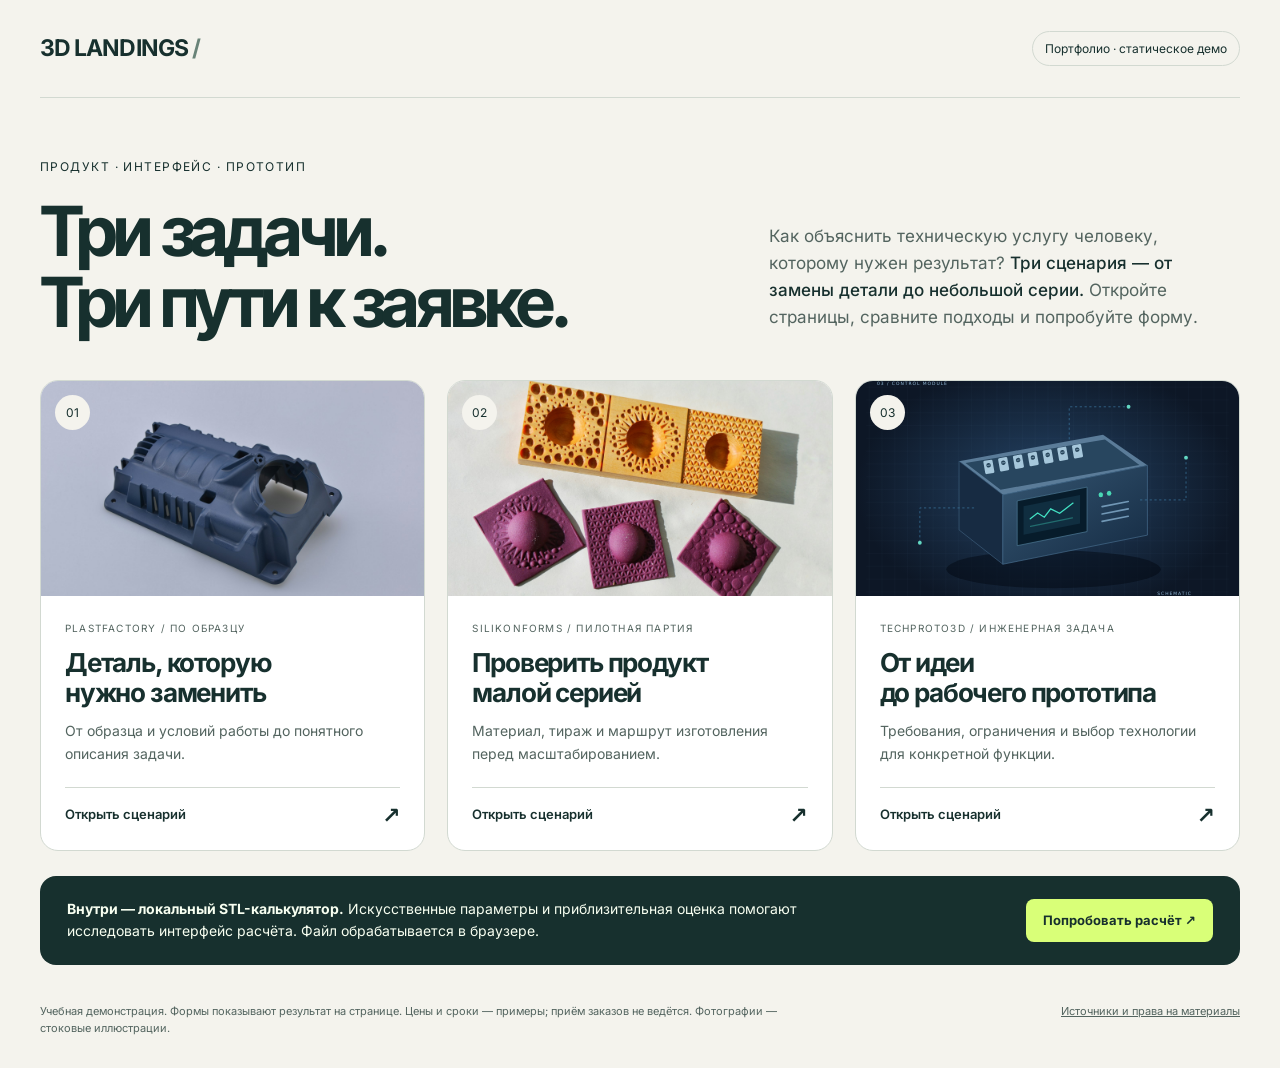
<file: index.html>
<!doctype html>
<html lang="ru">
<head>
  <meta charset="utf-8">
  <meta name="viewport" content="width=device-width, initial-scale=1">
  <meta name="description" content="Три демонстрационных лендинга о прототипах, деталях и пилотных сериях. Статическое портфолио.">
  <meta http-equiv="Content-Security-Policy" content="default-src 'self'; script-src 'none'; style-src 'self' 'unsafe-inline'; img-src 'self'; font-src 'self'; connect-src 'none'; form-action 'none'; base-uri 'none'">
  <title>3D Landings — три задачи, три сценария</title>
  <link rel="icon" href="sites/techproto3d/assets/favicon.svg" type="image/svg+xml">
  <link rel="stylesheet" href="sites/techproto3d/assets/fonts/fonts.css">
  <style>
    :root{color-scheme:light;--ink:#17302e;--muted:#53645f;--paper:#f4f3ed;--line:#d2d9d1;--accent:#d9ff78}
    *{box-sizing:border-box}body{margin:0;background:var(--paper);color:var(--ink);font-family:Inter,system-ui,sans-serif;line-height:1.6}a{color:inherit}a:focus-visible{outline:3px solid #36756a;outline-offset:5px}
    main,header,footer{width:min(1280px,calc(100% - 80px));margin:auto}header{display:flex;justify-content:space-between;align-items:center;padding:30px 0;border-bottom:1px solid var(--line);gap:20px}.wordmark{font-weight:800;letter-spacing:-.04em;font-size:23px}.label{font-size:12px;letter-spacing:.12em;text-transform:uppercase}.pill{padding:7px 12px;border:1px solid var(--line);border-radius:30px;font-size:12px}
    .intro{display:grid;grid-template-columns:1.4fr 1fr;gap:70px;padding:55px 0 43px;align-items:end}h1{font-family:'Inter Tight',Inter,sans-serif;font-size:clamp(42px,5.4vw,76px);line-height:1.02;letter-spacing:-.055em;font-weight:650;margin:18px 0 0}.intro p{max-width:430px;font-size:17px;color:var(--muted);margin:0 0 6px}.intro strong{color:var(--ink);font-weight:500}
    .grid{display:grid;grid-template-columns:repeat(3,minmax(0,1fr));gap:22px}.card{background:#fff;border:1px solid var(--line);border-radius:18px;overflow:hidden;display:flex;flex-direction:column;text-decoration:none;transition:transform .15s,border-color .15s}.card:hover{transform:translateY(-4px);border-color:#668379}.art{height:215px;background:#e6eae5;overflow:hidden;position:relative}.art img{display:block;width:100%;height:100%;object-fit:cover}.number{position:absolute;top:14px;left:14px;border-radius:50%;width:35px;height:35px;display:grid;place-items:center;background:var(--paper);font-size:12px}.body{padding:24px;flex:1;display:flex;flex-direction:column}.body .label{color:var(--muted);font-size:10px}.body h2{font-size:26px;letter-spacing:-.045em;line-height:1.15;margin:12px 0}.body p{font-size:14px;color:var(--muted);margin:0 0 22px}.open{margin-top:auto;display:flex;justify-content:space-between;border-top:1px solid var(--line);padding-top:16px;font-size:13px;font-weight:600}.open span:last-child{font-size:22px;line-height:1}
    .detail{display:flex;justify-content:space-between;align-items:center;gap:30px;background:var(--ink);color:#f8fff1;border-radius:16px;margin:25px 0;padding:22px 27px}.detail p{margin:0;font-size:14px;max-width:770px}.detail a{flex-shrink:0;background:var(--accent);color:var(--ink);padding:11px 17px;border-radius:8px;font-size:13px;font-weight:650;text-decoration:none}footer{display:flex;justify-content:space-between;gap:30px;padding:13px 0 30px;color:var(--muted);font-size:11px}footer p{margin:0;max-width:750px}
    @media(max-width:900px){main,header,footer{width:calc(100% - 36px)}.intro{grid-template-columns:1fr;gap:22px;padding:34px 0}.grid{grid-template-columns:1fr}.art{height:240px}.detail,footer{align-items:flex-start;flex-direction:column;gap:15px}.body h2{font-size:30px}.intro p{max-width:650px}.pill{max-width:155px}.detail a{align-self:flex-start}}
    @media(prefers-reduced-motion:reduce){.card{transition:none}.card:hover{transform:none}}
  </style>
</head>
<body>
  <header><span class="wordmark">3D LANDINGS<span style="color:#698378"> / </span></span><span class="pill">Портфолио · статическое демо</span></header>
  <main>
    <section class="intro"><div><span class="label">Продукт · интерфейс · прототип</span><h1>Три задачи.<br>Три пути к заявке.</h1></div><p>Как объяснить техническую услугу человеку, которому нужен результат? <strong>Три сценария — от замены детали до небольшой серии.</strong> Откройте страницы, сравните подходы и попробуйте форму.</p></section>
    <section class="grid" aria-label="Демонстрационные страницы">
      <a class="card" href="sites/plastfactory/index.html"><div class="art"><img src="sites/plastfactory/assets/img/hero.jpg" alt="Стоковая иллюстрация пластиковой детали"><span class="number">01</span></div><div class="body"><span class="label">PlastFactory / по образцу</span><h2>Деталь, которую<br>нужно заменить</h2><p>От образца и условий работы до понятного описания задачи.</p><div class="open"><span>Открыть сценарий</span><span aria-hidden="true">↗</span></div></div></a>
      <a class="card" href="sites/silikonforms/index.html"><div class="art"><img src="sites/silikonforms/assets/img/mold.jpg" alt="Стоковая иллюстрация формы и деталей"><span class="number">02</span></div><div class="body"><span class="label">SilikonForms / пилотная партия</span><h2>Проверить продукт<br>малой серией</h2><p>Материал, тираж и маршрут изготовления перед масштабированием.</p><div class="open"><span>Открыть сценарий</span><span aria-hidden="true">↗</span></div></div></a>
      <a class="card" href="sites/techproto3d/index.html"><div class="art"><img src="sites/techproto3d/assets/img/device.svg" alt="Авторская схема функционального корпуса"><span class="number">03</span></div><div class="body"><span class="label">TechProto3D / инженерная задача</span><h2>От идеи<br>до рабочего прототипа</h2><p>Требования, ограничения и выбор технологии для конкретной функции.</p><div class="open"><span>Открыть сценарий</span><span aria-hidden="true">↗</span></div></div></a>
    </section>
    <aside class="detail"><p><strong>Внутри — локальный STL-калькулятор.</strong> Искусственные параметры и приблизительная оценка помогают исследовать интерфейс расчёта. Файл обрабатывается в браузере.</p><a href="sites/silikonforms/calc/index.html">Попробовать расчёт ↗</a></aside>
  </main>
  <footer><p>Учебная демонстрация. Формы показывают результат на странице. Цены и сроки — примеры; приём заказов не ведётся. Фотографии — стоковые иллюстрации.</p><a href="THIRD_PARTY_NOTICES.md">Источники и права на материалы</a></footer>
</body>
</html>
</file>
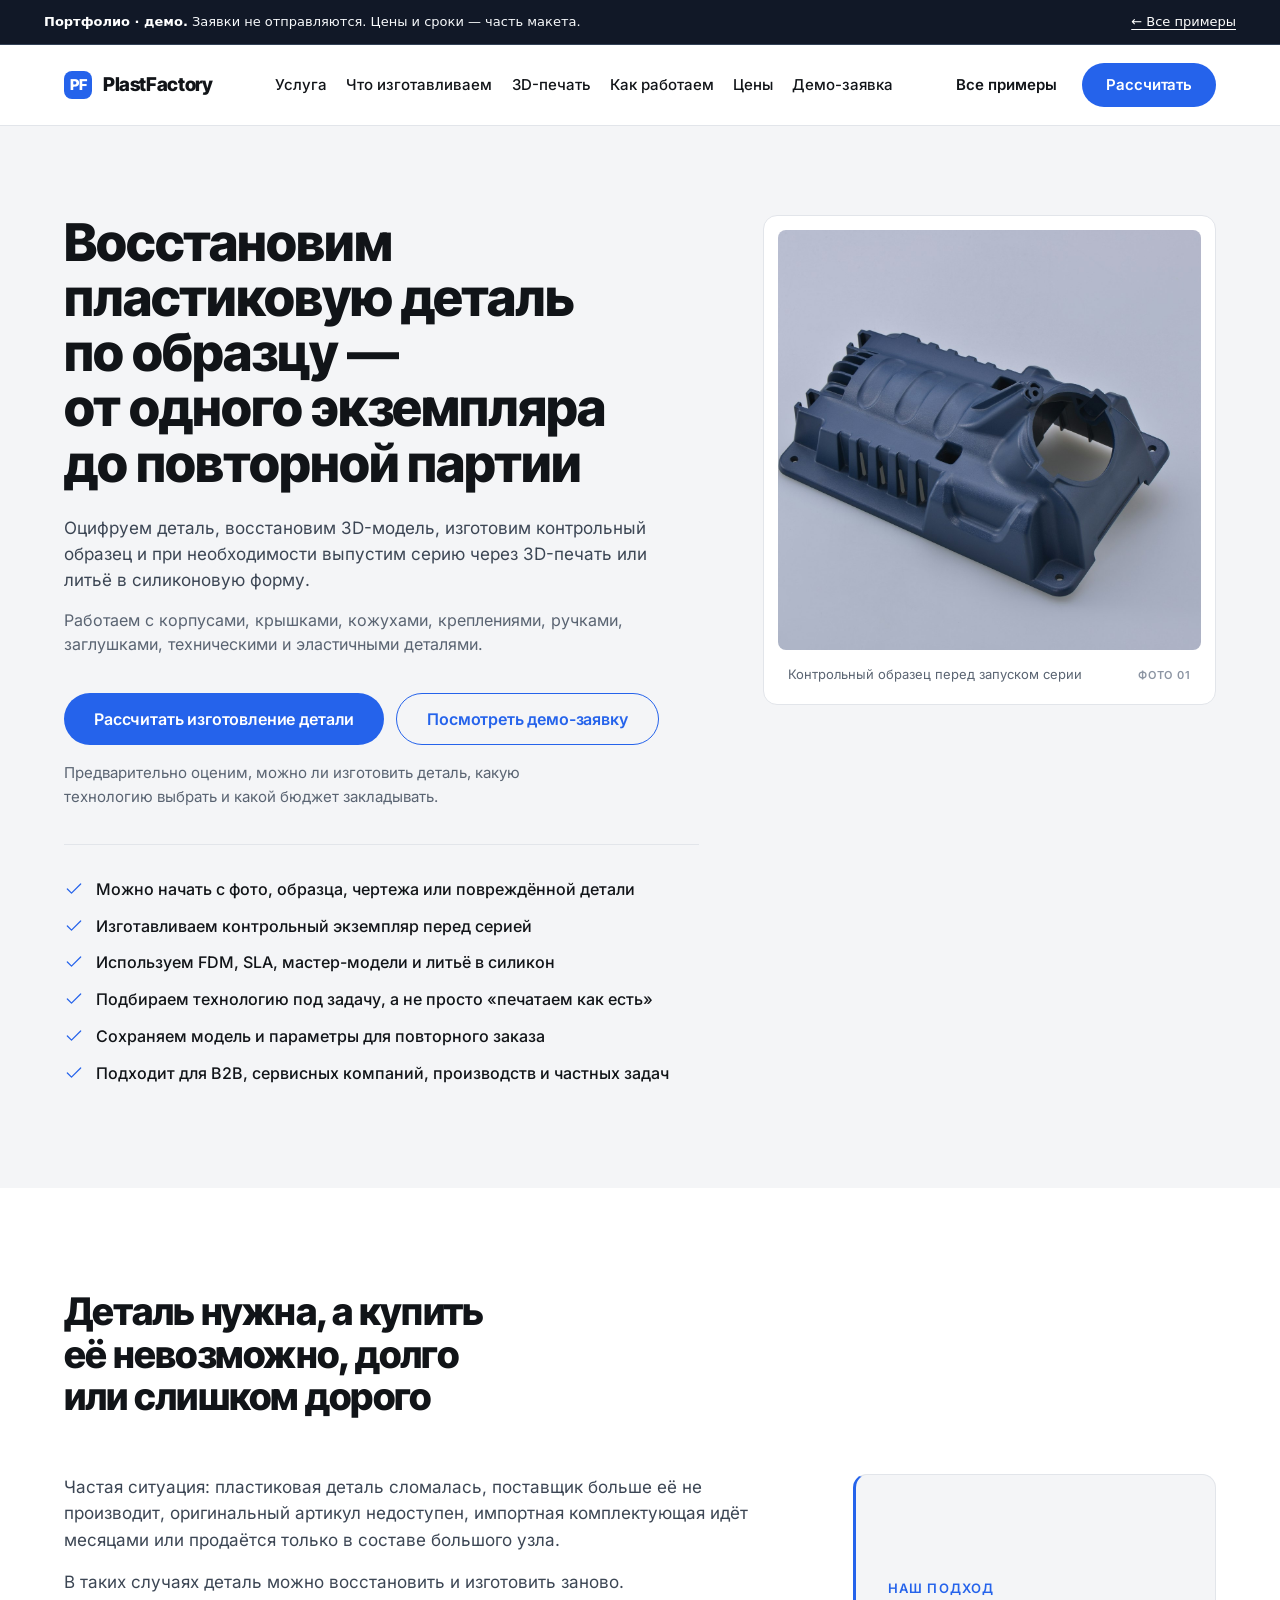
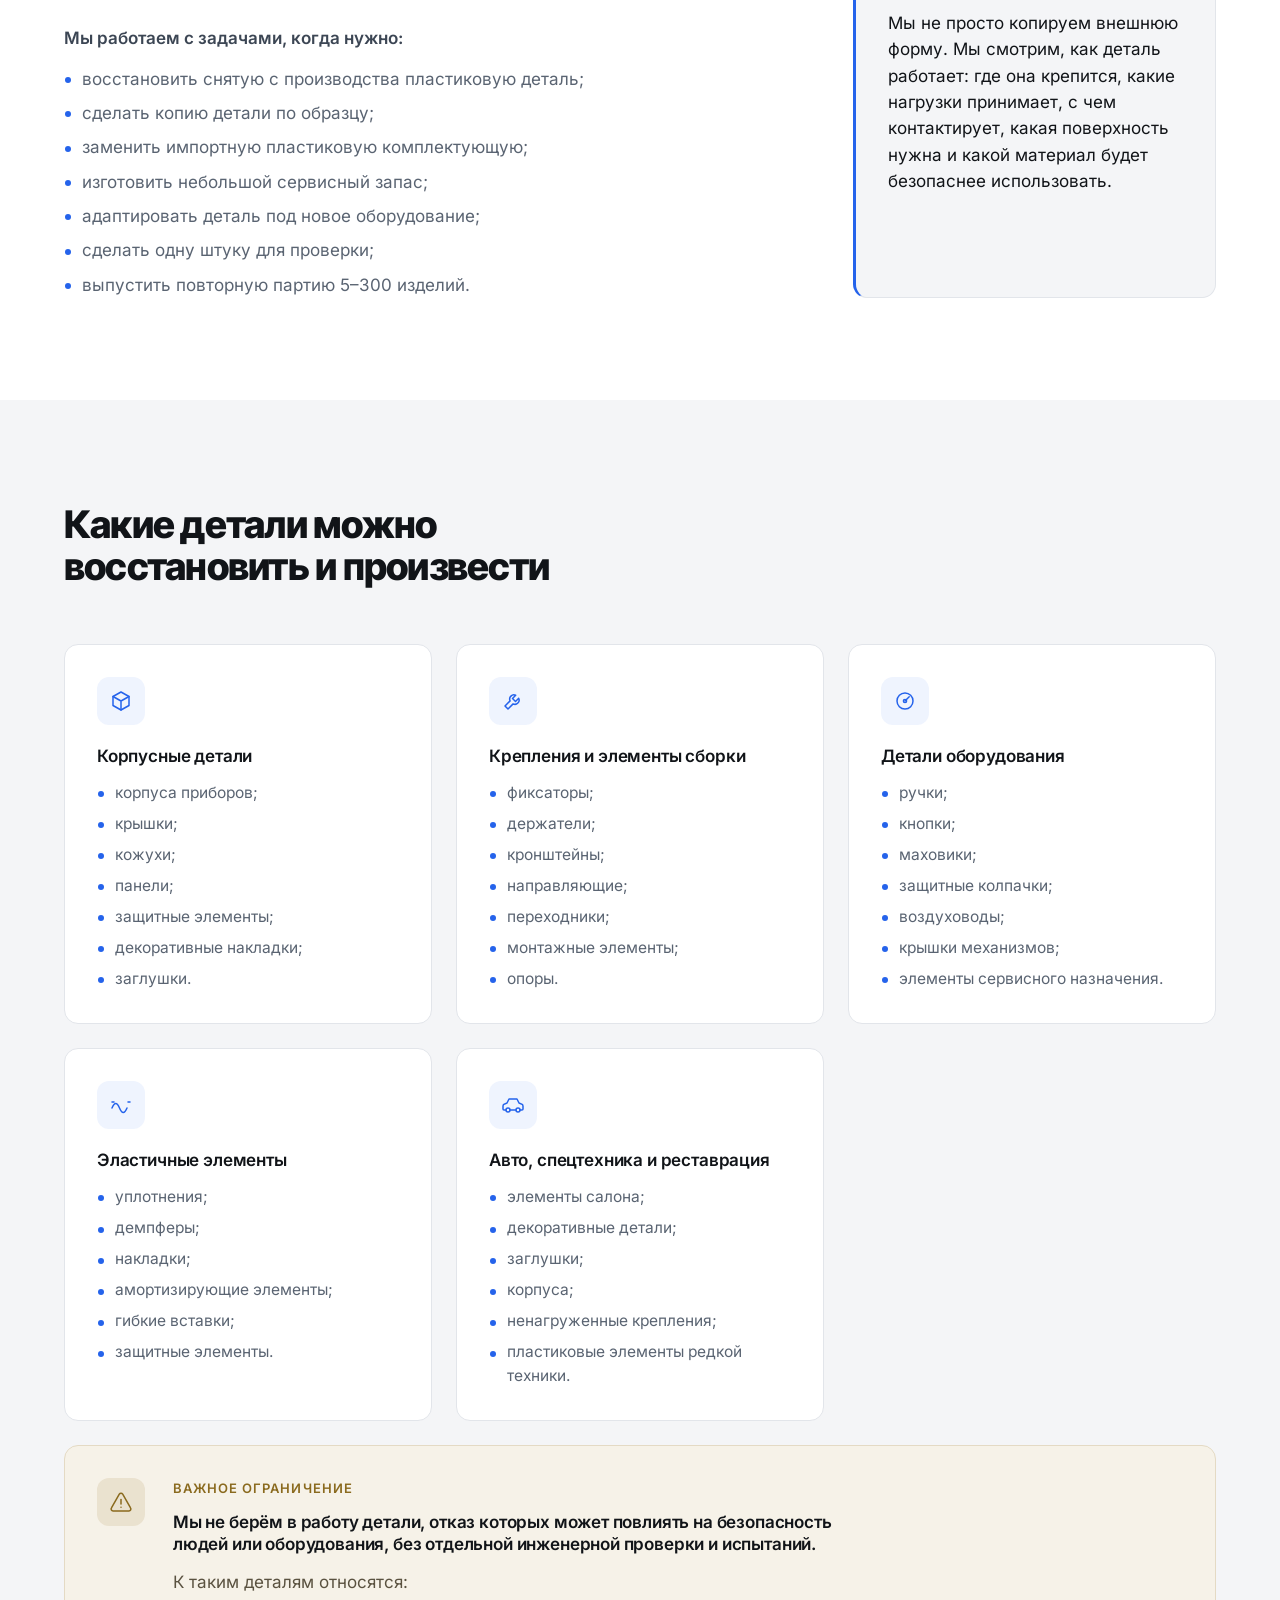
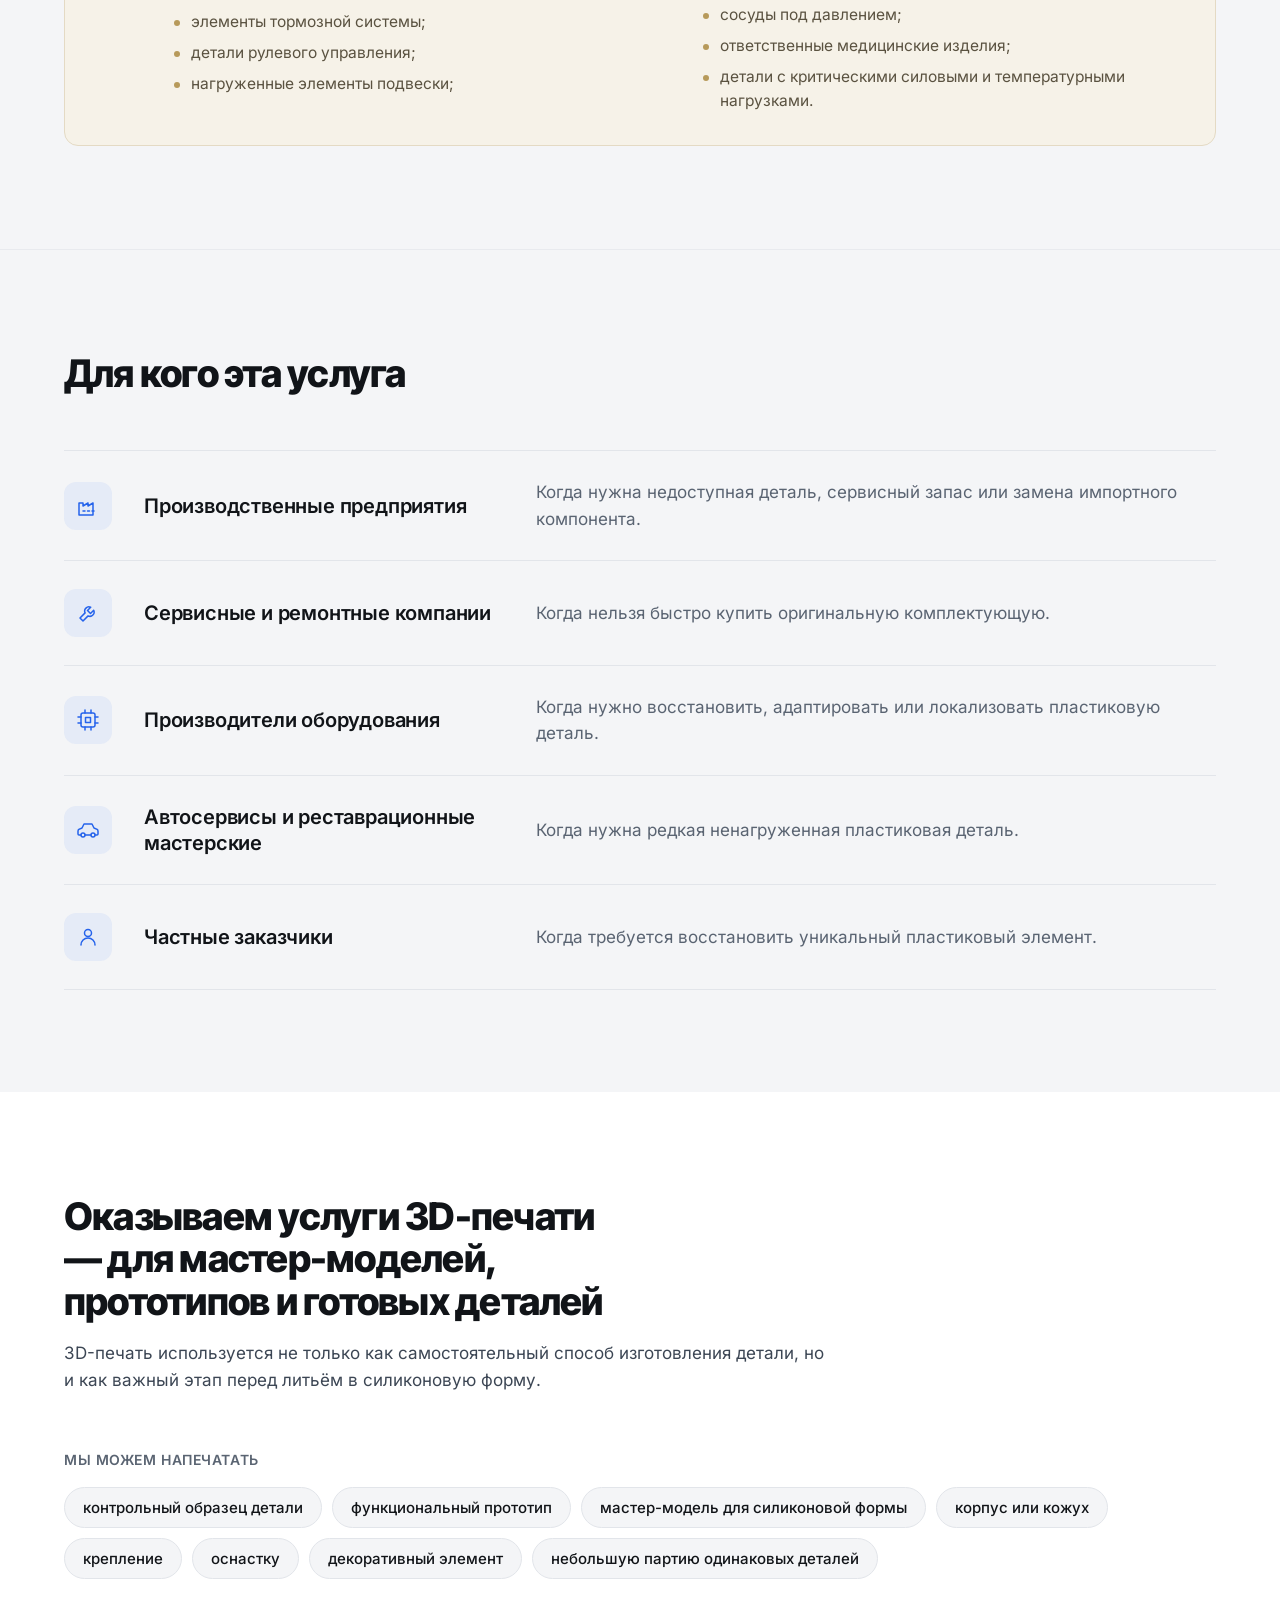
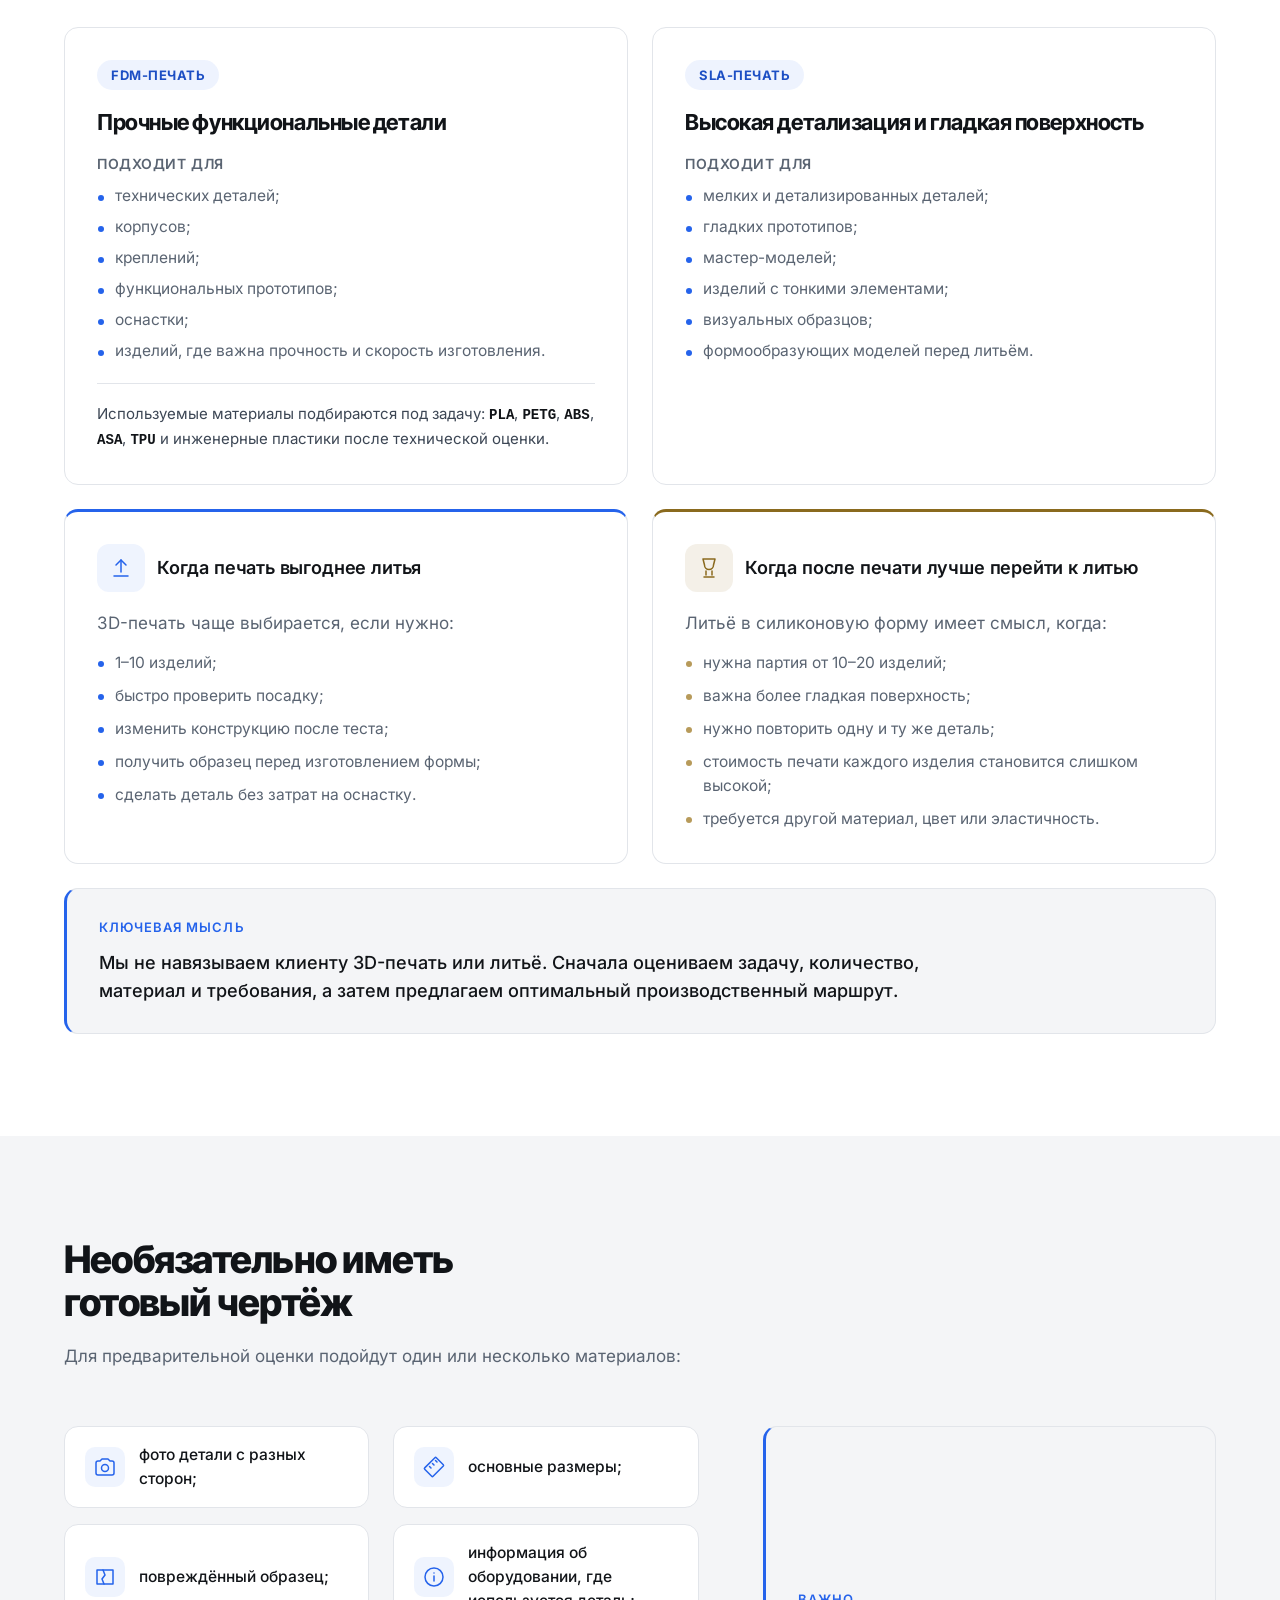
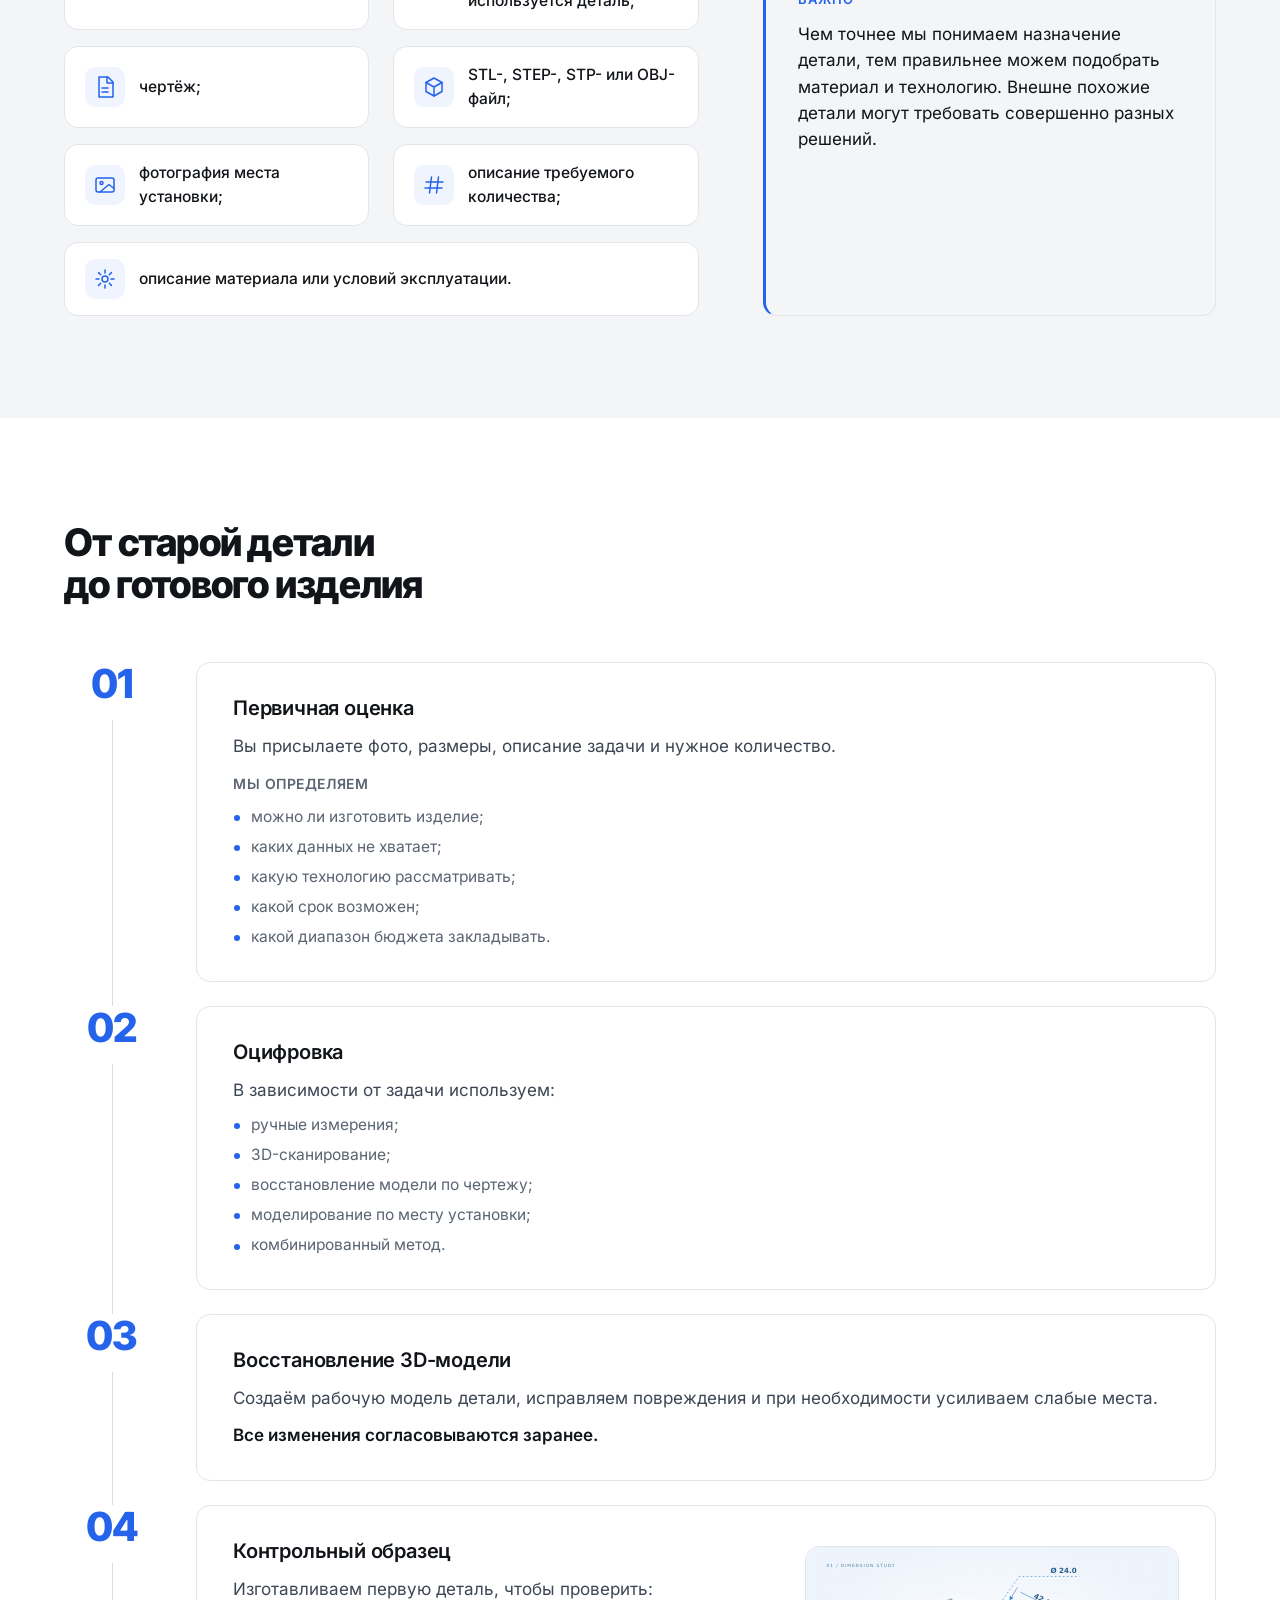
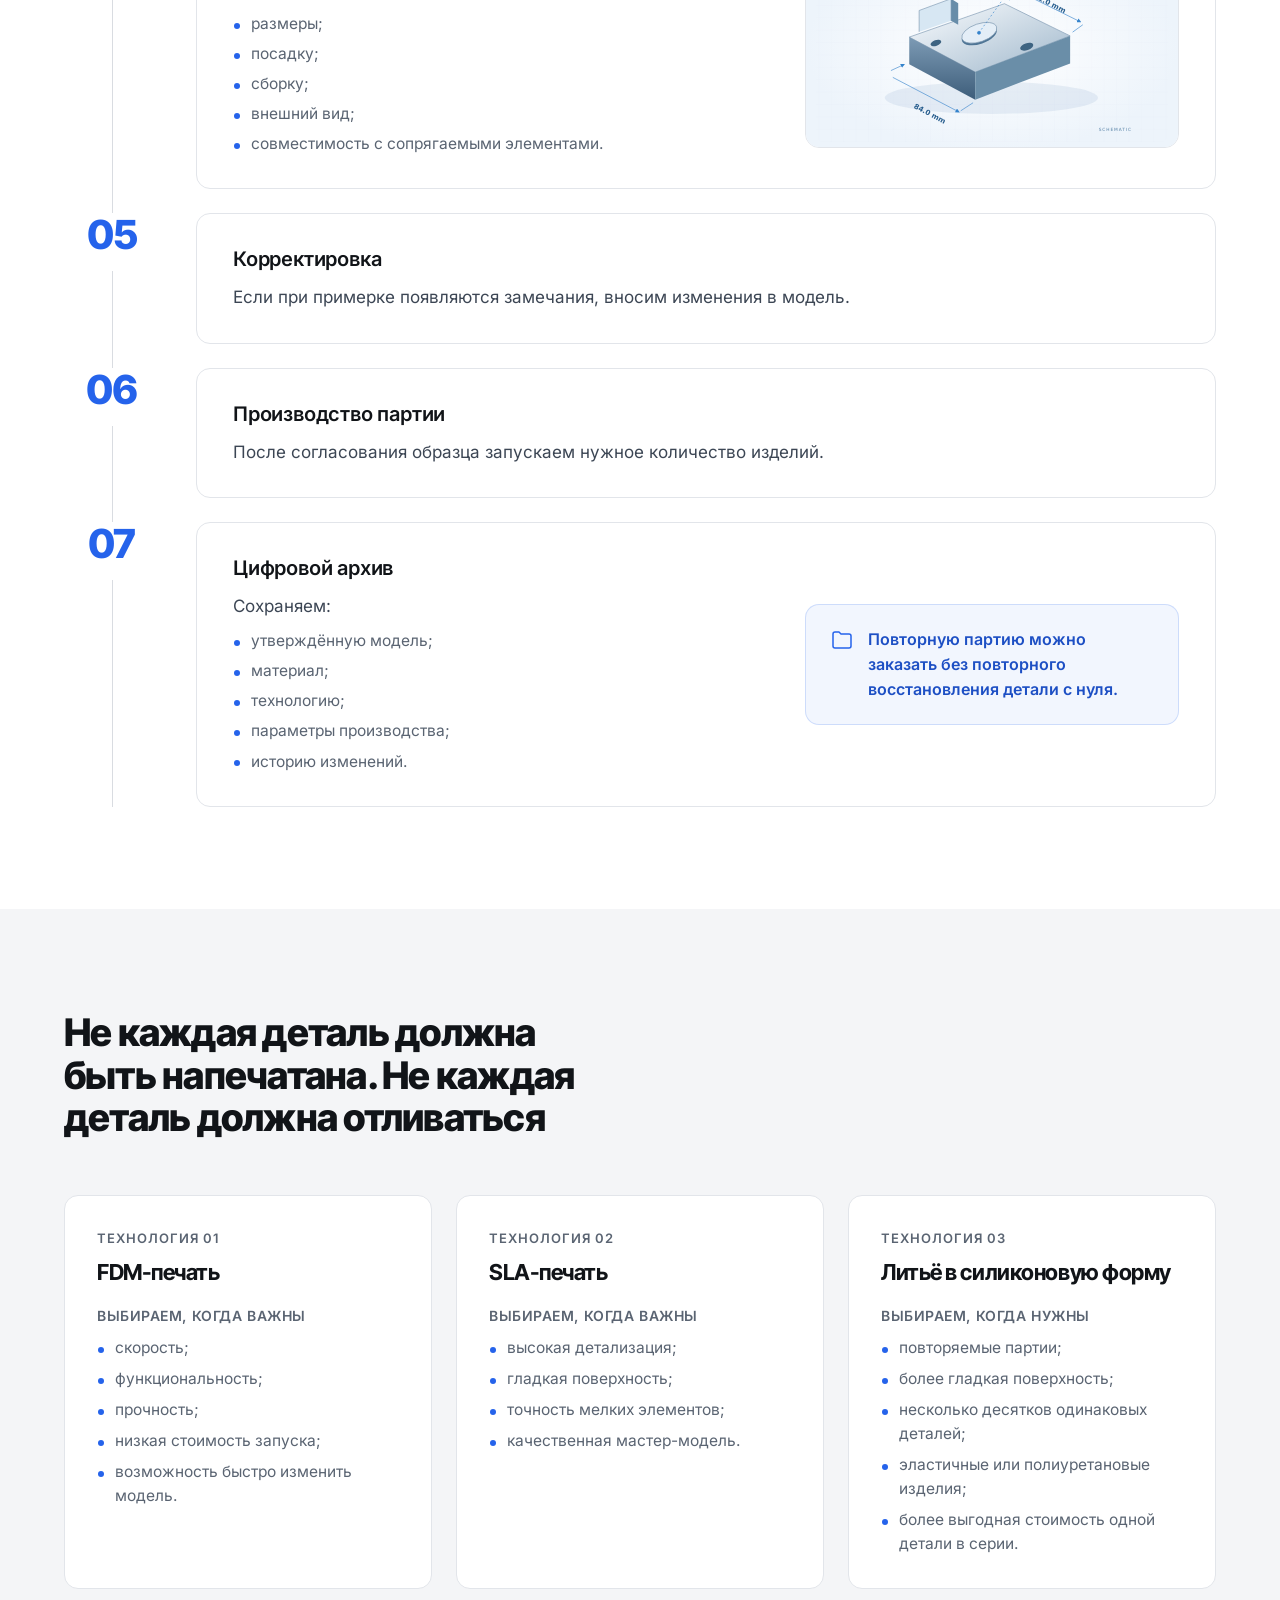
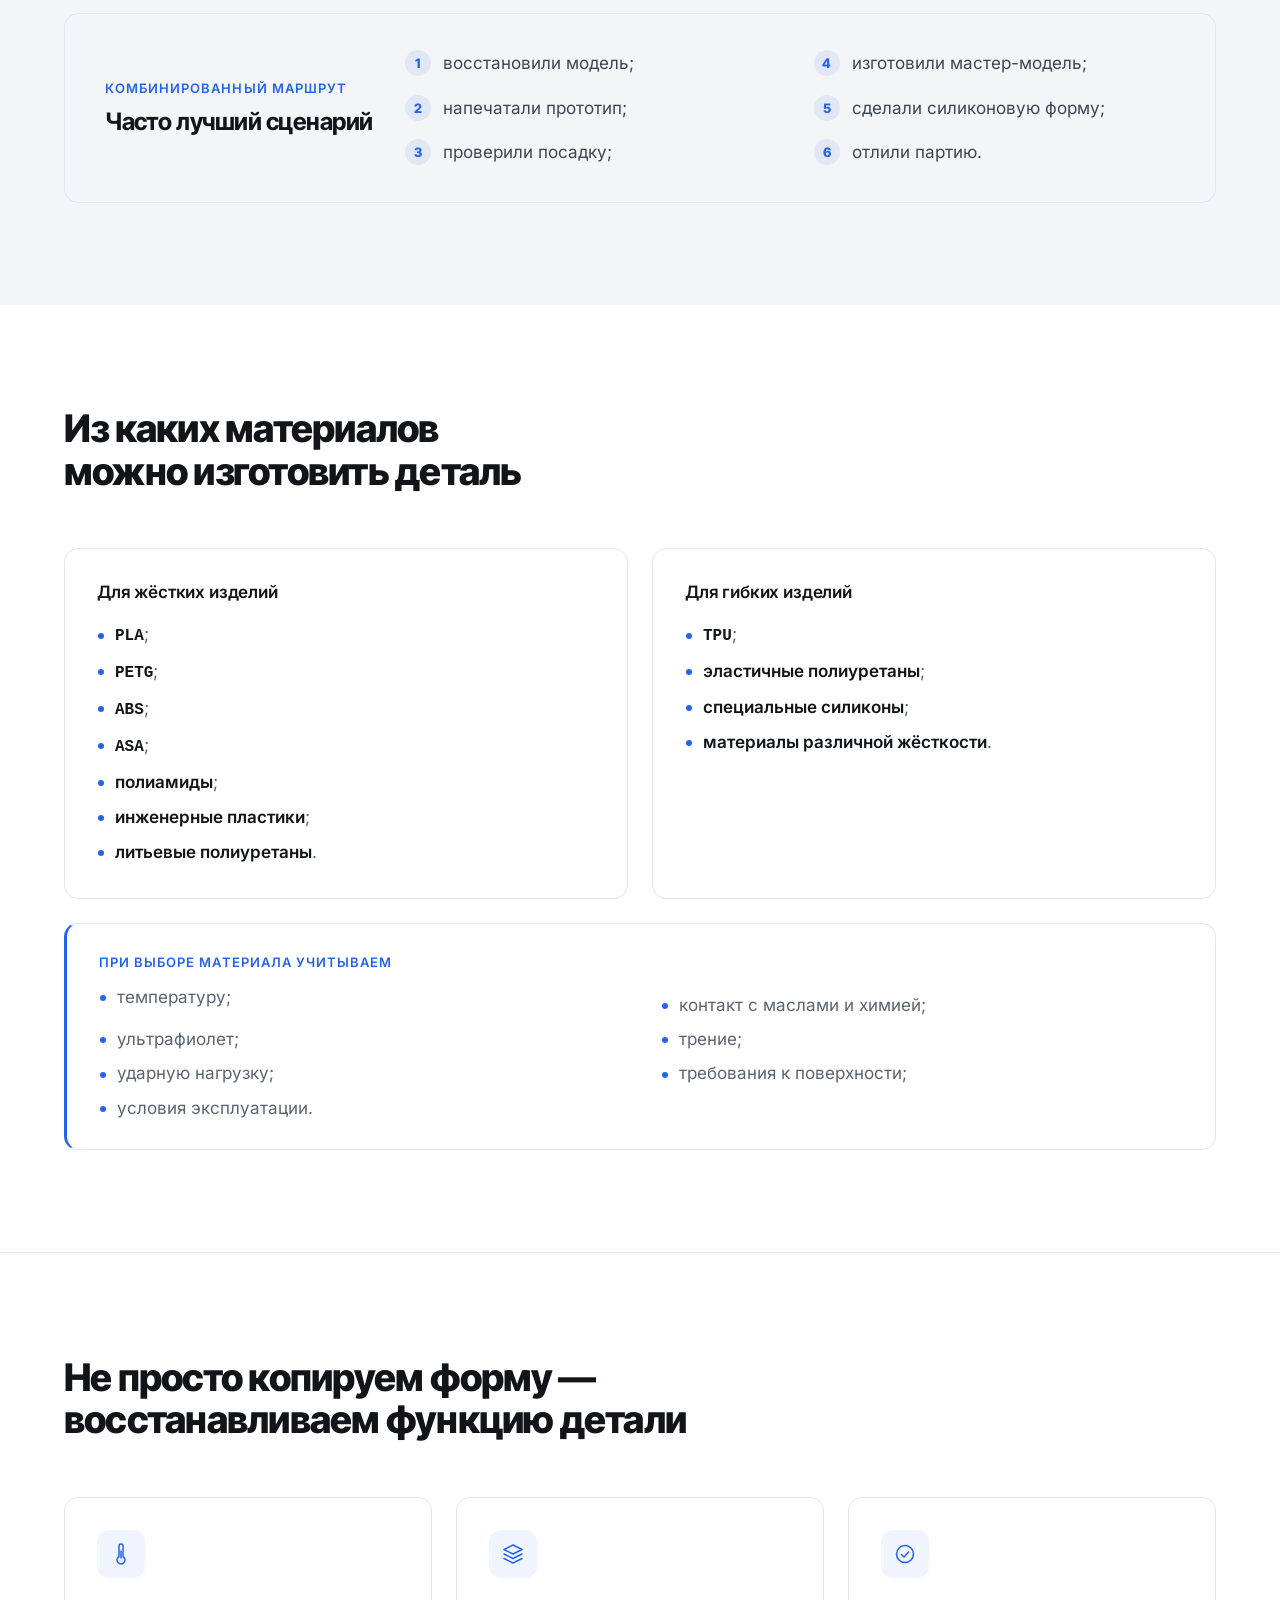
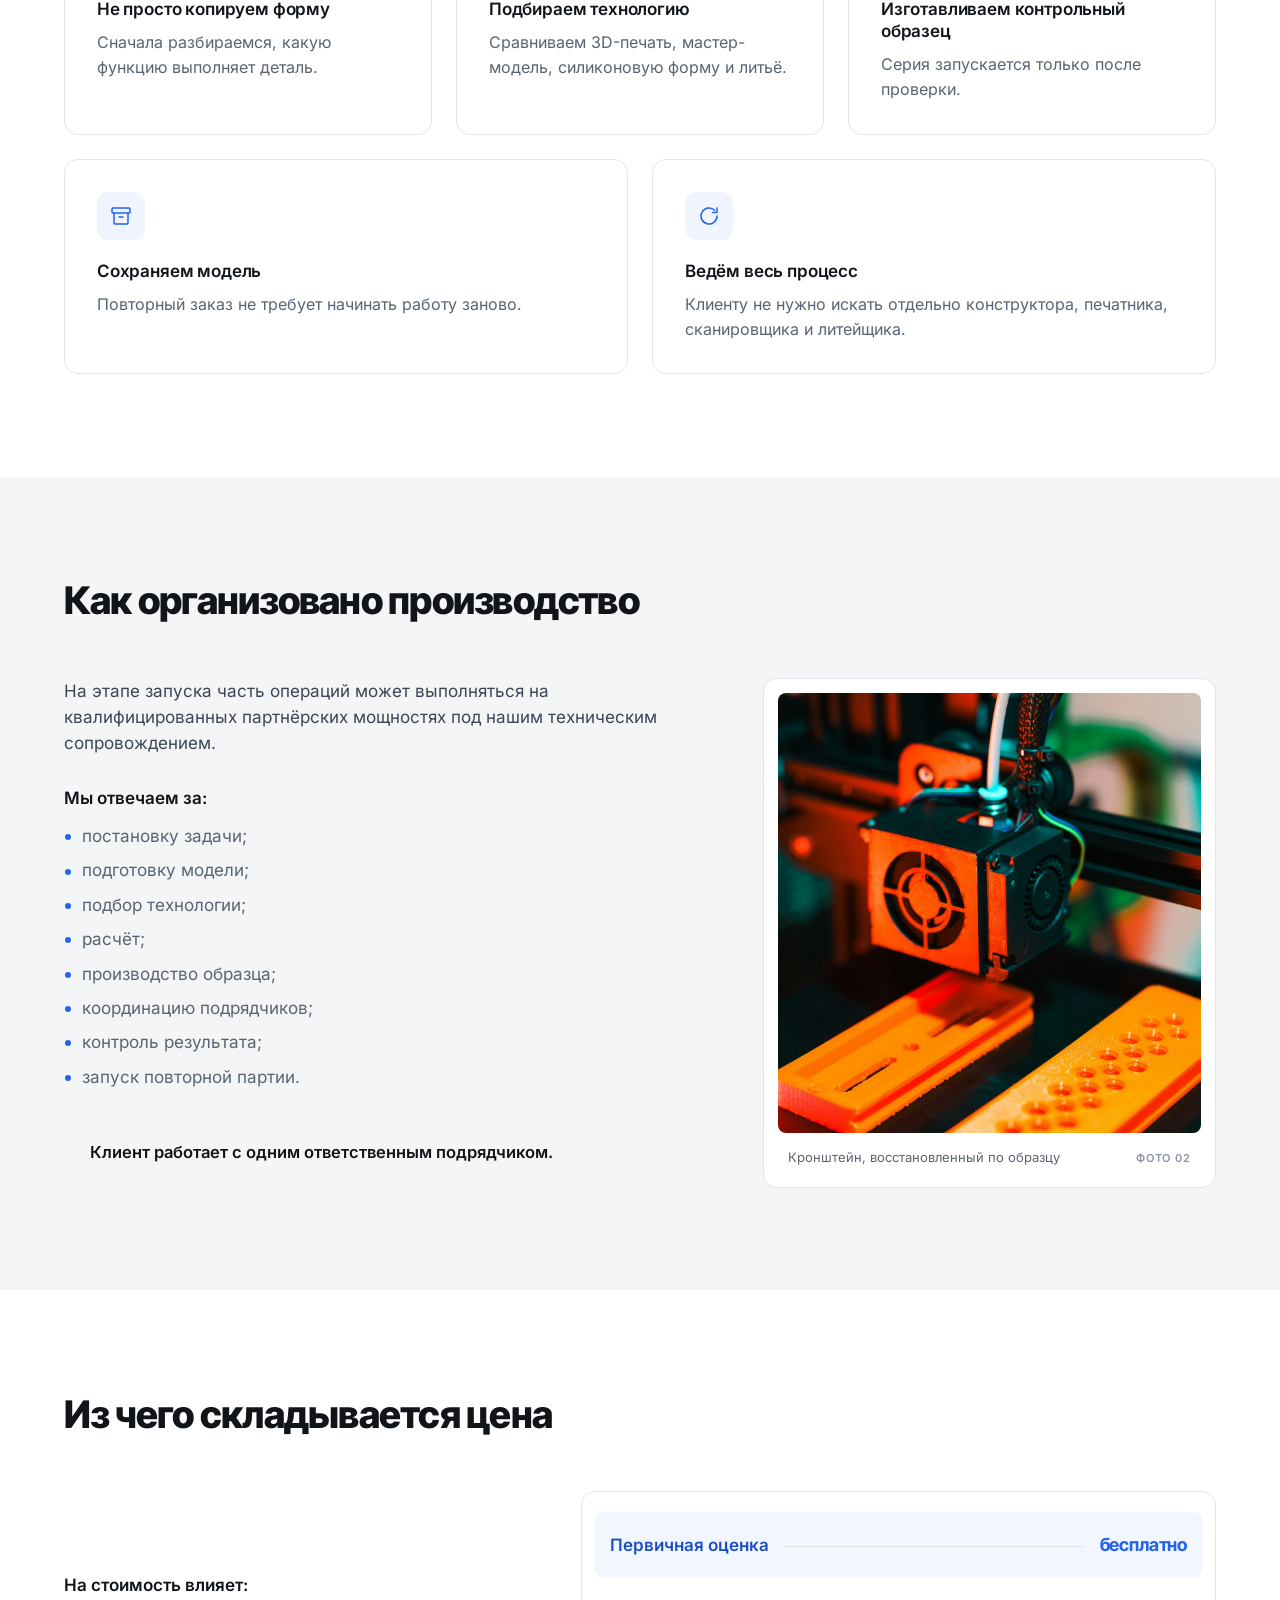
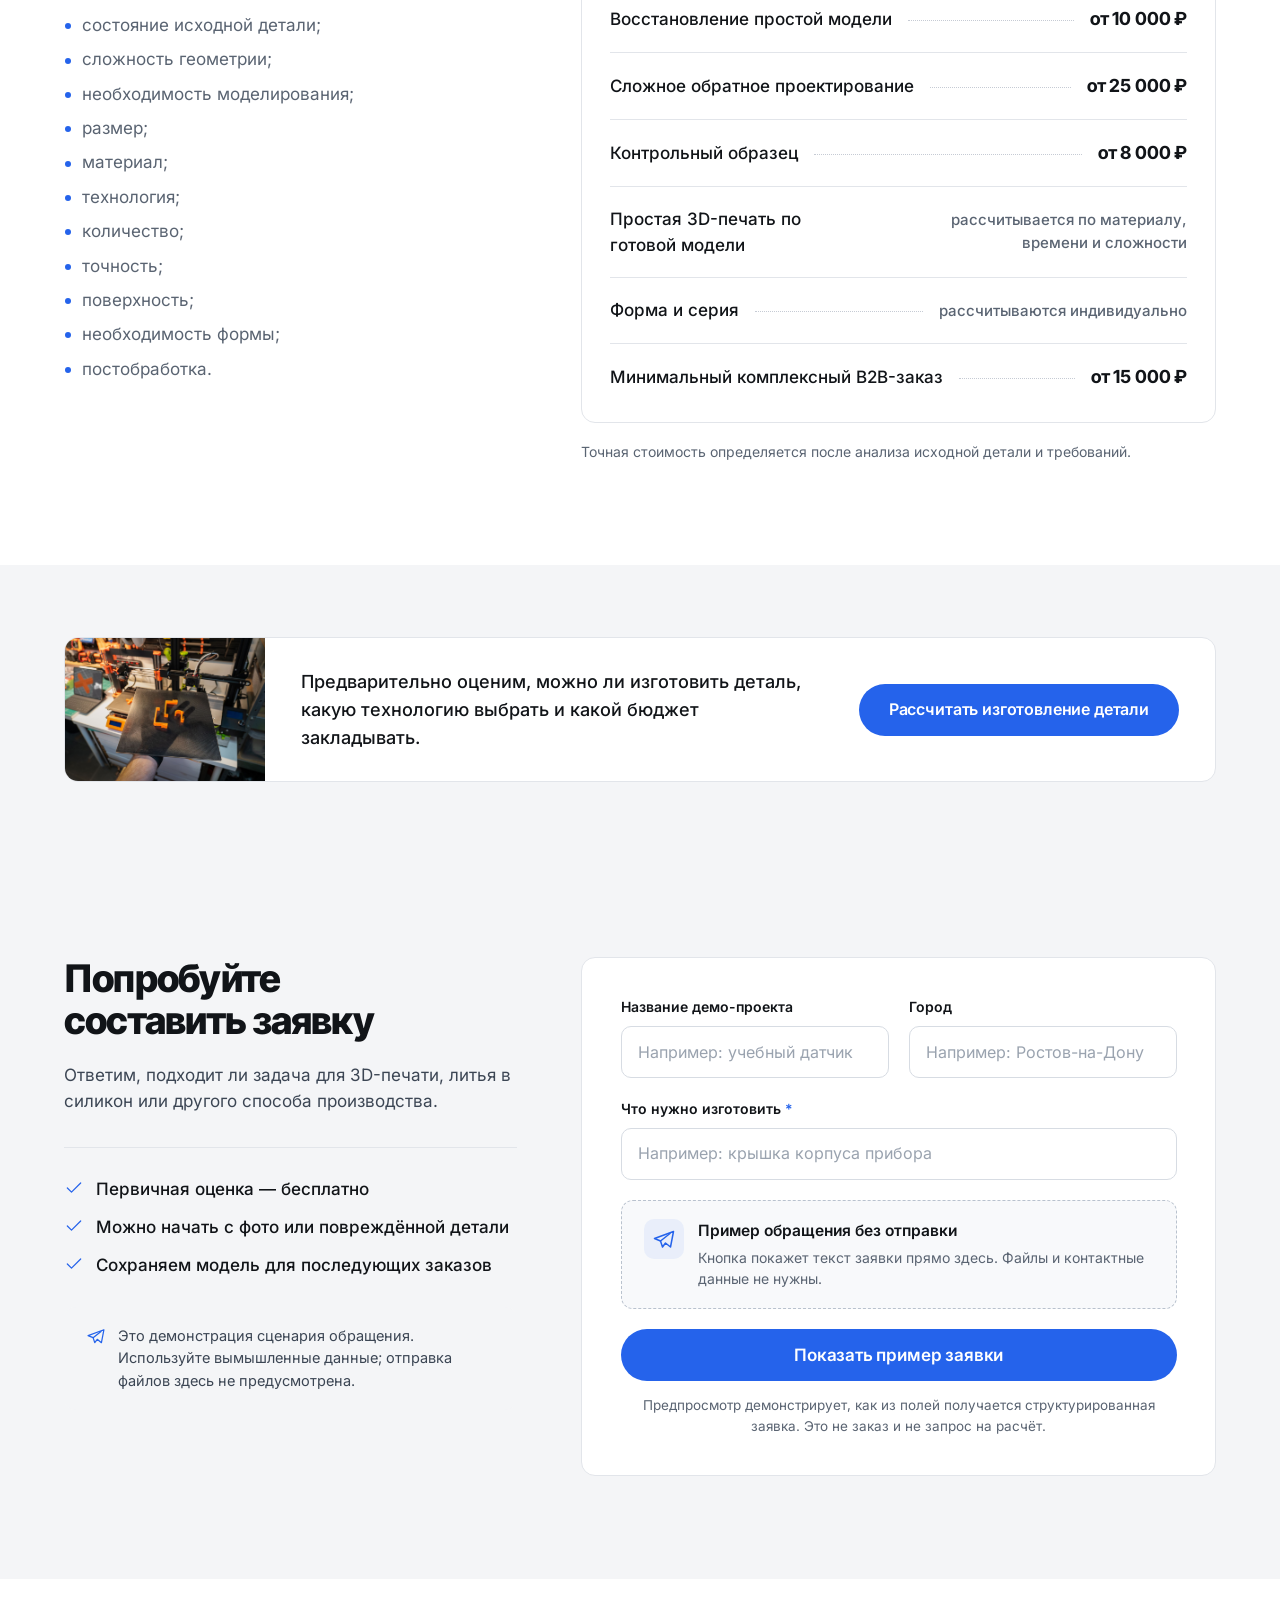
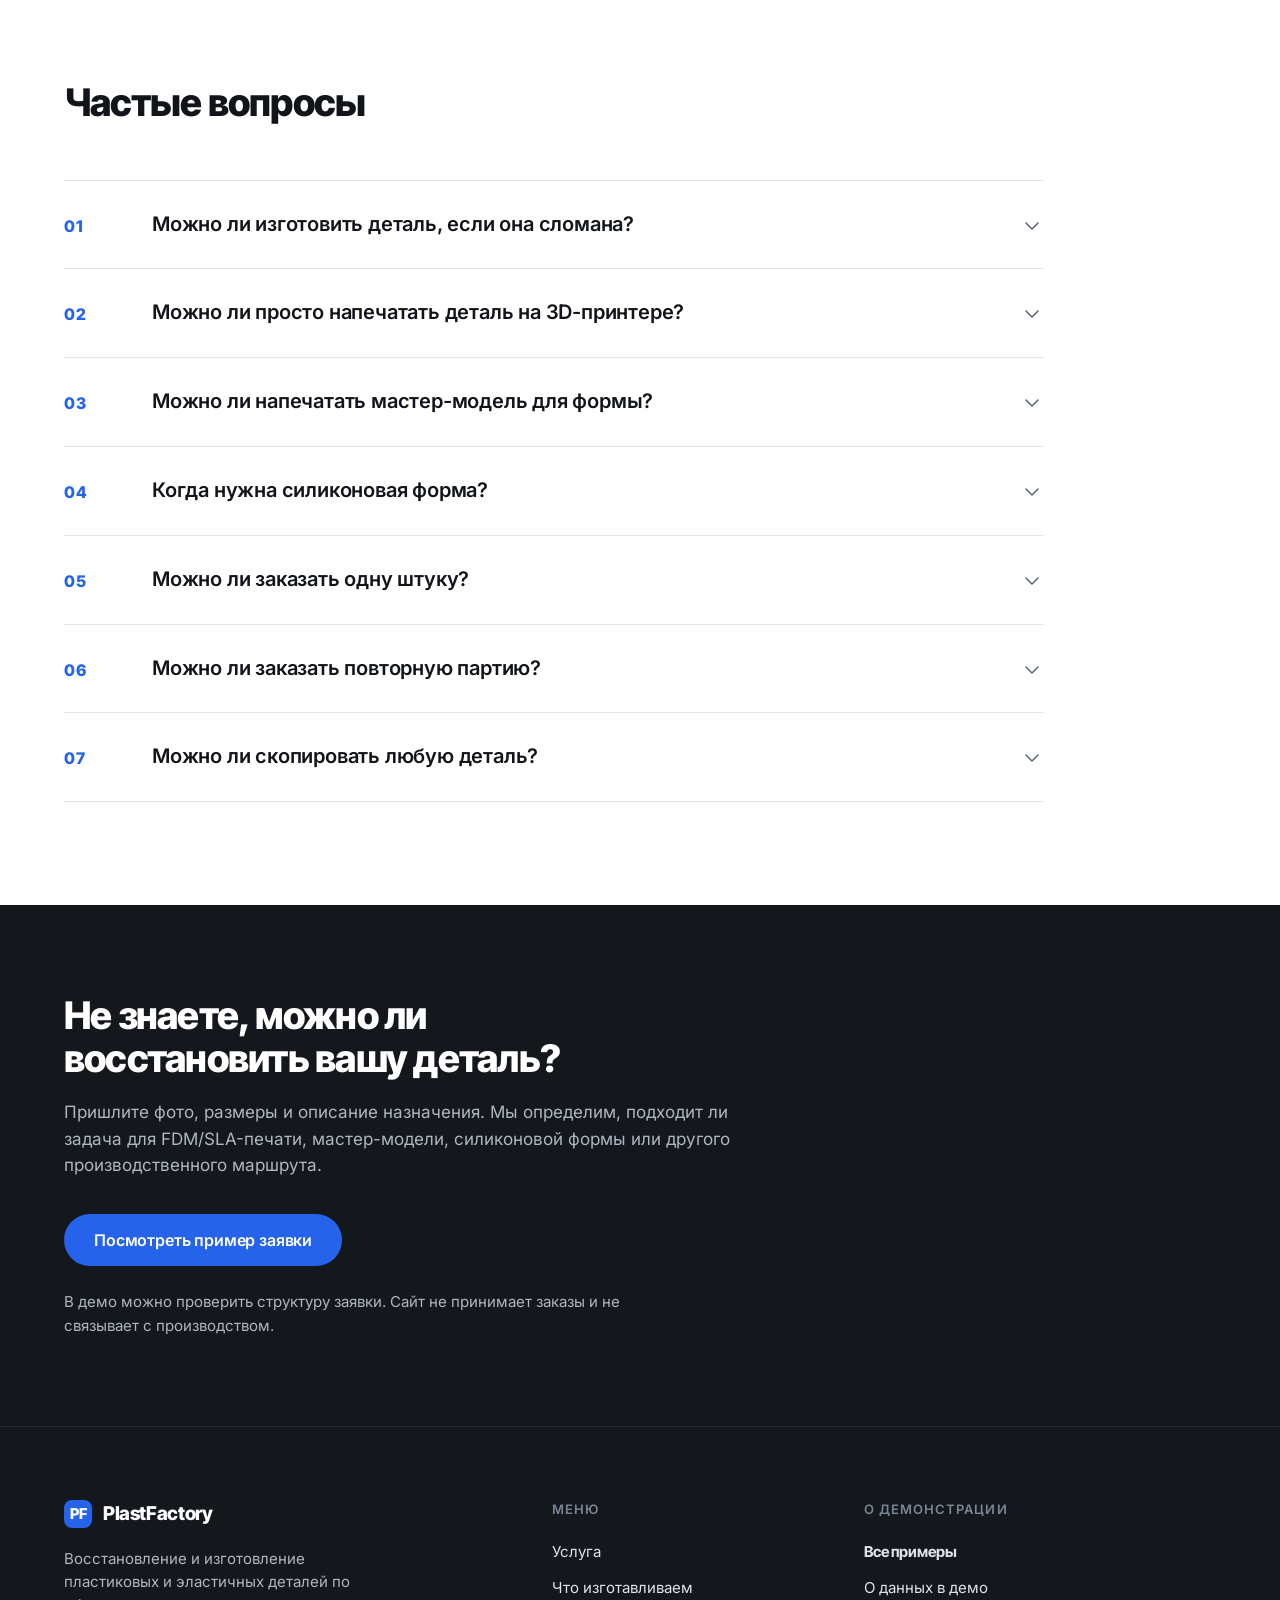
<file: sites/plastfactory/index.html>
<!DOCTYPE html>
<html lang="ru">
<head>
<meta charset="UTF-8">
<meta name="viewport" content="width=device-width, initial-scale=1">
<meta name="robots" content="noindex, nofollow">
<title>Демо · Изготовление пластиковых деталей по образцу в Ростове-на-Дону</title>
<meta name="description" content="Восстановим пластиковую или эластичную деталь по образцу, фото, чертежу или 3D-модели. 3D-печать FDM/SLA, мастер-модели, силиконовые формы и малые партии пластиковых изделий.">
<meta property="og:title" content="Изготовление пластиковых деталей по образцу в Ростове-на-Дону">
<meta property="og:description" content="Восстановим пластиковую или эластичную деталь по образцу, фото, чертежу или 3D-модели. 3D-печать FDM/SLA, мастер-модели, силиконовые формы и малые партии пластиковых изделий.">
<meta property="og:type" content="website">
<link rel="icon" href="assets/favicon.svg" type="image/svg+xml">
<link rel="stylesheet" href="assets/fonts/fonts.css">
<link rel="stylesheet" href="assets/styles.css">
<script src="assets/lead.js" defer></script>
<script src="assets/ui.js" defer></script>
</head>
<body>

<aside class="demo-banner" aria-label="Демонстрационный проект">
  <div class="demo-banner__inner">
    <span><strong>Портфолио · демо.</strong> Заявки не отправляются. Цены и сроки — часть макета.</span>
    <a href="../../index.html">← Все примеры</a>
  </div>
</aside>


<a class="skip-link" href="#main">Перейти к содержимому</a>

<!-- ШАПКА -->
<header>
  <div class="wrap hd">
    <a class="logo" href="#" aria-label="PlastFactory — на главную">
      <span class="logo-mark">PF</span>
      <span class="logo-name">PlastFactory</span>
    </a>
    <nav id="main-nav" data-nav aria-label="Основная навигация">
      <a href="#problem">Услуга</a>
      <a href="#parts">Что изготавливаем</a>
      <a href="#print">3D-печать</a>
      <a href="#process">Как работаем</a>
      <a href="#price">Цены</a>
      <a href="#form">Демо-заявка</a>
    </nav>
    <a class="hd-phone" href="../../index.html">Все примеры</a>
    <a class="btn btn-p btn-sm" href="#form">Рассчитать</a>
    <button class="burger" type="button" data-burger aria-label="Меню" aria-expanded="false" aria-controls="main-nav">
      <svg viewBox="0 0 24 24" aria-hidden="true"><path d="M4 7h16M4 12h16M4 17h16"/></svg>
    </button>
  </div>
</header>

<main id="main">

<!-- [01] HERO · Блок 1 -->
<section class="hero">
  <div class="wrap">
    <div class="hero-grid">
      <div>
        <h1>Восстановим пластиковую деталь по образцу — от&nbsp;одного экземпляра до&nbsp;повторной партии</h1>
        <p class="sub">Оцифруем деталь, восстановим 3D-модель, изготовим контрольный образец и при необходимости выпустим серию через 3D-печать или литьё в силиконовую форму.</p>
        <p class="sub2">Работаем с корпусами, крышками, кожухами, креплениями, ручками, заглушками, техническими и эластичными деталями.</p>
        <div class="hero-cta">
          <a class="btn btn-p" href="#form">Рассчитать изготовление детали</a>
          <a class="btn btn-s" href="#form">Посмотреть демо-заявку</a>
        </div>
        <p class="hero-note">Предварительно оценим, можно ли изготовить деталь, какую технологию выбрать и какой бюджет закладывать.</p>
        <ul class="checkl hero-feats">
          <li><svg class="i i-s" viewBox="0 0 24 24" aria-hidden="true"><path d="M20 6L9 17l-5-5"/></svg>Можно начать с фото, образца, чертежа или повреждённой детали</li>
          <li><svg class="i i-s" viewBox="0 0 24 24" aria-hidden="true"><path d="M20 6L9 17l-5-5"/></svg>Изготавливаем контрольный экземпляр перед серией</li>
          <li><svg class="i i-s" viewBox="0 0 24 24" aria-hidden="true"><path d="M20 6L9 17l-5-5"/></svg>Используем FDM, SLA, мастер-модели и литьё в силикон</li>
          <li><svg class="i i-s" viewBox="0 0 24 24" aria-hidden="true"><path d="M20 6L9 17l-5-5"/></svg>Подбираем технологию под задачу, а не просто «печатаем как есть»</li>
          <li><svg class="i i-s" viewBox="0 0 24 24" aria-hidden="true"><path d="M20 6L9 17l-5-5"/></svg>Сохраняем модель и параметры для повторного заказа</li>
          <li><svg class="i i-s" viewBox="0 0 24 24" aria-hidden="true"><path d="M20 6L9 17l-5-5"/></svg>Подходит для B2B, сервисных компаний, производств и частных задач</li>
        </ul>
      </div>
      <div class="hero-img card">
        <img src="assets/img/hero.jpg" alt="Пластиковая деталь, изготовленная по образцу" width="900" height="675" loading="eager">
        <div class="ph-cap">
          <span class="cap">Контрольный образец перед запуском серии</span>
          <span class="tag">ФОТО 01</span>
        </div>
      </div>
    </div>
  </div>
</section>

<!-- [02] ПРОБЛЕМА · Блок 2 -->
<section class="s-white" id="problem">
  <div class="wrap">
    <div class="sec-head">
      <h2>Деталь нужна, а купить её невозможно, долго или слишком&nbsp;дорого</h2>
    </div>
    <div class="prob-grid">
      <div class="prob-text">
        <p>Частая ситуация: пластиковая деталь сломалась, поставщик больше её не производит, оригинальный артикул недоступен, импортная комплектующая идёт месяцами или продаётся только в составе большого узла.</p>
        <p style="margin-top:16px;max-width:65ch;color:#3C4654">В таких случаях деталь можно восстановить и изготовить заново.</p>
        <p class="prob-lead">Мы работаем с задачами, когда нужно:</p>
        <ul class="dotl">
          <li>восстановить снятую с производства пластиковую деталь;</li>
          <li>сделать копию детали по образцу;</li>
          <li>заменить импортную пластиковую комплектующую;</li>
          <li>изготовить небольшой сервисный запас;</li>
          <li>адаптировать деталь под новое оборудование;</li>
          <li>сделать одну штуку для проверки;</li>
          <li>выпустить повторную партию 5–300 изделий.</li>
        </ul>
      </div>
      <div class="callout" style="background:#F4F5F7">
        <div class="c-title">Наш подход</div>
        <p>Мы не просто копируем внешнюю форму. Мы смотрим, как деталь работает: где она крепится, какие нагрузки принимает, с чем контактирует, какая поверхность нужна и какой материал будет безопаснее использовать.</p>
      </div>
    </div>
  </div>
</section>

<!-- [03] ЧТО ИЗГОТАВЛИВАЕМ · Блок 3 -->
<section id="parts">
  <div class="wrap">
    <div class="sec-head">
      <h2>Какие детали можно восстановить и произвести</h2>
    </div>
    <div class="parts-grid">

      <div class="card part-card">
        <div class="ic"><svg class="i" viewBox="0 0 24 24" aria-hidden="true"><path d="M12 3l8 4.5v9L12 21l-8-4.5v-9z"/><path d="M12 12l8-4.5M12 12L4 7.5M12 12v9"/></svg></div>
        <h3>Корпусные детали</h3>
        <ul class="dotl">
          <li>корпуса приборов;</li>
          <li>крышки;</li>
          <li>кожухи;</li>
          <li>панели;</li>
          <li>защитные элементы;</li>
          <li>декоративные накладки;</li>
          <li>заглушки.</li>
        </ul>
      </div>

      <div class="card part-card">
        <div class="ic"><svg class="i" viewBox="0 0 24 24" aria-hidden="true"><path d="M14.7 6.3a4.2 4.2 0 0 0-5.6 5.6L4 17l3 3 5.1-5.1a4.2 4.2 0 0 0 5.6-5.6L14.5 12.5l-3-3z"/></svg></div>
        <h3>Крепления и элементы сборки</h3>
        <ul class="dotl">
          <li>фиксаторы;</li>
          <li>держатели;</li>
          <li>кронштейны;</li>
          <li>направляющие;</li>
          <li>переходники;</li>
          <li>монтажные элементы;</li>
          <li>опоры.</li>
        </ul>
      </div>

      <div class="card part-card">
        <div class="ic"><svg class="i" viewBox="0 0 24 24" aria-hidden="true"><circle cx="12" cy="12" r="8"/><path d="M12 12l4.2-4.2"/><circle cx="12" cy="12" r="1.6"/></svg></div>
        <h3>Детали оборудования</h3>
        <ul class="dotl">
          <li>ручки;</li>
          <li>кнопки;</li>
          <li>маховики;</li>
          <li>защитные колпачки;</li>
          <li>воздуховоды;</li>
          <li>крышки механизмов;</li>
          <li>элементы сервисного назначения.</li>
        </ul>
      </div>

      <div class="card part-card">
        <div class="ic"><svg class="i" viewBox="0 0 24 24" aria-hidden="true"><path d="M3 15c2.5-6 5-6 7.5 0s5 6 7.5 0"/><path d="M3 9h2M19 9h2"/></svg></div>
        <h3>Эластичные элементы</h3>
        <ul class="dotl">
          <li>уплотнения;</li>
          <li>демпферы;</li>
          <li>накладки;</li>
          <li>амортизирующие элементы;</li>
          <li>гибкие вставки;</li>
          <li>защитные элементы.</li>
        </ul>
      </div>

      <div class="card part-card">
        <div class="ic"><svg class="i" viewBox="0 0 24 24" aria-hidden="true"><path d="M19 17h2c.6 0 1-.4 1-1v-3c0-.9-.7-1.7-1.5-1.9L18 10l-2-4H8L6 10l-2.5 1.1C2.7 11.3 2 12.1 2 13v3c0 .6.4 1 1 1h2"/><circle cx="7" cy="17" r="2"/><circle cx="17" cy="17" r="2"/><path d="M9 17h6"/></svg></div>
        <h3>Авто, спецтехника и реставрация</h3>
        <ul class="dotl">
          <li>элементы салона;</li>
          <li>декоративные детали;</li>
          <li>заглушки;</li>
          <li>корпуса;</li>
          <li>ненагруженные крепления;</li>
          <li>пластиковые элементы редкой техники.</li>
        </ul>
      </div>

      <div class="card warn-card">
        <div class="warn-ic"><svg class="i" viewBox="0 0 24 24" aria-hidden="true"><path d="M10.3 4.2L2.6 17.7A2 2 0 0 0 4.3 21h15.4a2 2 0 0 0 1.7-3.3L13.7 4.2a2 2 0 0 0-3.4 0z"/><path d="M12 9.5v4.5"/><path d="M12 17.2v.01"/></svg></div>
        <div>
          <div class="c-title">Важное ограничение</div>
          <h3>Мы не берём в работу детали, отказ которых может повлиять на безопасность людей или оборудования, без отдельной инженерной проверки и испытаний.</h3>
          <p style="color:#5A5240;margin-bottom:8px">К таким деталям относятся:</p>
          <ul class="dotl">
            <li>элементы тормозной системы;</li>
            <li>детали рулевого управления;</li>
            <li>нагруженные элементы подвески;</li>
            <li>сосуды под давлением;</li>
            <li>ответственные медицинские изделия;</li>
            <li>детали с критическими силовыми и температурными нагрузками.</li>
          </ul>
        </div>
      </div>

    </div>
  </div>
</section>

<!-- ДЛЯ КОГО (перемещён сразу после «Что изготавливаем») -->
<section class="sec-div">
  <div class="wrap">
    <div class="sec-head">
      <h2>Для кого эта услуга</h2>
    </div>
    <div class="aud-rows">

      <div class="aud-row">
        <div class="ic"><svg class="i" viewBox="0 0 24 24" aria-hidden="true"><path d="M3 21V9h4v3l5-3v3l5-3v12H3z"/><path d="M7 17h2M11.5 17h2M16 17h2"/></svg></div>
        <h3>Производственные предприятия</h3>
        <p>Когда нужна недоступная деталь, сервисный запас или замена импортного компонента.</p>
      </div>

      <div class="aud-row">
        <div class="ic"><svg class="i" viewBox="0 0 24 24" aria-hidden="true"><path d="M14.7 6.3a4.2 4.2 0 0 0-5.6 5.6L4 17l3 3 5.1-5.1a4.2 4.2 0 0 0 5.6-5.6L14.5 12.5l-3-3z"/></svg></div>
        <h3>Сервисные и ремонтные компании</h3>
        <p>Когда нельзя быстро купить оригинальную комплектующую.</p>
      </div>

      <div class="aud-row">
        <div class="ic"><svg class="i" viewBox="0 0 24 24" aria-hidden="true"><rect x="5" y="5" width="14" height="14" rx="2"/><rect x="9.5" y="9.5" width="5" height="5"/><path d="M9 2v3M15 2v3M9 19v3M15 19v3M2 9h3M2 15h3M19 9h3M19 15h3"/></svg></div>
        <h3>Производители оборудования</h3>
        <p>Когда нужно восстановить, адаптировать или локализовать пластиковую деталь.</p>
      </div>

      <div class="aud-row">
        <div class="ic"><svg class="i" viewBox="0 0 24 24" aria-hidden="true"><path d="M19 17h2c.6 0 1-.4 1-1v-3c0-.9-.7-1.7-1.5-1.9L18 10l-2-4H8L6 10l-2.5 1.1C2.7 11.3 2 12.1 2 13v3c0 .6.4 1 1 1h2"/><circle cx="7" cy="17" r="2"/><circle cx="17" cy="17" r="2"/><path d="M9 17h6"/></svg></div>
        <h3>Автосервисы и реставрационные мастерские</h3>
        <p>Когда нужна редкая ненагруженная пластиковая деталь.</p>
      </div>

      <div class="aud-row">
        <div class="ic"><svg class="i" viewBox="0 0 24 24" aria-hidden="true"><circle cx="12" cy="8" r="3.5"/><path d="M5 20a7 7 0 0 1 14 0"/></svg></div>
        <h3>Частные заказчики</h3>
        <p>Когда требуется восстановить уникальный пластиковый элемент.</p>
      </div>

    </div>
  </div>
</section>

<!-- [04] УСЛУГИ 3D-ПЕЧАТИ · Блок 4 -->
<section class="s-white" id="print">
  <div class="wrap">
    <div class="sec-head">
      <h2>Оказываем услуги 3D-печати — для мастер-моделей, прототипов и готовых деталей</h2>
      <p class="print-lead">3D-печать используется не только как самостоятельный способ изготовления детали, но и как важный этап перед литьём в силиконовую форму.</p>
    </div>

    <div class="print-cando">
      <div class="lst-label">Мы можем напечатать</div>
      <div class="print-chips chips">
        <span class="chip">контрольный образец детали</span>
        <span class="chip">функциональный прототип</span>
        <span class="chip">мастер-модель для силиконовой формы</span>
        <span class="chip">корпус или кожух</span>
        <span class="chip">крепление</span>
        <span class="chip">оснастку</span>
        <span class="chip">декоративный элемент</span>
        <span class="chip">небольшую партию одинаковых деталей</span>
      </div>
    </div>

    <div class="print-tech">
      <div class="card">
        <span class="tag-tech">FDM-печать</span>
        <h3>Прочные функциональные детали</h3>
        <div class="lst-label">Подходит для</div>
        <ul class="dotl">
          <li>технических деталей;</li>
          <li>корпусов;</li>
          <li>креплений;</li>
          <li>функциональных прототипов;</li>
          <li>оснастки;</li>
          <li>изделий, где важна прочность и скорость изготовления.</li>
        </ul>
        <div class="mat-line">Используемые материалы подбираются под задачу: <span class="mono">PLA</span>, <span class="mono">PETG</span>, <span class="mono">ABS</span>, <span class="mono">ASA</span>, <span class="mono">TPU</span> и инженерные пластики после технической оценки.</div>
      </div>

      <div class="card">
        <span class="tag-tech">SLA-печать</span>
        <h3>Высокая детализация и гладкая поверхность</h3>
        <div class="lst-label">Подходит для</div>
        <ul class="dotl">
          <li>мелких и детализированных деталей;</li>
          <li>гладких прототипов;</li>
          <li>мастер-моделей;</li>
          <li>изделий с тонкими элементами;</li>
          <li>визуальных образцов;</li>
          <li>формообразующих моделей перед литьём.</li>
        </ul>
      </div>
    </div>

    <div class="print-compare">
      <div class="card compare-card print-side">
        <div class="ch">
          <span class="ic"><svg class="i" viewBox="0 0 24 24" aria-hidden="true"><path d="M12 16V4"/><path d="M7 9l5-5 5 5"/><path d="M5 20h14"/></svg></span>
          <h3>Когда печать выгоднее литья</h3>
        </div>
        <p style="color:#5A6472;margin-bottom:14px">3D-печать чаще выбирается, если нужно:</p>
        <ul class="dotl">
          <li>1–10 изделий;</li>
          <li>быстро проверить посадку;</li>
          <li>изменить конструкцию после теста;</li>
          <li>получить образец перед изготовлением формы;</li>
          <li>сделать деталь без затрат на оснастку.</li>
        </ul>
      </div>

      <div class="card compare-card cast-side">
        <div class="ch">
          <span class="ic"><svg class="i" viewBox="0 0 24 24" aria-hidden="true"><path d="M6 3h12l-1.5 6a4.5 4.5 0 0 1-9 0z"/><path d="M9 15v4M15 15v4M7 21h10"/></svg></span>
          <h3>Когда после печати лучше перейти к литью</h3>
        </div>
        <p style="color:#5A6472;margin-bottom:14px">Литьё в силиконовую форму имеет смысл, когда:</p>
        <ul class="dotl">
          <li>нужна партия от 10–20 изделий;</li>
          <li>важна более гладкая поверхность;</li>
          <li>нужно повторить одну и ту же деталь;</li>
          <li>стоимость печати каждого изделия становится слишком высокой;</li>
          <li>требуется другой материал, цвет или эластичность.</li>
        </ul>
      </div>
    </div>

    <div class="callout" style="background:#F4F5F7">
      <div class="c-title">Ключевая мысль</div>
      <p style="font-size:18px;font-weight:500;color:#111418;max-width:70ch">Мы не навязываем клиенту 3D-печать или литьё. Сначала оцениваем задачу, количество, материал и требования, а затем предлагаем оптимальный производственный маршрут.</p>
    </div>
  </div>
</section>

<!-- [05] ЧТО ПРИСЛАТЬ · Блок 5 -->
<section>
  <div class="wrap">
    <div class="sec-head">
      <h2>Необязательно иметь готовый чертёж</h2>
      <p class="sec-lead">Для предварительной оценки подойдут один или несколько материалов:</p>
    </div>
    <div class="send-grid">
      <div class="send-items">
        <div class="send-item"><span class="ic"><svg class="i" viewBox="0 0 24 24" aria-hidden="true"><path d="M3 8a2 2 0 0 1 2-2h2l2-2h6l2 2h2a2 2 0 0 1 2 2v10a2 2 0 0 1-2 2H5a2 2 0 0 1-2-2z"/><circle cx="12" cy="13" r="3.5"/></svg></span>фото детали с разных сторон;</div>
        <div class="send-item"><span class="ic"><svg class="i" viewBox="0 0 24 24" aria-hidden="true"><path d="M21.3 9.7l-7-7a1 1 0 0 0-1.4 0L2.7 12.9a1 1 0 0 0 0 1.4l7 7a1 1 0 0 0 1.4 0L21.3 11a1 1 0 0 0 0-1.3z"/><path d="M7.5 11.5l1.5 1.5M10.5 8.5l1.5 1.5M13.5 5.5l1.5 1.5"/></svg></span>основные размеры;</div>
        <div class="send-item"><span class="ic"><svg class="i" viewBox="0 0 24 24" aria-hidden="true"><path d="M4 5h16v14H4z"/><path d="M10 5l2 5-3 4 2 5"/></svg></span>повреждённый образец;</div>
        <div class="send-item"><span class="ic"><svg class="i" viewBox="0 0 24 24" aria-hidden="true"><circle cx="12" cy="12" r="9"/><path d="M12 11v5"/><path d="M12 8v.01"/></svg></span>информация об оборудовании, где используется деталь;</div>
        <div class="send-item"><span class="ic"><svg class="i" viewBox="0 0 24 24" aria-hidden="true"><path d="M6 2h9l5 5v15H6z"/><path d="M14 2v6h6"/><path d="M9 13h6M9 17h6"/></svg></span>чертёж;</div>
        <div class="send-item"><span class="ic"><svg class="i" viewBox="0 0 24 24" aria-hidden="true"><path d="M12 3l8 4.5v9L12 21l-8-4.5v-9z"/><path d="M12 12l8-4.5M12 12L4 7.5M12 12v9"/></svg></span>STL-, STEP-, STP- или OBJ-файл;</div>
        <div class="send-item"><span class="ic"><svg class="i" viewBox="0 0 24 24" aria-hidden="true"><rect x="3" y="5" width="18" height="14" rx="2"/><circle cx="8.5" cy="10" r="1.5"/><path d="M21 15.5l-5-4-9 7.5"/></svg></span>фотография места установки;</div>
        <div class="send-item"><span class="ic"><svg class="i" viewBox="0 0 24 24" aria-hidden="true"><path d="M9.5 4L7.5 20M16.5 4l-2 16M4 9h17M3 15h17"/></svg></span>описание требуемого количества;</div>
        <div class="send-item full"><span class="ic"><svg class="i" viewBox="0 0 24 24" aria-hidden="true"><path d="M12 3v3M12 18v3M3 12h3M18 12h3M5.6 5.6l2.1 2.1M16.3 16.3l2.1 2.1M5.6 18.4l2.1-2.1M16.3 7.7l2.1-2.1"/><circle cx="12" cy="12" r="3"/></svg></span>описание материала или условий эксплуатации.</div>
      </div>
      <div class="callout" style="background:#F4F5F7">
        <div class="c-title">Важно</div>
        <p>Чем точнее мы понимаем назначение детали, тем правильнее можем подобрать материал и технологию. Внешне похожие детали могут требовать совершенно разных решений.</p>
      </div>
    </div>
  </div>
</section>

<!-- [06] КАК РАБОТАЕМ · Блок 6 -->
<section class="s-white" id="process">
  <div class="wrap">
    <div class="sec-head">
      <h2>От старой детали до готового изделия</h2>
    </div>
    <div class="steps">

      <div class="step-row">
        <div class="step-rail"><span class="step-num">01</span></div>
        <div class="card step">
          <div class="step-head"><h3>Первичная оценка</h3></div>
          <p>Вы присылаете фото, размеры, описание задачи и нужное количество.</p>
          <div class="lst-label">Мы определяем</div>
          <ul class="dotl">
            <li>можно ли изготовить изделие;</li>
            <li>каких данных не хватает;</li>
            <li>какую технологию рассматривать;</li>
            <li>какой срок возможен;</li>
            <li>какой диапазон бюджета закладывать.</li>
          </ul>
        </div>
      </div>

      <div class="step-row">
        <div class="step-rail"><span class="step-num">02</span></div>
        <div class="card step">
          <div class="step-head"><h3>Оцифровка</h3></div>
          <p>В зависимости от задачи используем:</p>
          <ul class="dotl" style="margin-top:10px">
            <li>ручные измерения;</li>
            <li>3D-сканирование;</li>
            <li>восстановление модели по чертежу;</li>
            <li>моделирование по месту установки;</li>
            <li>комбинированный метод.</li>
          </ul>
        </div>
      </div>

      <div class="step-row">
        <div class="step-rail"><span class="step-num">03</span></div>
        <div class="card step">
          <div class="step-head"><h3>Восстановление 3D-модели</h3></div>
          <p>Создаём рабочую модель детали, исправляем повреждения и при необходимости усиливаем слабые места.</p>
          <p style="margin-top:10px;font-weight:600;color:#111418">Все изменения согласовываются заранее.</p>
        </div>
      </div>

      <div class="step-row">
        <div class="step-rail"><span class="step-num">04</span></div>
        <div class="card step step-wide">
          <div>
            <div class="step-head"><h3>Контрольный образец</h3></div>
            <p>Изготавливаем первую деталь, чтобы проверить:</p>
            <ul class="dotl" style="margin-top:10px">
              <li>размеры;</li>
              <li>посадку;</li>
              <li>сборку;</li>
              <li>внешний вид;</li>
              <li>совместимость с сопрягаемыми элементами.</li>
            </ul>
          </div>
          <div class="step-wide-img">
            <img src="assets/img/measure.svg" alt="Контроль размеров штангенциркулем" width="800" height="450" loading="lazy">
          </div>
        </div>
      </div>

      <div class="step-row">
        <div class="step-rail"><span class="step-num">05</span></div>
        <div class="card step">
          <div class="step-head"><h3>Корректировка</h3></div>
          <p>Если при примерке появляются замечания, вносим изменения в модель.</p>
        </div>
      </div>

      <div class="step-row">
        <div class="step-rail"><span class="step-num">06</span></div>
        <div class="card step">
          <div class="step-head"><h3>Производство партии</h3></div>
          <p>После согласования образца запускаем нужное количество изделий.</p>
        </div>
      </div>

      <div class="step-row">
        <div class="step-rail"><span class="step-num">07</span></div>
        <div class="card step step-wide">
          <div>
            <div class="step-head"><h3>Цифровой архив</h3></div>
            <p>Сохраняем:</p>
            <ul class="dotl" style="margin-top:10px">
              <li>утверждённую модель;</li>
              <li>материал;</li>
              <li>технологию;</li>
              <li>параметры производства;</li>
              <li>историю изменений.</li>
            </ul>
          </div>
          <div class="step-plaque">
            <svg class="i" viewBox="0 0 24 24" aria-hidden="true"><path d="M3 6a2 2 0 0 1 2-2h4l2 2h8a2 2 0 0 1 2 2v10a2 2 0 0 1-2 2H5a2 2 0 0 1-2-2z"/></svg>
            Повторную партию можно заказать без повторного восстановления детали с нуля.
          </div>
        </div>
      </div>

    </div>
  </div>
</section>

<!-- [07] КАК ВЫБИРАЕТСЯ ТЕХНОЛОГИЯ · Блок 7 -->
<section>
  <div class="wrap">
    <div class="sec-head">
      <h2>Не каждая деталь должна быть напечатана. Не каждая деталь должна отливаться</h2>
    </div>
    <div class="tech-grid">

      <div class="card tech-card">
        <div class="ov">Технология 01</div>
        <h3>FDM-печать</h3>
        <div class="lst-label">Выбираем, когда важны</div>
        <ul class="dotl">
          <li>скорость;</li>
          <li>функциональность;</li>
          <li>прочность;</li>
          <li>низкая стоимость запуска;</li>
          <li>возможность быстро изменить модель.</li>
        </ul>
      </div>

      <div class="card tech-card">
        <div class="ov">Технология 02</div>
        <h3>SLA-печать</h3>
        <div class="lst-label">Выбираем, когда важны</div>
        <ul class="dotl">
          <li>высокая детализация;</li>
          <li>гладкая поверхность;</li>
          <li>точность мелких элементов;</li>
          <li>качественная мастер-модель.</li>
        </ul>
      </div>

      <div class="card tech-card">
        <div class="ov">Технология 03</div>
        <h3>Литьё в силиконовую форму</h3>
        <div class="lst-label">Выбираем, когда нужны</div>
        <ul class="dotl">
          <li>повторяемые партии;</li>
          <li>более гладкая поверхность;</li>
          <li>несколько десятков одинаковых деталей;</li>
          <li>эластичные или полиуретановые изделия;</li>
          <li>более выгодная стоимость одной детали в серии.</li>
        </ul>
      </div>

    </div>

    <div class="card tech-combo" style="background:#F4F5F7">
      <div>
        <div class="lst-label">Комбинированный маршрут</div>
        <h3>Часто лучший сценарий</h3>
      </div>
      <ol class="numl">
        <li>восстановили модель;</li>
        <li>напечатали прототип;</li>
        <li>проверили посадку;</li>
        <li>изготовили мастер-модель;</li>
        <li>сделали силиконовую форму;</li>
        <li>отлили партию.</li>
      </ol>
    </div>
  </div>
</section>

<!-- [08] МАТЕРИАЛЫ · Блок 8 -->
<section class="s-white">
  <div class="wrap">
    <div class="sec-head">
      <h2>Из каких материалов можно изготовить деталь</h2>
    </div>
    <div class="mat-grid">
      <div class="card mat-card">
        <h3>Для жёстких изделий</h3>
        <ul class="dotl">
          <li><span class="mono">PLA</span>;</li>
          <li><span class="mono">PETG</span>;</li>
          <li><span class="mono">ABS</span>;</li>
          <li><span class="mono">ASA</span>;</li>
          <li><span class="matn">полиамиды</span>;</li>
          <li><span class="matn">инженерные пластики</span>;</li>
          <li><span class="matn">литьевые полиуретаны</span>.</li>
        </ul>
      </div>
      <div class="card mat-card">
        <h3>Для гибких изделий</h3>
        <ul class="dotl">
          <li><span class="mono">TPU</span>;</li>
          <li><span class="matn">эластичные полиуретаны</span>;</li>
          <li><span class="matn">специальные силиконы</span>;</li>
          <li><span class="matn">материалы различной жёсткости</span>.</li>
        </ul>
      </div>
    </div>
    <div class="callout mat-callout">
      <div class="c-title">При выборе материала учитываем</div>
      <ul class="dotl cond">
        <li>температуру;</li>
        <li>контакт с маслами и химией;</li>
        <li>ультрафиолет;</li>
        <li>трение;</li>
        <li>ударную нагрузку;</li>
        <li>требования к поверхности;</li>
        <li>условия эксплуатации.</li>
      </ul>
    </div>
  </div>
</section>

<!-- [10] ПОЧЕМУ МЫ · Блок 10 -->
<section class="s-white sec-div">
  <div class="wrap">
    <div class="sec-head">
      <h2>Не просто копируем форму — восстанавливаем функцию детали</h2>
    </div>
    <div class="adv-grid">

      <div class="card adv-card">
        <div class="ic"><svg class="i" viewBox="0 0 24 24" aria-hidden="true"><path d="M14 4v10.5a4 4 0 1 1-4 0V4a2 2 0 0 1 4 0z"/><path d="M12 9v7"/></svg></div>
        <h3>Не просто копируем форму</h3>
        <p>Сначала разбираемся, какую функцию выполняет деталь.</p>
      </div>

      <div class="card adv-card">
        <div class="ic"><svg class="i" viewBox="0 0 24 24" aria-hidden="true"><path d="M12 3l9 4.5-9 4.5-9-4.5z"/><path d="M3 12l9 4.5 9-4.5"/><path d="M3 16.5L12 21l9-4.5"/></svg></div>
        <h3>Подбираем технологию</h3>
        <p>Сравниваем 3D-печать, мастер-модель, силиконовую форму и литьё.</p>
      </div>

      <div class="card adv-card">
        <div class="ic"><svg class="i" viewBox="0 0 24 24" aria-hidden="true"><circle cx="12" cy="12" r="8.5"/><path d="M8.5 12.5l2.5 2.5 4.5-5"/></svg></div>
        <h3>Изготавливаем контрольный образец</h3>
        <p>Серия запускается только после проверки.</p>
      </div>

      <div class="card adv-card wide">
        <div class="ic"><svg class="i" viewBox="0 0 24 24" aria-hidden="true"><rect x="3" y="4" width="18" height="5" rx="1"/><path d="M5 9v10a1 1 0 0 0 1 1h12a1 1 0 0 0 1-1V9"/><path d="M10 13h4"/></svg></div>
        <h3>Сохраняем модель</h3>
        <p>Повторный заказ не требует начинать работу заново.</p>
      </div>

      <div class="card adv-card wide">
        <div class="ic"><svg class="i" viewBox="0 0 24 24" aria-hidden="true"><path d="M20 12a8 8 0 1 1-2.4-5.7"/><path d="M20 4v4.5h-4.5"/></svg></div>
        <h3>Ведём весь процесс</h3>
        <p>Клиенту не нужно искать отдельно конструктора, печатника, сканировщика и литейщика.</p>
      </div>

    </div>
  </div>
</section>

<!-- [11] ПРОИЗВОДСТВО · Блок 11 -->
<section>
  <div class="wrap">
    <div class="sec-head">
      <h2>Как организовано производство</h2>
    </div>
    <div class="prod-grid">
      <div>
        <p class="lead">На этапе запуска часть операций может выполняться на квалифицированных партнёрских мощностях под нашим техническим сопровождением.</p>
        <p class="lst-label">Мы отвечаем за:</p>
        <ul class="dotl">
          <li>постановку задачи;</li>
          <li>подготовку модели;</li>
          <li>подбор технологии;</li>
          <li>расчёт;</li>
          <li>производство образца;</li>
          <li>координацию подрядчиков;</li>
          <li>контроль результата;</li>
          <li>запуск повторной партии.</li>
        </ul>
        <div class="prod-close">Клиент работает с одним ответственным подрядчиком.</div>
      </div>
      <div class="prod-img card">
        <img src="assets/img/printing.jpg" alt="3D-печать детали на производстве" width="900" height="600" loading="lazy">
        <div class="ph-cap">
          <span class="cap">Кронштейн, восстановленный по образцу</span>
          <span class="tag">ФОТО 02</span>
        </div>
      </div>
    </div>
  </div>
</section>

<!-- [12] ЦЕНЫ · Блок 12 -->
<section class="s-white" id="price">
  <div class="wrap">
    <div class="sec-head">
      <h2>Из чего складывается цена</h2>
    </div>
    <div class="price-grid">
      <div>
        <p class="lst-label">На стоимость влияет:</p>
        <ul class="dotl price-factors">
          <li>состояние исходной детали;</li>
          <li>сложность геометрии;</li>
          <li>необходимость моделирования;</li>
          <li>размер;</li>
          <li>материал;</li>
          <li>технология;</li>
          <li>количество;</li>
          <li>точность;</li>
          <li>поверхность;</li>
          <li>необходимость формы;</li>
          <li>постобработка.</li>
        </ul>
      </div>
      <div>
        <div class="price-scroll">
          <div class="card price-card">
            <div class="price-row free">
              <span class="nm">Первичная оценка</span>
              <span class="dots"></span>
              <span class="val">бесплатно</span>
            </div>
            <div class="price-row">
              <span class="nm">Восстановление простой модели</span>
              <span class="dots"></span>
              <span class="val">от 10 000 ₽</span>
            </div>
            <div class="price-row">
              <span class="nm">Сложное обратное проектирование</span>
              <span class="dots"></span>
              <span class="val">от 25 000 ₽</span>
            </div>
            <div class="price-row">
              <span class="nm">Контрольный образец</span>
              <span class="dots"></span>
              <span class="val">от 8 000 ₽</span>
            </div>
            <div class="price-row">
              <span class="nm">Простая 3D-печать по готовой модели</span>
              <span class="dots"></span>
              <span class="val-text">рассчитывается по материалу, времени и сложности</span>
            </div>
            <div class="price-row">
              <span class="nm">Форма и серия</span>
              <span class="dots"></span>
              <span class="val-text">рассчитываются индивидуально</span>
            </div>
            <div class="price-row">
              <span class="nm">Минимальный комплексный B2B-заказ</span>
              <span class="dots"></span>
              <span class="val">от 15 000 ₽</span>
            </div>
          </div>
        </div>
        <p class="price-note">Точная стоимость определяется после анализа исходной детали и требований.</p>
      </div>
    </div>
  </div>
</section>

<!-- CTA-ПОЛОСА -->
<section class="cta-sec">
  <div class="wrap">
    <div class="card cta-strip">
      <div class="cta-strip-img">
        <img src="assets/img/batch.jpg" alt="Готовая партия деталей после печати" width="200" height="160" loading="lazy">
      </div>
      <p>Предварительно оценим, можно ли изготовить деталь, какую технологию выбрать и какой бюджет закладывать.</p>
      <a class="btn btn-p" href="#form">Рассчитать изготовление детали</a>
    </div>
  </div>
</section>

<!-- [13] ФОРМА · Блок 13 -->
<section id="form">
  <div class="wrap">
    <div class="form-grid">
      <div class="form-left">
        <h2>Попробуйте составить заявку</h2>
        <p class="promise">Ответим, подходит ли задача для 3D-печати, литья в силикон или другого способа производства.</p>
        <ul class="checkl">
          <li><svg class="i i-s" viewBox="0 0 24 24" aria-hidden="true"><path d="M20 6L9 17l-5-5"/></svg>Первичная оценка — бесплатно</li>
          <li><svg class="i i-s" viewBox="0 0 24 24" aria-hidden="true"><path d="M20 6L9 17l-5-5"/></svg>Можно начать с фото или повреждённой детали</li>
          <li><svg class="i i-s" viewBox="0 0 24 24" aria-hidden="true"><path d="M20 6L9 17l-5-5"/></svg>Сохраняем модель для последующих заказов</li>
        </ul>
        <div class="form-aside">
          <svg class="i i-s" viewBox="0 0 24 24" aria-hidden="true"><path d="M21.5 4.5L2.5 11.5l6 2.5 2 6 3-4 5 4z"/><path d="M8.5 14L18 6.5"/></svg>
          <span>Это демонстрация сценария обращения. Используйте вымышленные данные; отправка файлов здесь не предусмотрена.</span>
        </div>
      </div>
      <div class="card form-card">
        <div class="f-grid" data-lead data-brand="PlastFactory" data-service="деталь по образцу" role="form" aria-label="Демонстрационная заявка">
          <div class="f-field">
            <label for="f-name">Название демо-проекта</label>
            <input id="f-name" class="inp" type="text" data-label="Проект" placeholder="Например: учебный датчик" autocomplete="off">
          </div>
          <div class="f-field">
            <label for="f-city">Город</label>
            <input id="f-city" class="inp" type="text" data-label="Город" placeholder="Например: Ростов-на-Дону" autocomplete="off">
          </div>
          <div class="f-field full">
            <label for="f-what">Что нужно изготовить <span class="req" aria-hidden="true">*</span></label>
            <input id="f-what" class="inp" type="text" data-label="Что нужно изготовить" data-required required aria-required="true" placeholder="Например: крышка корпуса прибора" autocomplete="off">
          </div>
          <div class="tg-hint">
            <span class="ic"><svg class="i" viewBox="0 0 24 24" aria-hidden="true"><path d="M21.5 4.5L2.5 11.5l6 2.5 2 6 3-4 5 4z"/><path d="M8.5 14L18 6.5"/></svg></span>
            <div>
              <div class="h1t">Пример обращения без отправки</div>
              <div class="h2t">Кнопка покажет текст заявки прямо здесь. Файлы и контактные данные не нужны.</div>
            </div>
          </div>
          <div class="f-field full">
            <button class="btn btn-p f-submit" type="button" data-lead-button aria-controls="lead-preview">Показать пример заявки</button>
          </div>
          <p class="f-sub-note">Предпросмотр демонстрирует, как из полей получается структурированная заявка. Это не заказ и не запрос на расчёт.</p>
          <div class="lead-note" data-lead-note role="status" aria-live="polite"></div>
          <section class="demo-preview" id="lead-preview" data-lead-preview hidden tabindex="-1" aria-label="Предпросмотр демонстрационной заявки">
  <h3>Пример заявки</h3>
  <pre data-lead-output></pre>
  <p>Результат остаётся на этой странице. Мы ничего не отправляем и не сохраняем в хранилище браузера.</p>
</section>
<noscript><p class="demo-noscript">Для предпросмотра нужен JavaScript. В этой версии отправка данных отсутствует.</p></noscript>
          </div>
      </div>
    </div>
  </div>
</section>

<!-- [14] FAQ · Блок 14 -->
<section class="s-white">
  <div class="wrap">
    <div class="sec-head">
      <h2>Частые вопросы</h2>
    </div>
    <div class="faq-list">

      <details class="faq-item">
        <summary>
          <span class="faq-num">01</span>
          <h3>Можно ли изготовить деталь, если она сломана?</h3>
          <svg class="faq-chevron" viewBox="0 0 24 24" aria-hidden="true"><path d="M6 9l6 6 6-6"/></svg>
        </summary>
        <div class="faq-answer"><p>Да, если сохранилась основная геометрия или её можно восстановить по месту установки.</p></div>
      </details>

      <details class="faq-item">
        <summary>
          <span class="faq-num">02</span>
          <h3>Можно ли просто напечатать деталь на 3D-принтере?</h3>
          <svg class="faq-chevron" viewBox="0 0 24 24" aria-hidden="true"><path d="M6 9l6 6 6-6"/></svg>
        </summary>
        <div class="faq-answer"><p>Да, если печать подходит по прочности, точности, поверхности и условиям эксплуатации.</p></div>
      </details>

      <details class="faq-item">
        <summary>
          <span class="faq-num">03</span>
          <h3>Можно ли напечатать мастер-модель для формы?</h3>
          <svg class="faq-chevron" viewBox="0 0 24 24" aria-hidden="true"><path d="M6 9l6 6 6-6"/></svg>
        </summary>
        <div class="faq-answer"><p>Да. SLA- и качественная FDM-печать часто используются для изготовления мастер-моделей перед силиконовым литьём.</p></div>
      </details>

      <details class="faq-item">
        <summary>
          <span class="faq-num">04</span>
          <h3>Когда нужна силиконовая форма?</h3>
          <svg class="faq-chevron" viewBox="0 0 24 24" aria-hidden="true"><path d="M6 9l6 6 6-6"/></svg>
        </summary>
        <div class="faq-answer"><p>Когда нужно несколько десятков одинаковых изделий, более гладкая поверхность или материал, который выгоднее получать литьём.</p></div>
      </details>

      <details class="faq-item">
        <summary>
          <span class="faq-num">05</span>
          <h3>Можно ли заказать одну штуку?</h3>
          <svg class="faq-chevron" viewBox="0 0 24 24" aria-hidden="true"><path d="M6 9l6 6 6-6"/></svg>
        </summary>
        <div class="faq-answer"><p>Да. Для одной детали чаще используется 3D-печать.</p></div>
      </details>

      <details class="faq-item">
        <summary>
          <span class="faq-num">06</span>
          <h3>Можно ли заказать повторную партию?</h3>
          <svg class="faq-chevron" viewBox="0 0 24 24" aria-hidden="true"><path d="M6 9l6 6 6-6"/></svg>
        </summary>
        <div class="faq-answer"><p>Да. После согласования модели мы сохраняем производственные данные.</p></div>
      </details>

      <details class="faq-item">
        <summary>
          <span class="faq-num">07</span>
          <h3>Можно ли скопировать любую деталь?</h3>
          <svg class="faq-chevron" viewBox="0 0 24 24" aria-hidden="true"><path d="M6 9l6 6 6-6"/></svg>
        </summary>
        <div class="faq-answer"><p>Нет. Ответственные детали требуют отдельной инженерной проверки, испытаний и иногда сертификации.</p></div>
      </details>

    </div>
  </div>
</section>

<!-- [15] ФИНАЛЬНЫЙ ПРИЗЫВ · Блок 15 -->
<section class="s-dark final">
  <div class="wrap">
    <div class="final-inner">
      <h2>Не знаете, можно ли восстановить вашу деталь?</h2>
      <p>Пришлите фото, размеры и описание назначения. Мы определим, подходит ли задача для FDM/SLA-печати, мастер-модели, силиконовой формы или другого производственного маршрута.</p>
      <a class="btn btn-p" href="#form">Посмотреть пример заявки</a>
      <p class="final-note">В демо можно проверить структуру заявки. Сайт не принимает заказы и не связывает с производством.</p>
    </div>
  </div>
</section>

</main>

<!-- ФУТЕР -->
<footer>
  <div class="wrap">
    <div class="ft">
      <div class="ft-brand">
        <a class="logo" href="#" aria-label="PlastFactory — на главную">
          <span class="logo-mark">PF</span>
          <span class="logo-name">PlastFactory</span>
        </a>
        <p>Восстановление и изготовление пластиковых и эластичных деталей по образцу — от одного экземпляра до повторной партии. Ростов-на-Дону.</p>
        <div class="ft-req">
          г. Ростов-на-Дону<br>
          демонстрационный проект
        </div>
      </div>
      <div>
        <h4>Меню</h4>
        <ul>
          <li><a href="#problem">Услуга</a></li>
          <li><a href="#parts">Что изготавливаем</a></li>
          <li><a href="#print">3D-печать</a></li>
          <li><a href="#process">Как работаем</a></li>
          <li><a href="#price">Цены</a></li>
          <li><a href="#form">Демо-заявка</a></li>
        </ul>
      </div>
      <div>
        <h4>О демонстрации</h4>
        <ul class="ft-contacts">
          <li><a class="ft-phone" href="../../index.html">Все примеры</a></li>
          <li><a href="privacy.html">О данных в демо</a></li>
          <li><a href="#form">Посмотреть демо-заявку</a></li>
          <li>г. Ростов-на-Дону</li>
          <li class="ft-hours">Интерактивный пример для портфолио</li>
        </ul>
      </div>
    </div>
    <div class="ft-bottom">
      <span>© 2026 PlastFactory · демонстрационный проект</span>
    </div>
  </div>
</footer>

</body>
</html>
</file>
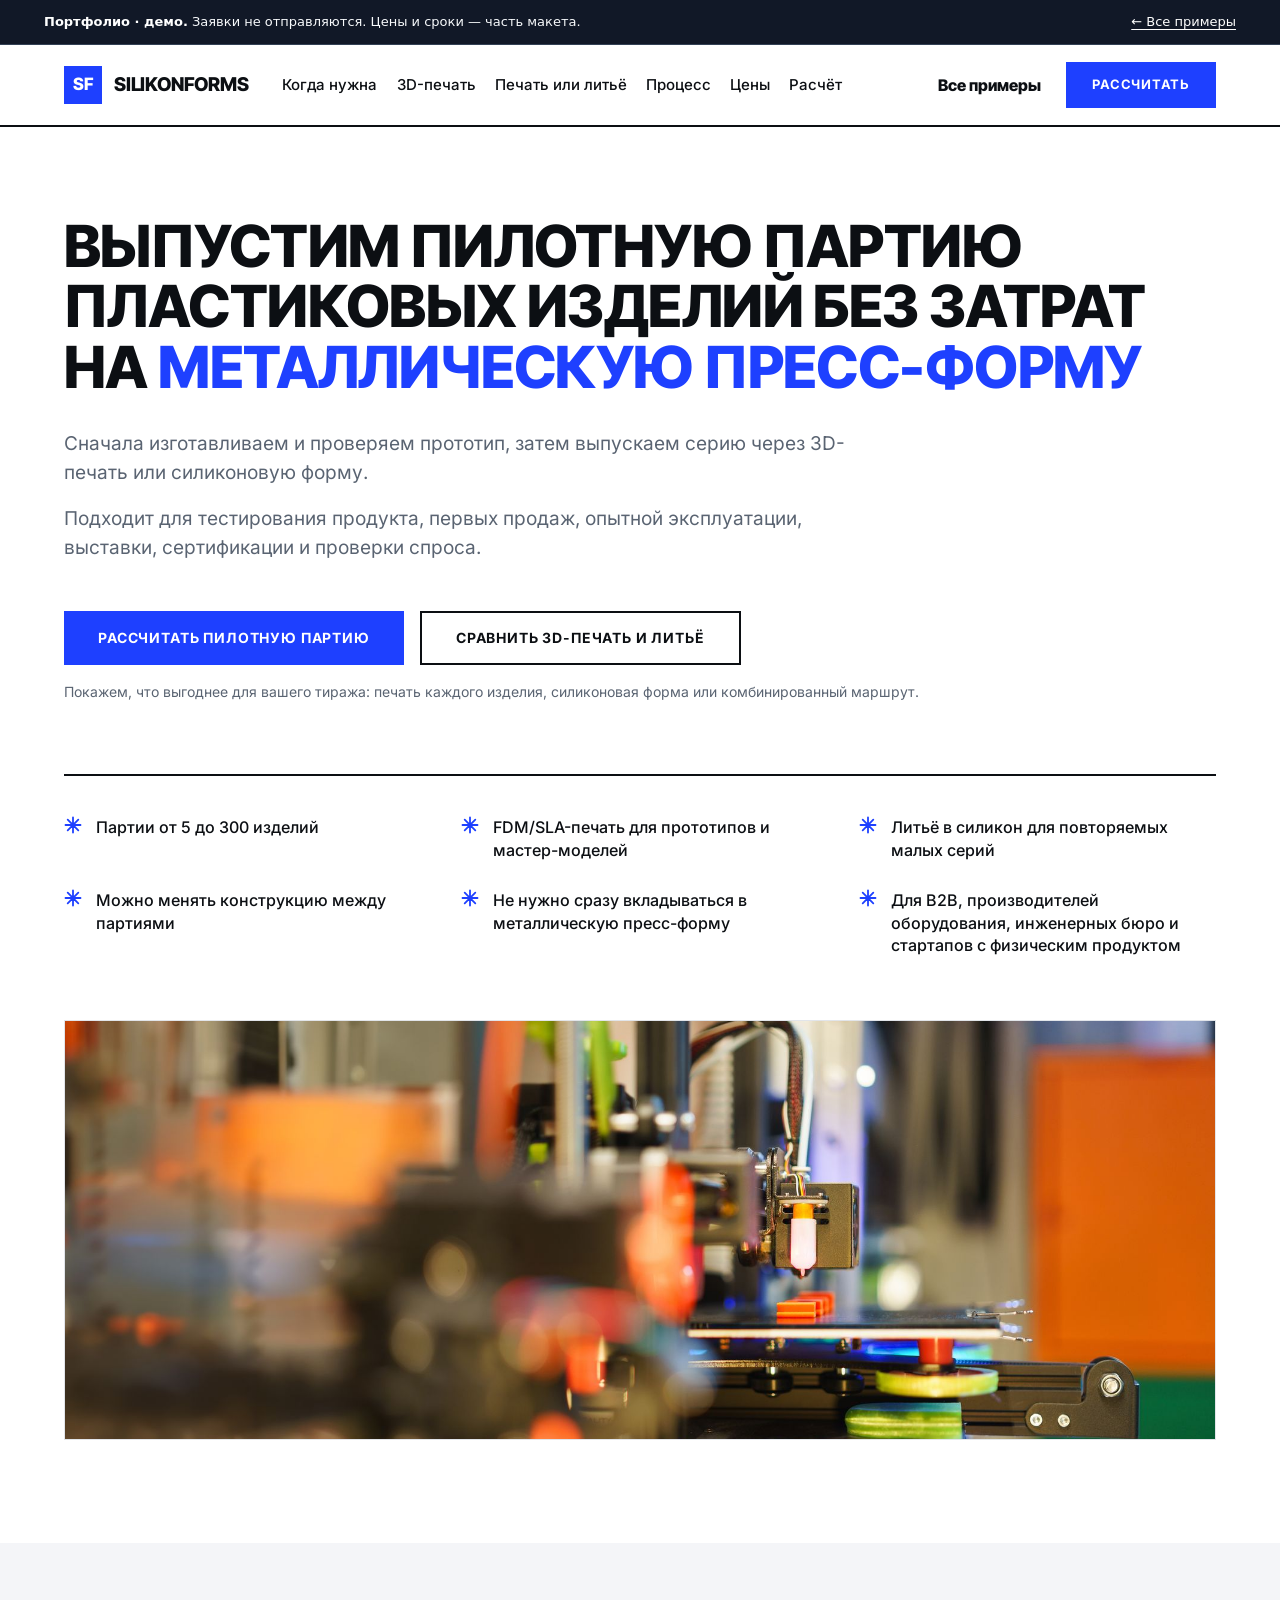
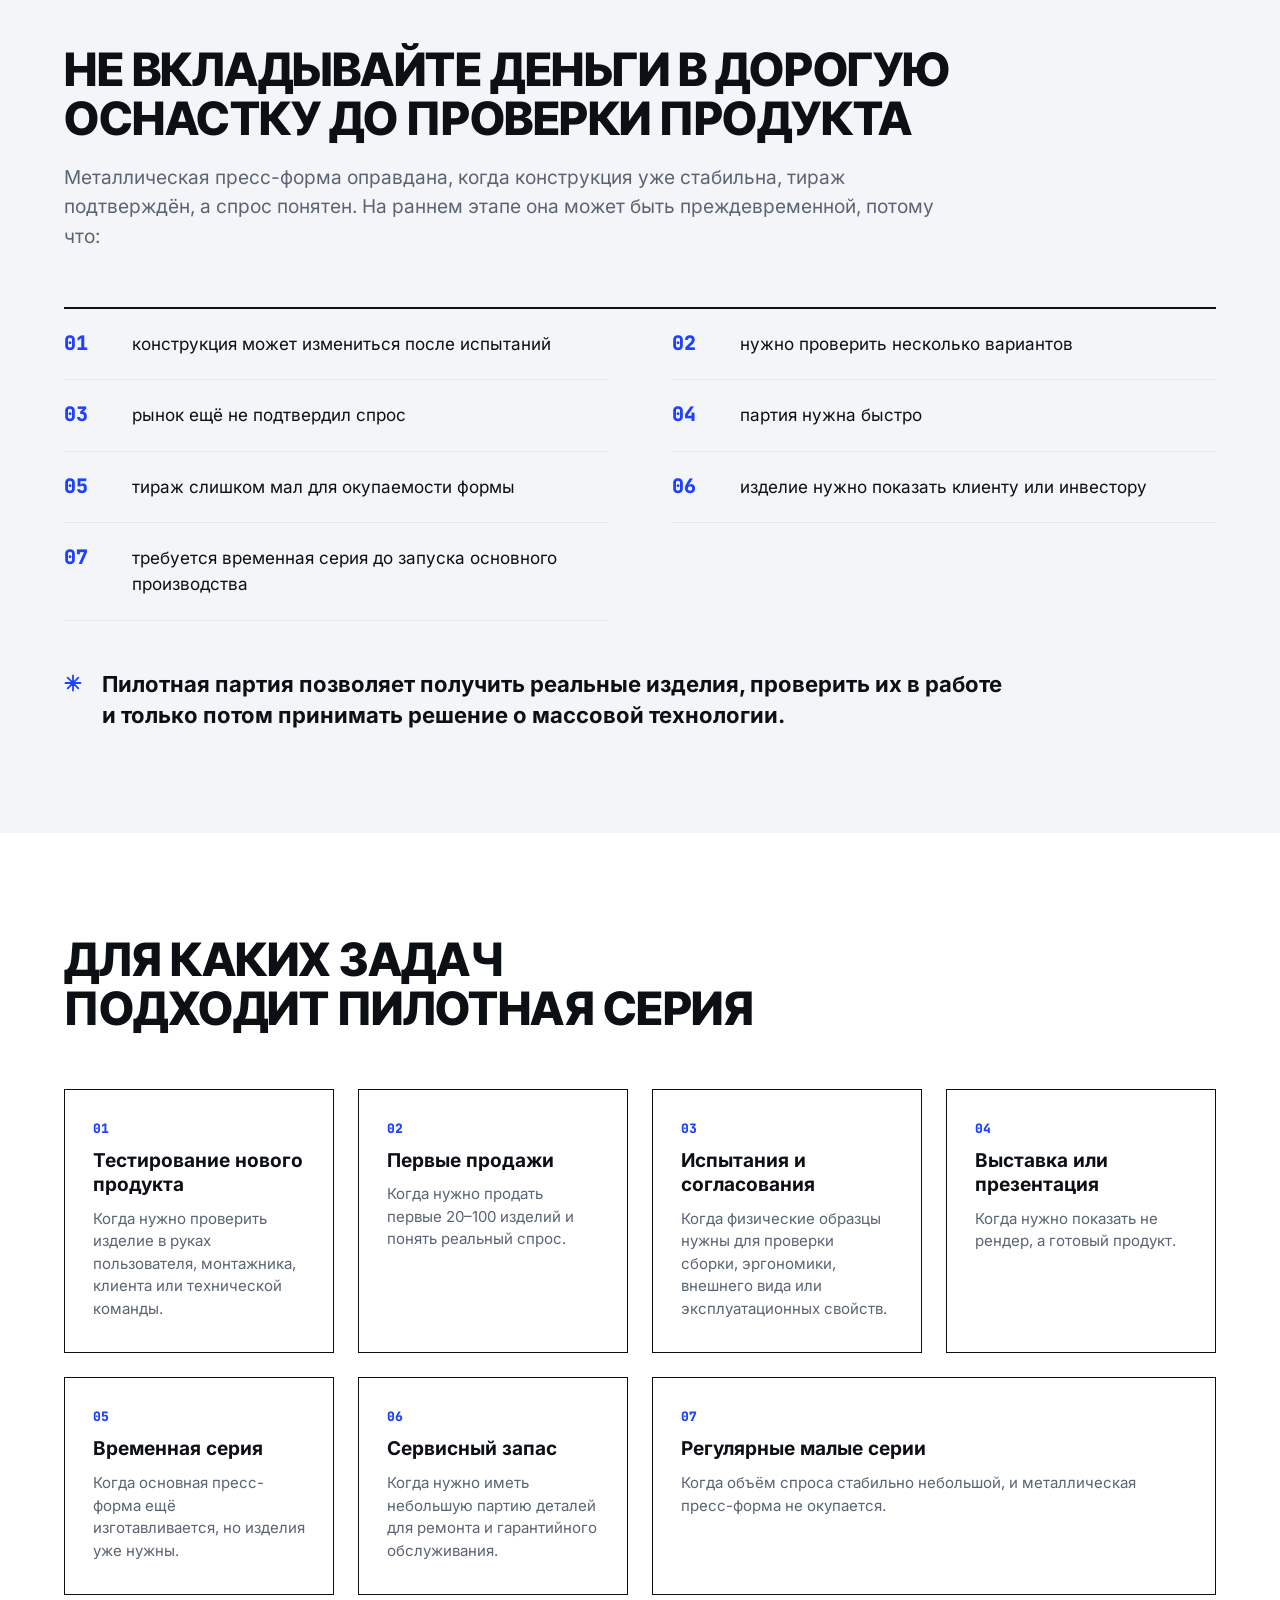
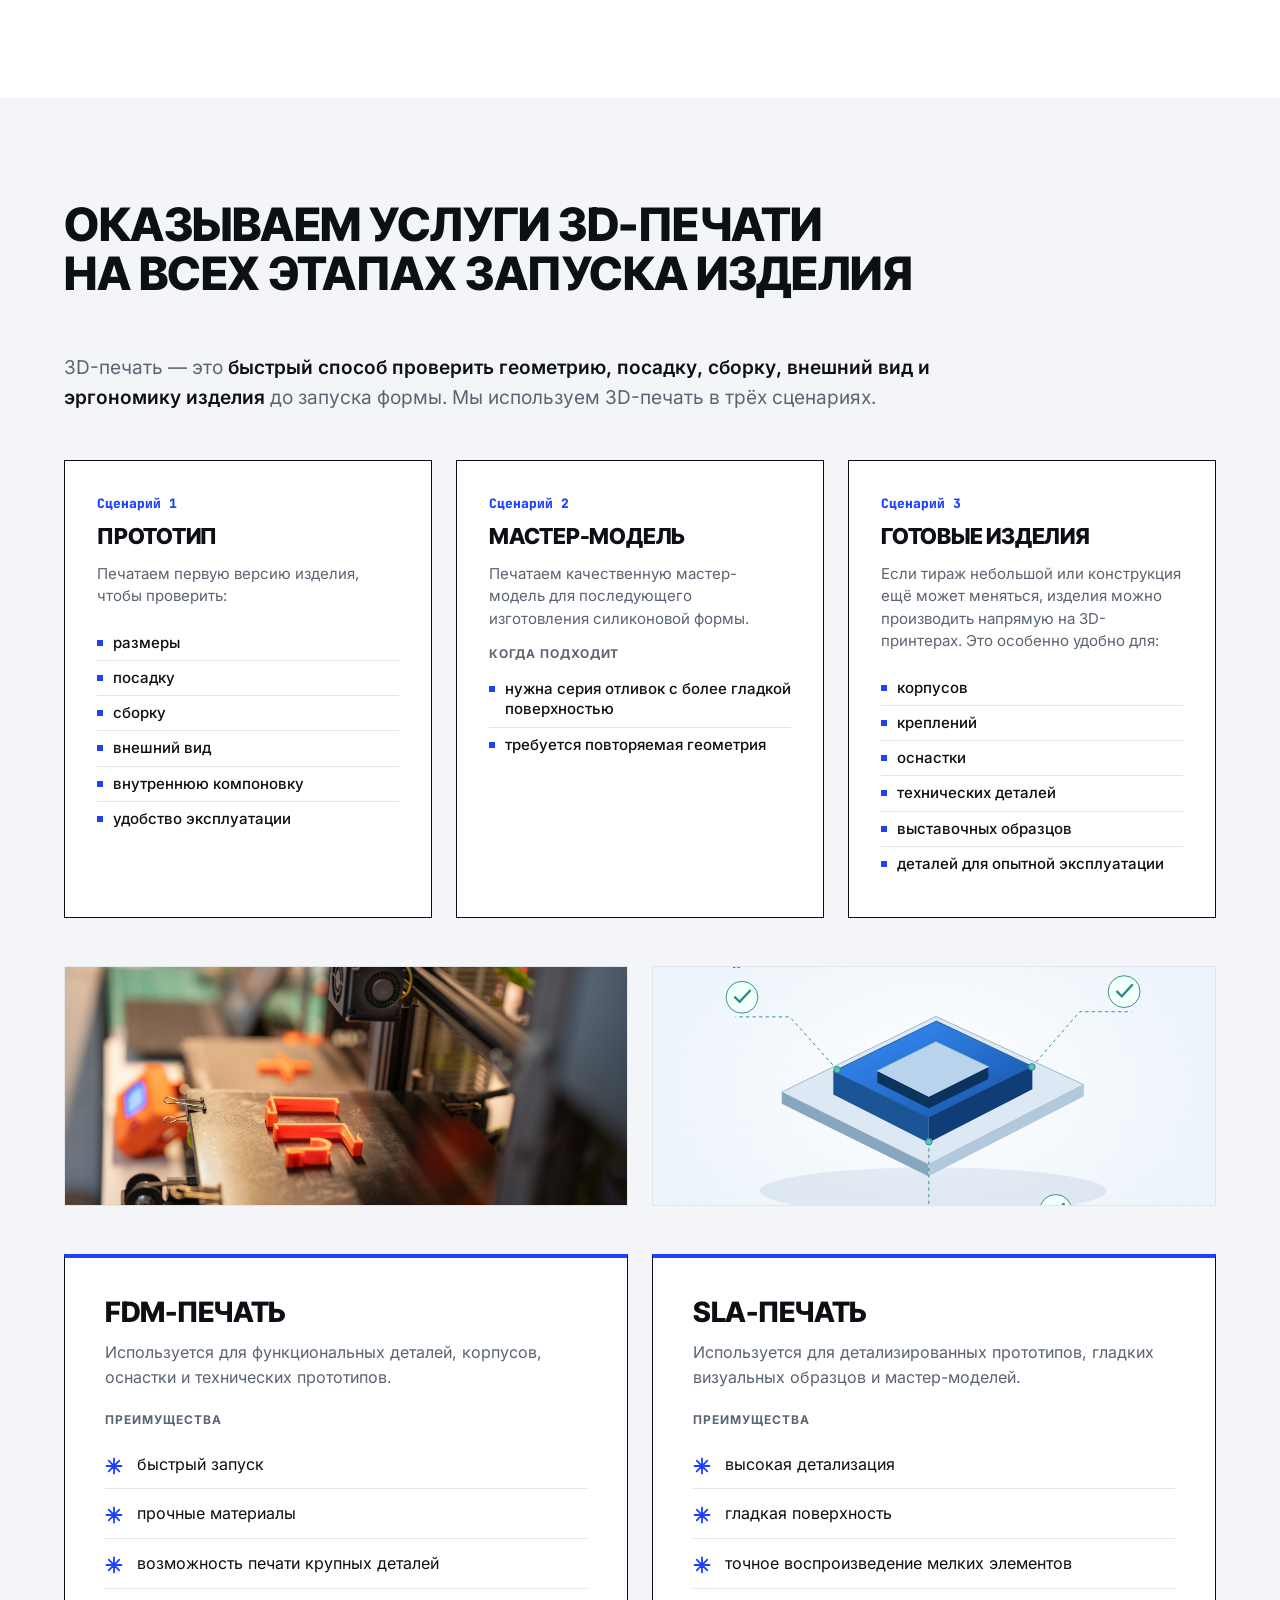
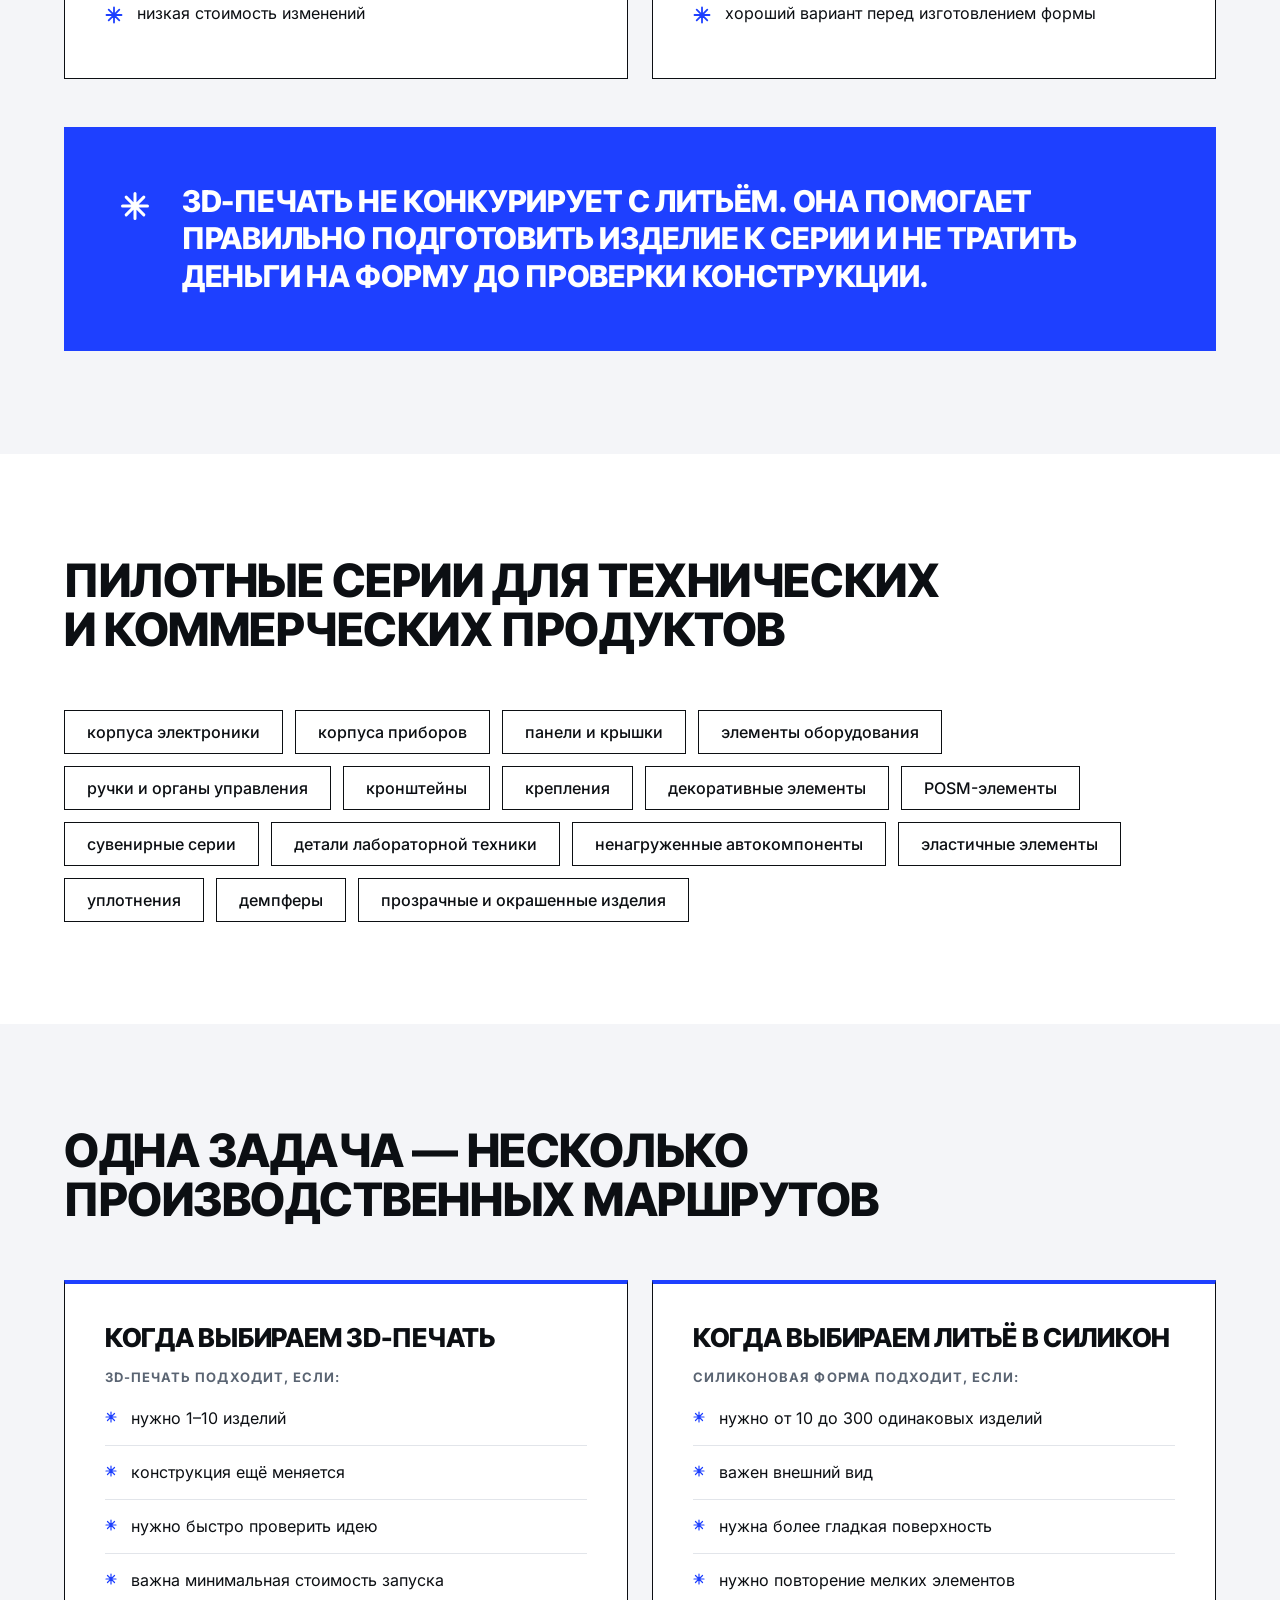
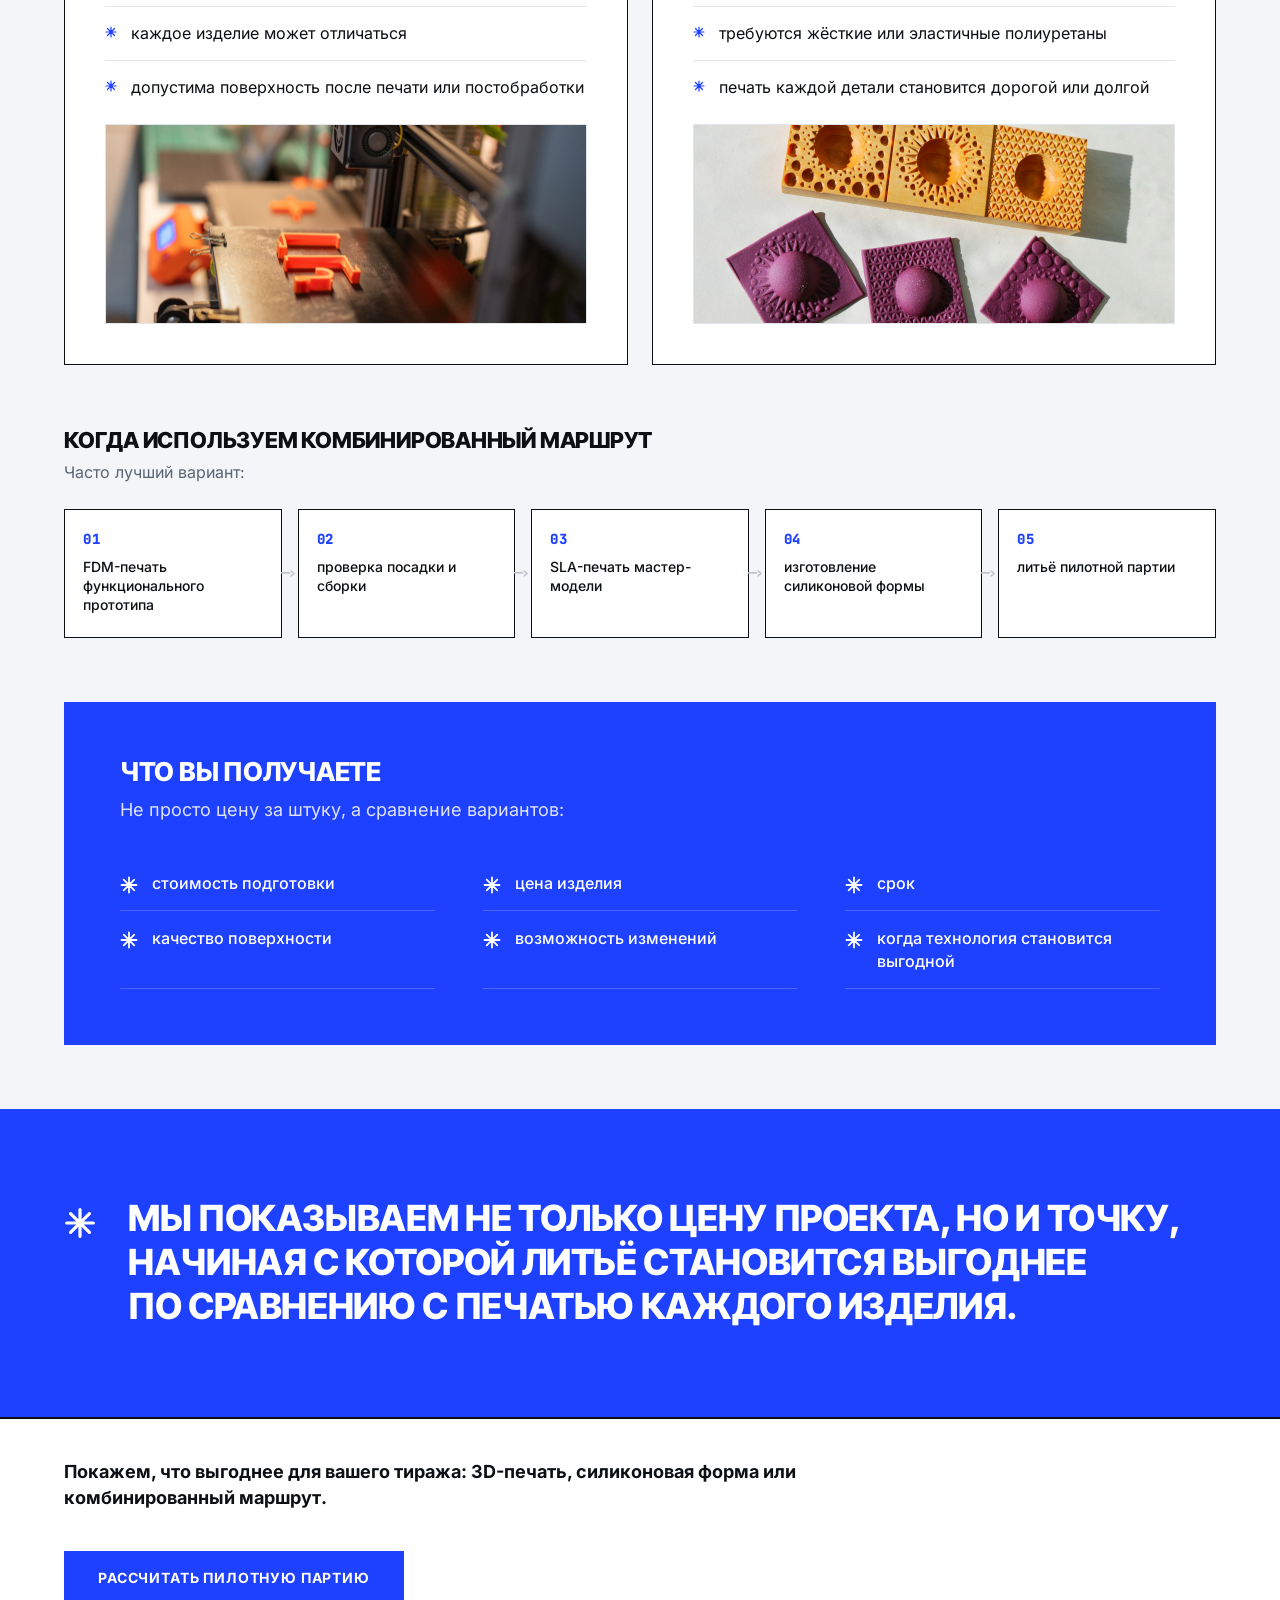
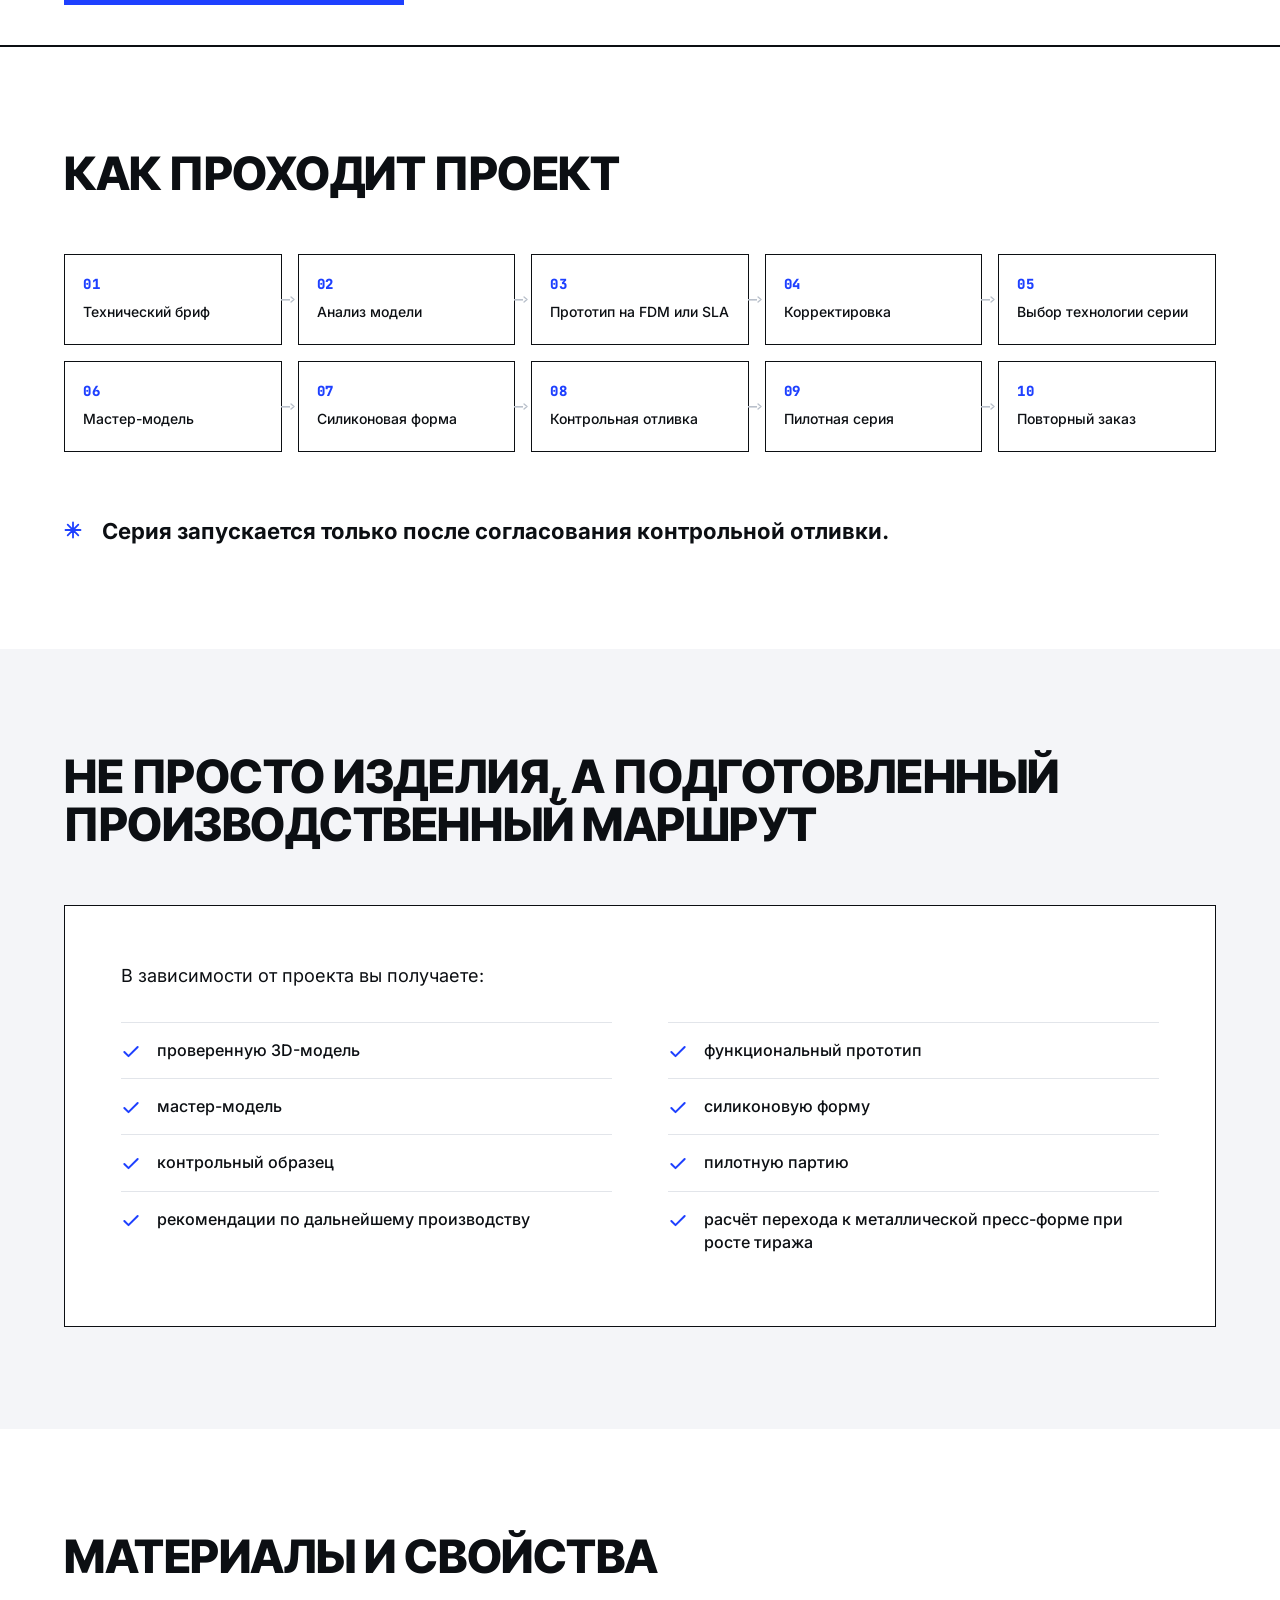
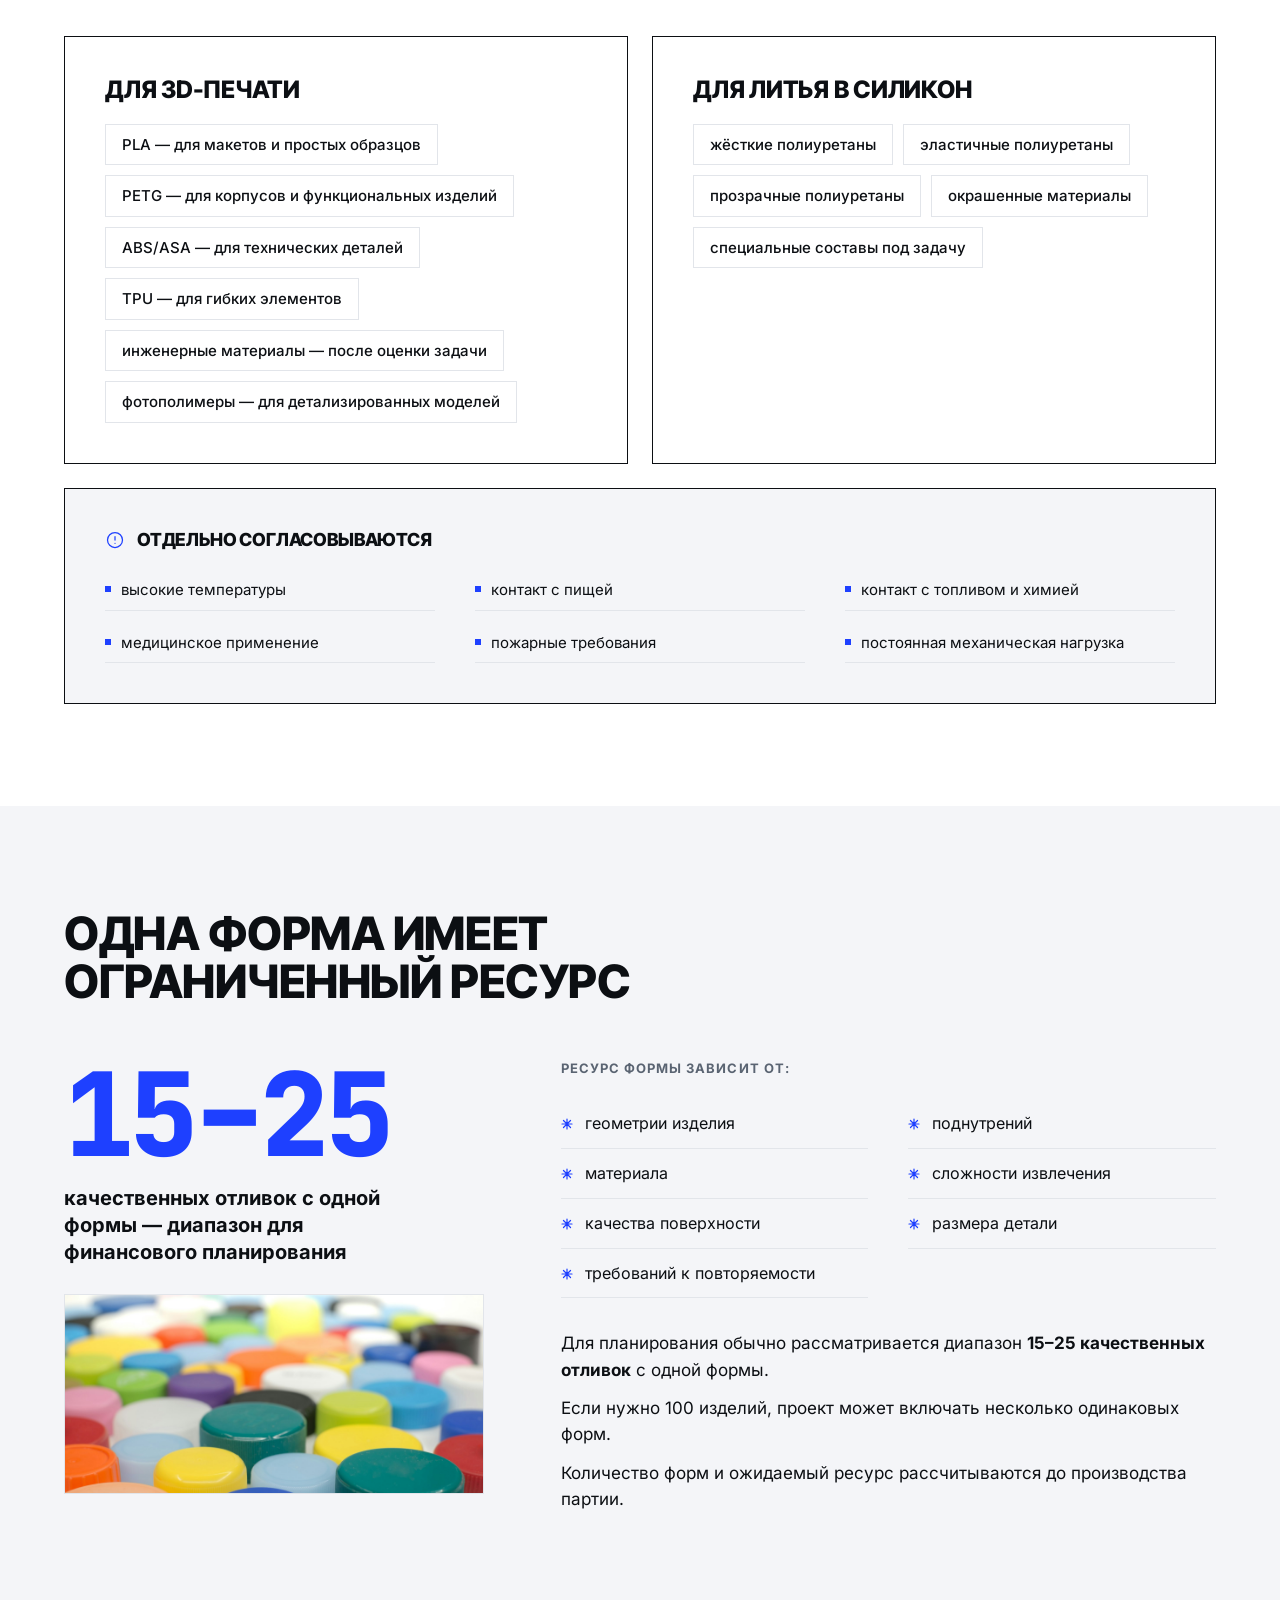
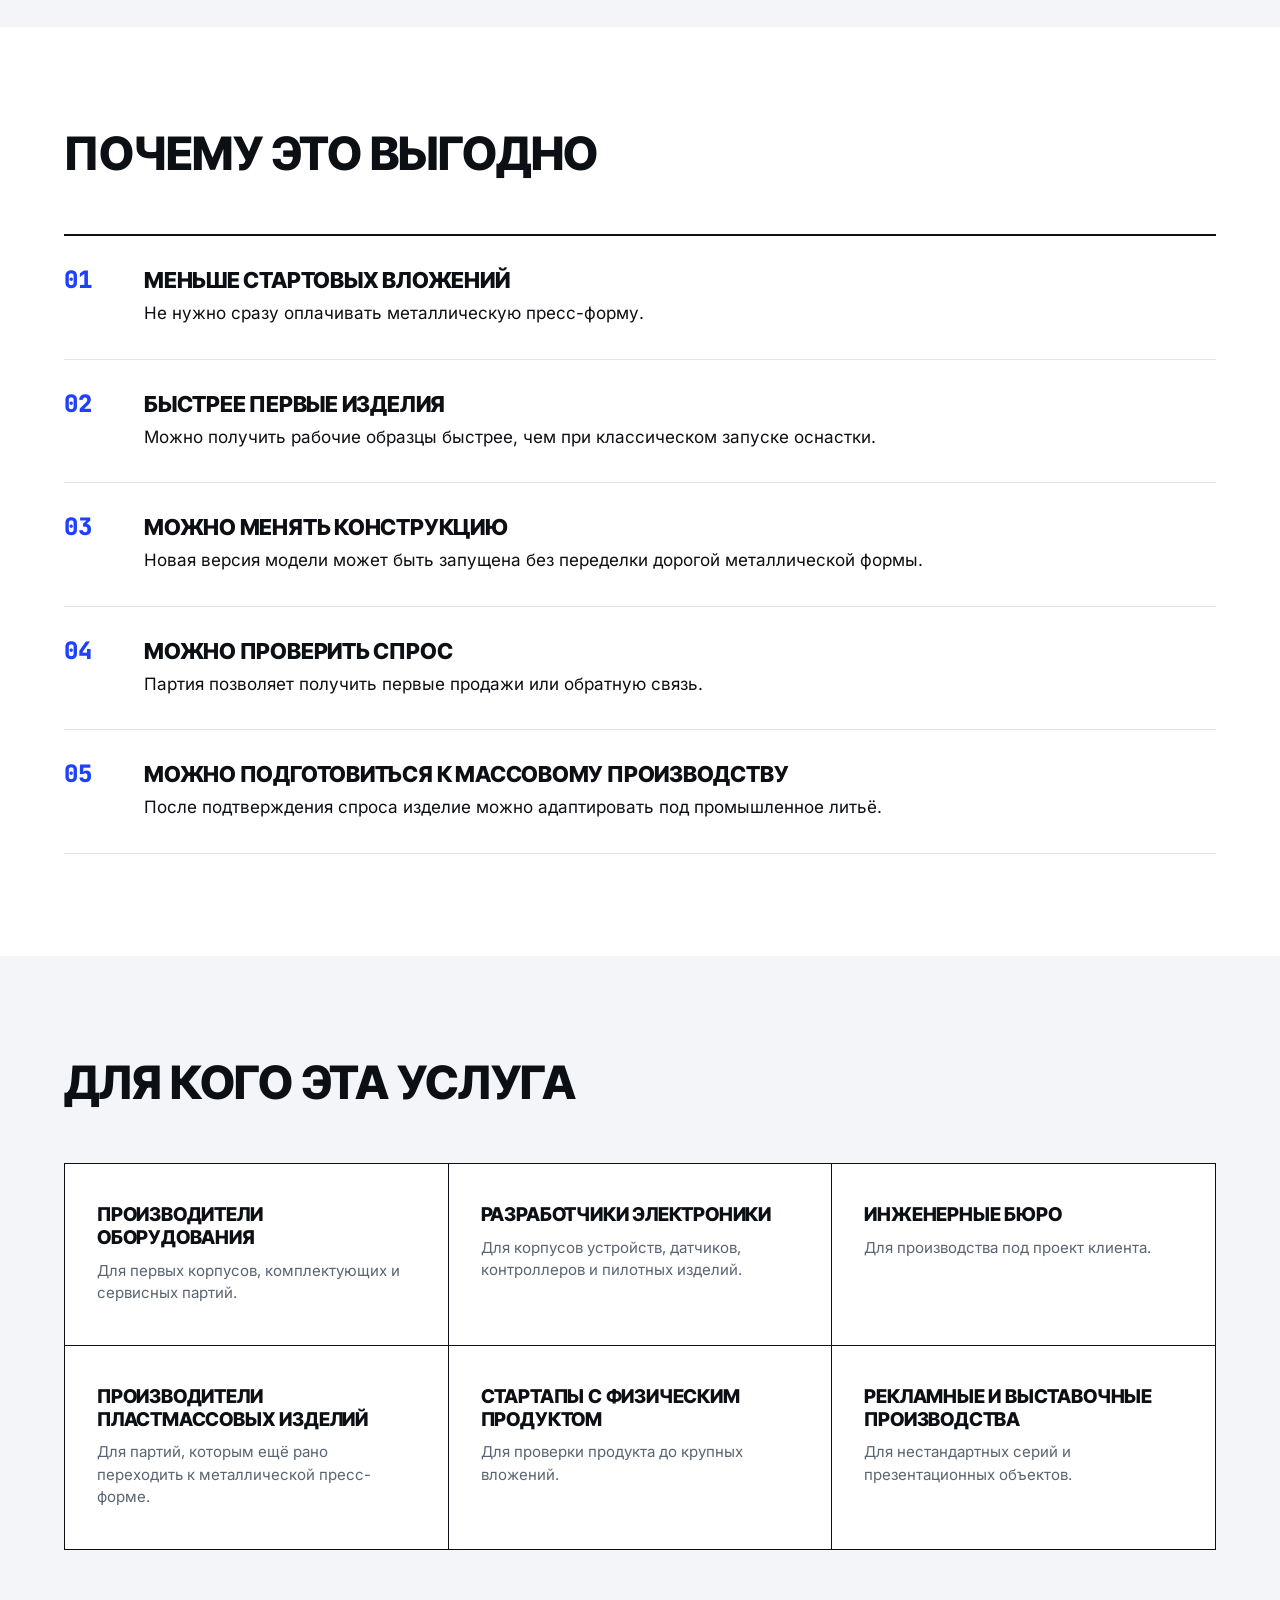
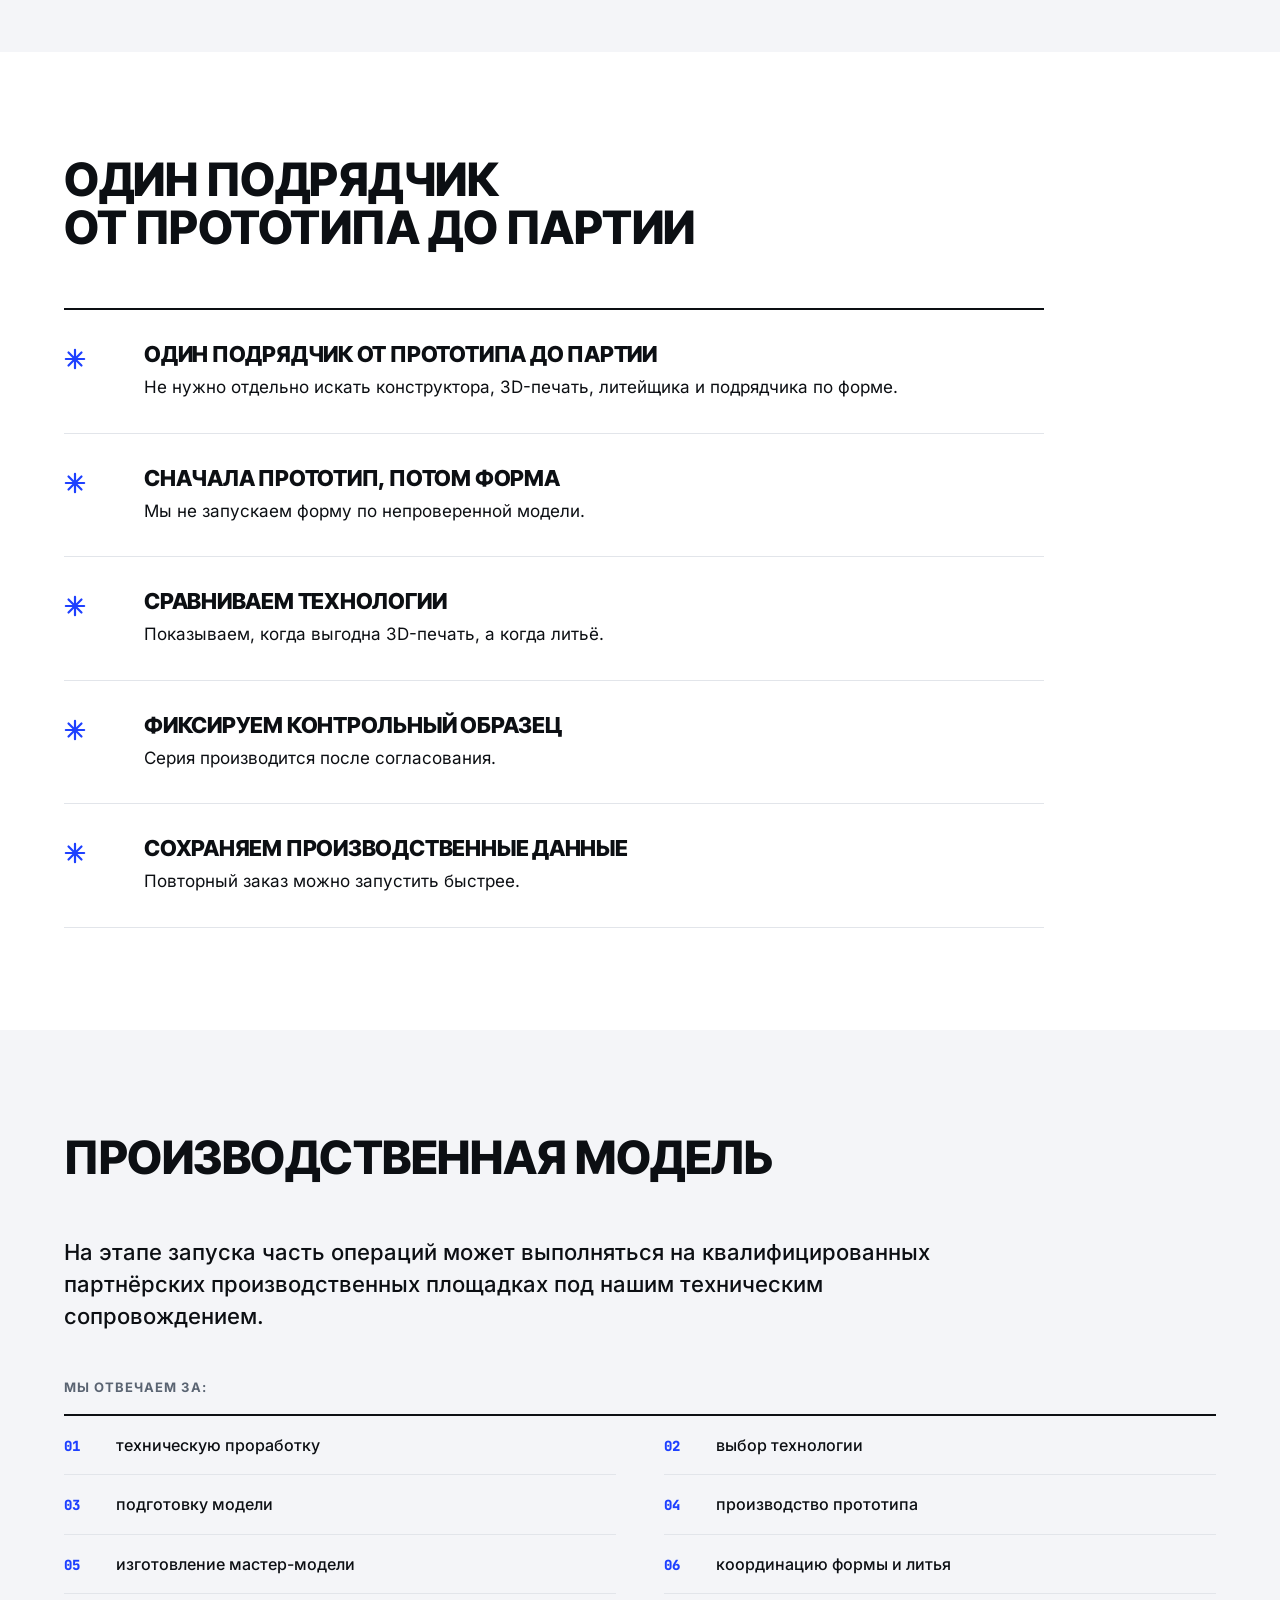
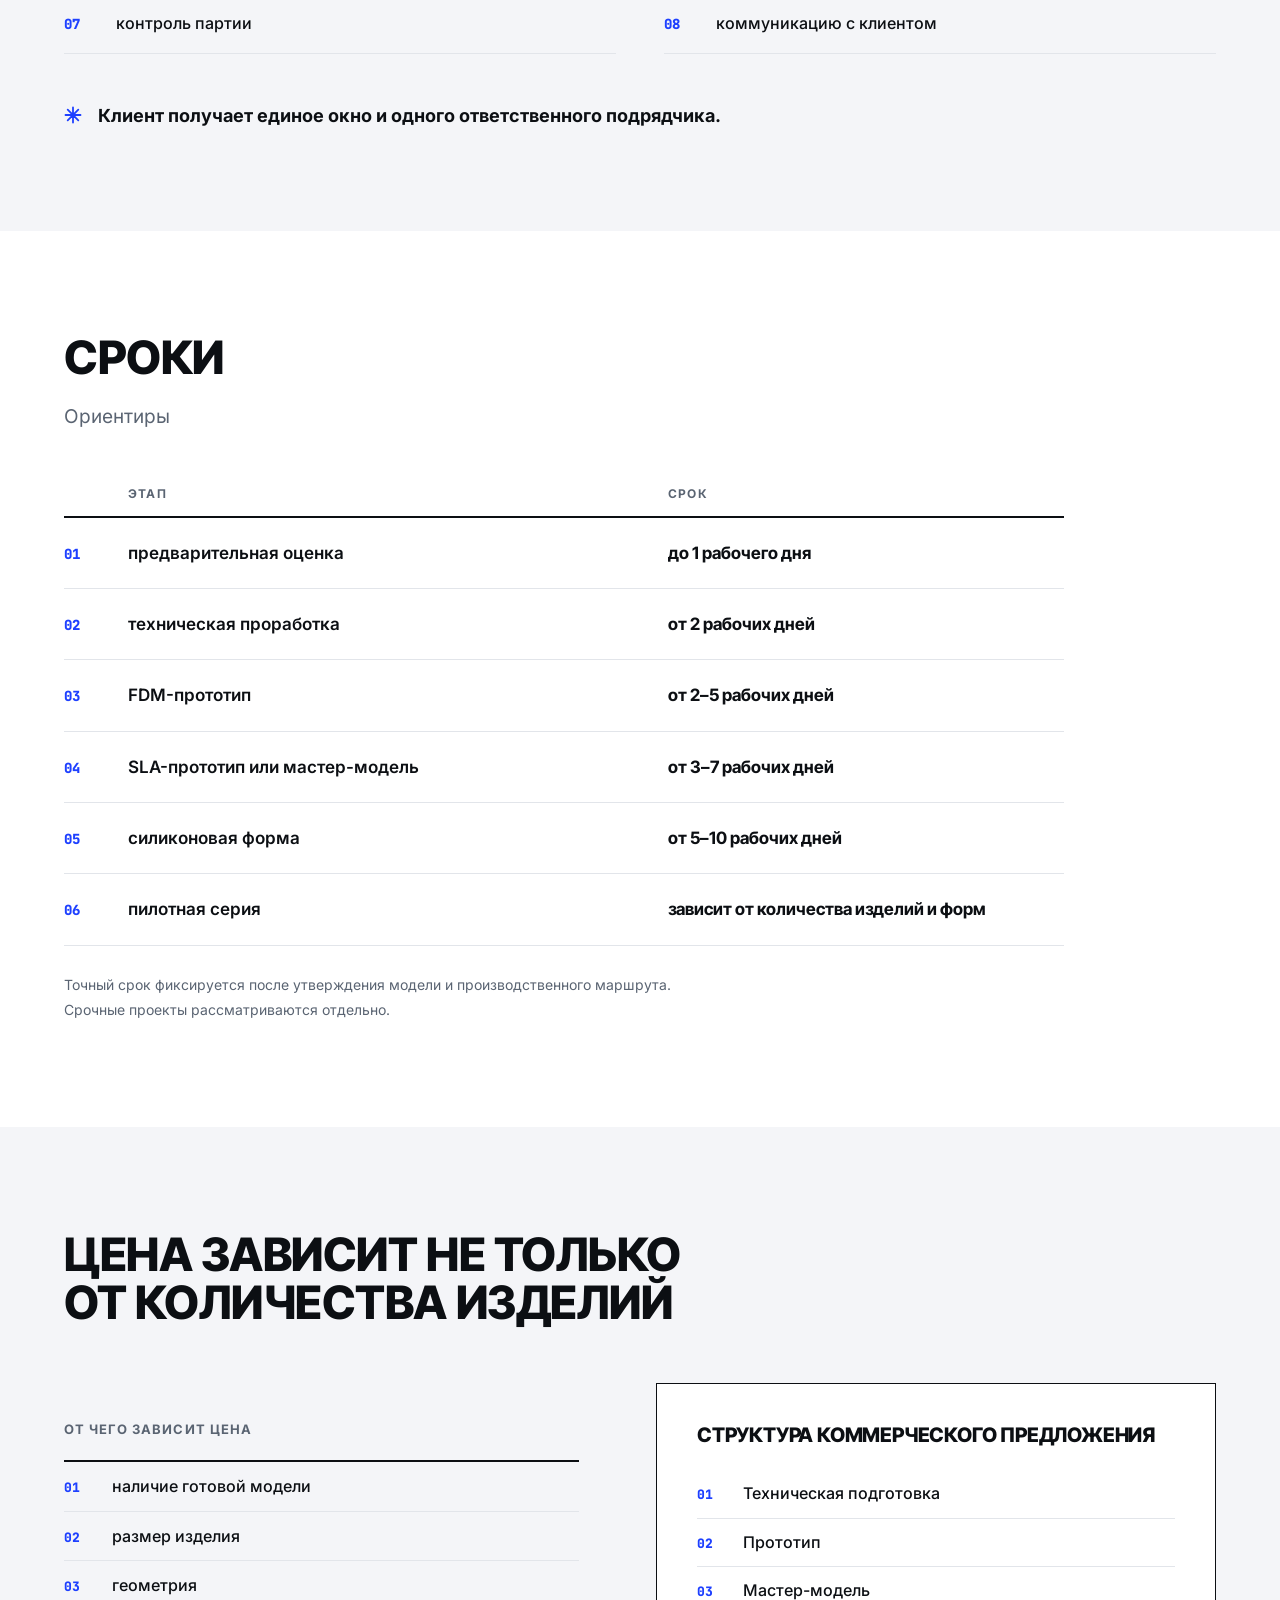
<file: sites/silikonforms/index.html>
<!DOCTYPE html>
<html lang="ru">
<head>
<meta charset="UTF-8">
<meta name="viewport" content="width=device-width, initial-scale=1">
<meta name="robots" content="noindex, nofollow">
<title>Демо · Пилотные партии пластиковых изделий без пресс-формы</title>
<meta name="description" content="Изготовление прототипов и пилотных партий пластиковых изделий от 5 до 300 штук. 3D-печать FDM/SLA, мастер-модели, силиконовые формы и литьё полиуретана.">
<meta property="og:type" content="website">
<meta property="og:locale" content="ru_RU">
<meta property="og:site_name" content="SilikonForms">
<meta property="og:title" content="Пилотные партии пластиковых изделий без пресс-формы">
<meta property="og:description" content="Изготовление прототипов и пилотных партий пластиковых изделий от 5 до 300 штук. 3D-печать FDM/SLA, мастер-модели, силиконовые формы и литьё полиуретана.">
<link rel="icon" href="assets/favicon.svg" type="image/svg+xml">
<link rel="stylesheet" href="assets/fonts/fonts.css">
<link rel="stylesheet" href="assets/styles.css">
</head>
<body>

<aside class="demo-banner" aria-label="Демонстрационный проект">
  <div class="demo-banner__inner">
    <span><strong>Портфолио · демо.</strong> Заявки не отправляются. Цены и сроки — часть макета.</span>
    <a href="../../index.html">← Все примеры</a>
  </div>
</aside>


<a class="skip-link" href="#main">К основному содержанию</a>

<!-- ШАПКА -->
<header class="header">
  <div class="container">
    <a class="logo" href="#">
      <span class="logo-mark">SF</span>
      <span class="logo-name">SilikonForms</span>
    </a>
    <nav class="nav" id="main-nav" data-nav aria-label="Основная навигация">
      <a href="#when">Когда нужна</a>
      <a href="#print">3D-печать</a>
      <a href="#compare">Печать или литьё</a>
      <a href="#process">Процесс</a>
      <a href="#price">Цены</a>
      <a href="#form">Расчёт</a>
    </nav>
    <div class="head-right">
      <a class="head-phone" href="../../index.html">Все примеры</a>
      <a class="btn btn-p btn-head" href="#form">Рассчитать</a>
    </div>
    <button class="burger" type="button" data-burger aria-label="Открыть меню" aria-expanded="false" aria-controls="main-nav"><span></span></button>
  </div>
</header>

<main id="main">

<!-- [01] HERO -->
<section class="hero">
  <div class="container">
    <h1>Выпустим пилотную партию пластиковых изделий без&nbsp;затрат на&nbsp;<span class="accent">металлическую пресс-форму</span></h1>
    <p class="hero-sub">Сначала изготавливаем и проверяем прототип, затем выпускаем серию через 3D-печать или силиконовую форму.</p>
    <p class="hero-sub">Подходит для тестирования продукта, первых продаж, опытной эксплуатации, выставки, сертификации и проверки спроса.</p>
    <div class="hero-cta">
      <a class="btn btn-p" href="#form">Рассчитать пилотную партию</a>
      <a class="btn btn-s" href="#compare">Сравнить 3D-печать и литьё</a>
    </div>
    <p class="hero-note">Покажем, что выгоднее для вашего тиража: печать каждого изделия, силиконовая форма или комбинированный маршрут.</p>

    <div class="hero-theses">
      <div class="thesis"><span class="ast"></span><p>Партии от 5 до 300 изделий</p></div>
      <div class="thesis"><span class="ast"></span><p>FDM/SLA-печать для прототипов и мастер-моделей</p></div>
      <div class="thesis"><span class="ast"></span><p>Литьё в силикон для повторяемых малых серий</p></div>
      <div class="thesis"><span class="ast"></span><p>Можно менять конструкцию между партиями</p></div>
      <div class="thesis"><span class="ast"></span><p>Не нужно сразу вкладываться в металлическую пресс-форму</p></div>
      <div class="thesis"><span class="ast"></span><p>Для B2B, производителей оборудования, инженерных бюро и стартапов с физическим продуктом</p></div>
    </div>

    <div class="hero-img">
      <img src="assets/img/hero-wide.jpg" alt="Производство пилотных партий пластиковых изделий" width="1600" height="900">
    </div>
  </div>
</section>

<!-- [02] КОГДА МЕТАЛЛИЧЕСКАЯ ПРЕСС-ФОРМА ЕЩЁ НЕ НУЖНА -->
<section class="sec-alt" id="when">
  <div class="container">
    <div class="sec-head">
      <h2>Не вкладывайте деньги в&nbsp;дорогую оснастку до&nbsp;проверки продукта</h2>
      <p class="lead" style="max-width:900px">Металлическая пресс-форма оправдана, когда конструкция уже стабильна, тираж подтверждён, а&nbsp;спрос понятен. На&nbsp;раннем этапе она может быть преждевременной, потому что:</p>
    </div>
    <div class="risks">
      <div class="risk"><span class="num">01</span><p>конструкция может измениться после испытаний</p></div>
      <div class="risk"><span class="num">02</span><p>нужно проверить несколько вариантов</p></div>
      <div class="risk"><span class="num">03</span><p>рынок ещё не подтвердил спрос</p></div>
      <div class="risk"><span class="num">04</span><p>партия нужна быстро</p></div>
      <div class="risk"><span class="num">05</span><p>тираж слишком мал для окупаемости формы</p></div>
      <div class="risk"><span class="num">06</span><p>изделие нужно показать клиенту или инвестору</p></div>
      <div class="risk"><span class="num">07</span><p>требуется временная серия до запуска основного производства</p></div>
    </div>
    <div class="conclusion">
      <span class="ast"></span>
      <p>Пилотная партия позволяет получить реальные изделия, проверить их&nbsp;в&nbsp;работе и&nbsp;только потом принимать решение о&nbsp;массовой технологии.</p>
    </div>
  </div>
</section>

<!-- [03] ДЛЯ КАКИХ ЗАДАЧ -->
<section>
  <div class="container">
    <div class="sec-head"><h2>Для каких задач подходит пилотная серия</h2></div>
    <div class="cards7">
      <div class="card">
        <span class="cn">01</span>
        <h3>Тестирование нового продукта</h3>
        <p>Когда нужно проверить изделие в руках пользователя, монтажника, клиента или технической команды.</p>
      </div>
      <div class="card">
        <span class="cn">02</span>
        <h3>Первые продажи</h3>
        <p>Когда нужно продать первые 20–100 изделий и понять реальный спрос.</p>
      </div>
      <div class="card">
        <span class="cn">03</span>
        <h3>Испытания и согласования</h3>
        <p>Когда физические образцы нужны для проверки сборки, эргономики, внешнего вида или эксплуатационных свойств.</p>
      </div>
      <div class="card">
        <span class="cn">04</span>
        <h3>Выставка или презентация</h3>
        <p>Когда нужно показать не рендер, а готовый продукт.</p>
      </div>
      <div class="card">
        <span class="cn">05</span>
        <h3>Временная серия</h3>
        <p>Когда основная пресс-форма ещё изготавливается, но изделия уже нужны.</p>
      </div>
      <div class="card">
        <span class="cn">06</span>
        <h3>Сервисный запас</h3>
        <p>Когда нужно иметь небольшую партию деталей для ремонта и гарантийного обслуживания.</p>
      </div>
      <div class="card">
        <span class="cn">07</span>
        <h3>Регулярные малые серии</h3>
        <p>Когда объём спроса стабильно небольшой, и металлическая пресс-форма не окупается.</p>
      </div>
    </div>
  </div>
</section>

<!-- [04] 3D-ПЕЧАТЬ -->
<section class="sec-alt" id="print">
  <div class="container">
    <div class="sec-head"><h2>Оказываем услуги 3D-печати на&nbsp;всех этапах запуска изделия</h2></div>
    <p class="print-intro">3D-печать — это <strong>быстрый способ проверить геометрию, посадку, сборку, внешний вид и эргономику изделия</strong> до запуска формы. Мы используем 3D-печать в трёх сценариях.</p>

    <div class="scenarios">
      <div class="scenario">
        <span class="sn">Сценарий 1</span>
        <h3>Прототип</h3>
        <p>Печатаем первую версию изделия, чтобы проверить:</p>
        <ul>
          <li>размеры</li>
          <li>посадку</li>
          <li>сборку</li>
          <li>внешний вид</li>
          <li>внутреннюю компоновку</li>
          <li>удобство эксплуатации</li>
        </ul>
      </div>
      <div class="scenario">
        <span class="sn">Сценарий 2</span>
        <h3>Мастер-модель</h3>
        <p>Печатаем качественную мастер-модель для последующего изготовления силиконовой формы.</p>
        <p class="sub">Когда подходит</p>
        <ul>
          <li>нужна серия отливок с более гладкой поверхностью</li>
          <li>требуется повторяемая геометрия</li>
        </ul>
      </div>
      <div class="scenario">
        <span class="sn">Сценарий 3</span>
        <h3>Готовые изделия</h3>
        <p>Если тираж небольшой или конструкция ещё может меняться, изделия можно производить напрямую на 3D-принтерах. Это особенно удобно для:</p>
        <ul>
          <li>корпусов</li>
          <li>креплений</li>
          <li>оснастки</li>
          <li>технических деталей</li>
          <li>выставочных образцов</li>
          <li>деталей для опытной эксплуатации</li>
        </ul>
      </div>
    </div>

    <div class="tech-photo">
      <div class="pic"><img src="assets/img/prototype.jpg" alt="3D-печать прототипов FDM" width="800" height="480" loading="lazy"></div>
      <div class="pic"><img src="assets/img/quality.svg" alt="Детализированная SLA-печать мастер-моделей" width="800" height="480" loading="lazy"></div>
    </div>

    <div class="techs">
      <div class="tech">
        <h3>FDM-печать</h3>
        <p class="desc">Используется для функциональных деталей, корпусов, оснастки и технических прототипов.</p>
        <p class="sub">Преимущества</p>
        <ul>
          <li><span class="ast"></span>быстрый запуск</li>
          <li><span class="ast"></span>прочные материалы</li>
          <li><span class="ast"></span>возможность печати крупных деталей</li>
          <li><span class="ast"></span>низкая стоимость изменений</li>
        </ul>
      </div>
      <div class="tech">
        <h3>SLA-печать</h3>
        <p class="desc">Используется для детализированных прототипов, гладких визуальных образцов и мастер-моделей.</p>
        <p class="sub">Преимущества</p>
        <ul>
          <li><span class="ast"></span>высокая детализация</li>
          <li><span class="ast"></span>гладкая поверхность</li>
          <li><span class="ast"></span>точное воспроизведение мелких элементов</li>
          <li><span class="ast"></span>хороший вариант перед изготовлением формы</li>
        </ul>
      </div>
    </div>

    <div class="bigstate">
      <span class="ast-w"></span>
      <p>3D-печать не&nbsp;конкурирует с&nbsp;литьём. Она помогает правильно подготовить изделие к&nbsp;серии и&nbsp;не&nbsp;тратить деньги на&nbsp;форму до&nbsp;проверки конструкции.</p>
    </div>
  </div>
</section>

<!-- [05] ЧТО МОЖНО ПРОИЗВОДИТЬ -->
<section>
  <div class="container">
    <div class="sec-head"><h2>Пилотные серии для технических и&nbsp;коммерческих продуктов</h2></div>
    <div class="chips">
      <span class="chip">корпуса электроники</span>
      <span class="chip">корпуса приборов</span>
      <span class="chip">панели и крышки</span>
      <span class="chip">элементы оборудования</span>
      <span class="chip">ручки и органы управления</span>
      <span class="chip">кронштейны</span>
      <span class="chip">крепления</span>
      <span class="chip">декоративные элементы</span>
      <span class="chip">POSM-элементы</span>
      <span class="chip">сувенирные серии</span>
      <span class="chip">детали лабораторной техники</span>
      <span class="chip">ненагруженные автокомпоненты</span>
      <span class="chip">эластичные элементы</span>
      <span class="chip">уплотнения</span>
      <span class="chip">демпферы</span>
      <span class="chip">прозрачные и окрашенные изделия</span>
    </div>
  </div>
</section>

<!-- [06] КАК ВЫБРАТЬ МЕЖДУ 3D-ПЕЧАТЬЮ И СИЛИКОНОВЫМ ЛИТЬЁМ -->
<section class="sec-alt" id="compare" style="padding-bottom:0">
  <div class="container">
    <div class="sec-head"><h2>Одна задача — несколько производственных маршрутов</h2></div>

    <div class="compare">
      <div class="cmp">
        <h3>Когда выбираем 3D-печать</h3>
        <p class="when">3D-печать подходит, если:</p>
        <ul>
          <li><span class="ast ast-s"></span>нужно 1–10 изделий</li>
          <li><span class="ast ast-s"></span>конструкция ещё меняется</li>
          <li><span class="ast ast-s"></span>нужно быстро проверить идею</li>
          <li><span class="ast ast-s"></span>важна минимальная стоимость запуска</li>
          <li><span class="ast ast-s"></span>каждое изделие может отличаться</li>
          <li><span class="ast ast-s"></span>допустима поверхность после печати или постобработки</li>
        </ul>
        <div class="cmp-photo">
          <img src="assets/img/prototype.jpg" alt="3D-печать прототипов" width="800" height="400" loading="lazy">
        </div>
      </div>
      <div class="cmp">
        <h3>Когда выбираем литьё в&nbsp;силикон</h3>
        <p class="when">Силиконовая форма подходит, если:</p>
        <ul>
          <li><span class="ast ast-s"></span>нужно от 10 до 300 одинаковых изделий</li>
          <li><span class="ast ast-s"></span>важен внешний вид</li>
          <li><span class="ast ast-s"></span>нужна более гладкая поверхность</li>
          <li><span class="ast ast-s"></span>нужно повторение мелких элементов</li>
          <li><span class="ast ast-s"></span>требуются жёсткие или эластичные полиуретаны</li>
          <li><span class="ast ast-s"></span>печать каждой детали становится дорогой или долгой</li>
        </ul>
        <div class="cmp-photo">
          <img src="assets/img/mold.jpg" alt="Силиконовая форма и литьё" width="800" height="400" loading="lazy">
        </div>
      </div>
    </div>

    <div class="route-head">
      <h3>Когда используем комбинированный маршрут</h3>
      <p>Часто лучший вариант:</p>
    </div>
    <div class="route">
      <div class="rstep"><span class="rn">01</span><p>FDM-печать функционального прототипа</p></div>
      <div class="rstep"><span class="rn">02</span><p>проверка посадки и сборки</p></div>
      <div class="rstep"><span class="rn">03</span><p>SLA-печать мастер-модели</p></div>
      <div class="rstep"><span class="rn">04</span><p>изготовление силиконовой формы</p></div>
      <div class="rstep"><span class="rn">05</span><p>литьё пилотной партии</p></div>
    </div>

    <div class="cmp-deliver">
      <h3>Что вы получаете</h3>
      <p class="dlead">Не просто цену за штуку, а сравнение вариантов:</p>
      <ul>
        <li><span class="ast ast-w"></span>стоимость подготовки</li>
        <li><span class="ast ast-w"></span>цена изделия</li>
        <li><span class="ast ast-w"></span>срок</li>
        <li><span class="ast ast-w"></span>качество поверхности</li>
        <li><span class="ast ast-w"></span>возможность изменений</li>
        <li><span class="ast ast-w"></span>когда технология становится выгодной</li>
      </ul>
    </div>
  </div>

  <div class="keyline">
    <div class="container">
      <div class="keyline-in">
        <span class="ast ast-w"></span>
        <p>Мы показываем не&nbsp;только цену проекта, но&nbsp;и&nbsp;точку, начиная с&nbsp;которой литьё становится выгоднее по&nbsp;сравнению с&nbsp;печатью каждого изделия.</p>
      </div>
    </div>
  </div>

  <div class="cta-strip">
    <div class="container">
      <p>Покажем, что выгоднее для вашего тиража: 3D-печать, силиконовая форма или комбинированный маршрут.</p>
      <a class="btn btn-p" href="#form">Рассчитать пилотную партию</a>
    </div>
  </div>
</section>

<!-- [07] КАК ПРОХОДИТ ПРОЕКТ -->
<section id="process">
  <div class="container">
    <div class="sec-head"><h2>Как проходит проект</h2></div>
    <div class="route route--wrap">
      <div class="rstep"><span class="rn">01</span><p>Технический бриф</p></div>
      <div class="rstep"><span class="rn">02</span><p>Анализ модели</p></div>
      <div class="rstep"><span class="rn">03</span><p>Прототип на&nbsp;FDM или&nbsp;SLA</p></div>
      <div class="rstep"><span class="rn">04</span><p>Корректировка</p></div>
      <div class="rstep"><span class="rn">05</span><p>Выбор технологии серии</p></div>
      <div class="rstep"><span class="rn">06</span><p>Мастер-модель</p></div>
      <div class="rstep"><span class="rn">07</span><p>Силиконовая форма</p></div>
      <div class="rstep"><span class="rn">08</span><p>Контрольная отливка</p></div>
      <div class="rstep"><span class="rn">09</span><p>Пилотная серия</p></div>
      <div class="rstep"><span class="rn">10</span><p>Повторный заказ</p></div>
    </div>
    <div class="conclusion" style="margin-top:24px">
      <span class="ast"></span>
      <p>Серия запускается только после согласования контрольной отливки.</p>
    </div>
  </div>
</section>

<!-- [08] ЧТО ПОЛУЧАЕТ КЛИЕНТ -->
<section class="sec-alt">
  <div class="container">
    <div class="sec-head"><h2>Не просто изделия, а&nbsp;подготовленный производственный маршрут</h2></div>
    <div class="artefacts">
      <p class="intro">В зависимости от проекта вы получаете:</p>
      <div class="art-grid">
        <div class="art"><svg width="20" height="20" viewBox="0 0 24 24" fill="none" stroke="#1E40FF" stroke-width="2.4" stroke-linecap="round" stroke-linejoin="round" aria-hidden="true"><path d="M4 12l5 5 11-11"/></svg>проверенную 3D-модель</div>
        <div class="art"><svg width="20" height="20" viewBox="0 0 24 24" fill="none" stroke="#1E40FF" stroke-width="2.4" stroke-linecap="round" stroke-linejoin="round" aria-hidden="true"><path d="M4 12l5 5 11-11"/></svg>функциональный прототип</div>
        <div class="art"><svg width="20" height="20" viewBox="0 0 24 24" fill="none" stroke="#1E40FF" stroke-width="2.4" stroke-linecap="round" stroke-linejoin="round" aria-hidden="true"><path d="M4 12l5 5 11-11"/></svg>мастер-модель</div>
        <div class="art"><svg width="20" height="20" viewBox="0 0 24 24" fill="none" stroke="#1E40FF" stroke-width="2.4" stroke-linecap="round" stroke-linejoin="round" aria-hidden="true"><path d="M4 12l5 5 11-11"/></svg>силиконовую форму</div>
        <div class="art"><svg width="20" height="20" viewBox="0 0 24 24" fill="none" stroke="#1E40FF" stroke-width="2.4" stroke-linecap="round" stroke-linejoin="round" aria-hidden="true"><path d="M4 12l5 5 11-11"/></svg>контрольный образец</div>
        <div class="art"><svg width="20" height="20" viewBox="0 0 24 24" fill="none" stroke="#1E40FF" stroke-width="2.4" stroke-linecap="round" stroke-linejoin="round" aria-hidden="true"><path d="M4 12l5 5 11-11"/></svg>пилотную партию</div>
        <div class="art"><svg width="20" height="20" viewBox="0 0 24 24" fill="none" stroke="#1E40FF" stroke-width="2.4" stroke-linecap="round" stroke-linejoin="round" aria-hidden="true"><path d="M4 12l5 5 11-11"/></svg>рекомендации по дальнейшему производству</div>
        <div class="art"><svg width="20" height="20" viewBox="0 0 24 24" fill="none" stroke="#1E40FF" stroke-width="2.4" stroke-linecap="round" stroke-linejoin="round" aria-hidden="true"><path d="M4 12l5 5 11-11"/></svg>расчёт перехода к металлической пресс-форме при росте тиража</div>
      </div>
    </div>
  </div>
</section>

<!-- [09] МАТЕРИАЛЫ И СВОЙСТВА -->
<section>
  <div class="container">
    <div class="sec-head"><h2>Материалы и свойства</h2></div>
    <div class="mats">
      <div class="mat">
        <h3>Для 3D-печати</h3>
        <ul>
          <li>PLA — для макетов и простых образцов</li>
          <li>PETG — для корпусов и функциональных изделий</li>
          <li>ABS/ASA — для технических деталей</li>
          <li>TPU — для гибких элементов</li>
          <li>инженерные материалы — после оценки задачи</li>
          <li>фотополимеры — для детализированных моделей</li>
        </ul>
      </div>
      <div class="mat">
        <h3>Для литья в&nbsp;силикон</h3>
        <ul>
          <li>жёсткие полиуретаны</li>
          <li>эластичные полиуретаны</li>
          <li>прозрачные полиуретаны</li>
          <li>окрашенные материалы</li>
          <li>специальные составы под задачу</li>
        </ul>
      </div>
    </div>
    <div class="callout">
      <h3><svg width="20" height="20" viewBox="0 0 24 24" fill="none" stroke="#1E40FF" stroke-width="1.5" stroke-linecap="round" stroke-linejoin="round" aria-hidden="true"><circle cx="12" cy="12" r="9"/><path d="M12 8v4"/><path d="M12 16h.01"/></svg>Отдельно согласовываются</h3>
      <ul>
        <li>высокие температуры</li>
        <li>контакт с пищей</li>
        <li>контакт с топливом и химией</li>
        <li>медицинское применение</li>
        <li>пожарные требования</li>
        <li>постоянная механическая нагрузка</li>
      </ul>
    </div>
  </div>
</section>

<!-- [10] РЕСУРС СИЛИКОНОВОЙ ФОРМЫ -->
<section class="sec-alt">
  <div class="container">
    <div class="sec-head"><h2>Одна форма имеет ограниченный ресурс</h2></div>
    <div class="resource">
      <div>
        <div class="bignum">15–25</div>
        <p class="bignum-cap">качественных отливок с&nbsp;одной формы — диапазон для финансового планирования</p>
        <div class="res-photo">
          <img src="assets/img/batch.jpg" alt="Партия одинаковых пластиковых изделий" width="800" height="400" loading="lazy">
        </div>
      </div>
      <div>
        <p class="factors-sub">Ресурс формы зависит от:</p>
        <ul class="res-list">
          <li><span class="ast ast-s"></span>геометрии изделия</li>
          <li><span class="ast ast-s"></span>поднутрений</li>
          <li><span class="ast ast-s"></span>материала</li>
          <li><span class="ast ast-s"></span>сложности извлечения</li>
          <li><span class="ast ast-s"></span>качества поверхности</li>
          <li><span class="ast ast-s"></span>размера детали</li>
          <li><span class="ast ast-s"></span>требований к повторяемости</li>
        </ul>
        <div class="res-note">
          <p>Для планирования обычно рассматривается диапазон <strong>15–25 качественных отливок</strong> с одной формы.</p>
          <p>Если нужно 100 изделий, проект может включать несколько одинаковых форм.</p>
          <p>Количество форм и ожидаемый ресурс рассчитываются до производства партии.</p>
        </div>
      </div>
    </div>
  </div>
</section>

<!-- [11] ПОЧЕМУ ЭТО ВЫГОДНО -->
<section>
  <div class="container">
    <div class="sec-head"><h2>Почему это выгодно</h2></div>
    <div class="bars">
      <div class="bar">
        <span class="bn">01</span>
        <div><h3>Меньше стартовых вложений</h3><p>Не нужно сразу оплачивать металлическую пресс-форму.</p></div>
      </div>
      <div class="bar">
        <span class="bn">02</span>
        <div><h3>Быстрее первые изделия</h3><p>Можно получить рабочие образцы быстрее, чем при классическом запуске оснастки.</p></div>
      </div>
      <div class="bar">
        <span class="bn">03</span>
        <div><h3>Можно менять конструкцию</h3><p>Новая версия модели может быть запущена без переделки дорогой металлической формы.</p></div>
      </div>
      <div class="bar">
        <span class="bn">04</span>
        <div><h3>Можно проверить спрос</h3><p>Партия позволяет получить первые продажи или обратную связь.</p></div>
      </div>
      <div class="bar">
        <span class="bn">05</span>
        <div><h3>Можно подготовиться к массовому производству</h3><p>После подтверждения спроса изделие можно адаптировать под промышленное литьё.</p></div>
      </div>
    </div>
  </div>
</section>

<!-- [12] ДЛЯ КОГО ЭТА УСЛУГА -->
<section class="sec-alt">
  <div class="container">
    <div class="sec-head"><h2>Для кого эта услуга</h2></div>
    <div class="aud">
      <div class="card"><span class="ast"></span><h3>Производители оборудования</h3><p>Для первых корпусов, комплектующих и сервисных партий.</p></div>
      <div class="card"><span class="ast"></span><h3>Разработчики электроники</h3><p>Для корпусов устройств, датчиков, контроллеров и пилотных изделий.</p></div>
      <div class="card"><span class="ast"></span><h3>Инженерные бюро</h3><p>Для производства под проект клиента.</p></div>
      <div class="card"><span class="ast"></span><h3>Производители пластмассовых изделий</h3><p>Для партий, которым ещё рано переходить к металлической пресс-форме.</p></div>
      <div class="card"><span class="ast"></span><h3>Стартапы с физическим продуктом</h3><p>Для проверки продукта до крупных вложений.</p></div>
      <div class="card"><span class="ast"></span><h3>Рекламные и выставочные производства</h3><p>Для нестандартных серий и презентационных объектов.</p></div>
    </div>
  </div>
</section>

<!-- [13] ПОЧЕМУ РАБОТАТЬ С НАМИ -->
<section>
  <div class="container">
    <div class="sec-head"><h2>Один подрядчик от&nbsp;прототипа до&nbsp;партии</h2></div>
    <div class="why">
      <div class="why-item">
        <span class="ast"></span>
        <div><h3>Один подрядчик от прототипа до партии</h3><p>Не нужно отдельно искать конструктора, 3D-печать, литейщика и подрядчика по форме.</p></div>
      </div>
      <div class="why-item">
        <span class="ast"></span>
        <div><h3>Сначала прототип, потом форма</h3><p>Мы не запускаем форму по непроверенной модели.</p></div>
      </div>
      <div class="why-item">
        <span class="ast"></span>
        <div><h3>Сравниваем технологии</h3><p>Показываем, когда выгодна 3D-печать, а когда литьё.</p></div>
      </div>
      <div class="why-item">
        <span class="ast"></span>
        <div><h3>Фиксируем контрольный образец</h3><p>Серия производится после согласования.</p></div>
      </div>
      <div class="why-item">
        <span class="ast"></span>
        <div><h3>Сохраняем производственные данные</h3><p>Повторный заказ можно запустить быстрее.</p></div>
      </div>
    </div>
  </div>
</section>

<!-- [14] ПРОИЗВОДСТВЕННАЯ МОДЕЛЬ -->
<section class="sec-alt">
  <div class="container">
    <div class="sec-head"><h2>Производственная модель</h2></div>
    <p class="prod-intro">На этапе запуска часть операций может выполняться на&nbsp;квалифицированных партнёрских производственных площадках под нашим техническим сопровождением.</p>
    <p class="zones-sub">Мы отвечаем за:</p>
    <div class="zones">
      <div class="zone"><span class="num">01</span><p>техническую проработку</p></div>
      <div class="zone"><span class="num">02</span><p>выбор технологии</p></div>
      <div class="zone"><span class="num">03</span><p>подготовку модели</p></div>
      <div class="zone"><span class="num">04</span><p>производство прототипа</p></div>
      <div class="zone"><span class="num">05</span><p>изготовление мастер-модели</p></div>
      <div class="zone"><span class="num">06</span><p>координацию формы и литья</p></div>
      <div class="zone"><span class="num">07</span><p>контроль партии</p></div>
      <div class="zone"><span class="num">08</span><p>коммуникацию с клиентом</p></div>
    </div>
    <div class="prod-outro">
      <span class="ast"></span>
      <p>Клиент получает единое окно и&nbsp;одного ответственного подрядчика.</p>
    </div>
  </div>
</section>

<!-- [15] СРОКИ -->
<section>
  <div class="container">
    <div class="sec-head">
      <h2>Сроки</h2>
      <p class="lead">Ориентиры</p>
    </div>
    <div class="table-scroll">
      <table class="timing">
        <thead>
          <tr><th><span class="sr-only">№</span></th><th>Этап</th><th>Срок</th></tr>
        </thead>
        <tbody>
          <tr><td class="t-num">01</td><td class="t-stage">предварительная оценка</td><td class="t-term">до 1 рабочего дня</td></tr>
          <tr><td class="t-num">02</td><td class="t-stage">техническая проработка</td><td class="t-term">от 2 рабочих дней</td></tr>
          <tr><td class="t-num">03</td><td class="t-stage">FDM-прототип</td><td class="t-term">от 2–5 рабочих дней</td></tr>
          <tr><td class="t-num">04</td><td class="t-stage">SLA-прототип или мастер-модель</td><td class="t-term">от 3–7 рабочих дней</td></tr>
          <tr><td class="t-num">05</td><td class="t-stage">силиконовая форма</td><td class="t-term">от 5–10 рабочих дней</td></tr>
          <tr><td class="t-num">06</td><td class="t-stage">пилотная серия</td><td class="t-term">зависит от количества изделий и форм</td></tr>
        </tbody>
      </table>
    </div>
    <div class="timing-note">
      <p>Точный срок фиксируется после утверждения модели и производственного маршрута.</p>
      <p>Срочные проекты рассматриваются отдельно.</p>
    </div>
  </div>
</section>

<!-- [16] СТОИМОСТЬ -->
<section class="sec-alt" id="price">
  <div class="container">
    <div class="sec-head"><h2>Цена зависит не&nbsp;только от&nbsp;количества изделий</h2></div>
    <div class="pricing">
      <div>
        <p class="factors-sub">От чего зависит цена</p>
        <ul class="factors">
          <li><span class="num">01</span>наличие готовой модели</li>
          <li><span class="num">02</span>размер изделия</li>
          <li><span class="num">03</span>геометрия</li>
          <li><span class="num">04</span>материал</li>
          <li><span class="num">05</span>поверхность</li>
          <li><span class="num">06</span>количество</li>
          <li><span class="num">07</span>необходимость мастер-модели</li>
          <li><span class="num">08</span>количество форм</li>
          <li><span class="num">09</span>объём ручной обработки</li>
          <li><span class="num">10</span>требования к цвету и точности</li>
        </ul>
      </div>
      <div class="kp">
        <h3>Структура коммерческого предложения</h3>
        <ol>
          <li>Техническая подготовка</li>
          <li>Прототип</li>
          <li>Мастер-модель</li>
          <li>Силиконовая форма</li>
          <li>Контрольная отливка</li>
          <li>Цена изделия</li>
          <li>Цена партии</li>
          <li>Цена повторной партии</li>
          <li>Сроки</li>
          <li>Условия оплаты</li>
        </ol>
      </div>
    </div>
    <p class="factors-sub">Ориентиры</p>
    <div class="bench">
      <div class="bench-item">
        <div class="price">от 15 000 <small>₽</small></div>
        <p>технологическая проработка</p>
      </div>
      <div class="bench-item">
        <div class="price">от 20 000 <small>₽</small></div>
        <p>контрольный прототип</p>
      </div>
      <div class="bench-item">
        <div class="price">от 35 000 <small>₽</small></div>
        <p>простая силиконовая форма</p>
      </div>
      <div class="bench-item">
        <div class="price"><span class="pre">обычно</span>от 80 000 <small>₽</small></div>
        <p>комплексный проект с пилотной серией</p>
      </div>
    </div>
    <p class="bench-note">Окончательная стоимость рассчитывается индивидуально.</p>
  </div>
</section>

<!-- промежуточный CTA (после «стоимость») -->
<div class="cta-strip">
  <div class="container">
    <p>Предварительно оценим стоимость подготовки, формы, одного изделия и всей партии.</p>
    <a class="btn btn-p" href="#form">Рассчитать пилотную серию</a>
  </div>
</div>

<!-- [17] ФОРМА РАСЧЁТА -->
<section class="formsec" id="form">
  <div class="container">
    <h2>Рассчитайте пилотную партию</h2>
    <p class="formlead">Заполните параметры вымышленного изделия и посмотрите, как собирается заявка. Демо работает только на этой странице.</p>
    <div class="formcard" data-lead
          data-brand="SilikonForms"
          data-service="пилотная партия без пресс-формы" role="form" aria-label="Демонстрационная заявка">

      <div class="fgroup">
        <div class="fgroup-title"><h3>Демо-проект</h3></div>
        <div class="fgrid">
          <div class="field"><label for="f-name">Название демо-проекта</label><input id="f-name" type="text" data-label="Проект" autocomplete="off"></div>
          <div class="field"><label for="f-company">Команда (вымышленная)</label><input id="f-company" type="text" data-label="Демо-команда" autocomplete="off"></div>
          <div class="field"><label for="f-city">Город</label><input id="f-city" type="text" data-label="Город" autocomplete="off"></div>
        </div>
      </div>

      <div class="fgroup">
        <div class="fgroup-title"><h3>Об изделии</h3></div>
        <div class="fgrid">
          <div class="field full"><label for="f-what">Что нужно изготовить <span class="req" aria-hidden="true">*</span></label><input id="f-what" type="text" data-label="Что нужно изготовить" data-required required autocomplete="off"></div>
          <div class="field"><label for="f-qty">Количество изделий</label><input id="f-qty" type="text" data-label="Количество изделий" autocomplete="off"></div>
          <div class="field"><label for="f-size">Размеры</label><input id="f-size" type="text" data-label="Размеры" autocomplete="off"></div>
          <div class="field"><label for="f-material">Материал или требуемые свойства</label><input id="f-material" type="text" data-label="Материал или требуемые свойства" autocomplete="off"></div>
          <div class="field"><label for="f-color">Цвет</label><input id="f-color" type="text" data-label="Цвет" autocomplete="off"></div>
          <div class="field"><label for="f-deadline">Желаемый срок</label><input id="f-deadline" type="text" data-label="Желаемый срок" autocomplete="off"></div>
          <div class="field"><label for="f-model">Есть ли готовая 3D-модель</label>
            <select id="f-model" data-label="Готовая 3D-модель">
              <option value="" selected disabled>— выберите —</option>
              <option>Да, модель готова</option>
              <option>Есть, требует уточнения</option>
              <option>Нет, нужна разработка</option>
            </select>
          </div>
          <div class="field full"><label for="f-comment">Комментарий</label><textarea id="f-comment" data-label="Комментарий" autocomplete="off"></textarea></div>

          <fieldset class="attach">
            <legend class="attach-head">Какие материалы есть у проекта</legend>
            <p class="attach-note">Можно отметить материалы для примера заявки. Сами файлы здесь не загружаются и никуда не передаются.</p>
            <div class="attach-list">
              <label class="checkmemo"><input type="checkbox" data-label="Материалы проекта" data-checked-value="чертёж" autocomplete="off"><span>Есть чертёж</span></label>
              <label class="checkmemo"><input type="checkbox" data-label="Материалы проекта" data-checked-value="3D-модель (STEP / STP / STL)" autocomplete="off"><span>Есть 3D-модель</span></label>
              <label class="checkmemo"><input type="checkbox" data-label="Материалы проекта" data-checked-value="фото образца" autocomplete="off"><span>Есть фото образца</span></label>
            </div>
          </fieldset>
        </div>
      </div>

      <div class="fsubmit">
        <button class="btn btn-p" type="button" data-lead-button aria-controls="lead-preview">Показать пример заявки</button>
        <p class="fsla">Демо: ответа менеджера и отправки заявки не будет</p>
        <small>Кнопка покажет текст заявки ниже. Используйте вымышленные данные: это интерактивный пример, а не связь с производством.</small>
        <div class="lead-note" data-lead-note role="status" aria-live="polite"></div>
        <section class="demo-preview" id="lead-preview" data-lead-preview hidden tabindex="-1" aria-label="Предпросмотр демонстрационной заявки">
  <h3>Пример заявки</h3>
  <pre data-lead-output></pre>
  <p>Результат остаётся на этой странице. Мы ничего не отправляем и не сохраняем в хранилище браузера.</p>
</section>
<noscript><p class="demo-noscript">Для предпросмотра нужен JavaScript. В этой версии отправка данных отсутствует.</p></noscript>
      </div>

    </div>
  </div>
</section>

<!-- [18] FAQ -->
<section>
  <div class="container">
    <div class="sec-head"><h2>Частые вопросы</h2></div>
    <div class="faq">
      <details class="qa">
        <summary><span class="qn">01</span><h3>Можно ли начать только с прототипа?</h3><span class="chev" aria-hidden="true"></span></summary>
        <div class="answer"><p>Да. Часто проект начинается с одного FDM- или SLA-прототипа: так вы проверяете геометрию, посадку и внешний вид изделия до запуска формы и не вкладываетесь в дорогую оснастку преждевременно.</p></div>
      </details>
      <details class="qa">
        <summary><span class="qn">02</span><h3>Можно ли заказать только 3D-печать?</h3><span class="chev" aria-hidden="true"></span></summary>
        <div class="answer"><p>Да. Если задача не требует формы, можно изготовить изделие напрямую на 3D-принтере. Это удобно для небольших тиражей, корпусов, оснастки, технических деталей и выставочных образцов.</p></div>
      </details>
      <details class="qa">
        <summary><span class="qn">03</span><h3>Можно ли напечатать мастер-модель?</h3><span class="chev" aria-hidden="true"></span></summary>
        <div class="answer"><p>Да. SLA-печать часто используется для качественных мастер-моделей перед литьём — она даёт высокую детализацию и гладкую поверхность, которая затем воспроизводится в силиконовой форме.</p></div>
      </details>
      <details class="qa">
        <summary><span class="qn">04</span><h3>Как понять, что выгоднее — печать или литьё?</h3><span class="chev" aria-hidden="true"></span></summary>
        <div class="answer"><p>Мы сравниваем стоимость подготовки, цену изделия, срок и требования к поверхности. На основе этого показываем, начиная с какого тиража литьё в силиконовую форму становится выгоднее, чем печать каждого изделия.</p></div>
      </details>
      <details class="qa">
        <summary><span class="qn">05</span><h3>Какой минимальный тираж для литья?</h3><span class="chev" aria-hidden="true"></span></summary>
        <div class="answer"><p>Чаще всего литьё имеет смысл от 10–20 изделий, но всё зависит от геометрии. Для небольшого числа деталей или меняющейся конструкции выгоднее остаться на 3D-печати.</p></div>
      </details>
      <details class="qa">
        <summary><span class="qn">06</span><h3>Можно ли изменить изделие после первой партии?</h3><span class="chev" aria-hidden="true"></span></summary>
        <div class="answer"><p>Да, но для новой версии может потребоваться новая форма. Цифровую модель и мастер-модель мы сохраняем, поэтому повторный запуск с изменениями проходит быстрее, чем разработка с нуля.</p></div>
      </details>
      <details class="qa">
        <summary><span class="qn">07</span><h3>Можно ли получить прозрачные или эластичные изделия?</h3><span class="chev" aria-hidden="true"></span></summary>
        <div class="answer"><p>Да, возможность зависит от материала, геометрии и требований к внешнему виду. Существуют жёсткие, эластичные, окрашенные и прозрачные полиуретаны; требования к оптической прозрачности обсуждаются отдельно.</p></div>
      </details>
    </div>
  </div>
</section>

<!-- [19] ФИНАЛЬНЫЙ ПРИЗЫВ -->
<section class="finale">
  <div class="container">
    <span class="ast ast-w"></span>
    <h2>Проверьте продукт до&nbsp;вложений в&nbsp;массовое производство</h2>
    <p>Начните с 3D-печатного прототипа, затем при необходимости выпустите пилотную партию через силиконовую форму. После испытаний и первых продаж станет понятно, нужна ли металлическая пресс-форма.</p>
    <div class="cta">
      <a class="btn btn-w" href="#form">Рассчитать пилотную серию</a>
      <a class="btn btn-wo" href="#print">Узнать про 3D-печать</a>
    </div>
  </div>
</section>

</main>

<!-- ФУТЕР -->
<footer class="footer">
  <div class="container">
    <div class="footer-grid">
      <div>
        <a class="logo" href="#">
          <span class="logo-mark">SF</span>
          <span class="logo-name">SilikonForms</span>
        </a>
        <div class="footer-req">
          Ростов-на-Дону
        </div>
      </div>
      <div>
        <h4>Навигация</h4>
        <ul>
          <li><a href="#when">Когда нужна</a></li>
          <li><a href="#print">3D-печать</a></li>
          <li><a href="#compare">Печать или литьё</a></li>
          <li><a href="#process">Процесс</a></li>
          <li><a href="#price">Цены</a></li>
          <li><a href="#form">Расчёт</a></li>
        </ul>
      </div>
      <div>
        <h4>О демонстрации</h4>
        <a class="fphone" href="../../index.html">Все примеры</a>
        <p class="footer-hours">Интерактивный пример для портфолио</p>
        <ul>
          <li><a href="privacy.html">О данных в демо</a></li>
          <li><a href="#form">Посмотреть демо-заявку</a></li>
        </ul>
      </div>
    </div>
    <div class="footer-bottom">
      <span>© 2026 SilikonForms · демонстрационный проект</span>
      <span>демонстрационный проект</span>
    </div>
  </div>
</footer>

<script src="assets/lead.js" defer></script>
<script src="assets/ui.js" defer></script>

</body>
</html>
</file>
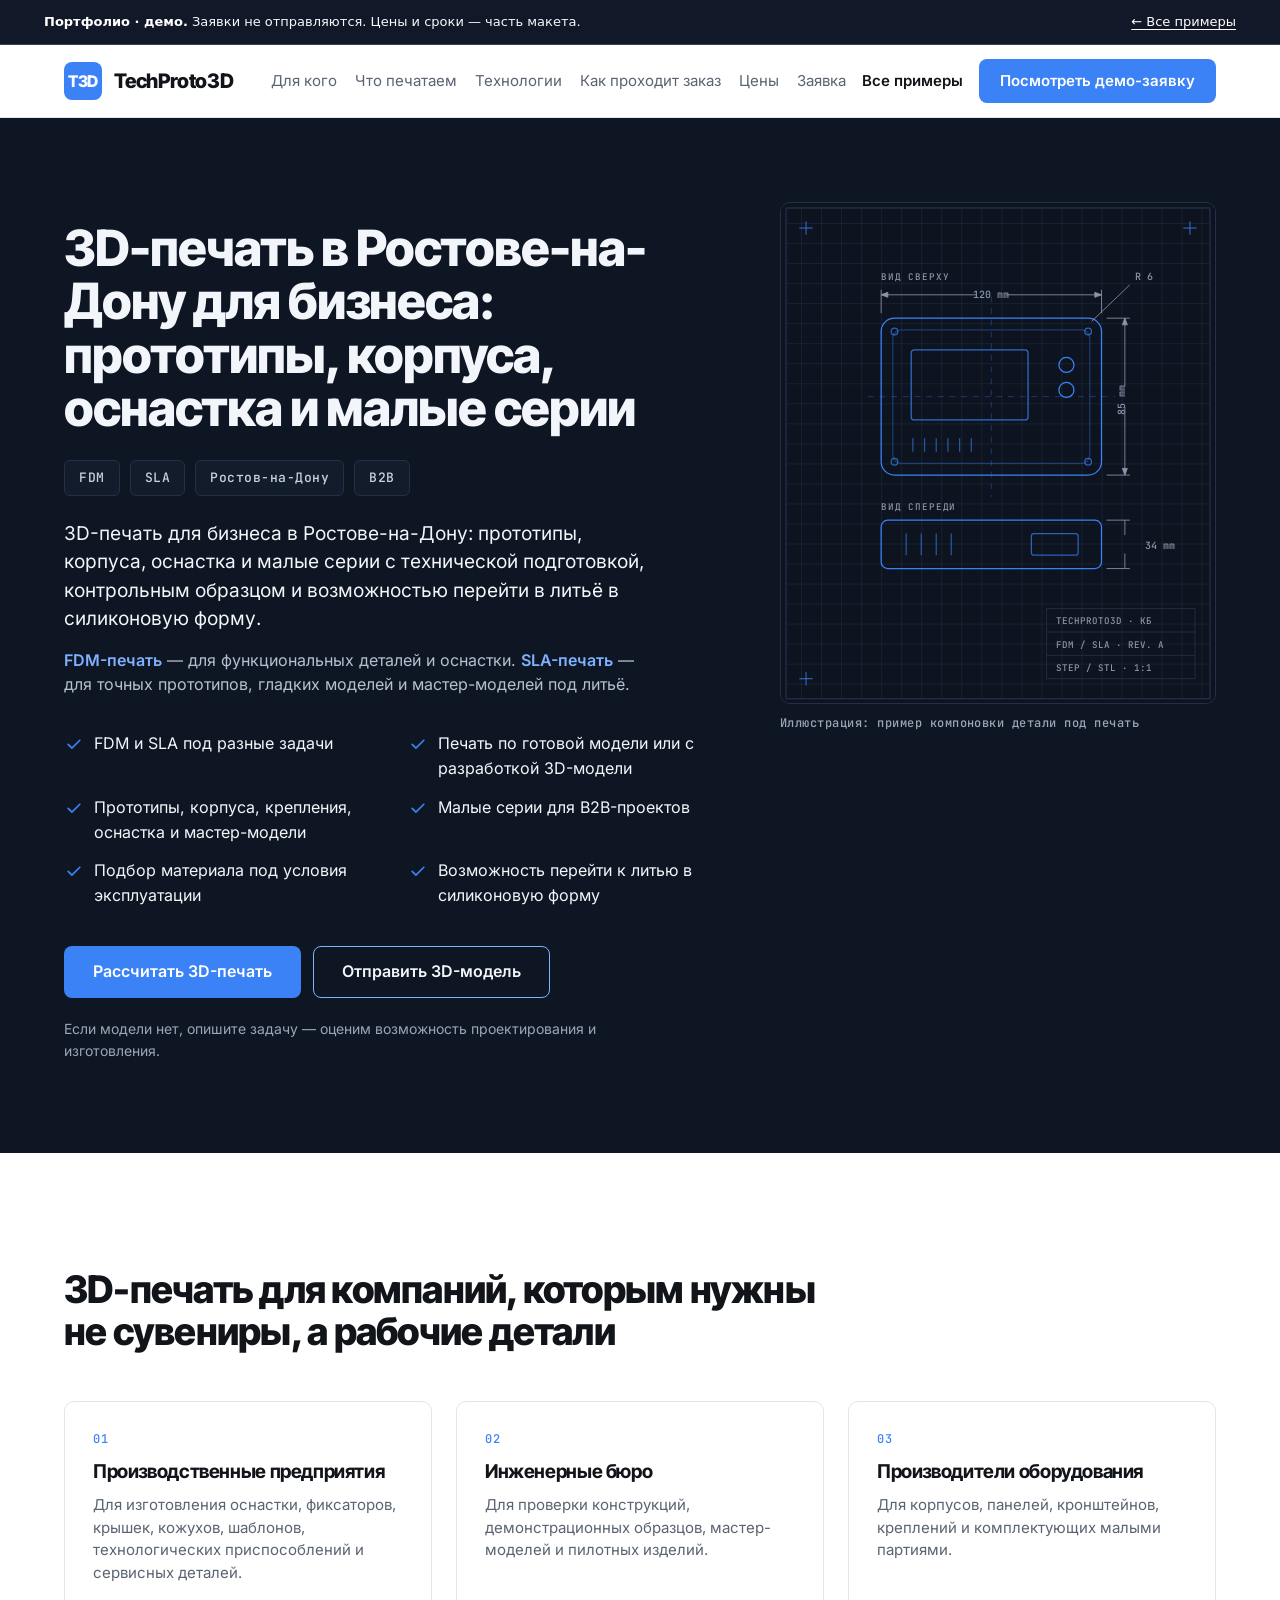
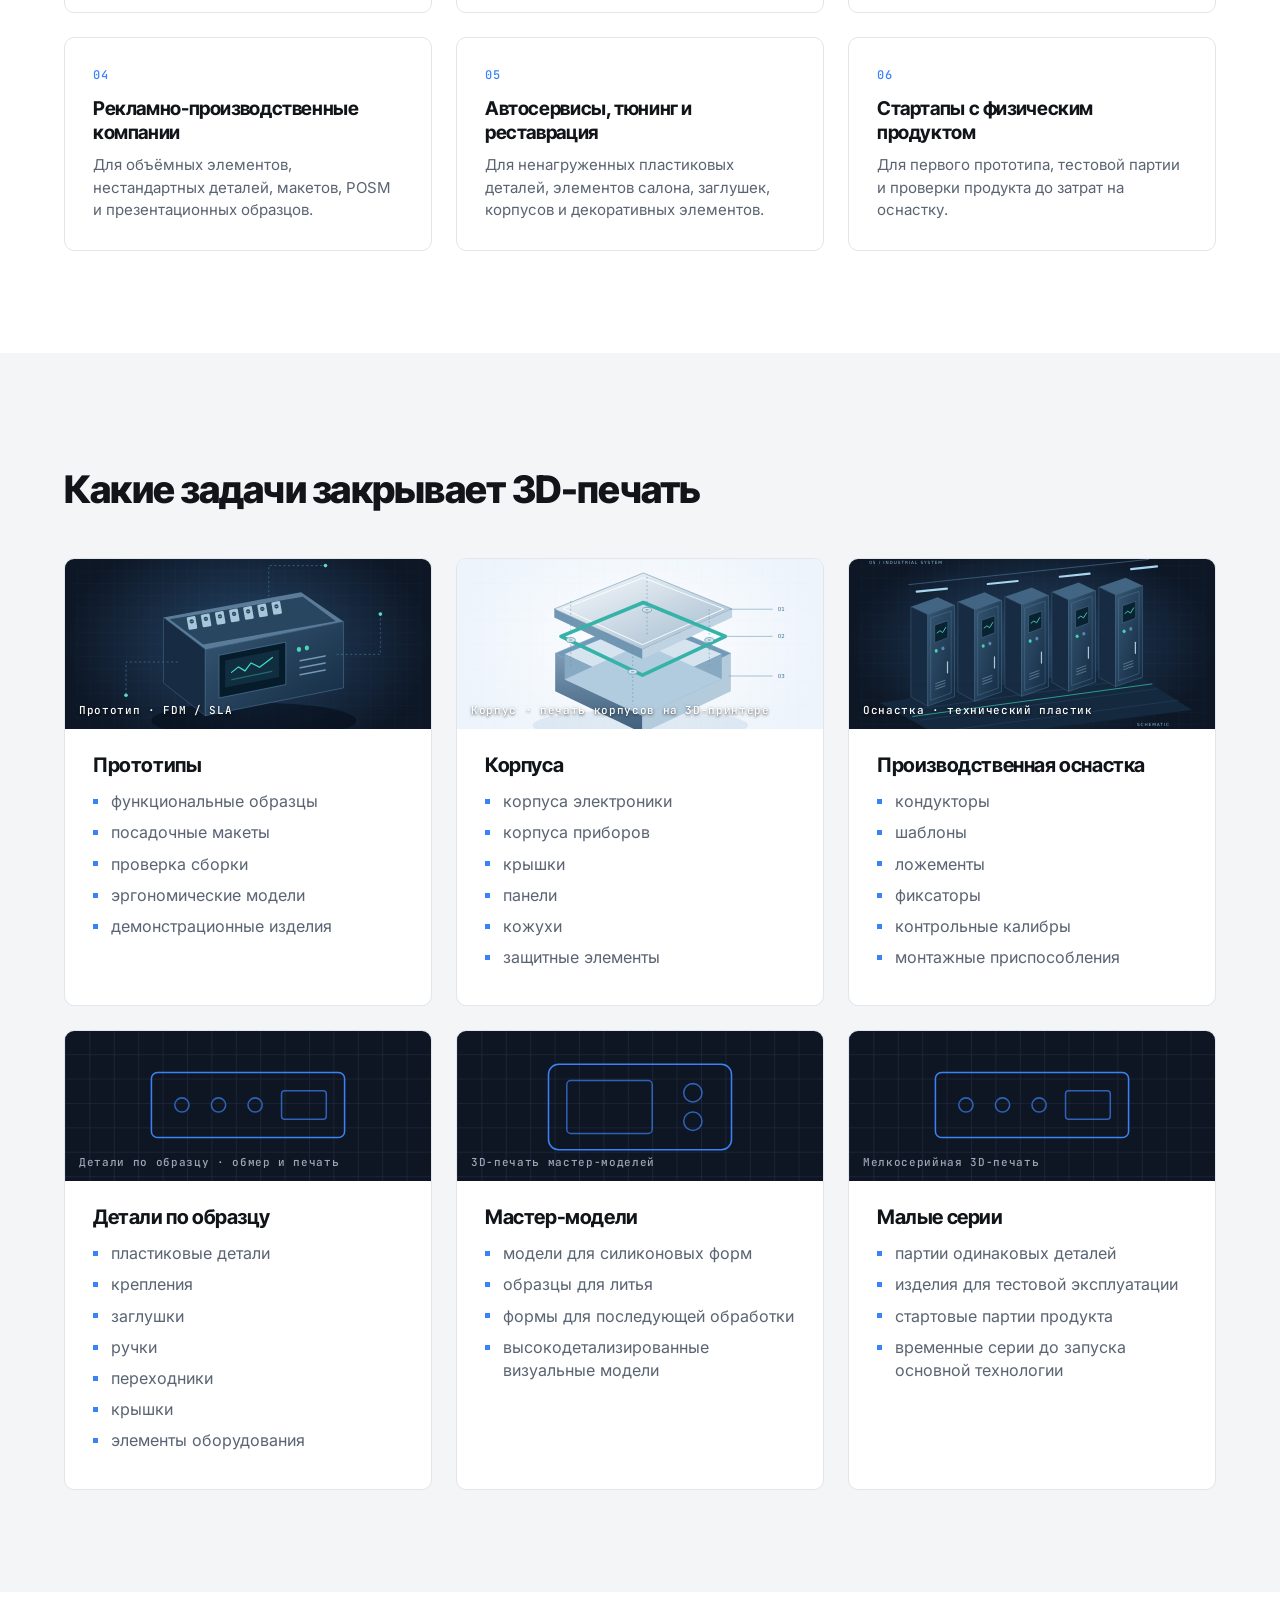
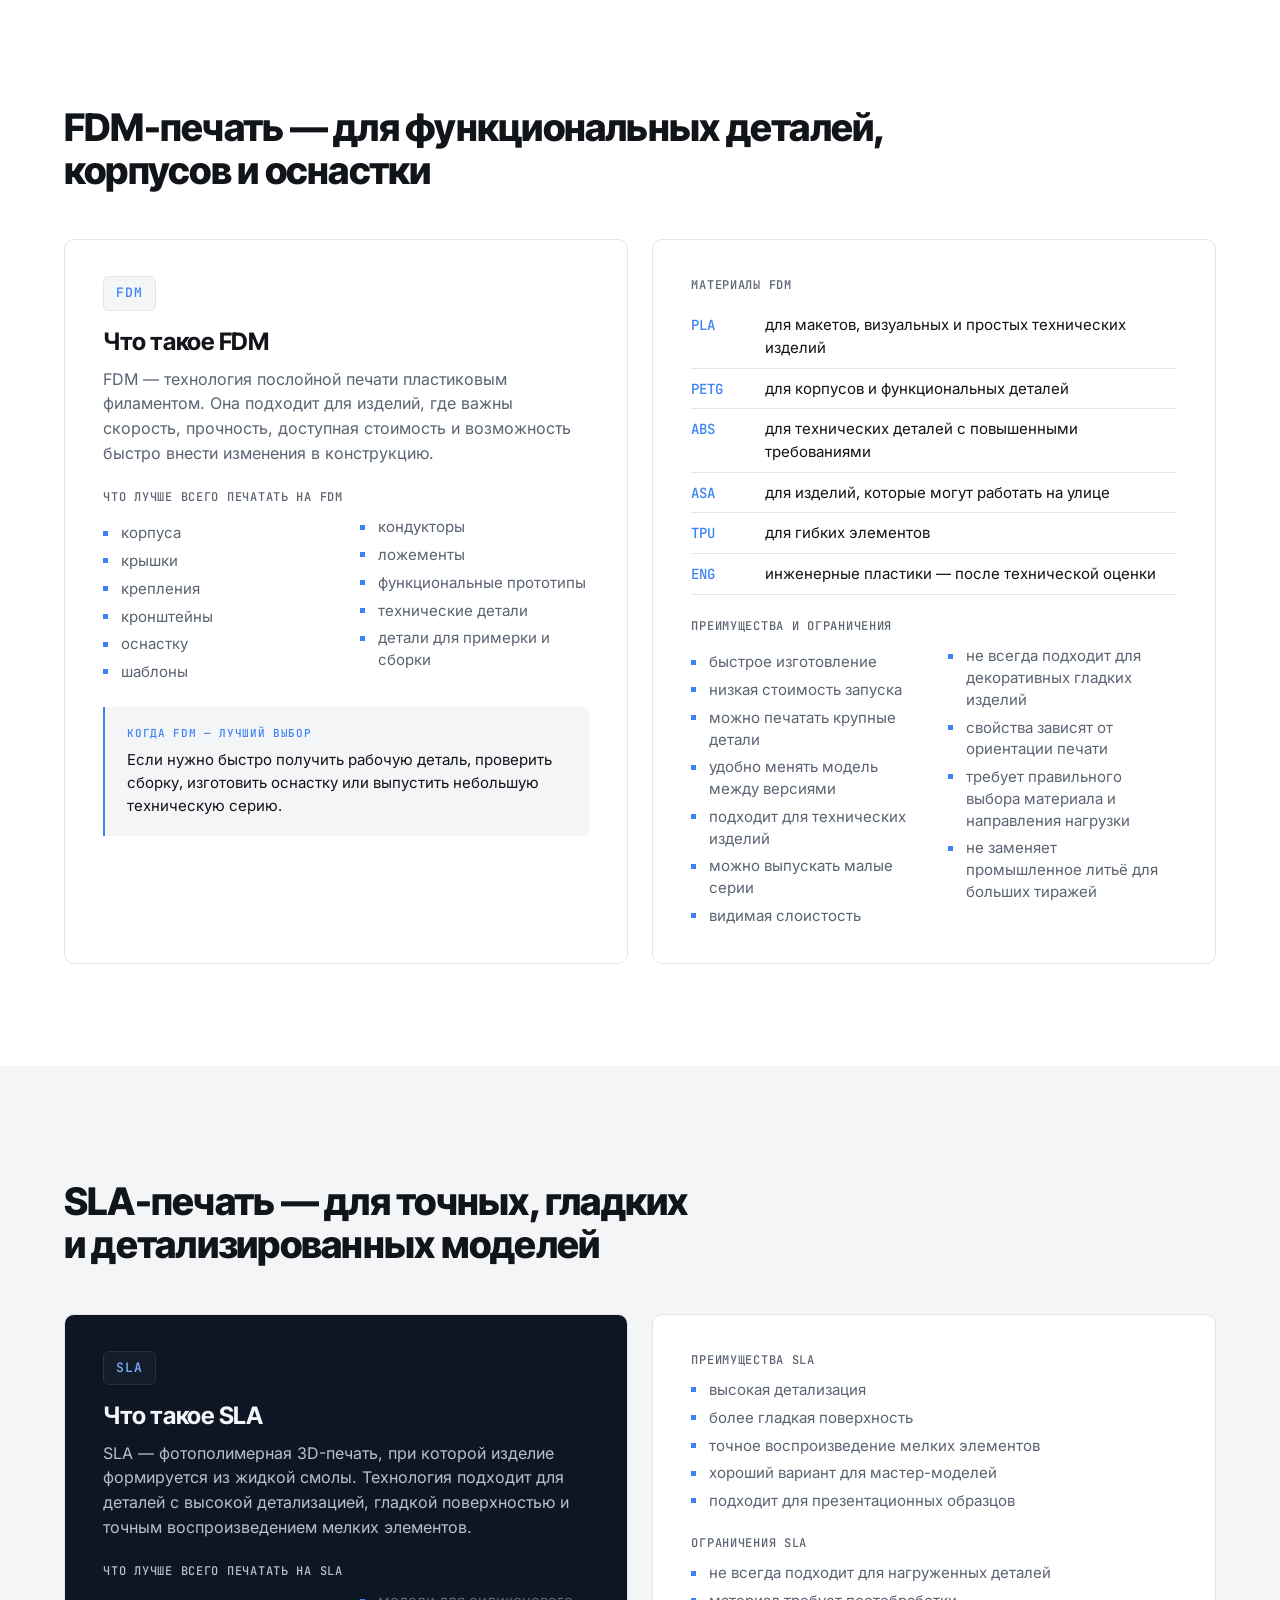
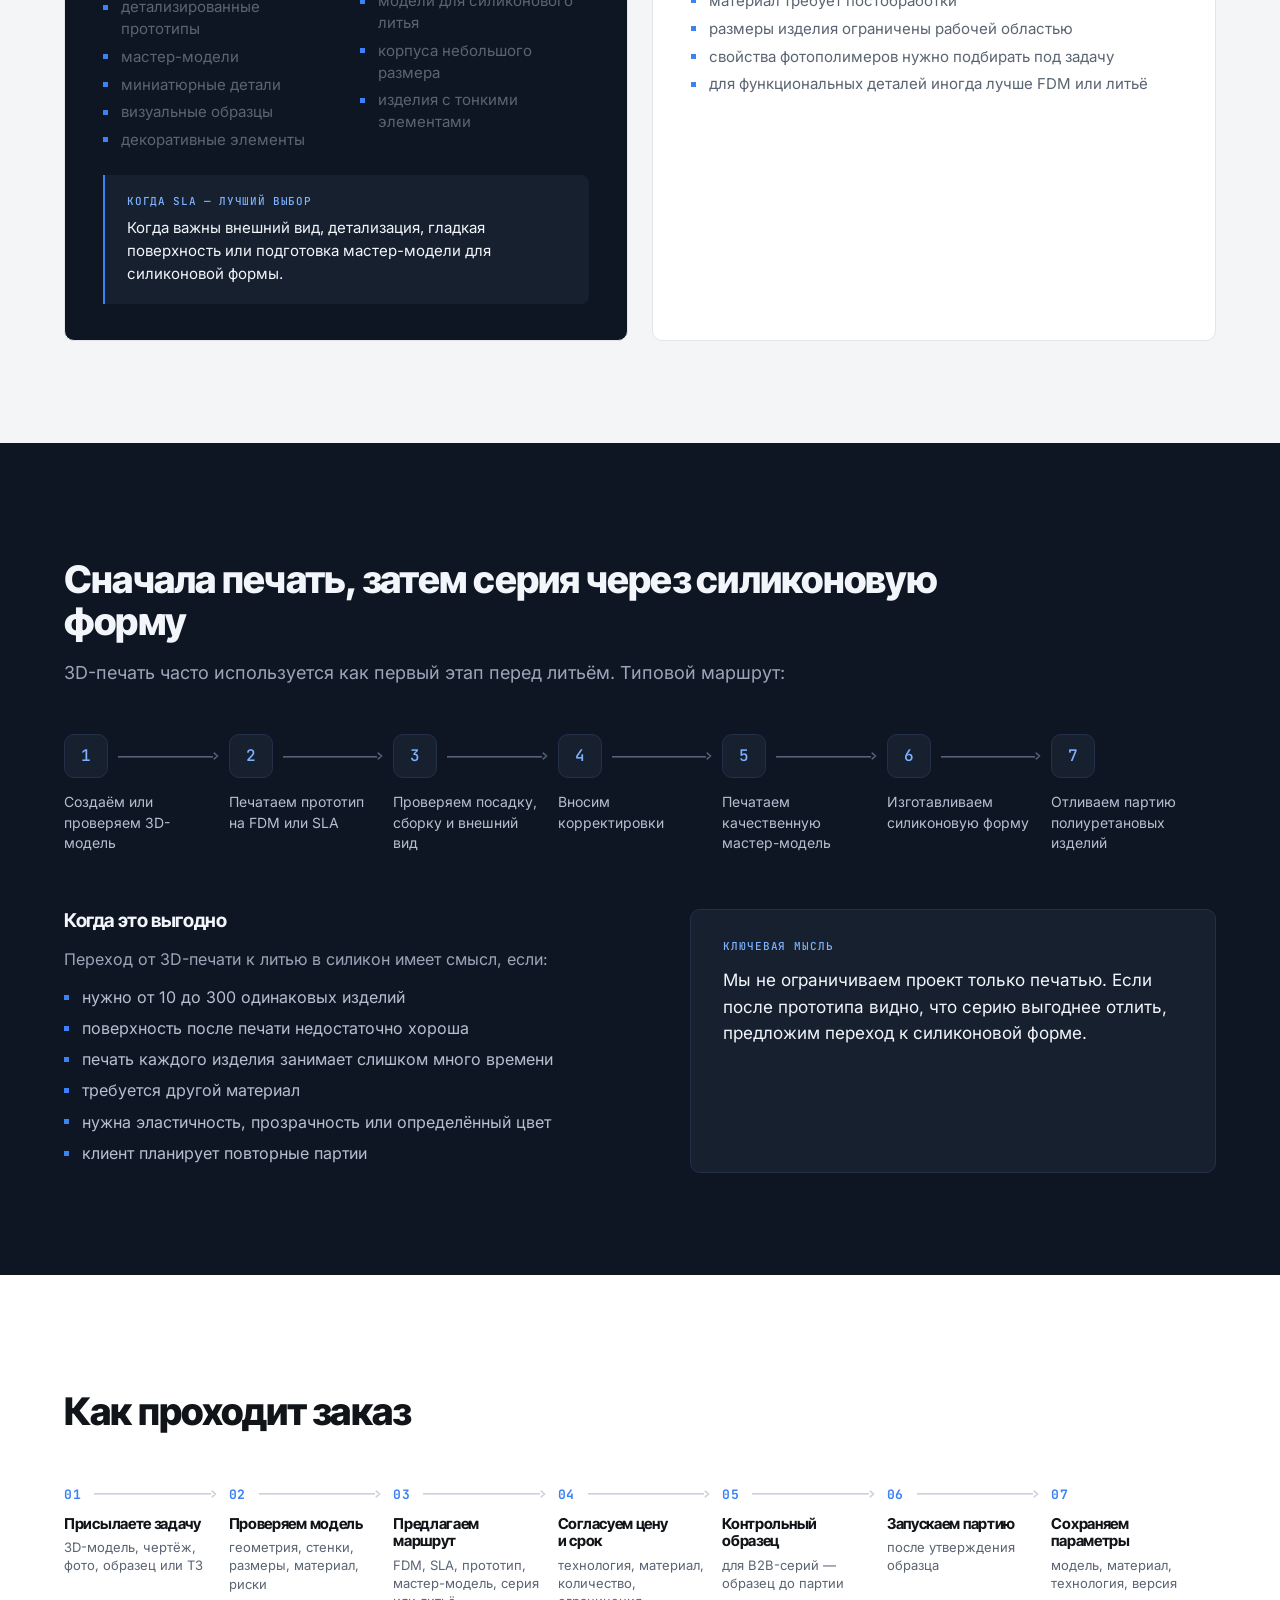
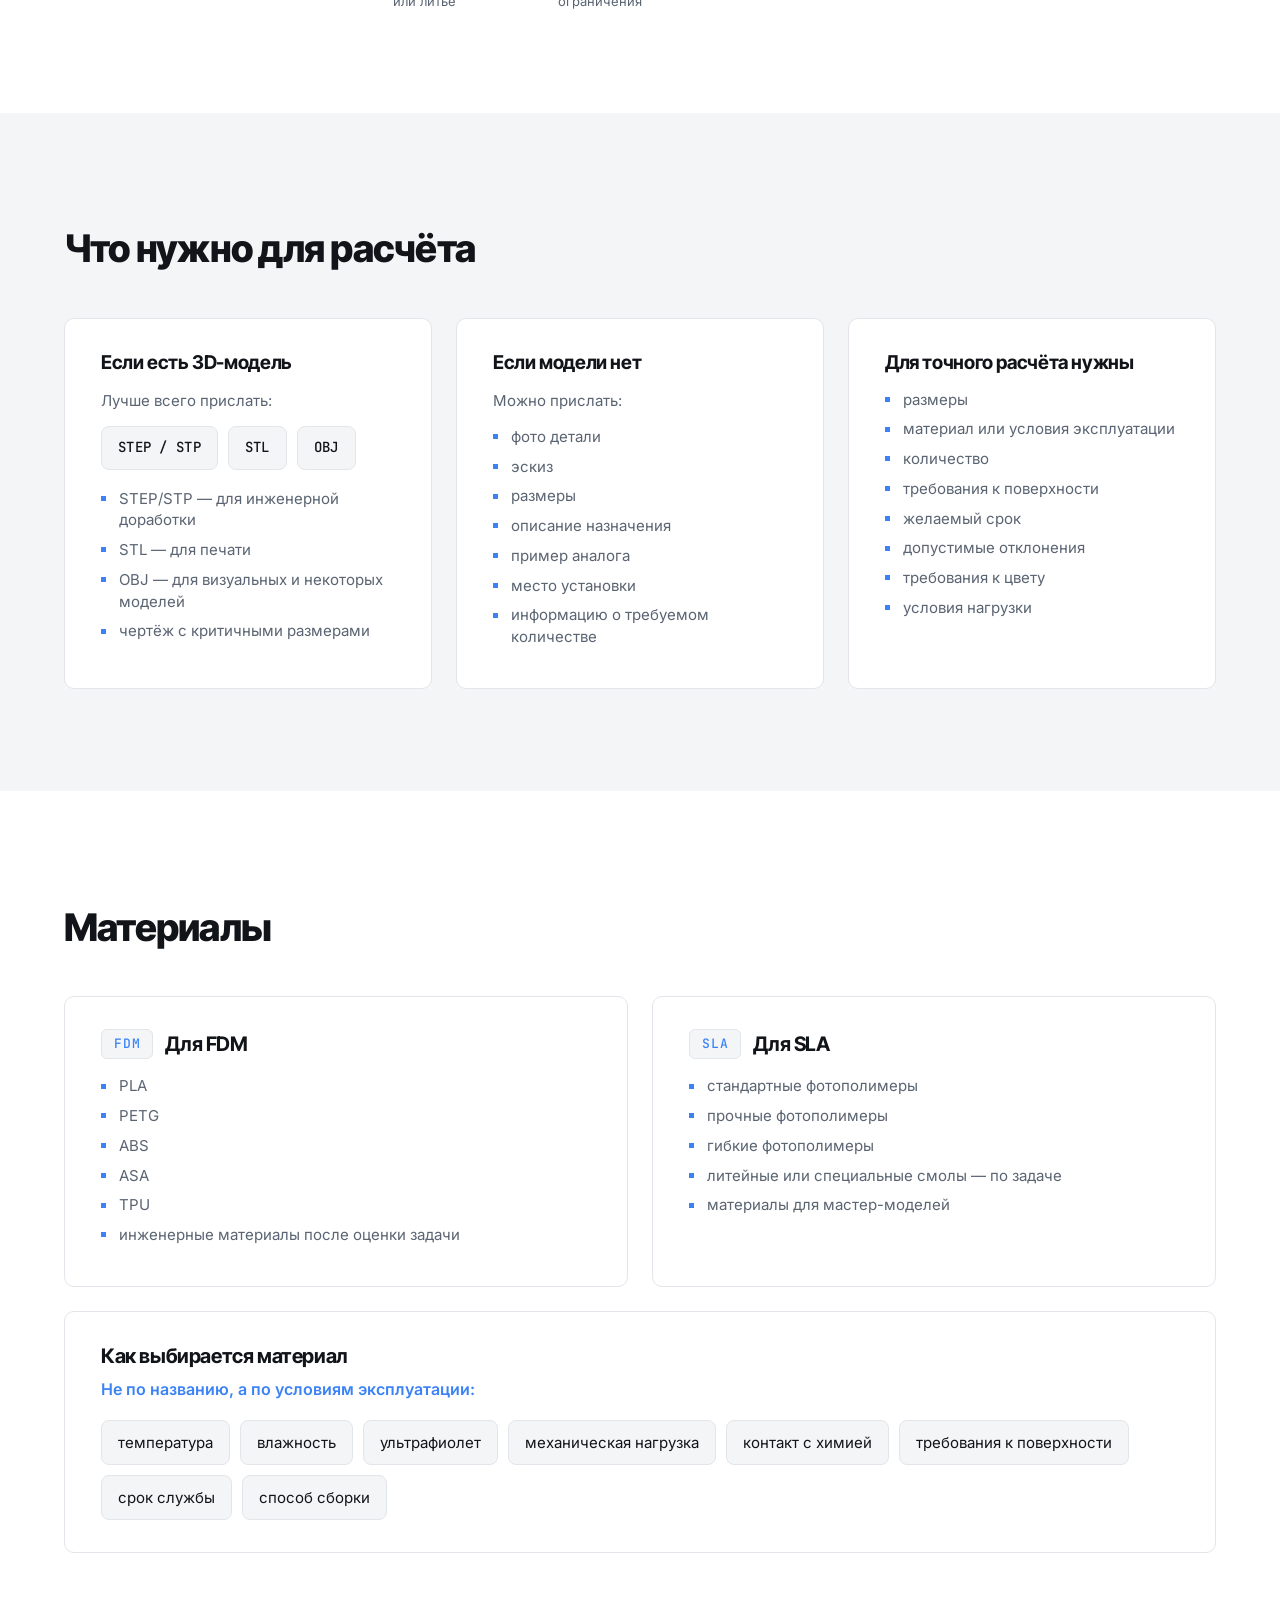
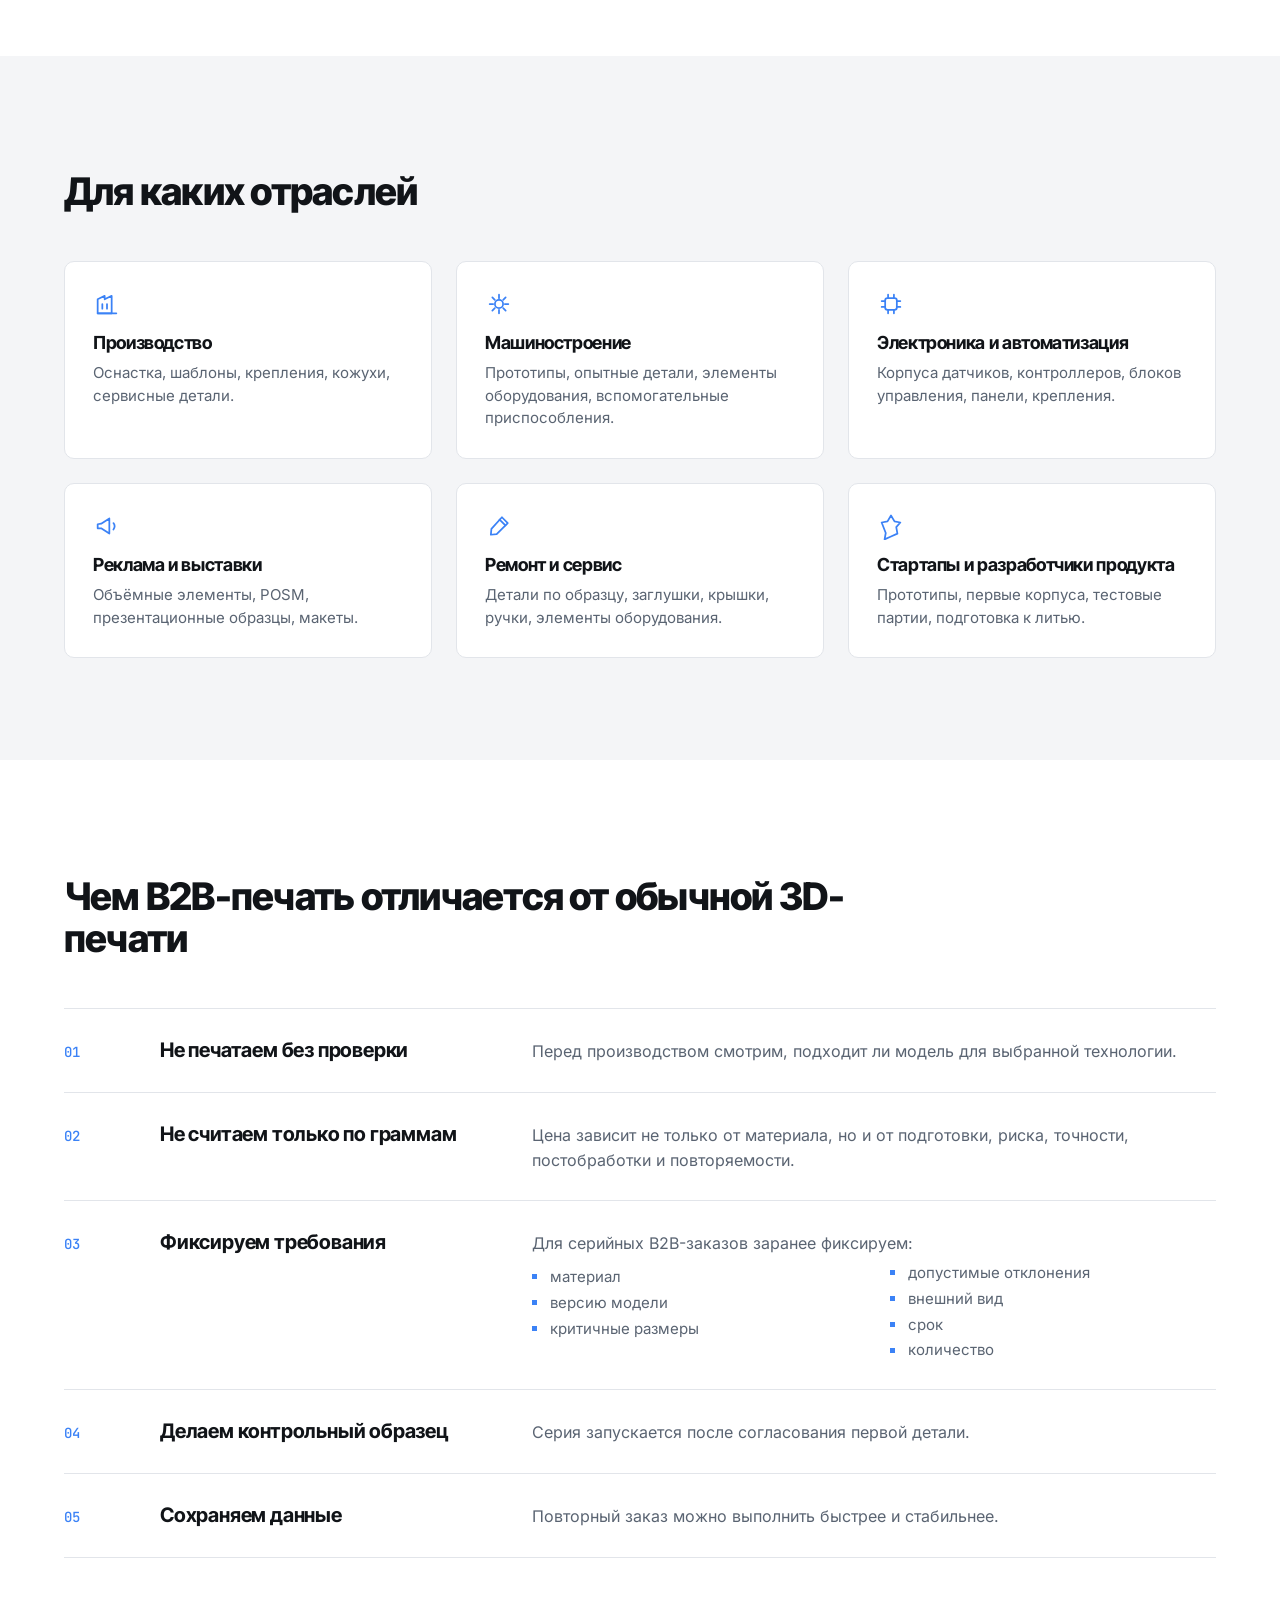
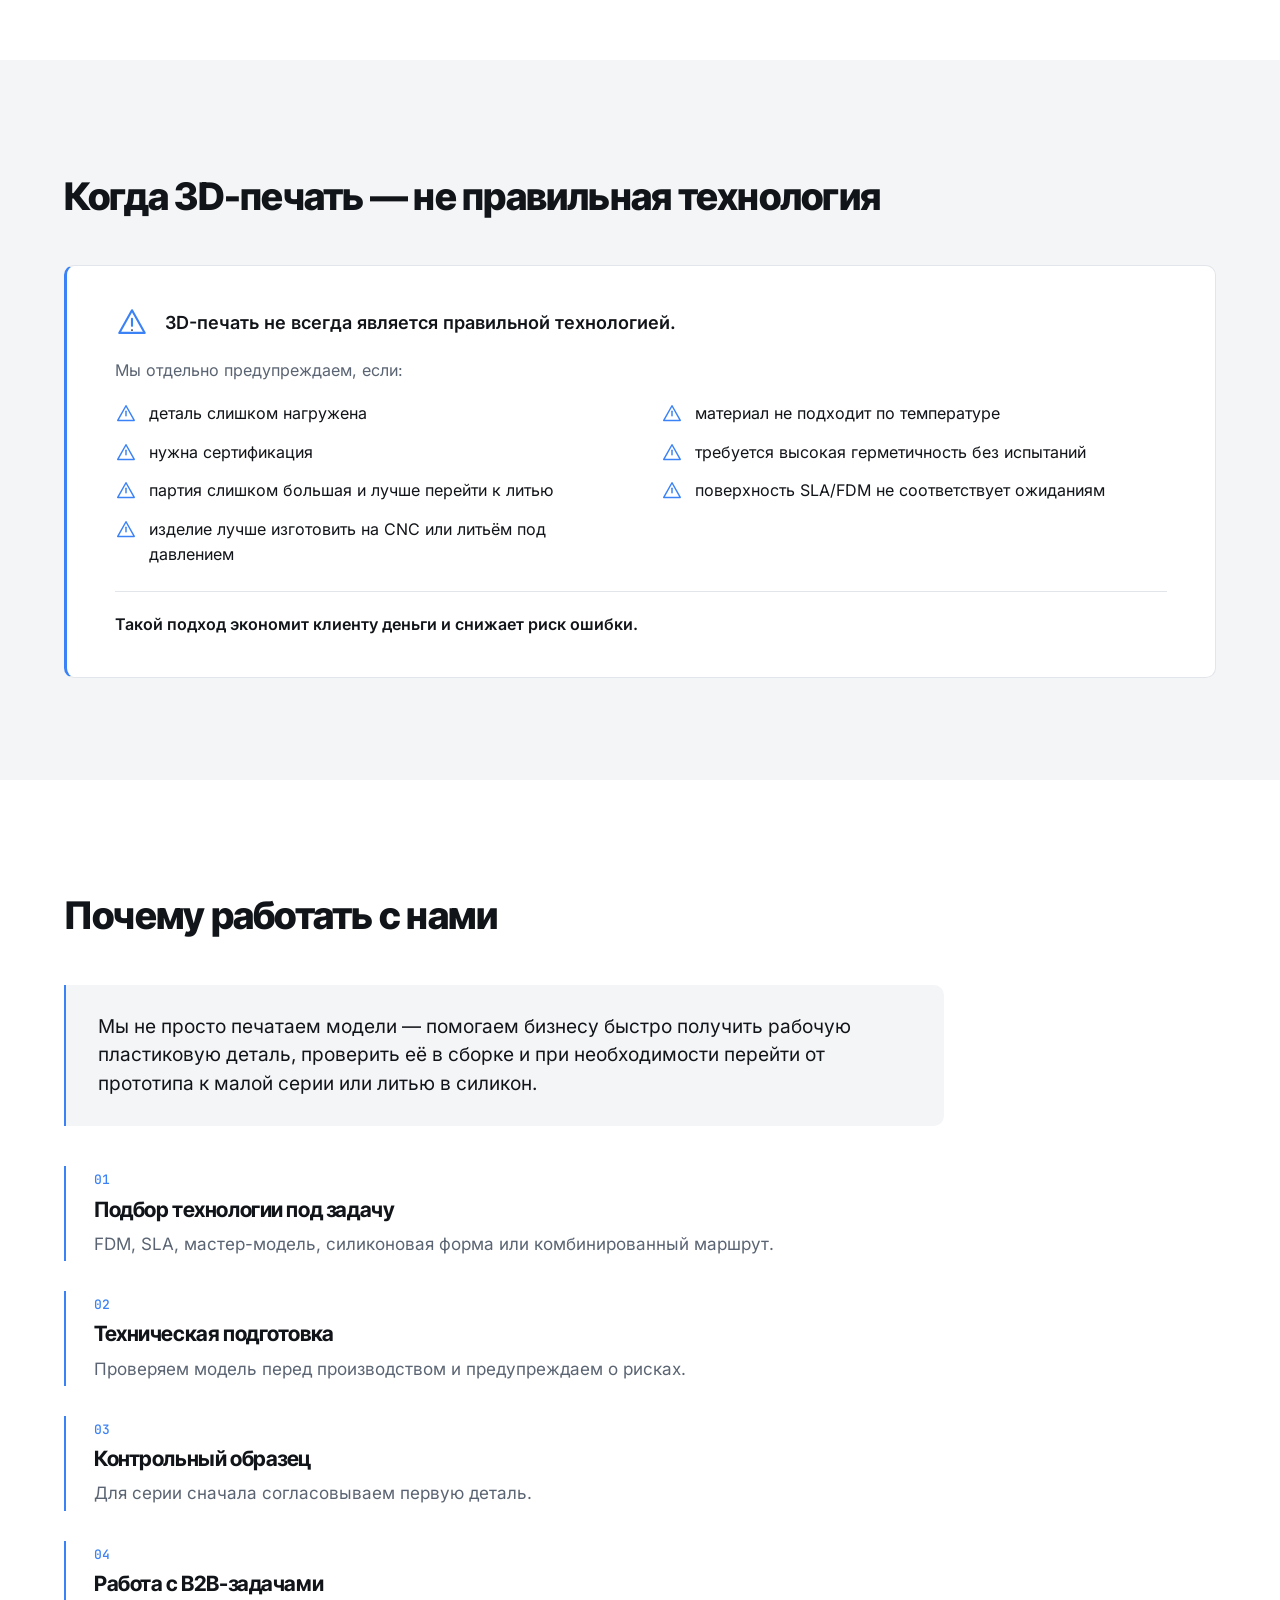
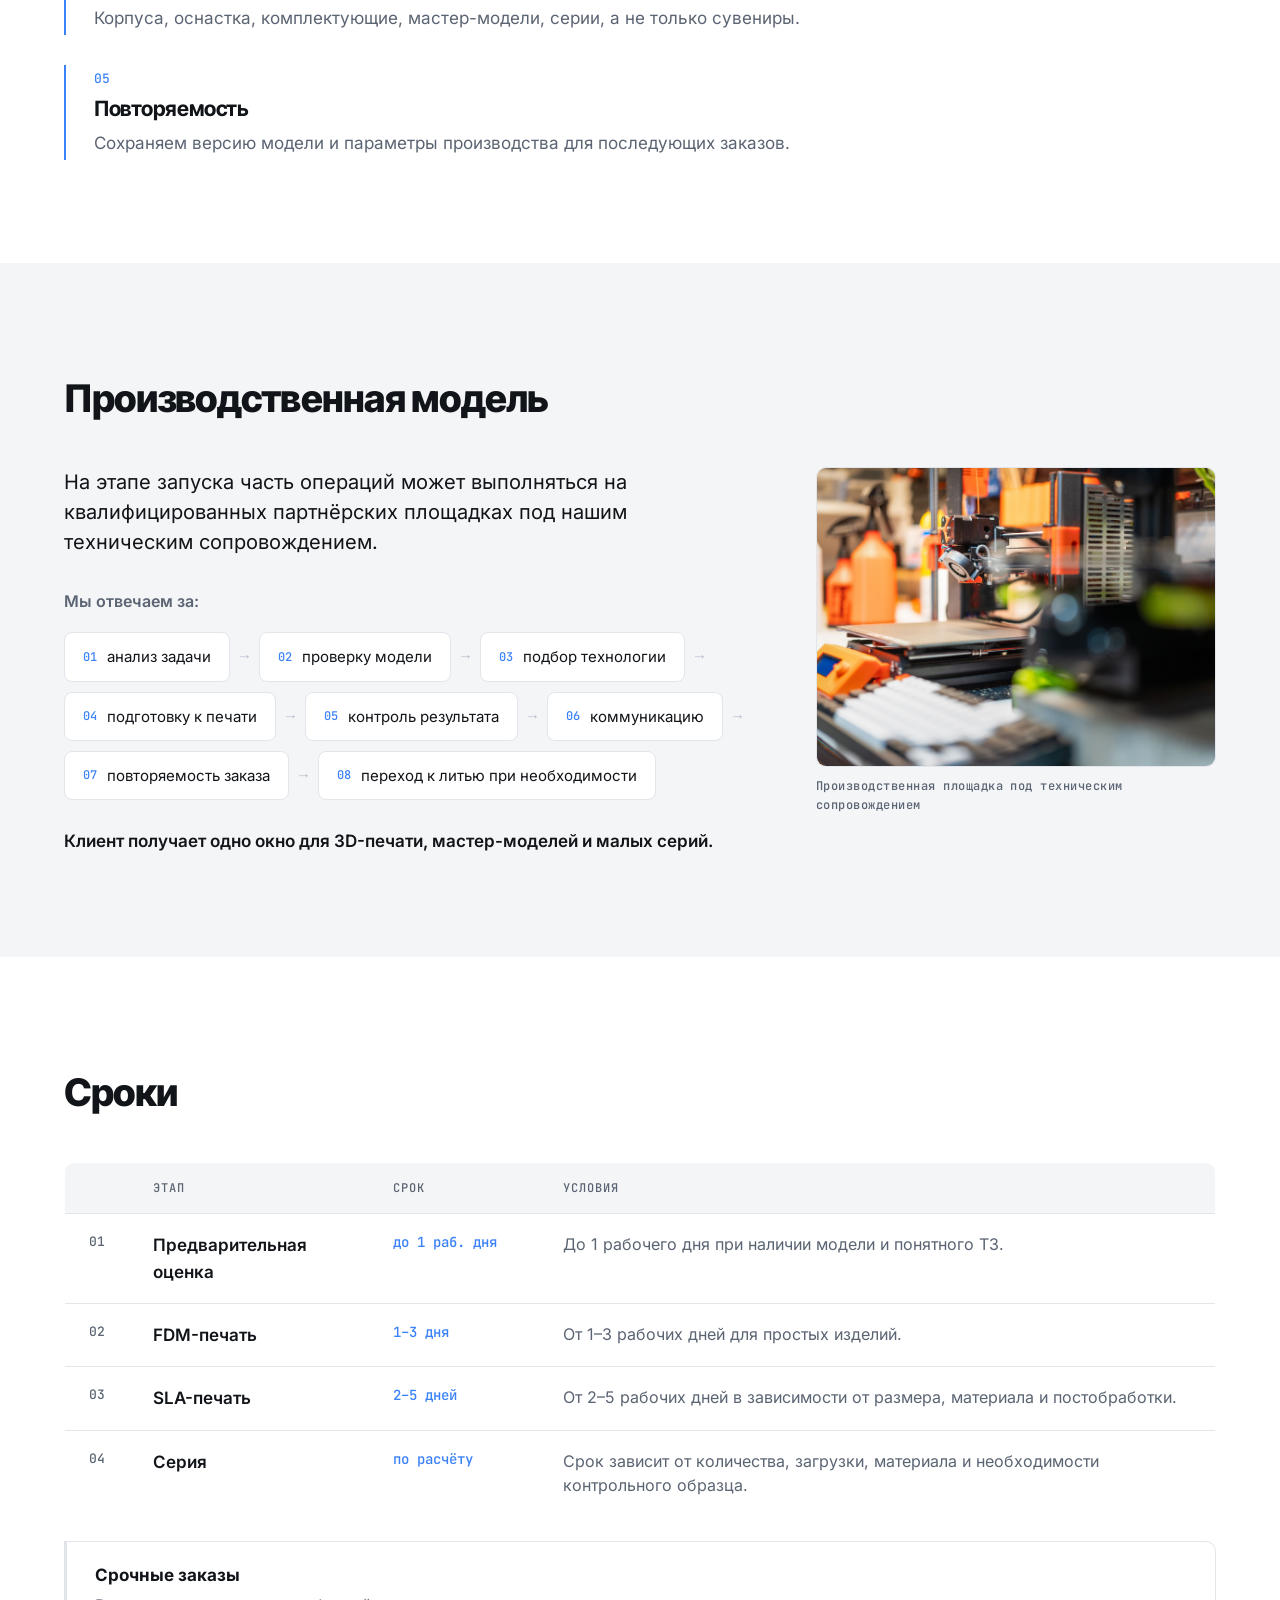
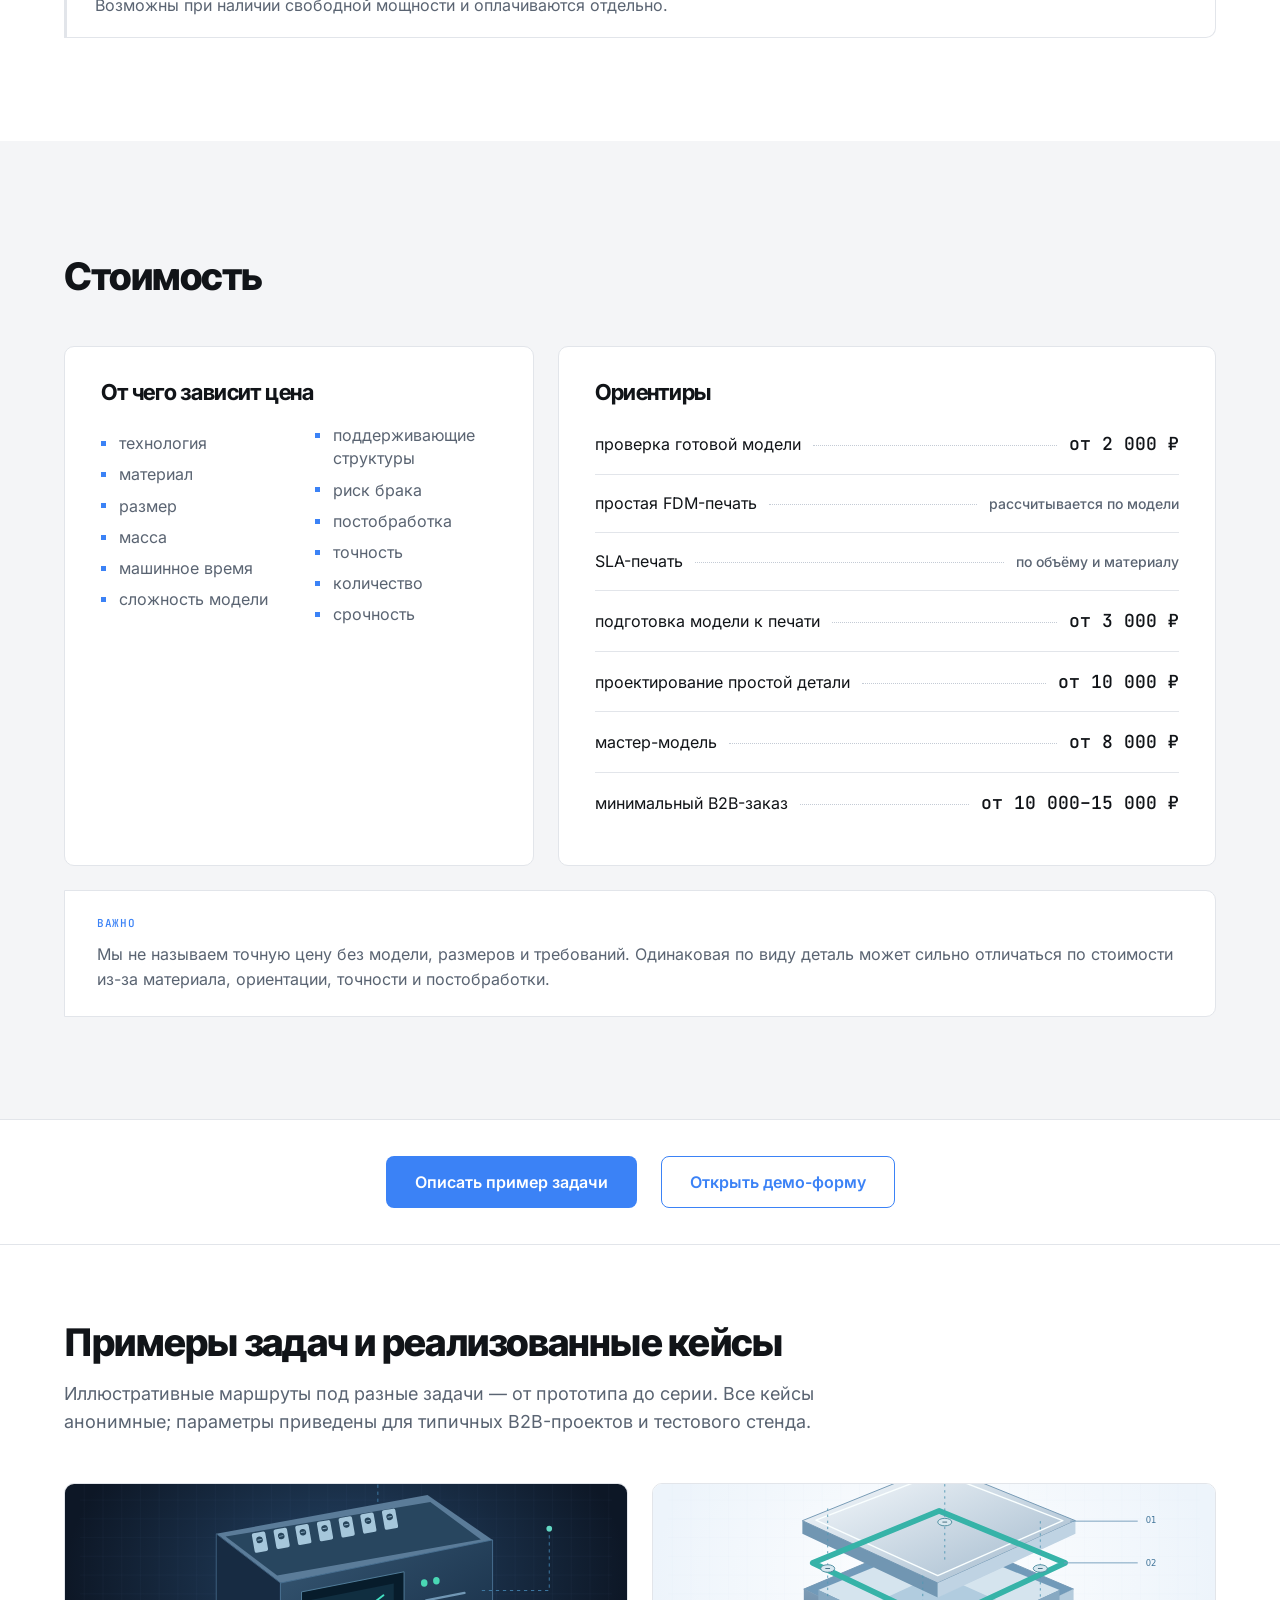
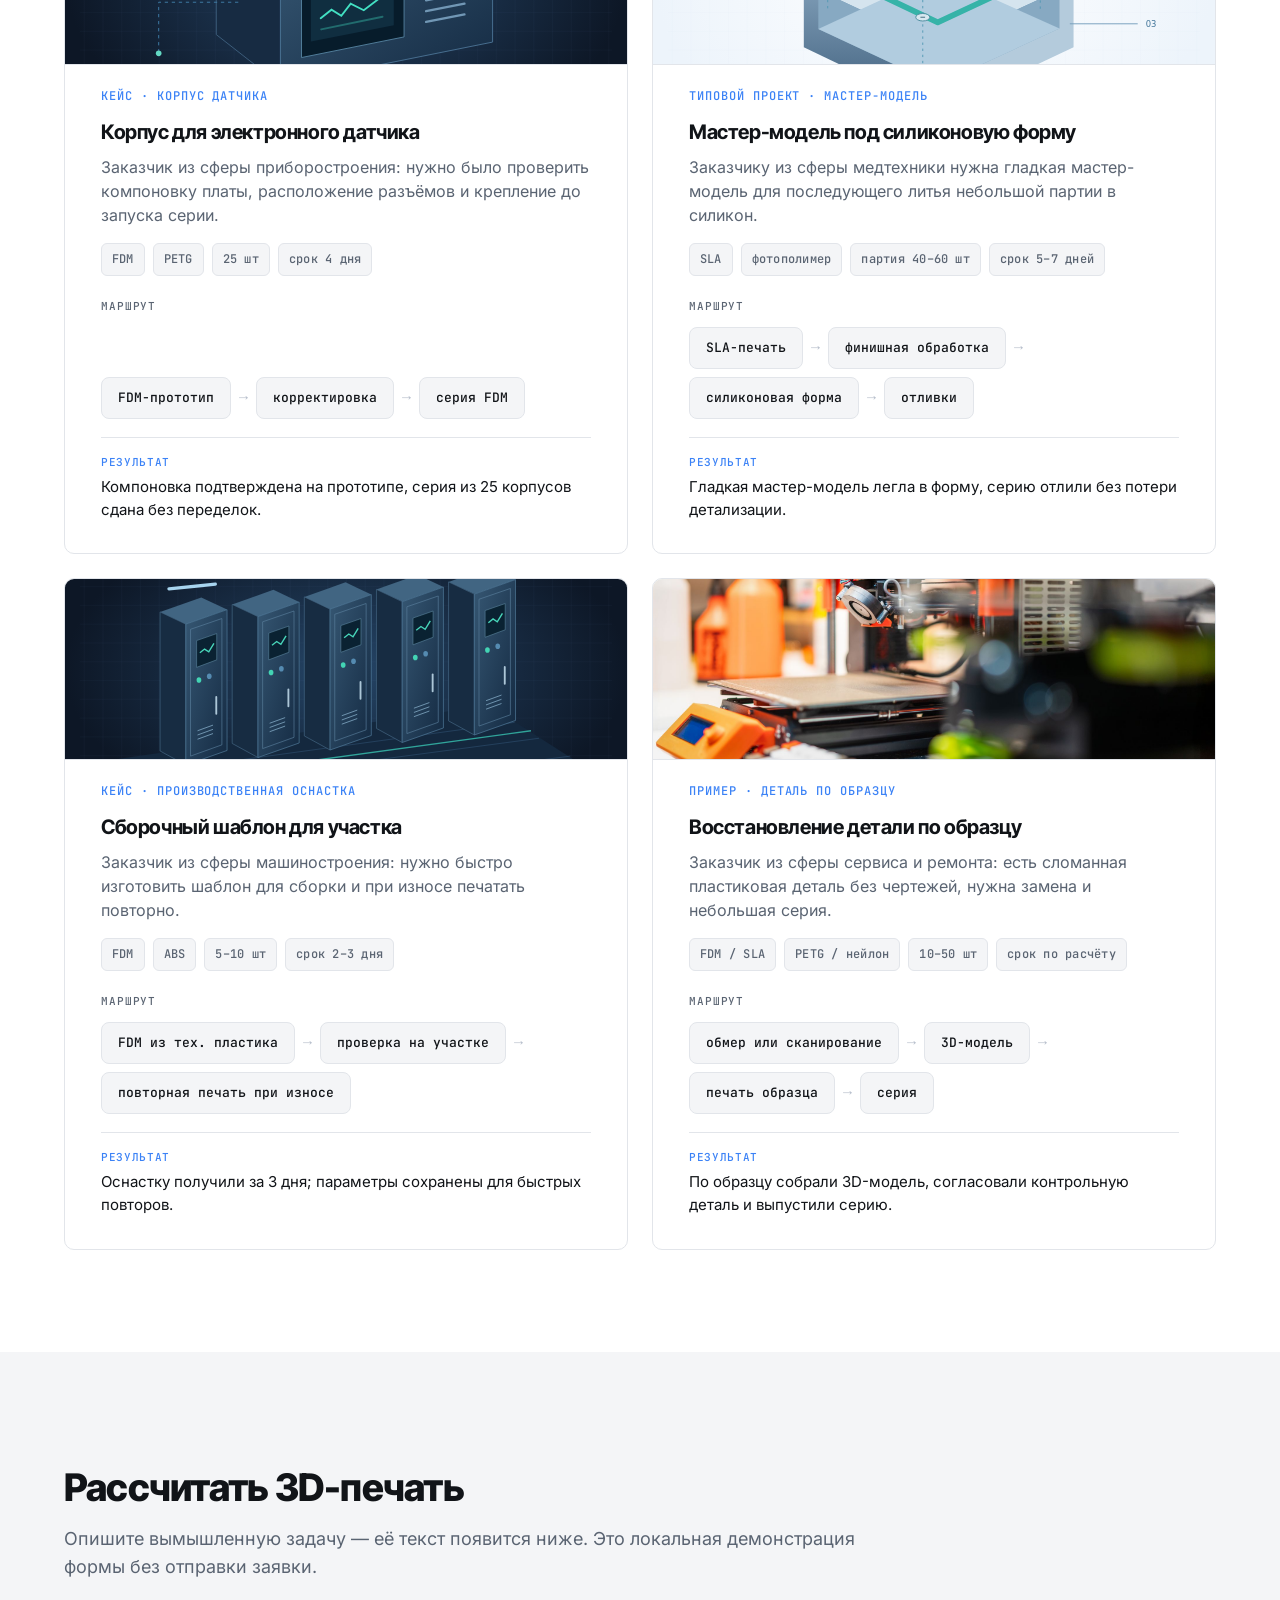
<file: sites/techproto3d/index.html>
<!DOCTYPE html>
<html lang="ru">
<head>
<meta charset="UTF-8">
<meta name="viewport" content="width=device-width, initial-scale=1">
<meta name="robots" content="noindex, nofollow">
<title>Демо · 3D-печать в Ростове-на-Дону для бизнеса — FDM и SLA</title>
<meta name="description" content="3D-печать FDM и SLA в Ростове-на-Дону для B2B: прототипы, корпуса, оснастка, мастер-модели, детали по образцу и малые серии. Техническая подготовка, подбор материала и контрольный образец.">
<meta property="og:type" content="website">
<meta property="og:locale" content="ru_RU">
<meta property="og:site_name" content="TechProto3D">
<meta property="og:title" content="3D-печать в Ростове-на-Дону для бизнеса — FDM и SLA">
<meta property="og:description" content="3D-печать FDM и SLA в Ростове-на-Дону для B2B: прототипы, корпуса, оснастка, мастер-модели, детали по образцу и малые серии.">
<link rel="icon" href="assets/favicon.svg" type="image/svg+xml">
<link rel="stylesheet" href="assets/fonts/fonts.css">
<link rel="stylesheet" href="assets/styles.css">
</head>
<body>

<aside class="demo-banner" aria-label="Демонстрационный проект">
  <div class="demo-banner__inner">
    <span><strong>Портфолио · демо.</strong> Заявки не отправляются. Цены и сроки — часть макета.</span>
    <a href="../../index.html">← Все примеры</a>
  </div>
</aside>


<a class="skip-link" href="#main">К основному содержанию</a>

<!-- глобальные SVG-дефиниции -->
<svg width="0" height="0" style="position:absolute" aria-hidden="true">
  <defs>
    <pattern id="gridD" width="24" height="24" patternUnits="userSpaceOnUse">
      <path d="M24 0H0V24" fill="none" stroke="#243049" stroke-width="1"/>
    </pattern>
    <g id="sil-box" fill="none" stroke="currentColor" stroke-width="1.5">
      <rect x="0" y="0" width="180" height="84" rx="10"/>
      <rect x="18" y="16" width="84" height="52" rx="4" opacity=".7"/>
      <circle cx="142" cy="28" r="9" opacity=".7"/>
      <circle cx="142" cy="56" r="9" opacity=".7"/>
    </g>
    <g id="sil-panel" fill="none" stroke="currentColor" stroke-width="1.5">
      <rect x="0" y="0" width="190" height="64" rx="6"/>
      <circle cx="30" cy="32" r="7" opacity=".7"/>
      <circle cx="66" cy="32" r="7" opacity=".7"/>
      <circle cx="102" cy="32" r="7" opacity=".7"/>
      <rect x="128" y="18" width="44" height="28" rx="3" opacity=".7"/>
    </g>
  </defs>
</svg>

<!-- ===== Шапка ===== -->
<header class="header">
  <div class="container header__in">
    <a class="logo" href="#" aria-label="TechProto3D — на главную">
      <span class="logo__mark">T3D</span>
      <span class="logo__name">TechProto3D</span>
    </a>
    <nav class="nav" id="main-nav" data-nav aria-label="Основная навигация">
      <a href="#audience">Для кого</a>
      <a href="#products">Что печатаем</a>
      <a href="#tech">Технологии</a>
      <a href="#process">Как проходит заказ</a>
      <a href="#price">Цены</a>
      <a href="#form">Заявка</a>
    </nav>
    <a class="header__phone" href="../../index.html">Все примеры</a>
    <a class="btn btn--primary btn--sm header__cta" href="#form">Посмотреть демо-заявку</a>
    <button class="burger" type="button" data-burger aria-label="Открыть меню" aria-expanded="false" aria-controls="main-nav"><span></span></button>
  </div>
</header>

<main id="main">

<!-- ===== Блок 1. Hero (тёмный) ===== -->
<section class="section--dark hero">
  <div class="container hero__grid">
    <div>
      <h1>3D-печать в&nbsp;Ростове-на-Дону для&nbsp;бизнеса: прототипы, корпуса, оснастка и&nbsp;малые серии</h1>
      <div class="tags">
        <span class="tag">FDM</span>
        <span class="tag">SLA</span>
        <span class="tag">Ростов-на-Дону</span>
        <span class="tag">B2B</span>
      </div>
      <p class="hero__sub">3D-печать для бизнеса в Ростове-на-Дону: прототипы, корпуса, оснастка и малые серии с технической подготовкой, контрольным образцом и возможностью перейти в литьё в силиконовую форму.</p>
      <p class="hero__tech"><b>FDM-печать</b> — для функциональных деталей и оснастки. <b>SLA-печать</b> — для точных прототипов, гладких моделей и мастер-моделей под литьё.</p>
      <ul class="hero__feats">
        <li><svg class="ck" viewBox="0 0 24 24" aria-hidden="true"><path d="M5 12.5l4.5 4.5L19 7.5"/></svg>FDM и SLA под разные задачи</li>
        <li><svg class="ck" viewBox="0 0 24 24" aria-hidden="true"><path d="M5 12.5l4.5 4.5L19 7.5"/></svg>Печать по готовой модели или с разработкой 3D-модели</li>
        <li><svg class="ck" viewBox="0 0 24 24" aria-hidden="true"><path d="M5 12.5l4.5 4.5L19 7.5"/></svg>Прототипы, корпуса, крепления, оснастка и мастер-модели</li>
        <li><svg class="ck" viewBox="0 0 24 24" aria-hidden="true"><path d="M5 12.5l4.5 4.5L19 7.5"/></svg>Малые серии для B2B-проектов</li>
        <li><svg class="ck" viewBox="0 0 24 24" aria-hidden="true"><path d="M5 12.5l4.5 4.5L19 7.5"/></svg>Подбор материала под условия эксплуатации</li>
        <li><svg class="ck" viewBox="0 0 24 24" aria-hidden="true"><path d="M5 12.5l4.5 4.5L19 7.5"/></svg>Возможность перейти к литью в силиконовую форму</li>
      </ul>
      <div class="hero__cta">
        <a class="btn btn--primary" href="#form">Рассчитать 3D-печать</a>
        <a class="btn btn--secondary" href="#form">Отправить 3D-модель</a>
      </div>
      <p class="hero__note">Если модели нет, опишите задачу — оценим возможность проектирования и изготовления.</p>
    </div>
    <div>
    <div class="blueprint">
      <svg viewBox="0 0 520 600" role="img" aria-label="Чертёж детали для 3D-печати">
        <rect width="520" height="600" fill="#0D1420"/>
        <rect x="6" y="6" width="508" height="588" fill="url(#gridD)"/>
        <rect x="6" y="6" width="508" height="588" fill="none" stroke="#243049" stroke-width="1.5"/>
        <g stroke="#3B82F6" stroke-width="1">
          <path d="M22 30h16M30 22v16"/>
          <path d="M482 30h16M490 22v16"/>
          <path d="M22 570h16M30 562v16"/>
        </g>
        <g stroke="#3B82F6" stroke-width="1" stroke-dasharray="7 7" opacity=".4">
          <path d="M252 112v240"/>
          <path d="M104 232h296"/>
        </g>
        <g stroke="#3B82F6" stroke-width="1.5" fill="none">
          <rect x="120" y="138" width="264" height="188" rx="16"/>
          <rect x="134" y="152" width="236" height="160" rx="10" opacity=".35"/>
          <rect x="156" y="176" width="140" height="84" rx="4" opacity=".8"/>
          <circle cx="342" cy="194" r="9"/>
          <circle cx="342" cy="224" r="9"/>
          <g opacity=".6">
            <path d="M158 282v16M172 282v16M186 282v16M200 282v16M214 282v16M228 282v16"/>
          </g>
          <g opacity=".7">
            <circle cx="136" cy="154" r="4"/><circle cx="368" cy="154" r="4"/>
            <circle cx="136" cy="310" r="4"/><circle cx="368" cy="310" r="4"/>
          </g>
        </g>
        <g stroke="#8B96A8" stroke-width="1" fill="none">
          <path d="M120 132v-28M384 132v-28"/>
          <path d="M120 110h114M270 110h114"/>
          <path d="M120 110l8-3v6zM384 110l-8-3v6z" fill="#8B96A8"/>
          <path d="M390 138h28M390 326h28"/>
          <path d="M412 138v82M412 244v82"/>
          <path d="M412 138l-3 8h6zM412 326l-3-8h6z" fill="#8B96A8"/>
          <path d="M372 142l46-44"/>
        </g>
        <text x="252" y="114" text-anchor="middle" font-family="JetBrains Mono, monospace" font-size="12" fill="#8B96A8">120 mm</text>
        <text x="412" y="236" text-anchor="middle" font-family="JetBrains Mono, monospace" font-size="12" fill="#8B96A8" transform="rotate(-90 412 236)">85 mm</text>
        <text x="424" y="92" font-family="JetBrains Mono, monospace" font-size="12" fill="#8B96A8">R 6</text>
        <g stroke="#3B82F6" stroke-width="1.5" fill="none">
          <rect x="120" y="380" width="264" height="58" rx="8"/>
          <g opacity=".6">
            <path d="M150 396v26M168 396v26M186 396v26M204 396v26"/>
          </g>
          <rect x="300" y="396" width="56" height="26" rx="3" opacity=".7"/>
        </g>
        <g stroke="#8B96A8" stroke-width="1" fill="none">
          <path d="M390 380h28M390 438h28"/>
          <path d="M412 380v18M412 420v18"/>
        </g>
        <text x="436" y="414" font-family="JetBrains Mono, monospace" font-size="12" fill="#8B96A8">34 mm</text>
        <text x="120" y="368" font-family="JetBrains Mono, monospace" font-size="11" fill="#8B96A8" letter-spacing="1">ВИД СПЕРЕДИ</text>
        <text x="120" y="92" font-family="JetBrains Mono, monospace" font-size="11" fill="#8B96A8" letter-spacing="1">ВИД СВЕРХУ</text>
        <g stroke="#243049" stroke-width="1" fill="none">
          <rect x="318" y="486" width="178" height="84"/>
          <path d="M318 514h178M318 542h178"/>
        </g>
        <text x="330" y="505" font-family="JetBrains Mono, monospace" font-size="11" fill="#8B96A8">TECHPROTO3D · КБ</text>
        <text x="330" y="533" font-family="JetBrains Mono, monospace" font-size="11" fill="#8B96A8">FDM / SLA · REV. A</text>
        <text x="330" y="561" font-family="JetBrains Mono, monospace" font-size="11" fill="#8B96A8">STEP / STL · 1:1</text>
      </svg>
    </div>
    <p class="blueprint-cap">Иллюстрация: пример компоновки детали под печать</p>
    </div>
  </div>
</section>

<!-- ===== Блок 2. Для кого эта услуга ===== -->
<section class="section section--white" id="audience">
  <div class="container">
    <div class="sec-head">
      <h2>3D-печать для компаний, которым нужны не&nbsp;сувениры, а&nbsp;рабочие детали</h2>
    </div>
    <div class="audgrid">
      <div class="card audcard">
        <div class="audcard__num">01</div>
        <h3>Производственные предприятия</h3>
        <p>Для изготовления оснастки, фиксаторов, крышек, кожухов, шаблонов, технологических приспособлений и сервисных деталей.</p>
      </div>
      <div class="card audcard">
        <div class="audcard__num">02</div>
        <h3>Инженерные бюро</h3>
        <p>Для проверки конструкций, демонстрационных образцов, мастер-моделей и пилотных изделий.</p>
      </div>
      <div class="card audcard">
        <div class="audcard__num">03</div>
        <h3>Производители оборудования</h3>
        <p>Для корпусов, панелей, кронштейнов, креплений и комплектующих малыми партиями.</p>
      </div>
      <div class="card audcard">
        <div class="audcard__num">04</div>
        <h3>Рекламно-производственные компании</h3>
        <p>Для объёмных элементов, нестандартных деталей, макетов, POSM и презентационных образцов.</p>
      </div>
      <div class="card audcard">
        <div class="audcard__num">05</div>
        <h3>Автосервисы, тюнинг и реставрация</h3>
        <p>Для ненагруженных пластиковых деталей, элементов салона, заглушек, корпусов и декоративных элементов.</p>
      </div>
      <div class="card audcard">
        <div class="audcard__num">06</div>
        <h3>Стартапы с физическим продуктом</h3>
        <p>Для первого прототипа, тестовой партии и проверки продукта до затрат на оснастку.</p>
      </div>
    </div>
  </div>
</section>

<!-- ===== Блок 3. Что можно напечатать ===== -->
<section class="section" id="products">
  <div class="container">
    <div class="sec-head">
      <h2>Какие задачи закрывает 3D-печать</h2>
    </div>
    <div class="pgrid">
      <div class="card pcard">
        <div class="ph ph--photo">
          <img src="assets/img/device.svg" alt="Функциональный прототип, напечатанный на 3D-принтере" width="360" height="170">
          <span class="ph__cap">Прототип · FDM / SLA</span>
        </div>
        <div class="pcard__body">
          <h3>Прототипы</h3>
          <ul class="dotlist">
            <li>функциональные образцы</li>
            <li>посадочные макеты</li>
            <li>проверка сборки</li>
            <li>эргономические модели</li>
            <li>демонстрационные изделия</li>
          </ul>
        </div>
      </div>
      <div class="card pcard">
        <div class="ph ph--photo">
          <img src="assets/img/enclosure.svg" alt="Пластиковый корпус, напечатанный на 3D-принтере" width="360" height="170">
          <span class="ph__cap">Корпус · печать корпусов на 3D-принтере</span>
        </div>
        <div class="pcard__body">
          <h3>Корпуса</h3>
          <ul class="dotlist">
            <li>корпуса электроники</li>
            <li>корпуса приборов</li>
            <li>крышки</li>
            <li>панели</li>
            <li>кожухи</li>
            <li>защитные элементы</li>
          </ul>
        </div>
      </div>
      <div class="card pcard">
        <div class="ph ph--photo">
          <img src="assets/img/industrial.svg" alt="Производственная оснастка, изготовленная 3D-печатью" width="360" height="170">
          <span class="ph__cap">Оснастка · технический пластик</span>
        </div>
        <div class="pcard__body">
          <h3>Производственная оснастка</h3>
          <ul class="dotlist">
            <li>кондукторы</li>
            <li>шаблоны</li>
            <li>ложементы</li>
            <li>фиксаторы</li>
            <li>контрольные калибры</li>
            <li>монтажные приспособления</li>
          </ul>
        </div>
      </div>
      <div class="card pcard">
        <div class="ph">
          <svg viewBox="0 0 360 150" preserveAspectRatio="xMidYMid slice" role="img" aria-label="3D-печать деталей по образцу">
            <rect width="360" height="150" fill="#0F1623"/>
            <rect width="360" height="150" fill="url(#gridD)"/>
            <use href="#sil-panel" x="85" y="42" style="color:#3B82F6"/>
          </svg>
          <span class="ph__cap">Детали по образцу · обмер и печать</span>
        </div>
        <div class="pcard__body">
          <h3>Детали по образцу</h3>
          <ul class="dotlist">
            <li>пластиковые детали</li>
            <li>крепления</li>
            <li>заглушки</li>
            <li>ручки</li>
            <li>переходники</li>
            <li>крышки</li>
            <li>элементы оборудования</li>
          </ul>
        </div>
      </div>
      <div class="card pcard">
        <div class="ph">
          <svg viewBox="0 0 360 150" preserveAspectRatio="xMidYMid slice" role="img" aria-label="3D-печать мастер-моделей">
            <rect width="360" height="150" fill="#0F1623"/>
            <rect width="360" height="150" fill="url(#gridD)"/>
            <use href="#sil-box" x="90" y="34" style="color:#3B82F6"/>
          </svg>
          <span class="ph__cap">3D-печать мастер-моделей</span>
        </div>
        <div class="pcard__body">
          <h3>Мастер-модели</h3>
          <ul class="dotlist">
            <li>модели для силиконовых форм</li>
            <li>образцы для литья</li>
            <li>формы для последующей обработки</li>
            <li>высокодетализированные визуальные модели</li>
          </ul>
        </div>
      </div>
      <div class="card pcard">
        <div class="ph">
          <svg viewBox="0 0 360 150" preserveAspectRatio="xMidYMid slice" role="img" aria-label="Мелкосерийная 3D-печать">
            <rect width="360" height="150" fill="#0F1623"/>
            <rect width="360" height="150" fill="url(#gridD)"/>
            <use href="#sil-panel" x="85" y="42" style="color:#3B82F6"/>
          </svg>
          <span class="ph__cap">Мелкосерийная 3D-печать</span>
        </div>
        <div class="pcard__body">
          <h3>Малые серии</h3>
          <ul class="dotlist">
            <li>партии одинаковых деталей</li>
            <li>изделия для тестовой эксплуатации</li>
            <li>стартовые партии продукта</li>
            <li>временные серии до запуска основной технологии</li>
          </ul>
        </div>
      </div>
    </div>
  </div>
</section>

<!-- ===== Блок 4. FDM-печать ===== -->
<section class="section section--white" id="tech">
  <div class="container">
    <div class="sec-head">
      <h2>FDM-печать — для&nbsp;функциональных деталей, корпусов и&nbsp;оснастки</h2>
    </div>
    <div class="tech-block">
      <div class="card tech-panel">
        <span class="tech-tag">FDM</span>
        <h3>Что такое FDM</h3>
        <p class="tech-def">FDM — технология послойной печати пластиковым филаментом. Она подходит для изделий, где важны скорость, прочность, доступная стоимость и возможность быстро внести изменения в конструкцию.</p>
        <div class="tech-sub">Что лучше всего печатать на FDM</div>
        <div class="tech-cols">
          <ul class="dotlist">
            <li>корпуса</li>
            <li>крышки</li>
            <li>крепления</li>
            <li>кронштейны</li>
            <li>оснастку</li>
            <li>шаблоны</li>
            <li>кондукторы</li>
            <li>ложементы</li>
            <li>функциональные прототипы</li>
            <li>технические детали</li>
            <li>детали для примерки и сборки</li>
          </ul>
        </div>
        <div class="tech-best">
          <b>Когда FDM — лучший выбор</b>
          Если нужно быстро получить рабочую деталь, проверить сборку, изготовить оснастку или выпустить небольшую техническую серию.
        </div>
      </div>
      <div class="card tech-panel">
        <div class="tech-sub" style="margin-top:0">Материалы FDM</div>
        <div class="matrow"><span class="matrow__name">PLA</span><span>для макетов, визуальных и простых технических изделий</span></div>
        <div class="matrow"><span class="matrow__name">PETG</span><span>для корпусов и функциональных деталей</span></div>
        <div class="matrow"><span class="matrow__name">ABS</span><span>для технических деталей с повышенными требованиями</span></div>
        <div class="matrow"><span class="matrow__name">ASA</span><span>для изделий, которые могут работать на улице</span></div>
        <div class="matrow"><span class="matrow__name">TPU</span><span>для гибких элементов</span></div>
        <div class="matrow"><span class="matrow__name">ENG</span><span>инженерные пластики — после технической оценки</span></div>
        <div class="tech-sub">Преимущества и ограничения</div>
        <div class="tech-cols">
          <ul class="dotlist">
            <li>быстрое изготовление</li>
            <li>низкая стоимость запуска</li>
            <li>можно печатать крупные детали</li>
            <li>удобно менять модель между версиями</li>
            <li>подходит для технических изделий</li>
            <li>можно выпускать малые серии</li>
            <li>видимая слоистость</li>
            <li>не всегда подходит для декоративных гладких изделий</li>
            <li>свойства зависят от ориентации печати</li>
            <li>требует правильного выбора материала и направления нагрузки</li>
            <li>не заменяет промышленное литьё для больших тиражей</li>
          </ul>
        </div>
      </div>
    </div>
  </div>
</section>

<!-- ===== Блок 5. SLA-печать ===== -->
<section class="section">
  <div class="container">
    <div class="sec-head">
      <h2>SLA-печать — для&nbsp;точных, гладких и&nbsp;детализированных моделей</h2>
    </div>
    <div class="tech-block">
      <div class="card tech-panel tech-panel--dark">
        <span class="tech-tag">SLA</span>
        <h3>Что такое SLA</h3>
        <p class="tech-def">SLA — фотополимерная 3D-печать, при которой изделие формируется из жидкой смолы. Технология подходит для деталей с высокой детализацией, гладкой поверхностью и точным воспроизведением мелких элементов.</p>
        <div class="tech-sub">Что лучше всего печатать на SLA</div>
        <div class="tech-cols">
          <ul class="dotlist">
            <li>детализированные прототипы</li>
            <li>мастер-модели</li>
            <li>миниатюрные детали</li>
            <li>визуальные образцы</li>
            <li>декоративные элементы</li>
            <li>модели для силиконового литья</li>
            <li>корпуса небольшого размера</li>
            <li>изделия с тонкими элементами</li>
          </ul>
        </div>
        <div class="tech-best">
          <b>Когда SLA — лучший выбор</b>
          Когда важны внешний вид, детализация, гладкая поверхность или подготовка мастер-модели для силиконовой формы.
        </div>
      </div>
      <div class="card tech-panel">
        <div class="tech-sub" style="margin-top:0">Преимущества SLA</div>
        <ul class="dotlist">
          <li>высокая детализация</li>
          <li>более гладкая поверхность</li>
          <li>точное воспроизведение мелких элементов</li>
          <li>хороший вариант для мастер-моделей</li>
          <li>подходит для презентационных образцов</li>
        </ul>
        <div class="tech-sub">Ограничения SLA</div>
        <ul class="dotlist">
          <li>не всегда подходит для нагруженных деталей</li>
          <li>материал требует постобработки</li>
          <li>размеры изделия ограничены рабочей областью</li>
          <li>свойства фотополимеров нужно подбирать под задачу</li>
          <li>для функциональных деталей иногда лучше FDM или литьё</li>
        </ul>
      </div>
    </div>
  </div>
</section>

<!-- ===== Блок 6. 3D-печать как этап перед литьём (тёмный мост) ===== -->
<section class="section section--dark">
  <div class="container">
    <div class="sec-head">
      <h2>Сначала печать, затем серия через&nbsp;силиконовую форму</h2>
      <p class="sec-lead">3D-печать часто используется как первый этап перед литьём. Типовой маршрут:</p>
    </div>
    <div class="bridge-route">
      <div class="bstep">
        <div class="bstep__num">1</div><span class="bstep__arr">→</span>
        <p>Создаём или проверяем 3D-модель</p>
      </div>
      <div class="bstep">
        <div class="bstep__num">2</div><span class="bstep__arr">→</span>
        <p>Печатаем прототип на FDM или SLA</p>
      </div>
      <div class="bstep">
        <div class="bstep__num">3</div><span class="bstep__arr">→</span>
        <p>Проверяем посадку, сборку и внешний вид</p>
      </div>
      <div class="bstep">
        <div class="bstep__num">4</div><span class="bstep__arr">→</span>
        <p>Вносим корректировки</p>
      </div>
      <div class="bstep">
        <div class="bstep__num">5</div><span class="bstep__arr">→</span>
        <p>Печатаем качественную мастер-модель</p>
      </div>
      <div class="bstep">
        <div class="bstep__num">6</div><span class="bstep__arr">→</span>
        <p>Изготавливаем силиконовую форму</p>
      </div>
      <div class="bstep">
        <div class="bstep__num">7</div>
        <p>Отливаем партию полиуретановых изделий</p>
      </div>
    </div>
    <div class="bridge-grid">
      <div class="bridge-when">
        <h3>Когда это выгодно</h3>
        <p class="sec-lead" style="margin:0 0 14px;font-size:16px">Переход от 3D-печати к литью в силикон имеет смысл, если:</p>
        <ul class="dotlist">
          <li>нужно от 10 до 300 одинаковых изделий</li>
          <li>поверхность после печати недостаточно хороша</li>
          <li>печать каждого изделия занимает слишком много времени</li>
          <li>требуется другой материал</li>
          <li>нужна эластичность, прозрачность или определённый цвет</li>
          <li>клиент планирует повторные партии</li>
        </ul>
      </div>
      <div class="bridge-key">
        <b>Ключевая мысль</b>
        <p>Мы не ограничиваем проект только печатью. Если после прототипа видно, что серию выгоднее отлить, предложим переход к силиконовой форме.</p>
      </div>
    </div>
  </div>
</section>

<!-- ===== Блок 7. Как проходит заказ ===== -->
<section class="section section--white" id="process">
  <div class="container">
    <div class="sec-head">
      <h2>Как проходит заказ</h2>
    </div>
    <div class="roadmap">
      <div class="rm-step"><span class="rm-num">01</span><h3>Присылаете задачу</h3><p>3D-модель, чертёж, фото, образец или ТЗ</p></div>
      <div class="rm-step"><span class="rm-num">02</span><h3>Проверяем модель</h3><p>геометрия, стенки, размеры, материал, риски</p></div>
      <div class="rm-step"><span class="rm-num">03</span><h3>Предлагаем маршрут</h3><p>FDM, SLA, прототип, мастер-модель, серия или литьё</p></div>
      <div class="rm-step"><span class="rm-num">04</span><h3>Согласуем цену и&nbsp;срок</h3><p>технология, материал, количество, ограничения</p></div>
      <div class="rm-step"><span class="rm-num">05</span><h3>Контрольный образец</h3><p>для B2B-серий — образец до партии</p></div>
      <div class="rm-step"><span class="rm-num">06</span><h3>Запускаем партию</h3><p>после утверждения образца</p></div>
      <div class="rm-step"><span class="rm-num">07</span><h3>Сохраняем параметры</h3><p>модель, материал, технология, версия</p></div>
    </div>
  </div>
</section>

<!-- ===== Блок 8. Что нужно для расчёта ===== -->
<section class="section">
  <div class="container">
    <div class="sec-head">
      <h2>Что нужно для расчёта</h2>
    </div>
    <div class="calc-grid">
      <div class="card calc-card">
        <h3>Если есть 3D-модель</h3>
        <p class="step__lead" style="font-weight:400;margin-bottom:14px">Лучше всего прислать:</p>
        <div class="chips" style="margin-bottom:18px">
          <span class="chip chip--mono chip--tint">STEP / STP</span>
          <span class="chip chip--mono chip--tint">STL</span>
          <span class="chip chip--mono chip--tint">OBJ</span>
        </div>
        <ul class="dotlist">
          <li>STEP/STP — для инженерной доработки</li>
          <li>STL — для печати</li>
          <li>OBJ — для визуальных и некоторых моделей</li>
          <li>чертёж с критичными размерами</li>
        </ul>
      </div>
      <div class="card calc-card">
        <h3>Если модели нет</h3>
        <p class="step__lead" style="font-weight:400;margin-bottom:14px">Можно прислать:</p>
        <ul class="dotlist">
          <li>фото детали</li>
          <li>эскиз</li>
          <li>размеры</li>
          <li>описание назначения</li>
          <li>пример аналога</li>
          <li>место установки</li>
          <li>информацию о требуемом количестве</li>
        </ul>
      </div>
      <div class="card calc-card">
        <h3>Для точного расчёта нужны</h3>
        <ul class="dotlist">
          <li>размеры</li>
          <li>материал или условия эксплуатации</li>
          <li>количество</li>
          <li>требования к поверхности</li>
          <li>желаемый срок</li>
          <li>допустимые отклонения</li>
          <li>требования к цвету</li>
          <li>условия нагрузки</li>
        </ul>
      </div>
    </div>
  </div>
</section>

<!-- ===== Блок 9. Материалы ===== -->
<section class="section section--white">
  <div class="container">
    <div class="sec-head">
      <h2>Материалы</h2>
    </div>
    <div class="mgrid">
      <div class="card mcard">
        <h3><span class="tech-tag">FDM</span> Для FDM</h3>
        <ul class="dotlist">
          <li>PLA</li>
          <li>PETG</li>
          <li>ABS</li>
          <li>ASA</li>
          <li>TPU</li>
          <li>инженерные материалы после оценки задачи</li>
        </ul>
      </div>
      <div class="card mcard">
        <h3><span class="tech-tag">SLA</span> Для SLA</h3>
        <ul class="dotlist">
          <li>стандартные фотополимеры</li>
          <li>прочные фотополимеры</li>
          <li>гибкие фотополимеры</li>
          <li>литейные или специальные смолы — по задаче</li>
          <li>материалы для мастер-моделей</li>
        </ul>
      </div>
    </div>
    <div class="card mfactors">
      <h3>Как выбирается материал</h3>
      <p class="mfactors__hl">Не по названию, а по условиям эксплуатации:</p>
      <div class="chips">
        <span class="chip chip--tint">температура</span>
        <span class="chip chip--tint">влажность</span>
        <span class="chip chip--tint">ультрафиолет</span>
        <span class="chip chip--tint">механическая нагрузка</span>
        <span class="chip chip--tint">контакт с химией</span>
        <span class="chip chip--tint">требования к поверхности</span>
        <span class="chip chip--tint">срок службы</span>
        <span class="chip chip--tint">способ сборки</span>
      </div>
    </div>
  </div>
</section>

<!-- ===== Блок 10. Для каких отраслей ===== -->
<section class="section">
  <div class="container">
    <div class="sec-head">
      <h2>Для каких отраслей</h2>
    </div>
    <div class="igrid">
      <div class="icard">
        <svg class="ico" viewBox="0 0 24 24" aria-hidden="true"><path d="M4 20V8l6-3v3l6-3v15z"/><path d="M4 20h16"/><path d="M8 12v4M12 12v4"/></svg>
        <h3>Производство</h3>
        <p>Оснастка, шаблоны, крепления, кожухи, сервисные детали.</p>
      </div>
      <div class="icard">
        <svg class="ico" viewBox="0 0 24 24" aria-hidden="true"><circle cx="12" cy="12" r="3.5"/><path d="M12 4v3M12 17v3M4 12h3M17 12h3M6.3 6.3l2.1 2.1M15.6 15.6l2.1 2.1M17.7 6.3l-2.1 2.1M8.4 15.6l-2.1 2.1"/></svg>
        <h3>Машиностроение</h3>
        <p>Прототипы, опытные детали, элементы оборудования, вспомогательные приспособления.</p>
      </div>
      <div class="icard">
        <svg class="ico" viewBox="0 0 24 24" aria-hidden="true"><rect x="7" y="7" width="10" height="10" rx="2"/><path d="M9.5 7V4M14.5 7V4M9.5 20v-3M14.5 20v-3M7 9.5H4M7 14.5H4M20 9.5h-3M20 14.5h-3"/></svg>
        <h3>Электроника и автоматизация</h3>
        <p>Корпуса датчиков, контроллеров, блоков управления, панели, крепления.</p>
      </div>
      <div class="icard">
        <svg class="ico" viewBox="0 0 24 24" aria-hidden="true"><path d="M4 10.5v3.5h3l7 4.5v-13l-7 4.5z"/><path d="M17.5 9.5a4.5 4.5 0 0 1 0 5.5"/></svg>
        <h3>Реклама и выставки</h3>
        <p>Объёмные элементы, POSM, презентационные образцы, макеты.</p>
      </div>
      <div class="icard">
        <svg class="ico" viewBox="0 0 24 24" aria-hidden="true"><path d="M14.5 4.5l5 5-9.5 9.5-5 .5.5-5z"/><path d="M12.5 6.5l5 5"/></svg>
        <h3>Ремонт и сервис</h3>
        <p>Детали по образцу, заглушки, крышки, ручки, элементы оборудования.</p>
      </div>
      <div class="icard">
        <svg class="ico" viewBox="0 0 24 24" aria-hidden="true"><path d="M12 3l3 5 5 1-3.5 4 1 5.5L12 21l-5.5 2.5 1-5.5L4 9l5-1z"/></svg>
        <h3>Стартапы и разработчики продукта</h3>
        <p>Прототипы, первые корпуса, тестовые партии, подготовка к литью.</p>
      </div>
    </div>
  </div>
</section>

<!-- ===== Блок 11. Чем B2B-печать отличается ===== -->
<section class="section section--white">
  <div class="container">
    <div class="sec-head">
      <h2>Чем B2B-печать отличается от&nbsp;обычной 3D-печати</h2>
    </div>
    <div class="bands">
      <div class="band">
        <div class="band__num">01</div>
        <div class="band__title">Не печатаем без проверки</div>
        <div class="band__text">Перед производством смотрим, подходит ли модель для выбранной технологии.</div>
      </div>
      <div class="band">
        <div class="band__num">02</div>
        <div class="band__title">Не считаем только по граммам</div>
        <div class="band__text">Цена зависит не только от материала, но и от подготовки, риска, точности, постобработки и повторяемости.</div>
      </div>
      <div class="band">
        <div class="band__num">03</div>
        <div class="band__title">Фиксируем требования</div>
        <div class="band__text">Для серийных B2B-заказов заранее фиксируем:
          <ul class="dotlist">
            <li>материал</li>
            <li>версию модели</li>
            <li>критичные размеры</li>
            <li>допустимые отклонения</li>
            <li>внешний вид</li>
            <li>срок</li>
            <li>количество</li>
          </ul>
        </div>
      </div>
      <div class="band">
        <div class="band__num">04</div>
        <div class="band__title">Делаем контрольный образец</div>
        <div class="band__text">Серия запускается после согласования первой детали.</div>
      </div>
      <div class="band">
        <div class="band__num">05</div>
        <div class="band__title">Сохраняем данные</div>
        <div class="band__text">Повторный заказ можно выполнить быстрее и стабильнее.</div>
      </div>
    </div>
  </div>
</section>

<!-- ===== Блок 12. Что не стоит печатать (warning) ===== -->
<section class="section">
  <div class="container">
    <div class="sec-head">
      <h2>Когда 3D-печать — не&nbsp;правильная технология</h2>
    </div>
    <div class="warn">
      <div class="warn__head">
        <svg class="warn__icon" viewBox="0 0 24 24" aria-hidden="true"><path d="M12 3l9 16H3z"/><path d="M12 9v5"/><circle cx="12" cy="17" r=".6" fill="currentColor" stroke="none"/></svg>
        <span class="warn__intro">3D-печать не всегда является правильной технологией.</span>
      </div>
      <p class="warn__sub">Мы отдельно предупреждаем, если:</p>
      <ul class="warn__list">
        <li><svg class="wm" viewBox="0 0 24 24" aria-hidden="true"><path d="M12 3l9 16H3z"/><path d="M12 9v5"/></svg>деталь слишком нагружена</li>
        <li><svg class="wm" viewBox="0 0 24 24" aria-hidden="true"><path d="M12 3l9 16H3z"/><path d="M12 9v5"/></svg>материал не подходит по температуре</li>
        <li><svg class="wm" viewBox="0 0 24 24" aria-hidden="true"><path d="M12 3l9 16H3z"/><path d="M12 9v5"/></svg>нужна сертификация</li>
        <li><svg class="wm" viewBox="0 0 24 24" aria-hidden="true"><path d="M12 3l9 16H3z"/><path d="M12 9v5"/></svg>требуется высокая герметичность без испытаний</li>
        <li><svg class="wm" viewBox="0 0 24 24" aria-hidden="true"><path d="M12 3l9 16H3z"/><path d="M12 9v5"/></svg>партия слишком большая и лучше перейти к литью</li>
        <li><svg class="wm" viewBox="0 0 24 24" aria-hidden="true"><path d="M12 3l9 16H3z"/><path d="M12 9v5"/></svg>поверхность SLA/FDM не соответствует ожиданиям</li>
        <li><svg class="wm" viewBox="0 0 24 24" aria-hidden="true"><path d="M12 3l9 16H3z"/><path d="M12 9v5"/></svg>изделие лучше изготовить на CNC или литьём под давлением</li>
      </ul>
      <p class="warn__foot">Такой подход экономит клиенту деньги и снижает риск ошибки.</p>
    </div>
  </div>
</section>

<!-- ===== Блок 13. Почему работать с нами ===== -->
<section class="section section--white">
  <div class="container">
    <div class="sec-head">
      <h2>Почему работать с нами</h2>
    </div>
    <div class="why-lead">
      Мы не просто печатаем модели — помогаем бизнесу быстро получить рабочую пластиковую деталь, проверить её в сборке и при необходимости перейти от прототипа к малой серии или литью в силикон.
    </div>
    <div class="why">
      <div class="why__item">
        <div class="why__num">01</div>
        <h3>Подбор технологии под задачу</h3>
        <p>FDM, SLA, мастер-модель, силиконовая форма или комбинированный маршрут.</p>
      </div>
      <div class="why__item">
        <div class="why__num">02</div>
        <h3>Техническая подготовка</h3>
        <p>Проверяем модель перед производством и предупреждаем о рисках.</p>
      </div>
      <div class="why__item">
        <div class="why__num">03</div>
        <h3>Контрольный образец</h3>
        <p>Для серии сначала согласовываем первую деталь.</p>
      </div>
      <div class="why__item">
        <div class="why__num">04</div>
        <h3>Работа с B2B-задачами</h3>
        <p>Корпуса, оснастка, комплектующие, мастер-модели, серии, а не только сувениры.</p>
      </div>
      <div class="why__item">
        <div class="why__num">05</div>
        <h3>Повторяемость</h3>
        <p>Сохраняем версию модели и параметры производства для последующих заказов.</p>
      </div>
    </div>
  </div>
</section>

<!-- ===== Блок 14. Производственная модель ===== -->
<section class="section">
  <div class="container">
    <div class="sec-head">
      <h2>Производственная модель</h2>
    </div>
    <div class="pm-layout">
      <div>
        <p class="pm-text">На этапе запуска часть операций может выполняться на квалифицированных партнёрских площадках под нашим техническим сопровождением.</p>
        <p class="pm-lead">Мы отвечаем за:</p>
        <div class="chain">
          <span class="chain__item"><span class="chain__num">01</span>анализ задачи</span>
          <span class="chain__arr">→</span>
          <span class="chain__item"><span class="chain__num">02</span>проверку модели</span>
          <span class="chain__arr">→</span>
          <span class="chain__item"><span class="chain__num">03</span>подбор технологии</span>
          <span class="chain__arr">→</span>
          <span class="chain__item"><span class="chain__num">04</span>подготовку к печати</span>
          <span class="chain__arr">→</span>
          <span class="chain__item"><span class="chain__num">05</span>контроль результата</span>
          <span class="chain__arr">→</span>
          <span class="chain__item"><span class="chain__num">06</span>коммуникацию</span>
          <span class="chain__arr">→</span>
          <span class="chain__item"><span class="chain__num">07</span>повторяемость заказа</span>
          <span class="chain__arr">→</span>
          <span class="chain__item"><span class="chain__num">08</span>переход к литью при необходимости</span>
        </div>
        <p class="pm-final">Клиент получает одно окно для 3D-печати, мастер-моделей и малых серий.</p>
      </div>
      <div>
        <div class="photo-frame" style="aspect-ratio:4/3">
          <img src="assets/img/production.jpg" alt="Производственная площадка 3D-печати" width="800" height="600">
        </div>
        <p class="photo-cap">Производственная площадка под техническим сопровождением</p>
      </div>
    </div>
  </div>
</section>

<!-- ===== Блок 15. Сроки ===== -->
<section class="section section--white">
  <div class="container">
    <div class="sec-head">
      <h2>Сроки</h2>
    </div>
    <div class="table-wrap">
      <table class="timetable">
        <thead>
          <tr><th></th><th>Этап</th><th>Срок</th><th>Условия</th></tr>
        </thead>
        <tbody>
          <tr>
            <td>01</td><td>Предварительная оценка</td><td>до 1 раб. дня</td>
            <td>До 1 рабочего дня при наличии модели и понятного ТЗ.</td>
          </tr>
          <tr>
            <td>02</td><td>FDM-печать</td><td>1–3 дня</td>
            <td>От 1–3 рабочих дней для простых изделий.</td>
          </tr>
          <tr>
            <td>03</td><td>SLA-печать</td><td>2–5 дней</td>
            <td>От 2–5 рабочих дней в зависимости от размера, материала и постобработки.</td>
          </tr>
          <tr>
            <td>04</td><td>Серия</td><td>по расчёту</td>
            <td>Срок зависит от количества, загрузки, материала и необходимости контрольного образца.</td>
          </tr>
        </tbody>
      </table>
    </div>
    <div class="t-note">
      <b>Срочные заказы</b>
      <p>Возможны при наличии свободной мощности и оплачиваются отдельно.</p>
    </div>
  </div>
</section>

<!-- ===== Блок 16. Стоимость ===== -->
<section class="section" id="price">
  <div class="container">
    <div class="sec-head">
      <h2>Стоимость</h2>
    </div>
    <div class="price">
      <div class="card price__factors">
        <h3>От чего зависит цена</h3>
        <ul class="dotlist cols-2">
          <li>технология</li>
          <li>материал</li>
          <li>размер</li>
          <li>масса</li>
          <li>машинное время</li>
          <li>сложность модели</li>
          <li>поддерживающие структуры</li>
          <li>риск брака</li>
          <li>постобработка</li>
          <li>точность</li>
          <li>количество</li>
          <li>срочность</li>
        </ul>
      </div>
      <div class="card pricelist">
        <h3>Ориентиры</h3>
        <div class="prow">
          <span class="prow__name">проверка готовой модели</span>
          <span class="prow__dots"></span>
          <span class="prow__val">от 2 000 ₽</span>
        </div>
        <div class="prow">
          <span class="prow__name">простая FDM-печать</span>
          <span class="prow__dots"></span>
          <span class="prow__val prow__val--text">рассчитывается по модели</span>
        </div>
        <div class="prow">
          <span class="prow__name">SLA-печать</span>
          <span class="prow__dots"></span>
          <span class="prow__val prow__val--text">по объёму и материалу</span>
        </div>
        <div class="prow">
          <span class="prow__name">подготовка модели к печати</span>
          <span class="prow__dots"></span>
          <span class="prow__val">от 3 000 ₽</span>
        </div>
        <div class="prow">
          <span class="prow__name">проектирование простой детали</span>
          <span class="prow__dots"></span>
          <span class="prow__val">от 10 000 ₽</span>
        </div>
        <div class="prow">
          <span class="prow__name">мастер-модель</span>
          <span class="prow__dots"></span>
          <span class="prow__val">от 8 000 ₽</span>
        </div>
        <div class="prow">
          <span class="prow__name">минимальный B2B-заказ</span>
          <span class="prow__dots"></span>
          <span class="prow__val">от 10 000–15 000 ₽</span>
        </div>
      </div>
    </div>
    <div class="price-note">
      <b>Важно</b>
      <p>Мы не называем точную цену без модели, размеров и требований. Одинаковая по виду деталь может сильно отличаться по стоимости из-за материала, ориентации, точности и постобработки.</p>
    </div>
  </div>
</section>

<!-- CTA-полоса после блока 16 -->
<div class="ctaband">
  <div class="container ctaband__in">
    <a class="btn btn--primary" href="#form">Описать пример задачи</a>
    <a class="btn btn--secondary" href="#form">Открыть демо-форму</a>
  </div>
</div>

<!-- ===== Блок 17. Примеры задач для расчёта (тех-карты) ===== -->
<section class="section section--white">
  <div class="container">
    <div class="sec-head">
      <h2>Примеры задач и реализованные кейсы</h2>
      <p class="sec-lead">Иллюстративные маршруты под разные задачи — от прототипа до серии. Все кейсы анонимные; параметры приведены для типичных B2B-проектов и тестового стенда.</p>
    </div>
    <div class="cgrid">
      <div class="case">
        <div class="case__img"><img src="assets/img/device.svg" alt="Корпус электронного устройства, изготовленный 3D-печатью" width="600" height="180"></div>
        <div class="case__tag">Кейс · Корпус датчика</div>
        <h3>Корпус для электронного датчика</h3>
        <p class="case__task">Заказчик из сферы приборостроения: нужно было проверить компоновку платы, расположение разъёмов и крепление до запуска серии.</p>
        <div class="case__params">
          <span class="case__param">FDM</span>
          <span class="case__param">PETG</span>
          <span class="case__param">25 шт</span>
          <span class="case__param">срок 4 дня</span>
        </div>
        <div class="case__rlabel">Маршрут</div>
        <div class="case__route">
          <span class="route__node">FDM-прототип</span>
          <span class="route__arr">→</span>
          <span class="route__node">корректировка</span>
          <span class="route__arr">→</span>
          <span class="route__node">серия FDM</span>
        </div>
        <p class="case__res"><b>Результат</b>Компоновка подтверждена на прототипе, серия из 25 корпусов сдана без переделок.</p>
      </div>

      <div class="case">
        <div class="case__img"><img src="assets/img/enclosure.svg" alt="Гладкая мастер-модель для силиконовой формы" width="600" height="180"></div>
        <div class="case__tag">Типовой проект · Мастер-модель</div>
        <h3>Мастер-модель под силиконовую форму</h3>
        <p class="case__task">Заказчику из сферы медтехники нужна гладкая мастер-модель для последующего литья небольшой партии в силикон.</p>
        <div class="case__params">
          <span class="case__param">SLA</span>
          <span class="case__param">фотополимер</span>
          <span class="case__param">партия 40–60 шт</span>
          <span class="case__param">срок 5–7 дней</span>
        </div>
        <div class="case__rlabel">Маршрут</div>
        <div class="case__route">
          <span class="route__node">SLA-печать</span>
          <span class="route__arr">→</span>
          <span class="route__node">финишная обработка</span>
          <span class="route__arr">→</span>
          <span class="route__node">силиконовая форма</span>
          <span class="route__arr">→</span>
          <span class="route__node">отливки</span>
        </div>
        <p class="case__res"><b>Результат</b>Гладкая мастер-модель легла в форму, серию отлили без потери детализации.</p>
      </div>

      <div class="case">
        <div class="case__img"><img src="assets/img/industrial.svg" alt="Производственная оснастка из технического пластика" width="600" height="180"></div>
        <div class="case__tag">Кейс · Производственная оснастка</div>
        <h3>Сборочный шаблон для участка</h3>
        <p class="case__task">Заказчик из сферы машиностроения: нужно быстро изготовить шаблон для сборки и при износе печатать повторно.</p>
        <div class="case__params">
          <span class="case__param">FDM</span>
          <span class="case__param">ABS</span>
          <span class="case__param">5–10 шт</span>
          <span class="case__param">срок 2–3 дня</span>
        </div>
        <div class="case__rlabel">Маршрут</div>
        <div class="case__route">
          <span class="route__node">FDM из тех. пластика</span>
          <span class="route__arr">→</span>
          <span class="route__node">проверка на участке</span>
          <span class="route__arr">→</span>
          <span class="route__node">повторная печать при износе</span>
        </div>
        <p class="case__res"><b>Результат</b>Оснастку получили за 3 дня; параметры сохранены для быстрых повторов.</p>
      </div>

      <div class="case">
        <div class="case__img"><img src="assets/img/production.jpg" alt="3D-печать детали по образцу" width="600" height="180"></div>
        <div class="case__tag">Пример · Деталь по образцу</div>
        <h3>Восстановление детали по образцу</h3>
        <p class="case__task">Заказчик из сферы сервиса и ремонта: есть сломанная пластиковая деталь без чертежей, нужна замена и небольшая серия.</p>
        <div class="case__params">
          <span class="case__param">FDM / SLA</span>
          <span class="case__param">PETG / нейлон</span>
          <span class="case__param">10–50 шт</span>
          <span class="case__param">срок по расчёту</span>
        </div>
        <div class="case__rlabel">Маршрут</div>
        <div class="case__route">
          <span class="route__node">обмер или сканирование</span>
          <span class="route__arr">→</span>
          <span class="route__node">3D-модель</span>
          <span class="route__arr">→</span>
          <span class="route__node">печать образца</span>
          <span class="route__arr">→</span>
          <span class="route__node">серия</span>
        </div>
        <p class="case__res"><b>Результат</b>По образцу собрали 3D-модель, согласовали контрольную деталь и выпустили серию.</p>
      </div>
    </div>
  </div>
</section>

<!-- ===== Блок 18. Форма заявки ===== -->
<section class="section" id="form">
  <div class="container">
    <div class="sec-head">
      <h2>Рассчитать 3D-печать</h2>
      <p class="sec-lead">Опишите вымышленную задачу — её текст появится ниже. Это локальная демонстрация формы без отправки заявки.</p>
    </div>
    <div class="form-card" data-lead
          data-brand="TechProto3D"
          data-service="3D-печать FDM/SLA" role="form" aria-label="Демонстрационная заявка">
      <div class="fgroup">
        <div class="fgrid">
          <div class="field">
            <label for="f-name">Название демо-проекта</label>
            <input class="input" id="f-name" type="text" data-label="Проект" autocomplete="off">
          </div>
          <div class="field">
            <label for="f-city">Город</label>
            <input class="input" id="f-city" type="text" data-label="Город" value="Ростов-на-Дону" autocomplete="off">
          </div>
          <div class="field field--full">
            <label for="f-what">Что нужно изготовить <span class="req" aria-hidden="true">*</span></label>
            <textarea class="textarea" id="f-what" data-label="Что нужно изготовить" data-required required placeholder="Например: корпус датчика, мастер-модель, оснастка, деталь по образцу" autocomplete="off"></textarea>
          </div>
          <div class="attach-hint">
            <svg class="attach-hint__icon" viewBox="0 0 24 24" aria-hidden="true"><path d="M14 4l6 6-9.5 9.5a4 4 0 0 1-5.7-5.7L13 5.5a2.5 2.5 0 0 1 3.5 3.5l-7.8 7.8a1 1 0 0 1-1.4-1.4l7.1-7.1"/></svg>
            <div>
              <div class="attach-hint__main">Без загрузки файлов</div>
              <div class="attach-hint__sub">Для демонстрации достаточно описания изделия. Файлы, личные данные и контакты вводить не нужно.</div>
            </div>
          </div>
        </div>
      </div>
      <div class="form-submit">
        <button class="btn btn--primary" type="button" data-lead-button aria-controls="lead-preview">Показать пример заявки</button>
        <p class="form-note">Если не знаете, какую технологию выбрать, просто опишите задачу. Мы предложим подходящий вариант.</p>
      </div>
      <p class="form-sla">Демо: ответа менеджера и отправки заявки не будет</p>
      <p class="form-req-note"><span class="req">*</span> — обязательное поле: что нужно изготовить. Остальные поля — по желанию.</p>
      <div class="lead-note" data-lead-note role="status" aria-live="polite"></div>
      <section class="demo-preview" id="lead-preview" data-lead-preview hidden tabindex="-1" aria-label="Предпросмотр демонстрационной заявки">
  <h3>Пример заявки</h3>
  <pre data-lead-output></pre>
  <p>Результат остаётся на этой странице. Мы ничего не отправляем и не сохраняем в хранилище браузера.</p>
</section>
<noscript><p class="demo-noscript">Для предпросмотра нужен JavaScript. В этой версии отправка данных отсутствует.</p></noscript>
    </div>
  </div>
</section>

<!-- ===== Блок 19. FAQ ===== -->
<section class="section section--white">
  <div class="container">
    <div class="sec-head">
      <h2>Частые вопросы</h2>
    </div>
    <div class="faq">
      <details class="card faq__item">
        <summary><span class="faq__num">01</span><h3>Чем FDM отличается от SLA?</h3><span class="faq__chev" aria-hidden="true"></span></summary>
        <div class="faq__answer">FDM печатает пластиком из филамента и лучше подходит для функциональных деталей, корпусов и оснастки. SLA печатает фотополимером и лучше подходит для детализации, гладкой поверхности и мастер-моделей.</div>
      </details>
      <details class="card faq__item">
        <summary><span class="faq__num">02</span><h3>Можно ли напечатать деталь без 3D-модели?</h3><span class="faq__chev" aria-hidden="true"></span></summary>
        <div class="faq__answer">Да, но сначала нужно создать модель по образцу, фото, размерам или чертежу.</div>
      </details>
      <details class="card faq__item">
        <summary><span class="faq__num">03</span><h3>Можно ли напечатать корпус для электроники?</h3><span class="faq__chev" aria-hidden="true"></span></summary>
        <div class="faq__answer">Да. Для точного расчёта нужны размеры платы, расположение разъёмов, кнопок, креплений и условия эксплуатации.</div>
      </details>
      <details class="card faq__item">
        <summary><span class="faq__num">04</span><h3>Можно ли напечатать серию?</h3><span class="faq__chev" aria-hidden="true"></span></summary>
        <div class="faq__answer">Да, если серия подходит для 3D-печати по срокам и себестоимости. Если партия большая, можем предложить переход к силиконовой форме.</div>
      </details>
      <details class="card faq__item">
        <summary><span class="faq__num">05</span><h3>Что лучше для мастер-модели?</h3><span class="faq__chev" aria-hidden="true"></span></summary>
        <div class="faq__answer">Чаще всего SLA, потому что оно даёт более гладкую поверхность и детализацию.</div>
      </details>
      <details class="card faq__item">
        <summary><span class="faq__num">06</span><h3>Можно ли получить гладкую поверхность после FDM?</h3><span class="faq__chev" aria-hidden="true"></span></summary>
        <div class="faq__answer">Можно улучшить поверхность постобработкой, но если нужна высокая визуальная чистота, часто лучше SLA или литьё.</div>
      </details>
      <details class="card faq__item">
        <summary><span class="faq__num">07</span><h3>Можно ли печатать инженерными пластиками?</h3><span class="faq__chev" aria-hidden="true"></span></summary>
        <div class="faq__answer">Да, но материал подбирается после оценки условий эксплуатации.</div>
      </details>
      <details class="card faq__item">
        <summary><span class="faq__num">08</span><h3>Можно ли срочно?</h3><span class="faq__chev" aria-hidden="true"></span></summary>
        <div class="faq__answer">Да, если есть свободная производственная мощность. Срочность оплачивается отдельно.</div>
      </details>
      <details class="card faq__item">
        <summary><span class="faq__num">09</span><h3>Можно ли заказать только одну деталь?</h3><span class="faq__chev" aria-hidden="true"></span></summary>
        <div class="faq__answer">Да. Для одной детали чаще всего используется FDM или SLA.</div>
      </details>
    </div>
  </div>
</section>

<!-- ===== Блок 20. Финальный призыв (тёмный) ===== -->
<section class="section--dark final">
  <div class="container">
    <h2>Нужна 3D-печать для&nbsp;рабочей задачи, а&nbsp;не&nbsp;просто «распечатать файл»?</h2>
    <p>Пришлите модель, чертёж, фото детали или описание задачи. Мы подберём технологию, материал и производственный маршрут: FDM, SLA, мастер-модель, серия или переход к литью в силикон.</p>
    <div class="final__cta">
      <a class="btn btn--primary" href="#form">Рассчитать 3D-печать</a>
      <a class="btn btn--secondary" href="#form">Посмотреть демо-заявку</a>
    </div>
  </div>
</section>

</main>

<!-- ===== Футер ===== -->
<footer class="footer">
  <div class="container">
    <div class="footer__grid">
      <div class="footer__col">
        <a class="logo" href="#" style="margin-bottom:18px" aria-label="TechProto3D">
          <span class="logo__mark">T3D</span>
          <span class="logo__name">TechProto3D</span>
        </a>
        <p>3D-печать FDM и SLA для бизнеса в Ростове-на-Дону: прототипы, корпуса, оснастка, мастер-модели, детали по образцу и малые серии.</p>
      </div>
      <div class="footer__col">
        <h4>Разделы</h4>
        <a href="#audience">Для кого</a>
        <a href="#products">Что печатаем</a>
        <a href="#tech">Технологии</a>
        <a href="#process">Как проходит заказ</a>
        <a href="#price">Цены</a>
        <a href="#form">Заявка</a>
      </div>
      <div class="footer__col">
        <h4>О демонстрации</h4>
        <a href="../../index.html">Все примеры</a>
        <a href="privacy.html">О данных в демо</a>
        <p>Интерактивный пример для портфолио</p>
        <p>Ростов-на-Дону</p>
        <a href="#form">Посмотреть демо-заявку</a>
      </div>
    </div>
    <div class="footer__bottom">
      <span>© 2026 TechProto3D</span>
      <span class="mono">демонстрационный проект</span>
    </div>
  </div>
</footer>

<script src="assets/lead.js" defer></script>
<script src="assets/ui.js" defer></script>

</body>
</html>
</file>
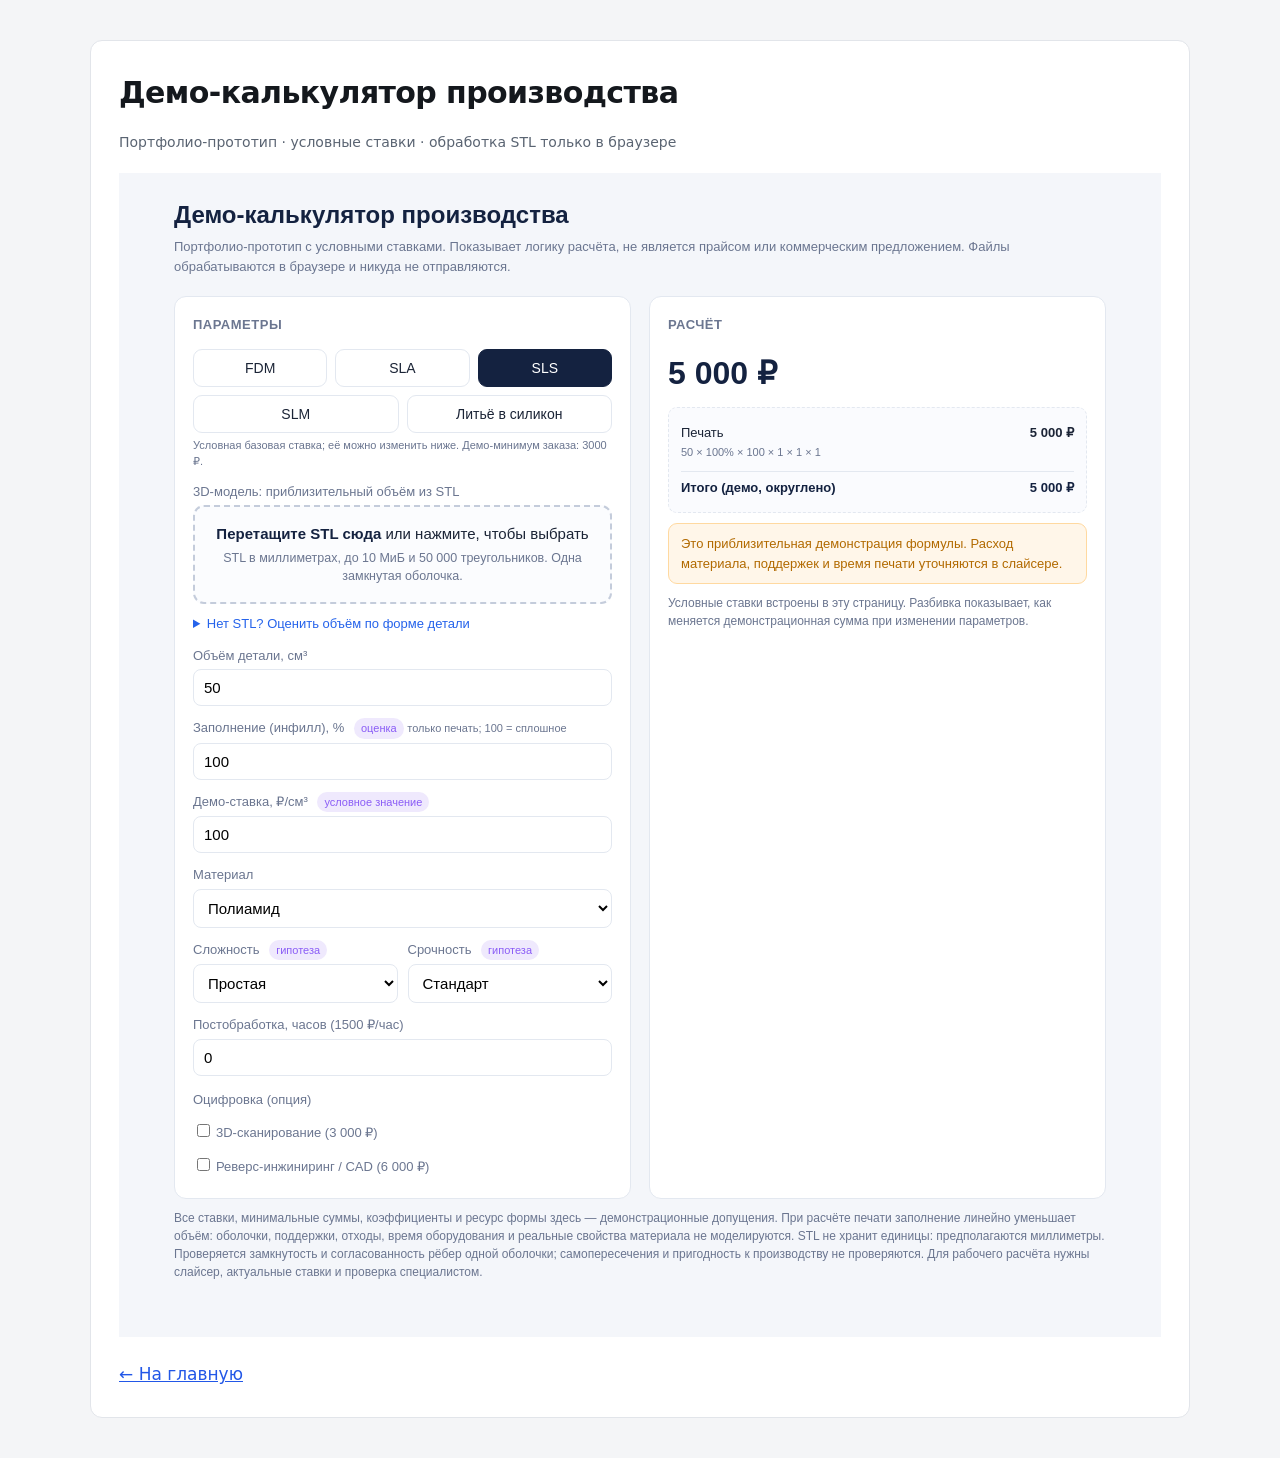
<file: sites/silikonforms/calc/index.html>
<!DOCTYPE html>
<html lang="ru">
<head>
  <meta charset="UTF-8">
  <meta name="viewport" content="width=device-width, initial-scale=1">
  <meta name="robots" content="noindex, nofollow">
  <title>Демо-калькулятор производства</title>
  <link rel="icon" href="../assets/favicon.svg" type="image/svg+xml">
  <style>
    *{box-sizing:border-box}
    body{margin:0;font:17px/1.6 system-ui,-apple-system,"Segoe UI",Roboto,sans-serif;
         color:#14181d;background:#f4f5f7;padding:clamp(16px,4vw,40px)}
    main{max-width:1100px;margin:0 auto;background:#fff;border:1px solid #e2e5ea;
         border-radius:12px;padding:clamp(16px,3vw,28px)}
    h1{font-size:clamp(22px,3.5vw,30px);margin:0 0 8px;letter-spacing:-.02em}
    .muted{color:#5a6472;font-size:14px;margin-bottom:20px}
    .back{display:inline-block;margin-top:24px;color:#2257e7}
    iframe{display:block;width:100%;border:0;min-height:1050px}
  </style>
</head>
<body>
  <main>
    <h1>Демо-калькулятор производства</h1>
    <p class="muted">Портфолио-прототип · условные ставки · обработка STL только в браузере</p>
    <iframe
      id="ai-calc"
      src="kalkulyator.html"
      loading="lazy"
      title="Демо-калькулятор производства">
    </iframe>
    <a class="back" href="../index.html">← На главную</a>
  </main>
  <script>
  (function(){
    var f=document.getElementById('ai-calc');
    function fit(){ try{ var d=f.contentWindow.document.body;
      if(d){ f.style.height=(d.scrollHeight+20)+'px'; } }catch(e){} }
    f.addEventListener('load',function(){ fit(); setTimeout(fit,400); setTimeout(fit,1500); });
    window.addEventListener('resize',fit);
  })();
  </script>
</body>
</html>
</file>
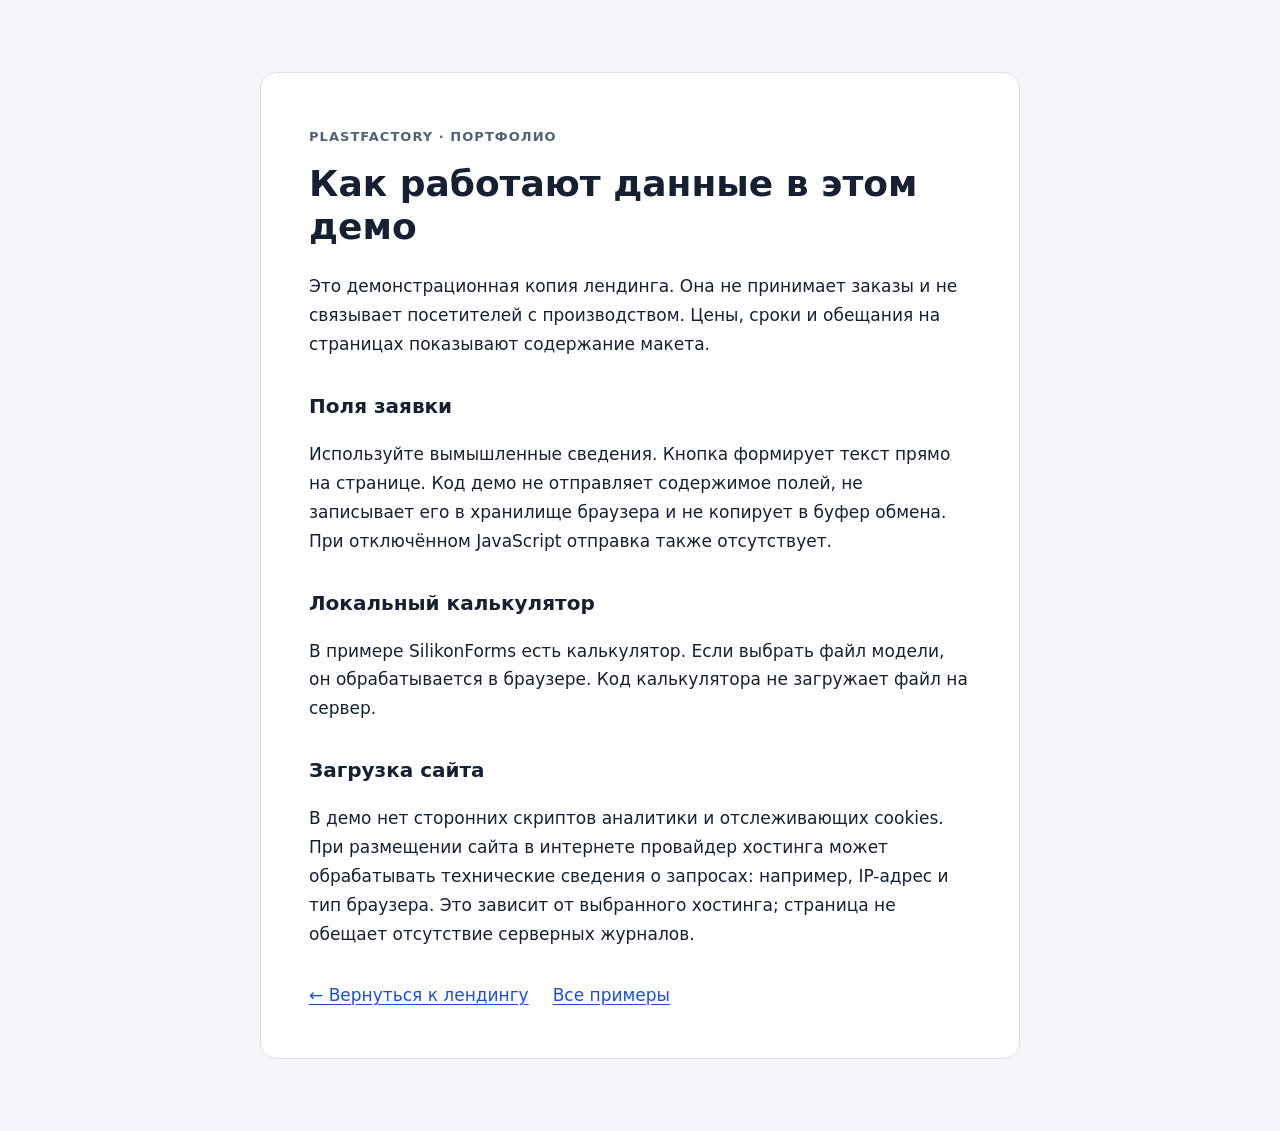
<file: sites/plastfactory/privacy.html>
<!DOCTYPE html>
<html lang="ru">
<head>
  <meta charset="UTF-8">
  <meta name="viewport" content="width=device-width, initial-scale=1">
  <meta name="robots" content="noindex, nofollow">
  <title>О данных в демо — PlastFactory</title>
  <link rel="icon" href="assets/favicon.svg" type="image/svg+xml">
  <style>
    *{box-sizing:border-box}body{margin:0;background:#f4f6fa;color:#172033;font:17px/1.7 system-ui,-apple-system,"Segoe UI",sans-serif;padding:clamp(20px,6vw,72px)}main{max-width:760px;margin:auto;background:#fff;border:1px solid #dbe2ec;border-radius:16px;padding:clamp(24px,5vw,48px)}h1{font-size:clamp(26px,4vw,36px);line-height:1.2;margin:12px 0 24px}h2{font-size:20px;margin-top:30px}a{color:#1d4ed8;text-underline-offset:3px}.label{font-size:13px;font-weight:700;letter-spacing:.08em;text-transform:uppercase;color:#52627a}nav{display:flex;flex-wrap:wrap;gap:12px 24px;margin-top:32px}
  </style>
</head>
<body>
<main>
  <span class="label">PlastFactory · портфолио</span>
  <h1>Как работают данные в этом демо</h1>
  <p>Это демонстрационная копия лендинга. Она не принимает заказы и не связывает посетителей с производством. Цены, сроки и обещания на страницах показывают содержание макета.</p>
  <h2>Поля заявки</h2>
  <p>Используйте вымышленные сведения. Кнопка формирует текст прямо на странице. Код демо не отправляет содержимое полей, не записывает его в хранилище браузера и не копирует в буфер обмена. При отключённом JavaScript отправка также отсутствует.</p>
  <h2>Локальный калькулятор</h2>
  <p>В примере SilikonForms есть калькулятор. Если выбрать файл модели, он обрабатывается в браузере. Код калькулятора не загружает файл на сервер.</p>
  <h2>Загрузка сайта</h2>
  <p>В демо нет сторонних скриптов аналитики и отслеживающих cookies. При размещении сайта в интернете провайдер хостинга может обрабатывать технические сведения о запросах: например, IP-адрес и тип браузера. Это зависит от выбранного хостинга; страница не обещает отсутствие серверных журналов.</p>
  <nav aria-label="Навигация по демонстрации">
    <a href="index.html">← Вернуться к лендингу</a>
    <a href="../../index.html">Все примеры</a>
  </nav>
</main>
</body>
</html>
</file>
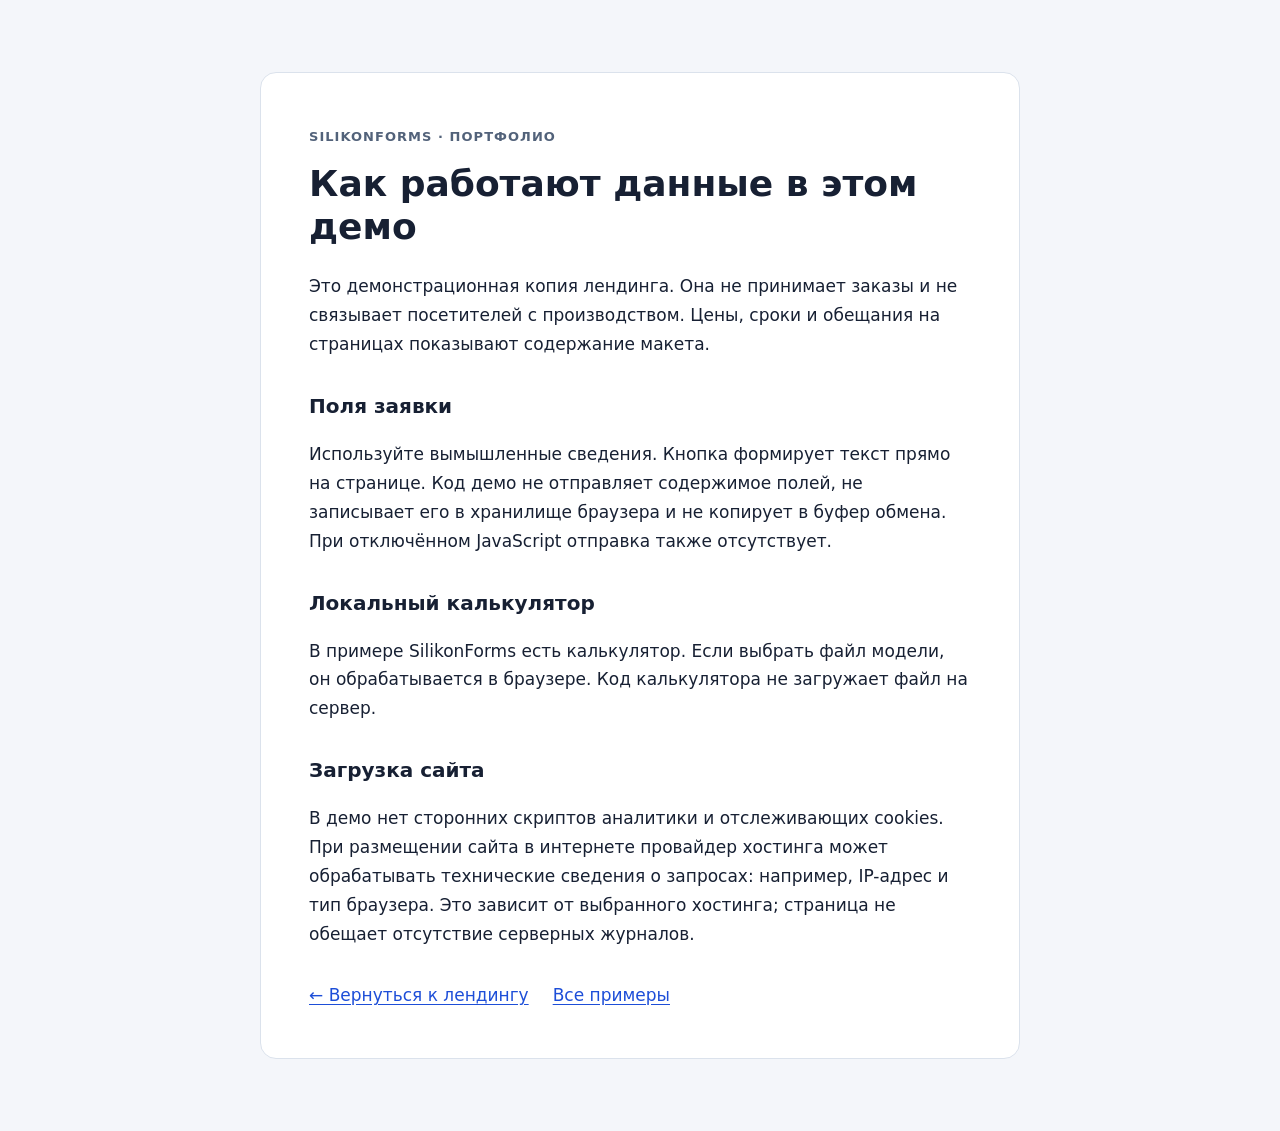
<file: sites/silikonforms/privacy.html>
<!DOCTYPE html>
<html lang="ru">
<head>
  <meta charset="UTF-8">
  <meta name="viewport" content="width=device-width, initial-scale=1">
  <meta name="robots" content="noindex, nofollow">
  <title>О данных в демо — SilikonForms</title>
  <link rel="icon" href="assets/favicon.svg" type="image/svg+xml">
  <style>
    *{box-sizing:border-box}body{margin:0;background:#f4f6fa;color:#172033;font:17px/1.7 system-ui,-apple-system,"Segoe UI",sans-serif;padding:clamp(20px,6vw,72px)}main{max-width:760px;margin:auto;background:#fff;border:1px solid #dbe2ec;border-radius:16px;padding:clamp(24px,5vw,48px)}h1{font-size:clamp(26px,4vw,36px);line-height:1.2;margin:12px 0 24px}h2{font-size:20px;margin-top:30px}a{color:#1d4ed8;text-underline-offset:3px}.label{font-size:13px;font-weight:700;letter-spacing:.08em;text-transform:uppercase;color:#52627a}nav{display:flex;flex-wrap:wrap;gap:12px 24px;margin-top:32px}
  </style>
</head>
<body>
<main>
  <span class="label">SilikonForms · портфолио</span>
  <h1>Как работают данные в этом демо</h1>
  <p>Это демонстрационная копия лендинга. Она не принимает заказы и не связывает посетителей с производством. Цены, сроки и обещания на страницах показывают содержание макета.</p>
  <h2>Поля заявки</h2>
  <p>Используйте вымышленные сведения. Кнопка формирует текст прямо на странице. Код демо не отправляет содержимое полей, не записывает его в хранилище браузера и не копирует в буфер обмена. При отключённом JavaScript отправка также отсутствует.</p>
  <h2>Локальный калькулятор</h2>
  <p>В примере SilikonForms есть калькулятор. Если выбрать файл модели, он обрабатывается в браузере. Код калькулятора не загружает файл на сервер.</p>
  <h2>Загрузка сайта</h2>
  <p>В демо нет сторонних скриптов аналитики и отслеживающих cookies. При размещении сайта в интернете провайдер хостинга может обрабатывать технические сведения о запросах: например, IP-адрес и тип браузера. Это зависит от выбранного хостинга; страница не обещает отсутствие серверных журналов.</p>
  <nav aria-label="Навигация по демонстрации">
    <a href="index.html">← Вернуться к лендингу</a>
    <a href="../../index.html">Все примеры</a>
  </nav>
</main>
</body>
</html>
</file>
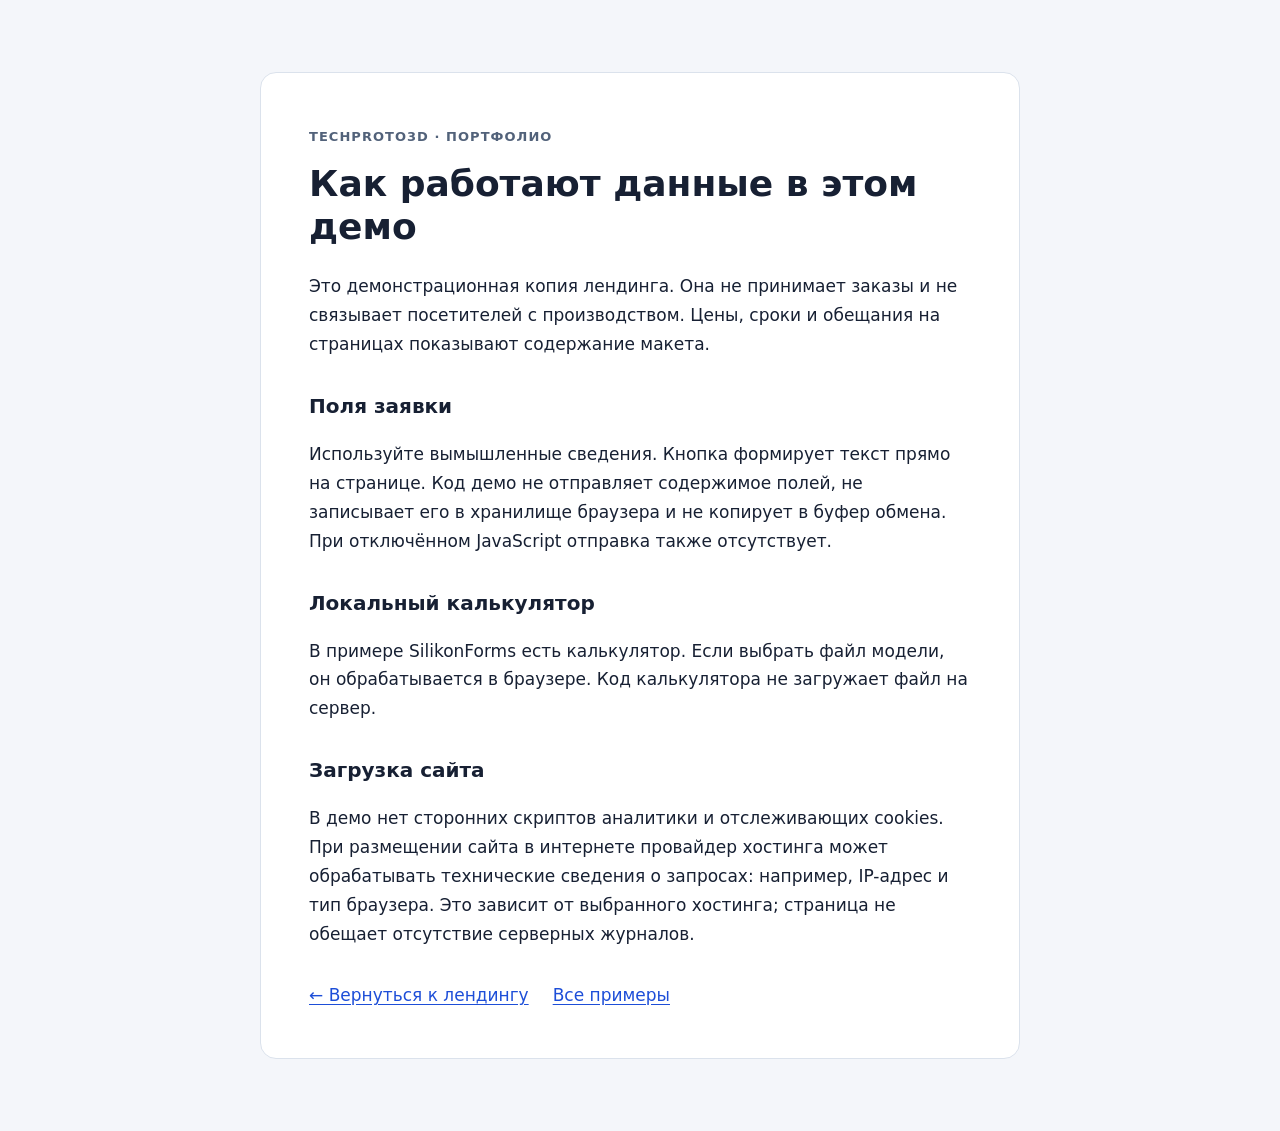
<file: sites/techproto3d/privacy.html>
<!DOCTYPE html>
<html lang="ru">
<head>
  <meta charset="UTF-8">
  <meta name="viewport" content="width=device-width, initial-scale=1">
  <meta name="robots" content="noindex, nofollow">
  <title>О данных в демо — TechProto3D</title>
  <link rel="icon" href="assets/favicon.svg" type="image/svg+xml">
  <style>
    *{box-sizing:border-box}body{margin:0;background:#f4f6fa;color:#172033;font:17px/1.7 system-ui,-apple-system,"Segoe UI",sans-serif;padding:clamp(20px,6vw,72px)}main{max-width:760px;margin:auto;background:#fff;border:1px solid #dbe2ec;border-radius:16px;padding:clamp(24px,5vw,48px)}h1{font-size:clamp(26px,4vw,36px);line-height:1.2;margin:12px 0 24px}h2{font-size:20px;margin-top:30px}a{color:#1d4ed8;text-underline-offset:3px}.label{font-size:13px;font-weight:700;letter-spacing:.08em;text-transform:uppercase;color:#52627a}nav{display:flex;flex-wrap:wrap;gap:12px 24px;margin-top:32px}
  </style>
</head>
<body>
<main>
  <span class="label">TechProto3D · портфолио</span>
  <h1>Как работают данные в этом демо</h1>
  <p>Это демонстрационная копия лендинга. Она не принимает заказы и не связывает посетителей с производством. Цены, сроки и обещания на страницах показывают содержание макета.</p>
  <h2>Поля заявки</h2>
  <p>Используйте вымышленные сведения. Кнопка формирует текст прямо на странице. Код демо не отправляет содержимое полей, не записывает его в хранилище браузера и не копирует в буфер обмена. При отключённом JavaScript отправка также отсутствует.</p>
  <h2>Локальный калькулятор</h2>
  <p>В примере SilikonForms есть калькулятор. Если выбрать файл модели, он обрабатывается в браузере. Код калькулятора не загружает файл на сервер.</p>
  <h2>Загрузка сайта</h2>
  <p>В демо нет сторонних скриптов аналитики и отслеживающих cookies. При размещении сайта в интернете провайдер хостинга может обрабатывать технические сведения о запросах: например, IP-адрес и тип браузера. Это зависит от выбранного хостинга; страница не обещает отсутствие серверных журналов.</p>
  <nav aria-label="Навигация по демонстрации">
    <a href="index.html">← Вернуться к лендингу</a>
    <a href="../../index.html">Все примеры</a>
  </nav>
</main>
</body>
</html>
</file>
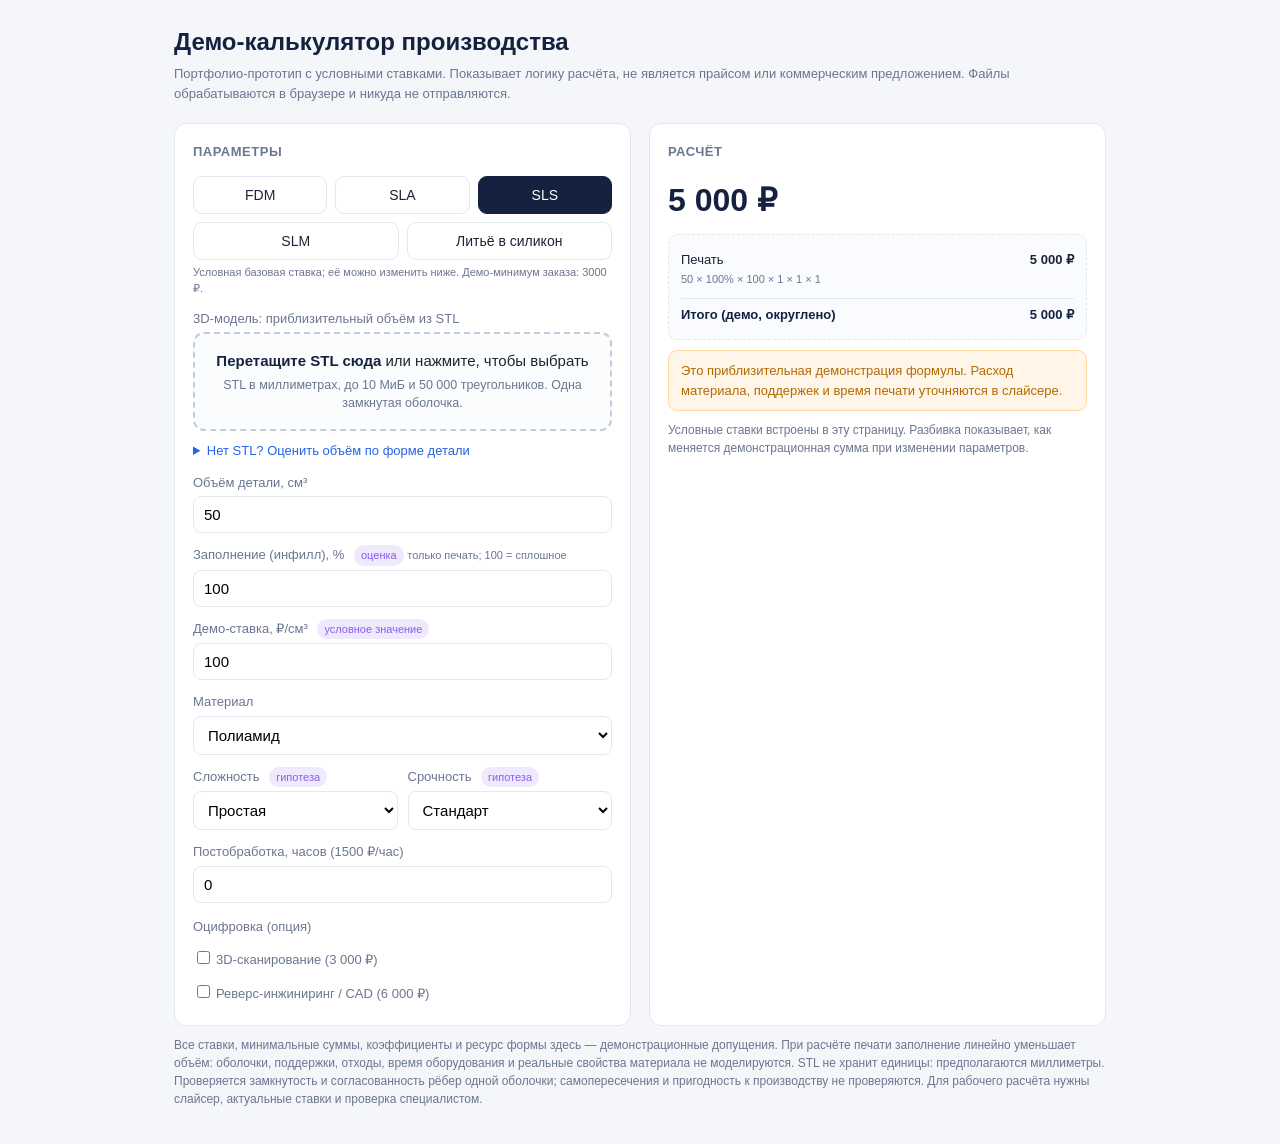
<file: sites/silikonforms/calc/kalkulyator.html>
<!DOCTYPE html>
<html lang="ru">
<head>
<meta charset="utf-8">
<meta name="viewport" content="width=device-width, initial-scale=1">
<title>Демо-калькулятор производства</title>
<script>
// Illustrative defaults only. These values are not verified market quotes.
window.RATES = {
  meta: { currency: '₽', note: 'Демонстрационные ставки, не рыночные котировки.' },
  print: {
    FDM: { base: 30, min_order: 1000, materials: {'Стандартный пластик': {k:1}, 'Инженерный пластик': {k:2}} },
    SLA: { base: 80, min_order: 1500, materials: {'Стандартная смола': {k:1}, 'Инженерная смола': {k:1.4}} },
    SLS: { base: 100, min_order: 3000, materials: {'Полиамид': {k:1}, 'Наполненный полиамид': {k:1.8}} },
    SLM: { base: 1000, min_order: 5000, materials: {'Алюминий': {k:1}, 'Сталь': {k:1.05}, 'Титан': {k:2.3}} }
  },
  silicone: {
    cast_rate: {base:12}, materials: {'Стандартный ПУ': {k:1}, 'Специальный ПУ': {k:1.5}},
    form: {base:2000, yield:20, size_coef:{'до 100 мм':1, '100-250 мм':1.8, '250-500 мм':3}},
    master_model: {base:3000, print_mode:{density_factor:1.3}}, min_order:10000
  },
  modifiers: {
    complexity: {options:{'Простая':1, 'Средняя':1.3, 'Сложная':1.7}},
    urgency: {options:{'Стандарт':1, 'Срочно (×1.5)':1.5}},
    postprocessing: {rate:1500}
  },
  digitize: {scan:{base:3000}, reverse:{base:6000}},
  density: {FDM:1.1, SLA:1.15, SLS:0.98, silicone_cast:1.12, SLM:{'Алюминий':2.67, 'Сталь':7.99, 'Титан':4.43}},
  build_zone: {FDM:300, SLA:250, SLS:340, SLM:250, 'Литьё в силикон':500}
};
</script>
<style>
  :root{
    --navy:#142240; --blue:#2563EB; --bg:#F4F6FA; --card:#fff; --line:#E3E8F0;
    --ink:#1b2436; --muted:#6b7690; --ok:#128a5b; --warn:#b26a00; --hyp:#8a5cf6;
  }
  *{box-sizing:border-box}
  body{margin:0;background:var(--bg);color:var(--ink);font:15px/1.5 -apple-system,Segoe UI,Roboto,Arial,sans-serif}
  .wrap{max-width:980px;margin:0 auto;padding:24px}
  h1{font-size:24px;margin:0 0 4px;color:var(--navy)}
  .sub{color:var(--muted);margin:0 0 20px;font-size:13px}
  .grid{display:grid;grid-template-columns:1fr 1fr;gap:18px}
  @media(max-width:760px){.grid{grid-template-columns:1fr}}
  .card{background:var(--card);border:1px solid var(--line);border-radius:12px;padding:18px}
  .card h2{font-size:13px;letter-spacing:.04em;text-transform:uppercase;color:var(--muted);margin:0 0 14px}
  label{display:block;font-size:13px;color:var(--muted);margin:12px 0 4px}
  select,input{width:100%;padding:9px 10px;border:1px solid var(--line);border-radius:8px;font-size:15px;background:#fff}
  .row{display:flex;gap:10px}.row>div{flex:1}
  .tech{display:flex;flex-wrap:wrap;gap:8px;margin-bottom:4px}
  .tech button{flex:1 1 30%;padding:10px 6px;border:1px solid var(--line);border-radius:9px;background:#fff;cursor:pointer;font-size:14px;color:var(--ink)}
  .tech button.on{background:var(--navy);color:#fff;border-color:var(--navy)}
  .price{font-size:32px;font-weight:700;color:var(--navy);margin:4px 0}
  .perpiece{font-size:15px;color:var(--muted);margin-bottom:10px}
  .break{font-size:13px;background:#fafbfe;border:1px dashed var(--line);border-radius:9px;padding:12px;margin-top:8px}
  .break div{display:flex;justify-content:space-between;padding:3px 0}
  .break .tot{border-top:1px solid var(--line);margin-top:6px;padding-top:6px;font-weight:600;color:var(--navy)}
  .tag{display:inline-block;font-size:11px;padding:2px 7px;border-radius:20px;margin-left:6px}
  .tag.market{background:#e6f6ee;color:var(--ok)} .tag.hyp{background:#efe9fd;color:var(--hyp)}
  .note{font-size:12px;color:var(--muted);margin-top:10px}
  .warn{background:#fff6e9;border:1px solid #ffd9a0;color:var(--warn);border-radius:9px;padding:10px 12px;font-size:13px;margin-top:10px}
  .src{font-size:11px;color:var(--muted);margin-top:4px}
  a{color:var(--blue)}
  .hidden{display:none}
  /* drop zone */
  .drop{border:2px dashed #c4ccdb;border-radius:11px;padding:16px;text-align:center;cursor:pointer;background:#fbfcfe;transition:.15s}
  .drop.hover{border-color:var(--blue);background:#eef3ff}
  .drop b{color:var(--navy)} .drop small{color:var(--muted);display:block;margin-top:3px}
  .meshinfo{font-size:12.5px;background:#eef7f1;border:1px solid #bfe3cd;border-radius:9px;padding:9px 11px;margin-top:9px;color:#155e3f}
  .meshinfo span{display:inline-block;margin-right:12px}
  .meshwarn{background:#fff6e9;border-color:#ffd9a0;color:var(--warn)}
</style>
</head>
<body>
<div class="wrap">
  <h1>Демо-калькулятор производства</h1>
  <p class="sub">Портфолио-прототип с условными ставками. Показывает логику расчёта, не является прайсом или коммерческим предложением. Файлы обрабатываются в браузере и никуда не отправляются.</p>

  <div class="grid">
    <!-- ВВОД -->
    <div class="card">
      <h2>Параметры</h2>
      <div class="tech" id="techBtns"></div>
      <div class="src" id="techSrc"></div>

      <!-- Загрузка 3D-модели -->
      <label for="file">3D-модель: приблизительный объём из STL</label>
      <div class="drop" id="drop" role="button" tabindex="0" aria-label="Выбрать STL-файл">
        <b>Перетащите STL сюда</b> или нажмите, чтобы выбрать
        <small>STL в миллиметрах, до 10 МиБ и 50 000 треугольников. Одна замкнутая оболочка.</small>
        <input type="file" id="file" accept=".stl" class="hidden">
      </div>
      <div id="meshInfo" role="status" aria-live="polite"></div>

      <!-- Оценщик объёма из примитива (для клиентов без STL) -->
      <details id="shapeBox" style="margin-top:10px">
        <summary style="cursor:pointer;font-size:13px;color:var(--blue)">Нет STL? Оценить объём по форме детали</summary>
        <div style="border:1px solid var(--line);border-radius:9px;padding:12px;margin-top:8px">
          <label>Форма</label>
          <select id="shape">
            <option value="box">Параллелепипед / куб</option>
            <option value="sphere">Шар</option>
            <option value="ellipsoid">Эллипсоид</option>
            <option value="cylinder">Цилиндр</option>
          </select>
          <div class="row" id="dimsRow" style="margin-top:8px"></div>
          <label>Толщина стенки, мм <span class="src">(0 = сплошная деталь)</span></label>
          <input type="number" id="wall" min="0" max="5000" step="0.5" value="0">
          <button id="calcVol" type="button" style="margin-top:10px;width:100%;padding:9px;border:1px solid var(--navy);background:var(--navy);color:#fff;border-radius:8px;cursor:pointer">Посчитать объём → подставить</button>
          <div id="shapeOut" class="src" style="margin-top:6px"></div>
        </div>
      </details>

      <div id="volBlock">
        <label>Объём детали, см³ <span id="volHint" class="src"></span></label>
        <input type="number" id="vol" min="0.000001" max="1000000" step="any" value="50">
      </div>

      <div id="fillBlock">
        <label>Заполнение (инфилл), % <span class="tag hyp">оценка</span> <span class="src">только печать; 100 = сплошное</span></label>
        <input type="number" id="fill" min="10" max="100" step="5" value="100">
      </div>

      <label for="rate">Демо-ставка, ₽/см³ <span class="tag hyp">условное значение</span></label>
      <input type="number" id="rate" min="0.01" max="1000000" step="any" value="100">
      <label>Материал</label>
      <select id="mat"></select>

      <!-- Литьё -->
      <div id="castFields" class="hidden">
        <div class="row">
          <div><label>Тираж, шт</label><input type="number" id="qty" min="1" max="100000" step="1" value="30"></div>
          <div><label>Размер (наиб. сторона)</label>
            <select id="size">
              <option value="до 100 мм">до 100 мм</option>
              <option value="100-250 мм">100–250 мм</option>
              <option value="250-500 мм">250–500 мм</option>
            </select>
          </div>
        </div>
        <label><input type="checkbox" id="hasMaster" style="width:auto;margin-right:6px">Есть готовая мастер-модель / деталь</label>
        <label>Стоимость мастер-модели <span class="tag hyp">гипотеза</span></label>
        <select id="masterMode">
          <option value="fixed">Фикс. 3000 ₽</option>
          <option value="print">По печати мастера (SLA, высокоточный принтер)</option>
        </select>
      </div>

      <div class="row">
        <div><label>Сложность <span class="tag hyp">гипотеза</span></label>
          <select id="cx"></select></div>
        <div><label>Срочность <span class="tag hyp">гипотеза</span></label>
          <select id="ur"></select></div>
      </div>

      <div id="ppBlock">
        <label>Постобработка, часов (1500 ₽/час)</label>
        <input type="number" id="pp" min="0" max="10000" step="0.5" value="0">
      </div>

      <label style="margin-top:14px">Оцифровка (опция)</label>
      <label><input type="checkbox" id="addScan" style="width:auto;margin-right:6px">3D-сканирование (3 000 ₽)</label>
      <label><input type="checkbox" id="addRev" style="width:auto;margin-right:6px">Реверс-инжиниринг / CAD (6 000 ₽)</label>
    </div>

    <!-- РЕЗУЛЬТАТ -->
    <div class="card">
      <h2>Расчёт</h2>
      <div class="price" id="price" aria-live="polite">—</div>
      <div class="perpiece" id="perpiece"></div>
      <div class="break" id="break"></div>
      <div id="warnBox"></div>
      <div class="note" id="basis"></div>
    </div>
  </div>

  <p class="note">Все ставки, минимальные суммы, коэффициенты и ресурс формы здесь — демонстрационные допущения. При расчёте печати заполнение линейно уменьшает объём: оболочки, поддержки, отходы, время оборудования и реальные свойства материала не моделируются. STL не хранит единицы: предполагаются миллиметры. Проверяется замкнутость и согласованность рёбер одной оболочки; самопересечения и пригодность к производству не проверяются. Для рабочего расчёта нужны слайсер, актуальные ставки и проверка специалистом.</p>
</div>

<script>
'use strict';
const R = window.RATES;
const LIMITS = Object.freeze({fileBytes:10*1024*1024, triangles:50000, coordinate:1000000, dimension:10000, volume:1000000, total:1e12});

function boundedNumber(value, min, max, label, integer=false) {
  if (typeof value !== 'number' || !Number.isFinite(value) || value < min || value > max || (integer && !Number.isInteger(value))) {
    throw new Error(`${label}: укажите ${integer ? 'целое ' : ''}число от ${min} до ${max}.`);
  }
  return value;
}
function roundSum(value) {
  boundedNumber(value, 0, LIMITS.total, 'Сумма');
  const step = value < 5000 ? 50 : 100;
  return boundedNumber(Math.round(value/step)*step, 0, LIMITS.total, 'Округлённая сумма');
}
function shapeVolume(kind, dims, wall) {
  const sizes = {box:3, sphere:1, ellipsoid:3, cylinder:2};
  if (!Object.hasOwn(sizes, kind) || dims.length !== sizes[kind]) throw new Error('Неизвестная форма детали.');
  dims.forEach(v=>boundedNumber(v, 0.01, LIMITS.dimension, 'Габарит'));
  boundedNumber(wall, 0, Math.min(...dims)/2, 'Толщина стенки');
  const full = d=>kind==='box' ? d[0]*d[1]*d[2] : kind==='sphere' ? Math.PI*d[0]**3/6 : kind==='ellipsoid' ? Math.PI*d[0]*d[1]*d[2]/6 : Math.PI*d[0]**2*d[1]/4;
  const mm3 = full(dims) - (wall>0 ? full(dims.map(v=>Math.max(0,v-2*wall))) : 0);
  return boundedNumber(mm3/1000, 0.000001, LIMITS.volume, 'Объём');
}

// Bounded, strict STL parser. It supports one closed, consistently wound shell;
// it does not prove that the surface is free of self-intersections.
function parseSTL(buffer) {
  if (!(buffer instanceof ArrayBuffer)) throw new Error('Ожидался STL-файл.');
  if (buffer.byteLength < 15 || buffer.byteLength > LIMITS.fileBytes) throw new Error('STL должен быть непустым и не больше 10 МиБ.');
  let sum=0, correction=0, origin=null, triangles=0;
  const min=[Infinity,Infinity,Infinity], max=[-Infinity,-Infinity,-Infinity], edges=new Map(), parents=[];
  function root(i) { while(parents[i]!==i) { parents[i]=parents[parents[i]]; i=parents[i]; } return i; }
  function edge(a,b,triangle) {
    const ka=a.join(','), kb=b.join(',');
    if (ka===kb) throw new Error('STL содержит вырожденный треугольник.');
    const forward=ka<kb, key=forward ? ka+'|'+kb : kb+'|'+ka;
    const previous=edges.get(key);
    if (!previous) edges.set(key,{count:1, winding:forward?1:-1, triangle});
    else {
      previous.count++;
      if (previous.count>2) throw new Error('STL содержит ребро более чем у двух треугольников.');
      previous.winding += forward?1:-1;
      parents[root(triangle)]=root(previous.triangle);
    }
  }
  function addTriangle(v) {
    if (triangles >= LIMITS.triangles) throw new Error('В STL больше 50 000 треугольников.');
    v.forEach(n=>boundedNumber(n,-LIMITS.coordinate,LIMITS.coordinate,'Координата STL'));
    const a=v.slice(0,3),b=v.slice(3,6),c=v.slice(6,9);
    const ab=b.map((x,i)=>x-a[i]), ac=c.map((x,i)=>x-a[i]);
    const cross=[ab[1]*ac[2]-ab[2]*ac[1],ab[2]*ac[0]-ab[0]*ac[2],ab[0]*ac[1]-ab[1]*ac[0]];
    if (!cross.some(x=>Math.abs(x)>1e-12)) throw new Error('STL содержит вырожденный треугольник.');
    if (!origin) origin=a;
    const ar=a.map((x,i)=>x-origin[i]),br=b.map((x,i)=>x-origin[i]),cr=c.map((x,i)=>x-origin[i]);
    const value=ar[0]*(br[1]*cr[2]-br[2]*cr[1])-ar[1]*(br[0]*cr[2]-br[2]*cr[0])+ar[2]*(br[0]*cr[1]-br[1]*cr[0]);
    if (!Number.isFinite(value)) throw new Error('Нечисловой объём STL.');
    const y=value-correction, next=sum+y; correction=(next-sum)-y; sum=next;
    for (const p of [a,b,c]) for(let i=0;i<3;i++) { min[i]=Math.min(min[i],p[i]); max[i]=Math.max(max[i],p[i]); }
    parents.push(triangles);
    edge(a,b,triangles); edge(b,c,triangles); edge(c,a,triangles);
    triangles++;
  }
  const view=new DataView(buffer), count=buffer.byteLength>=84 ? view.getUint32(80,true) : 0;
  const binary=buffer.byteLength>=84 && 84+count*50===buffer.byteLength;
  if (binary) {
    boundedNumber(count, 4, LIMITS.triangles, 'Число треугольников');
    for(let t=0;t<count;t++) {
      const offset=84+t*50;
      for(let n=0;n<3;n++) boundedNumber(view.getFloat32(offset+n*4,true),-LIMITS.coordinate,LIMITS.coordinate,'Нормаль STL');
      const vertices=[];
      for(let n=0;n<9;n++) vertices.push(view.getFloat32(offset+12+n*4,true));
      addTriangle(vertices);
    }
  } else {
    let text;
    try { text=new TextDecoder('utf-8',{fatal:true}).decode(buffer); }
    catch { throw new Error('Неверная длина бинарного STL или недопустимый ASCII STL.'); }
    if (/[^\x09\x0a\x0d\x20-\x7e]/.test(text)) throw new Error('Неверная длина бинарного STL или недопустимый ASCII STL.');
    const number='[-+]?(?:\\d+(?:\\.\\d*)?|\\.\\d+)(?:[eE][-+]?\\d+)?';
    const normal=new RegExp('^facet\\s+normal\\s+('+number+')\\s+('+number+')\\s+('+number+')$','i');
    const vertex=new RegExp('^vertex\\s+('+number+')\\s+('+number+')\\s+('+number+')$','i');
    const lines=/[^\r\n]*(?:\r\n|\r|\n|$)/g;
    let state='start', values=[], lineCount=0, match;
    while ((match=lines.exec(text)) && match[0] !== '') {
      if (++lineCount > LIMITS.triangles*8+10 || match[0].length>1024) throw new Error('Слишком много строк или слишком длинная строка ASCII STL.');
      const line=match[0].trim();
      if (!line) continue;
      if (state==='start' && /^solid(?:\s+.*)?$/i.test(line)) { state='facet'; continue; }
      if (state==='facet' && /^endsolid(?:\s+.*)?$/i.test(line)) { state='done'; continue; }
      const n=state==='facet' ? normal.exec(line) : null;
      if (n) { n.slice(1).map(Number).forEach(x=>boundedNumber(x,-LIMITS.coordinate,LIMITS.coordinate,'Нормаль STL')); state='loop'; continue; }
      if (state==='loop' && /^outer\s+loop$/i.test(line)) { values=[]; state='vertex'; continue; }
      const v=state==='vertex' ? vertex.exec(line) : null;
      if (v) { values.push(...v.slice(1).map(Number)); if(values.length===9)state='endloop'; continue; }
      if (state==='endloop' && /^endloop$/i.test(line)) { state='endfacet'; continue; }
      if (state==='endfacet' && /^endfacet$/i.test(line)) { addTriangle(values); state='facet'; continue; }
      throw new Error(`Нарушена структура ASCII STL (строка ${lineCount}).`);
    }
    if (state!=='done') throw new Error('ASCII STL обрывается до endsolid.');
  }
  boundedNumber(triangles,4,LIMITS.triangles,'Число треугольников');
  for (const e of edges.values()) if(e.count!==2 || e.winding!==0) throw new Error('STL должен быть замкнутым, с согласованным направлением треугольников.');
  const shell=root(0);
  for(let i=1;i<triangles;i++) if(root(i)!==shell) throw new Error('Поддерживается одна связная оболочка STL.');
  const dims=max.map((x,i)=>x-min[i]);
  dims.forEach(v=>boundedNumber(v,0.000001,LIMITS.dimension,'Габарит STL'));
  const volCm3=boundedNumber(Math.abs(sum)/6000,0.000001,LIMITS.volume,'Объём STL');
  const boxVolume=dims.reduce((a,b)=>a*b,1)/1000;
  if (volCm3>boxVolume*(1+1e-6)) throw new Error('Объём STL несовместим с габаритами.');
  return {volCm3,dims,tris:triangles};
}

function estimatePrice(input) {
  const cast=input.tech==='Литьё в силикон';
  if (!cast && !Object.hasOwn(R.print,input.tech)) throw new Error('Неизвестная технология.');
  const node=cast ? R.silicone : R.print[input.tech];
  if (!Object.hasOwn(node.materials,input.material)) throw new Error('Выберите материал.');
  const volume=boundedNumber(input.volume,0.000001,LIMITS.volume,'Объём');
  const rate=boundedNumber(input.rate,0.01,1000000,'Демо-ставка');
  const cx=R.modifiers.complexity.options[input.complexity], urgency=R.modifiers.urgency.options[input.urgency];
  boundedNumber(cx,1,1.7,'Коэффициент сложности'); boundedNumber(urgency,1,1.5,'Коэффициент срочности');
  const mat=node.materials[input.material].k, rows=[];
  let total=0, qty=1;
  if (cast) {
    qty=boundedNumber(input.quantity,1,100000,'Тираж',true);
    const size=R.silicone.form.size_coef[input.size];
    boundedNumber(size,1,3,'Размер формы');
    if (!['fixed','print'].includes(input.masterMode)) throw new Error('Выберите способ расчёта мастер-модели.');
    const master=input.hasMaster ? 0 : input.masterMode==='print' ? volume*R.print.SLA.base*node.master_model.print_mode.density_factor : node.master_model.base;
    const forms=Math.ceil(qty/node.form.yield), formCost=forms*node.form.base*size;
    const casting=qty*volume*rate*mat*cx;
    total=(master+formCost+casting)*urgency;
    rows.push(['Мастер-модель',input.hasMaster ? 'Предоставлена' : input.masterMode==='print' ? 'Демо-печать мастера на SLA' : 'Условная фиксированная сумма',master]);
    rows.push([`Формы: ${forms} шт`,`${forms} × ${node.form.base} × ${size}`,formCost]);
    rows.push([`Отливки: ${qty} шт`,`${qty} × ${volume} × ${rate} × ${mat} × ${cx}`,casting]);
    if(urgency!==1) rows.push(['Срочность',`К сумме мастера, форм и отливок: × ${urgency}`,null]);
  } else {
    const fill=boundedNumber(input.fill,10,100,'Заполнение');
    const hours=boundedNumber(input.hours,0,10000,'Часы постобработки');
    const core=volume*fill/100*rate*mat*cx*urgency, post=hours*R.modifiers.postprocessing.rate;
    total=core+post;
    rows.push(['Печать',`${volume} × ${fill}% × ${rate} × ${mat} × ${cx} × ${urgency}`,core]);
    if(post>0)rows.push(['Постобработка',`${hours} × ${R.modifiers.postprocessing.rate}`,post]);
  }
  if(total<node.min_order) { rows.push(['Демо-минимум заказа',`Сумма поднята до ${node.min_order} ₽`,null]); total=node.min_order; }
  if(input.scan) { total+=R.digitize.scan.base; rows.push(['Демо-сканирование','',R.digitize.scan.base]); }
  if(input.reverse) { total+=R.digitize.reverse.base; rows.push(['Демо-реверс / CAD','',R.digitize.reverse.base]); }
  rows.forEach(row=>{if(row[2]!==null)boundedNumber(row[2],0,LIMITS.total,'Строка расчёта');});
  const rounded=roundSum(total);
  return {total:rounded, perPiece:cast ? rounded/qty : null, rows};
}

// UI binding starts here. All user-facing values are inserted as text nodes.
const byId=id=>document.getElementById(id);
const TECHS=[...Object.keys(R.print),'Литьё в силикон'];
let current='SLS', mesh=null, fileGeneration=0, activeReader=null;
function money(n) { return Math.round(n).toLocaleString('ru-RU')+' ₽'; }
function readNumber(id) { const text=byId(id).value.trim(); return text==='' ? NaN : Number(text); }
function clear(node) { node.replaceChildren(); }
function textNode(tag,text,className) { const node=document.createElement(tag); node.textContent=text; if(className)node.className=className; return node; }
function fillSelect(id,options) { const node=byId(id); clear(node); Object.keys(options).forEach(key=>{const option=textNode('option',key); option.value=key; node.appendChild(option);}); }
function meshNotice(text) { const node=byId('meshInfo');node.className='meshinfo meshwarn';node.textContent=text; }
function renderMesh() {
  if(!mesh) { clear(byId('meshInfo')); byId('meshInfo').className=''; return; }
  const maxDimension=Math.max(...mesh.dims), zone=R.build_zone[current];
  const density=current==='Литьё в силикон' ? R.density.silicone_cast : current==='SLM' ? R.density.SLM[byId('mat').value] : R.density[current];
  const node=byId('meshInfo'); node.className='meshinfo';
  node.textContent=`STL: ${mesh.volCm3.toLocaleString('ru-RU',{maximumFractionDigits:6})} см³ · ${mesh.dims.map(n=>n.toFixed(2)).join(' × ')} мм · ${mesh.tris.toLocaleString('ru-RU')} треугольников. Масса сплошной модели ≈ ${(mesh.volCm3*density).toFixed(1)} г (условная плотность).`;
  const warnings=[];
  if(maxDimension<2 || maxDimension>3000) warnings.push('Проверьте масштаб: STL интерпретируется в миллиметрах.');
  if(maxDimension>zone) warnings.push(`Габарит превышает демонстрационную рабочую зону ${zone} мм. Требуется отдельная проверка.`);
  if(warnings.length) {node.className+=' meshwarn'; node.appendChild(textNode('div',warnings.join(' ')));}
}
function syncTech() {
  const cast=current==='Литьё в силикон', node=cast ? R.silicone : R.print[current];
  [...byId('techBtns').children].forEach((button,i)=>{button.classList.toggle('on',TECHS[i]===current);button.setAttribute('aria-pressed',String(TECHS[i]===current));});
  byId('castFields').classList.toggle('hidden',!cast);
  byId('ppBlock').classList.toggle('hidden',cast); byId('fillBlock').classList.toggle('hidden',cast);
  fillSelect('mat',node.materials); byId('rate').value=cast ? node.cast_rate.base : node.base;
  byId('techSrc').textContent=cast ? `Демо-допущения: форма ${node.form.base} ₽; мастер ${node.master_model.base} ₽; ресурс формы ${node.form.yield} отливок; минимум заказа ${node.min_order} ₽.` : `Условная базовая ставка; её можно изменить ниже. Демо-минимум заказа: ${node.min_order} ₽.`;
  renderMesh();
}
TECHS.forEach(tech=>{const button=textNode('button',tech);button.type='button';button.onclick=()=>{current=tech;syncTech();calc();};byId('techBtns').appendChild(button);});
fillSelect('cx',R.modifiers.complexity.options);fillSelect('ur',R.modifiers.urgency.options);

const SHAPE_LABELS={box:['Длина X','Ширина Y','Высота Z'],sphere:['Диаметр D'],ellipsoid:['Ось A','Ось B','Ось C'],cylinder:['Диаметр D','Высота H']};
function renderDims() {
  const row=byId('dimsRow');clear(row);
  SHAPE_LABELS[byId('shape').value].forEach((label,i)=>{const wrap=document.createElement('div'),input=document.createElement('input'),caption=textNode('label',label+', мм');input.type='number';input.id='shape-dim-'+i;input.className='dimInp';input.min='0.01';input.max=String(LIMITS.dimension);input.step='any';input.value='50';caption.htmlFor=input.id;wrap.append(caption,input);row.appendChild(wrap);});
  byId('shapeOut').textContent='';
}
byId('shape').addEventListener('change',renderDims);
byId('calcVol').addEventListener('click',()=>{
  try {
    const dims=[...document.querySelectorAll('.dimInp')].map(node=>node.value.trim()==='' ? NaN : Number(node.value));
    const volume=shapeVolume(byId('shape').value,dims,readNumber('wall'));
    cancelRead();mesh=null;renderMesh();
    byId('vol').value=String(Number(volume.toPrecision(12)));byId('volHint').textContent='(геометрическое приближение)';
    const maximum=Math.max(...dims);byId('size').value=maximum<=100?'до 100 мм':maximum<=250?'100-250 мм':'250-500 мм';
    byId('shapeOut').textContent=`Объём ≈ ${volume.toLocaleString('ru-RU',{maximumFractionDigits:6})} см³.${maximum>500?' Габарит больше 500 мм: демонстрационный расчёт формы здесь неприменим.':''}`;
    calc();
  } catch(error) { cancelRead();mesh=null;byId('vol').value='';calc();byId('shapeOut').textContent=error.message; }
});
renderDims();
function cancelRead() { fileGeneration++;if(activeReader && activeReader.readyState===1)activeReader.abort();activeReader=null; }
function applyMeshToInputs() {
  byId('vol').value=String(Number(mesh.volCm3.toPrecision(12)));byId('volHint').textContent='(STL, миллиметры)';
  const maximum=Math.max(...mesh.dims);byId('size').value=maximum<=100?'до 100 мм':maximum<=250?'100-250 мм':'250-500 мм';
}
function handleFile(file) {
  if(!file)return;
  cancelRead();const generation=fileGeneration;mesh=null;byId('vol').value='';byId('volHint').textContent='';calc();
  const filename=String(file.name||'без имени');
  if(!filename.toLowerCase().endsWith('.stl')) { meshNotice(`Файл «${filename}» не поддерживается. Выберите STL или введите объём вручную.`);return; }
  if(!Number.isFinite(file.size) || file.size<15 || file.size>LIMITS.fileBytes) {meshNotice('STL должен быть непустым и не больше 10 МиБ.');return;}
  meshNotice('Чтение STL в браузере…');
  const reader=new FileReader();activeReader=reader;
  reader.onload=()=>{
    if(generation!==fileGeneration)return;
    activeReader=null;
    try {mesh=parseSTL(reader.result);applyMeshToInputs();calc();renderMesh();}
    catch(error) {mesh=null;byId('vol').value='';calc();meshNotice(`STL не принят: ${error.message} Можно ввести объём вручную.`);}
  };
  reader.onerror=()=>{if(generation===fileGeneration){activeReader=null;meshNotice('Не удалось прочитать файл. Выберите другой STL или введите объём вручную.');}};
  try {reader.readAsArrayBuffer(file);}catch {activeReader=null;meshNotice('Не удалось открыть файл. Введите объём вручную.');}
}
const drop=byId('drop'),fileInput=byId('file');
drop.addEventListener('click',event=>{if(event.target!==fileInput)fileInput.click();});
drop.addEventListener('keydown',event=>{if(event.key==='Enter'||event.key===' '){event.preventDefault();fileInput.click();}});
['dragenter','dragover'].forEach(type=>drop.addEventListener(type,event=>{event.preventDefault();drop.classList.add('hover');}));
['dragleave','drop'].forEach(type=>drop.addEventListener(type,event=>{event.preventDefault();drop.classList.remove('hover');}));
drop.addEventListener('drop',event=>handleFile(event.dataTransfer.files[0]));
fileInput.addEventListener('change',event=>{handleFile(event.target.files[0]);event.target.value='';});

function calc() {
  try {
    const result=estimatePrice({tech:current,material:byId('mat').value,volume:readNumber('vol'),rate:readNumber('rate'),complexity:byId('cx').value,urgency:byId('ur').value,fill:readNumber('fill'),hours:readNumber('pp'),quantity:readNumber('qty'),size:byId('size').value,hasMaster:byId('hasMaster').checked,masterMode:byId('masterMode').value,scan:byId('addScan').checked,reverse:byId('addRev').checked});
    byId('price').textContent=money(result.total);byId('perpiece').textContent=result.perPiece===null?'':`≈ ${money(result.perPiece)} за штуку, включая выбранные опции`;
    const breakdown=byId('break');clear(breakdown);
    result.rows.forEach(([label,detail,value])=>{const row=document.createElement('div'),left=document.createElement('span');left.append(textNode('span',label),document.createElement('br'),textNode('span',detail,'src'));row.append(left,textNode('b',value===null?'':money(value)));breakdown.appendChild(row);});
    const total=document.createElement('div');total.className='tot';total.append(textNode('span','Итого (демо, округлено)'),textNode('span',money(result.total)));breakdown.appendChild(total);
    const warning=current==='Литьё в силикон'?'Стоимость формы, ресурс и ставки условные. Габариты свыше 500 мм в этой модели не учитываются.':'Это приблизительная демонстрация формулы. Расход материала, поддержек и время печати уточняются в слайсере.';
    byId('warnBox').replaceChildren(textNode('div',warning,'warn'));byId('basis').textContent='Условные ставки встроены в эту страницу. Разбивка показывает, как меняется демонстрационная сумма при изменении параметров.';
  } catch(error) {
    byId('price').textContent='—';byId('perpiece').textContent='';clear(byId('break'));byId('warnBox').replaceChildren(textNode('div',error.message,'warn'));byId('basis').textContent='Исправьте параметры, чтобы получить демонстрационный расчёт.';
  }
  renderMesh();
}
const calculationInputs=['vol','rate','mat','cx','ur','pp','qty','size','hasMaster','addScan','addRev','fill','masterMode'];
function onInput(event) {
  if(!calculationInputs.includes(event.target.id))return;
  if(event.target.id==='vol') {cancelRead();mesh=null;byId('volHint').textContent='(ручной ввод)';}
  calc();
}
document.addEventListener('input',onInput);document.addEventListener('change',onInput);
syncTech();calc();

</script>
</body>
</html>
</file>
<file: sites/techproto3d/assets/fonts/fonts.css>
/* cyrillic-ext */
@font-face {
  font-family: 'Inter';
  font-style: normal;
  font-weight: 400;
  font-display: swap;
  src: url(UcC73FwrK3iLTeHuS_nVMrMxCp50SjIa2JL7SUc.woff2) format('woff2');
  unicode-range: U+0460-052F, U+1C80-1C8A, U+20B4, U+2DE0-2DFF, U+A640-A69F, U+FE2E-FE2F;
}
/* cyrillic */
@font-face {
  font-family: 'Inter';
  font-style: normal;
  font-weight: 400;
  font-display: swap;
  src: url(UcC73FwrK3iLTeHuS_nVMrMxCp50SjIa0ZL7SUc.woff2) format('woff2');
  unicode-range: U+0301, U+0400-045F, U+0490-0491, U+04B0-04B1, U+2116;
}
/* latin-ext */
@font-face {
  font-family: 'Inter';
  font-style: normal;
  font-weight: 400;
  font-display: swap;
  src: url(UcC73FwrK3iLTeHuS_nVMrMxCp50SjIa25L7SUc.woff2) format('woff2');
  unicode-range: U+0100-02BA, U+02BD-02C5, U+02C7-02CC, U+02CE-02D7, U+02DD-02FF, U+0304, U+0308, U+0329, U+1D00-1DBF, U+1E00-1E9F, U+1EF2-1EFF, U+2020, U+20A0-20AB, U+20AD-20C0, U+2113, U+2C60-2C7F, U+A720-A7FF;
}
/* latin */
@font-face {
  font-family: 'Inter';
  font-style: normal;
  font-weight: 400;
  font-display: swap;
  src: url(UcC73FwrK3iLTeHuS_nVMrMxCp50SjIa1ZL7.woff2) format('woff2');
  unicode-range: U+0000-00FF, U+0131, U+0152-0153, U+02BB-02BC, U+02C6, U+02DA, U+02DC, U+0304, U+0308, U+0329, U+2000-206F, U+20AC, U+2122, U+2191, U+2193, U+2212, U+2215, U+FEFF, U+FFFD;
}
/* cyrillic-ext */
@font-face {
  font-family: 'Inter';
  font-style: normal;
  font-weight: 500;
  font-display: swap;
  src: url(UcC73FwrK3iLTeHuS_nVMrMxCp50SjIa2JL7SUc.woff2) format('woff2');
  unicode-range: U+0460-052F, U+1C80-1C8A, U+20B4, U+2DE0-2DFF, U+A640-A69F, U+FE2E-FE2F;
}
/* cyrillic */
@font-face {
  font-family: 'Inter';
  font-style: normal;
  font-weight: 500;
  font-display: swap;
  src: url(UcC73FwrK3iLTeHuS_nVMrMxCp50SjIa0ZL7SUc.woff2) format('woff2');
  unicode-range: U+0301, U+0400-045F, U+0490-0491, U+04B0-04B1, U+2116;
}
/* latin-ext */
@font-face {
  font-family: 'Inter';
  font-style: normal;
  font-weight: 500;
  font-display: swap;
  src: url(UcC73FwrK3iLTeHuS_nVMrMxCp50SjIa25L7SUc.woff2) format('woff2');
  unicode-range: U+0100-02BA, U+02BD-02C5, U+02C7-02CC, U+02CE-02D7, U+02DD-02FF, U+0304, U+0308, U+0329, U+1D00-1DBF, U+1E00-1E9F, U+1EF2-1EFF, U+2020, U+20A0-20AB, U+20AD-20C0, U+2113, U+2C60-2C7F, U+A720-A7FF;
}
/* latin */
@font-face {
  font-family: 'Inter';
  font-style: normal;
  font-weight: 500;
  font-display: swap;
  src: url(UcC73FwrK3iLTeHuS_nVMrMxCp50SjIa1ZL7.woff2) format('woff2');
  unicode-range: U+0000-00FF, U+0131, U+0152-0153, U+02BB-02BC, U+02C6, U+02DA, U+02DC, U+0304, U+0308, U+0329, U+2000-206F, U+20AC, U+2122, U+2191, U+2193, U+2212, U+2215, U+FEFF, U+FFFD;
}
/* cyrillic-ext */
@font-face {
  font-family: 'Inter';
  font-style: normal;
  font-weight: 600;
  font-display: swap;
  src: url(UcC73FwrK3iLTeHuS_nVMrMxCp50SjIa2JL7SUc.woff2) format('woff2');
  unicode-range: U+0460-052F, U+1C80-1C8A, U+20B4, U+2DE0-2DFF, U+A640-A69F, U+FE2E-FE2F;
}
/* cyrillic */
@font-face {
  font-family: 'Inter';
  font-style: normal;
  font-weight: 600;
  font-display: swap;
  src: url(UcC73FwrK3iLTeHuS_nVMrMxCp50SjIa0ZL7SUc.woff2) format('woff2');
  unicode-range: U+0301, U+0400-045F, U+0490-0491, U+04B0-04B1, U+2116;
}
/* latin-ext */
@font-face {
  font-family: 'Inter';
  font-style: normal;
  font-weight: 600;
  font-display: swap;
  src: url(UcC73FwrK3iLTeHuS_nVMrMxCp50SjIa25L7SUc.woff2) format('woff2');
  unicode-range: U+0100-02BA, U+02BD-02C5, U+02C7-02CC, U+02CE-02D7, U+02DD-02FF, U+0304, U+0308, U+0329, U+1D00-1DBF, U+1E00-1E9F, U+1EF2-1EFF, U+2020, U+20A0-20AB, U+20AD-20C0, U+2113, U+2C60-2C7F, U+A720-A7FF;
}
/* latin */
@font-face {
  font-family: 'Inter';
  font-style: normal;
  font-weight: 600;
  font-display: swap;
  src: url(UcC73FwrK3iLTeHuS_nVMrMxCp50SjIa1ZL7.woff2) format('woff2');
  unicode-range: U+0000-00FF, U+0131, U+0152-0153, U+02BB-02BC, U+02C6, U+02DA, U+02DC, U+0304, U+0308, U+0329, U+2000-206F, U+20AC, U+2122, U+2191, U+2193, U+2212, U+2215, U+FEFF, U+FFFD;
}
/* cyrillic-ext */
@font-face {
  font-family: 'Inter';
  font-style: normal;
  font-weight: 700;
  font-display: swap;
  src: url(UcC73FwrK3iLTeHuS_nVMrMxCp50SjIa2JL7SUc.woff2) format('woff2');
  unicode-range: U+0460-052F, U+1C80-1C8A, U+20B4, U+2DE0-2DFF, U+A640-A69F, U+FE2E-FE2F;
}
/* cyrillic */
@font-face {
  font-family: 'Inter';
  font-style: normal;
  font-weight: 700;
  font-display: swap;
  src: url(UcC73FwrK3iLTeHuS_nVMrMxCp50SjIa0ZL7SUc.woff2) format('woff2');
  unicode-range: U+0301, U+0400-045F, U+0490-0491, U+04B0-04B1, U+2116;
}
/* latin-ext */
@font-face {
  font-family: 'Inter';
  font-style: normal;
  font-weight: 700;
  font-display: swap;
  src: url(UcC73FwrK3iLTeHuS_nVMrMxCp50SjIa25L7SUc.woff2) format('woff2');
  unicode-range: U+0100-02BA, U+02BD-02C5, U+02C7-02CC, U+02CE-02D7, U+02DD-02FF, U+0304, U+0308, U+0329, U+1D00-1DBF, U+1E00-1E9F, U+1EF2-1EFF, U+2020, U+20A0-20AB, U+20AD-20C0, U+2113, U+2C60-2C7F, U+A720-A7FF;
}
/* latin */
@font-face {
  font-family: 'Inter';
  font-style: normal;
  font-weight: 700;
  font-display: swap;
  src: url(UcC73FwrK3iLTeHuS_nVMrMxCp50SjIa1ZL7.woff2) format('woff2');
  unicode-range: U+0000-00FF, U+0131, U+0152-0153, U+02BB-02BC, U+02C6, U+02DA, U+02DC, U+0304, U+0308, U+0329, U+2000-206F, U+20AC, U+2122, U+2191, U+2193, U+2212, U+2215, U+FEFF, U+FFFD;
}
/* cyrillic-ext */
@font-face {
  font-family: 'Inter Tight';
  font-style: normal;
  font-weight: 700;
  font-display: swap;
  src: url(NGSwv5HMAFg6IuGlBNMjxLsK8ah8QA.woff2) format('woff2');
  unicode-range: U+0460-052F, U+1C80-1C8A, U+20B4, U+2DE0-2DFF, U+A640-A69F, U+FE2E-FE2F;
}
/* cyrillic */
@font-face {
  font-family: 'Inter Tight';
  font-style: normal;
  font-weight: 700;
  font-display: swap;
  src: url(NGSwv5HMAFg6IuGlBNMjxLsD8ah8QA.woff2) format('woff2');
  unicode-range: U+0301, U+0400-045F, U+0490-0491, U+04B0-04B1, U+2116;
}
/* latin-ext */
@font-face {
  font-family: 'Inter Tight';
  font-style: normal;
  font-weight: 700;
  font-display: swap;
  src: url(NGSwv5HMAFg6IuGlBNMjxLsJ8ah8QA.woff2) format('woff2');
  unicode-range: U+0100-02BA, U+02BD-02C5, U+02C7-02CC, U+02CE-02D7, U+02DD-02FF, U+0304, U+0308, U+0329, U+1D00-1DBF, U+1E00-1E9F, U+1EF2-1EFF, U+2020, U+20A0-20AB, U+20AD-20C0, U+2113, U+2C60-2C7F, U+A720-A7FF;
}
/* latin */
@font-face {
  font-family: 'Inter Tight';
  font-style: normal;
  font-weight: 700;
  font-display: swap;
  src: url(NGSwv5HMAFg6IuGlBNMjxLsH8ag.woff2) format('woff2');
  unicode-range: U+0000-00FF, U+0131, U+0152-0153, U+02BB-02BC, U+02C6, U+02DA, U+02DC, U+0304, U+0308, U+0329, U+2000-206F, U+20AC, U+2122, U+2191, U+2193, U+2212, U+2215, U+FEFF, U+FFFD;
}
/* cyrillic-ext */
@font-face {
  font-family: 'Inter Tight';
  font-style: normal;
  font-weight: 800;
  font-display: swap;
  src: url(NGSwv5HMAFg6IuGlBNMjxLsK8ah8QA.woff2) format('woff2');
  unicode-range: U+0460-052F, U+1C80-1C8A, U+20B4, U+2DE0-2DFF, U+A640-A69F, U+FE2E-FE2F;
}
/* cyrillic */
@font-face {
  font-family: 'Inter Tight';
  font-style: normal;
  font-weight: 800;
  font-display: swap;
  src: url(NGSwv5HMAFg6IuGlBNMjxLsD8ah8QA.woff2) format('woff2');
  unicode-range: U+0301, U+0400-045F, U+0490-0491, U+04B0-04B1, U+2116;
}
/* latin-ext */
@font-face {
  font-family: 'Inter Tight';
  font-style: normal;
  font-weight: 800;
  font-display: swap;
  src: url(NGSwv5HMAFg6IuGlBNMjxLsJ8ah8QA.woff2) format('woff2');
  unicode-range: U+0100-02BA, U+02BD-02C5, U+02C7-02CC, U+02CE-02D7, U+02DD-02FF, U+0304, U+0308, U+0329, U+1D00-1DBF, U+1E00-1E9F, U+1EF2-1EFF, U+2020, U+20A0-20AB, U+20AD-20C0, U+2113, U+2C60-2C7F, U+A720-A7FF;
}
/* latin */
@font-face {
  font-family: 'Inter Tight';
  font-style: normal;
  font-weight: 800;
  font-display: swap;
  src: url(NGSwv5HMAFg6IuGlBNMjxLsH8ag.woff2) format('woff2');
  unicode-range: U+0000-00FF, U+0131, U+0152-0153, U+02BB-02BC, U+02C6, U+02DA, U+02DC, U+0304, U+0308, U+0329, U+2000-206F, U+20AC, U+2122, U+2191, U+2193, U+2212, U+2215, U+FEFF, U+FFFD;
}
/* cyrillic-ext */
@font-face {
  font-family: 'JetBrains Mono';
  font-style: normal;
  font-weight: 500;
  font-display: swap;
  src: url(tDbv2o-flEEny0FZhsfKu5WU4zr3E_BX0PnT8RD8yKwBNntkaToggR7BYRbKPx3cwhsk.woff2) format('woff2');
  unicode-range: U+0460-052F, U+1C80-1C8A, U+20B4, U+2DE0-2DFF, U+A640-A69F, U+FE2E-FE2F;
}
/* cyrillic */
@font-face {
  font-family: 'JetBrains Mono';
  font-style: normal;
  font-weight: 500;
  font-display: swap;
  src: url(tDbv2o-flEEny0FZhsfKu5WU4zr3E_BX0PnT8RD8yKwBNntkaToggR7BYRbKPxTcwhsk.woff2) format('woff2');
  unicode-range: U+0301, U+0400-045F, U+0490-0491, U+04B0-04B1, U+2116;
}
/* latin-ext */
@font-face {
  font-family: 'JetBrains Mono';
  font-style: normal;
  font-weight: 500;
  font-display: swap;
  src: url(tDbv2o-flEEny0FZhsfKu5WU4zr3E_BX0PnT8RD8yKwBNntkaToggR7BYRbKPx7cwhsk.woff2) format('woff2');
  unicode-range: U+0100-02BA, U+02BD-02C5, U+02C7-02CC, U+02CE-02D7, U+02DD-02FF, U+0304, U+0308, U+0329, U+1D00-1DBF, U+1E00-1E9F, U+1EF2-1EFF, U+2020, U+20A0-20AB, U+20AD-20C0, U+2113, U+2C60-2C7F, U+A720-A7FF;
}
/* latin */
@font-face {
  font-family: 'JetBrains Mono';
  font-style: normal;
  font-weight: 500;
  font-display: swap;
  src: url(tDbv2o-flEEny0FZhsfKu5WU4zr3E_BX0PnT8RD8yKwBNntkaToggR7BYRbKPxDcwg.woff2) format('woff2');
  unicode-range: U+0000-00FF, U+0131, U+0152-0153, U+02BB-02BC, U+02C6, U+02DA, U+02DC, U+0304, U+0308, U+0329, U+2000-206F, U+20AC, U+2122, U+2191, U+2193, U+2212, U+2215, U+FEFF, U+FFFD;
}
/* cyrillic-ext */
@font-face {
  font-family: 'JetBrains Mono';
  font-style: normal;
  font-weight: 700;
  font-display: swap;
  src: url(tDbv2o-flEEny0FZhsfKu5WU4zr3E_BX0PnT8RD8yKwBNntkaToggR7BYRbKPx3cwhsk.woff2) format('woff2');
  unicode-range: U+0460-052F, U+1C80-1C8A, U+20B4, U+2DE0-2DFF, U+A640-A69F, U+FE2E-FE2F;
}
/* cyrillic */
@font-face {
  font-family: 'JetBrains Mono';
  font-style: normal;
  font-weight: 700;
  font-display: swap;
  src: url(tDbv2o-flEEny0FZhsfKu5WU4zr3E_BX0PnT8RD8yKwBNntkaToggR7BYRbKPxTcwhsk.woff2) format('woff2');
  unicode-range: U+0301, U+0400-045F, U+0490-0491, U+04B0-04B1, U+2116;
}
/* latin-ext */
@font-face {
  font-family: 'JetBrains Mono';
  font-style: normal;
  font-weight: 700;
  font-display: swap;
  src: url(tDbv2o-flEEny0FZhsfKu5WU4zr3E_BX0PnT8RD8yKwBNntkaToggR7BYRbKPx7cwhsk.woff2) format('woff2');
  unicode-range: U+0100-02BA, U+02BD-02C5, U+02C7-02CC, U+02CE-02D7, U+02DD-02FF, U+0304, U+0308, U+0329, U+1D00-1DBF, U+1E00-1E9F, U+1EF2-1EFF, U+2020, U+20A0-20AB, U+20AD-20C0, U+2113, U+2C60-2C7F, U+A720-A7FF;
}
/* latin */
@font-face {
  font-family: 'JetBrains Mono';
  font-style: normal;
  font-weight: 700;
  font-display: swap;
  src: url(tDbv2o-flEEny0FZhsfKu5WU4zr3E_BX0PnT8RD8yKwBNntkaToggR7BYRbKPxDcwg.woff2) format('woff2');
  unicode-range: U+0000-00FF, U+0131, U+0152-0153, U+02BB-02BC, U+02C6, U+02DA, U+02DC, U+0304, U+0308, U+0329, U+2000-206F, U+20AC, U+2122, U+2191, U+2193, U+2212, U+2215, U+FEFF, U+FFFD;
}
/* cyrillic-ext */
@font-face {
  font-family: 'JetBrains Mono';
  font-style: normal;
  font-weight: 800;
  font-display: swap;
  src: url(tDbv2o-flEEny0FZhsfKu5WU4zr3E_BX0PnT8RD8yKwBNntkaToggR7BYRbKPx3cwhsk.woff2) format('woff2');
  unicode-range: U+0460-052F, U+1C80-1C8A, U+20B4, U+2DE0-2DFF, U+A640-A69F, U+FE2E-FE2F;
}
/* cyrillic */
@font-face {
  font-family: 'JetBrains Mono';
  font-style: normal;
  font-weight: 800;
  font-display: swap;
  src: url(tDbv2o-flEEny0FZhsfKu5WU4zr3E_BX0PnT8RD8yKwBNntkaToggR7BYRbKPxTcwhsk.woff2) format('woff2');
  unicode-range: U+0301, U+0400-045F, U+0490-0491, U+04B0-04B1, U+2116;
}
/* latin-ext */
@font-face {
  font-family: 'JetBrains Mono';
  font-style: normal;
  font-weight: 800;
  font-display: swap;
  src: url(tDbv2o-flEEny0FZhsfKu5WU4zr3E_BX0PnT8RD8yKwBNntkaToggR7BYRbKPx7cwhsk.woff2) format('woff2');
  unicode-range: U+0100-02BA, U+02BD-02C5, U+02C7-02CC, U+02CE-02D7, U+02DD-02FF, U+0304, U+0308, U+0329, U+1D00-1DBF, U+1E00-1E9F, U+1EF2-1EFF, U+2020, U+20A0-20AB, U+20AD-20C0, U+2113, U+2C60-2C7F, U+A720-A7FF;
}
/* latin */
@font-face {
  font-family: 'JetBrains Mono';
  font-style: normal;
  font-weight: 800;
  font-display: swap;
  src: url(tDbv2o-flEEny0FZhsfKu5WU4zr3E_BX0PnT8RD8yKwBNntkaToggR7BYRbKPxDcwg.woff2) format('woff2');
  unicode-range: U+0000-00FF, U+0131, U+0152-0153, U+02BB-02BC, U+02C6, U+02DA, U+02DC, U+0304, U+0308, U+0329, U+2000-206F, U+20AC, U+2122, U+2191, U+2193, U+2212, U+2215, U+FEFF, U+FFFD;
}
</file>
<file: sites/plastfactory/assets/fonts/fonts.css>
/* cyrillic-ext */
@font-face {
  font-family: 'Inter';
  font-style: normal;
  font-weight: 400;
  font-display: swap;
  src: url(UcC73FwrK3iLTeHuS_nVMrMxCp50SjIa2JL7SUc.woff2) format('woff2');
  unicode-range: U+0460-052F, U+1C80-1C8A, U+20B4, U+2DE0-2DFF, U+A640-A69F, U+FE2E-FE2F;
}
/* cyrillic */
@font-face {
  font-family: 'Inter';
  font-style: normal;
  font-weight: 400;
  font-display: swap;
  src: url(UcC73FwrK3iLTeHuS_nVMrMxCp50SjIa0ZL7SUc.woff2) format('woff2');
  unicode-range: U+0301, U+0400-045F, U+0490-0491, U+04B0-04B1, U+2116;
}
/* latin-ext */
@font-face {
  font-family: 'Inter';
  font-style: normal;
  font-weight: 400;
  font-display: swap;
  src: url(UcC73FwrK3iLTeHuS_nVMrMxCp50SjIa25L7SUc.woff2) format('woff2');
  unicode-range: U+0100-02BA, U+02BD-02C5, U+02C7-02CC, U+02CE-02D7, U+02DD-02FF, U+0304, U+0308, U+0329, U+1D00-1DBF, U+1E00-1E9F, U+1EF2-1EFF, U+2020, U+20A0-20AB, U+20AD-20C0, U+2113, U+2C60-2C7F, U+A720-A7FF;
}
/* latin */
@font-face {
  font-family: 'Inter';
  font-style: normal;
  font-weight: 400;
  font-display: swap;
  src: url(UcC73FwrK3iLTeHuS_nVMrMxCp50SjIa1ZL7.woff2) format('woff2');
  unicode-range: U+0000-00FF, U+0131, U+0152-0153, U+02BB-02BC, U+02C6, U+02DA, U+02DC, U+0304, U+0308, U+0329, U+2000-206F, U+20AC, U+2122, U+2191, U+2193, U+2212, U+2215, U+FEFF, U+FFFD;
}
/* cyrillic-ext */
@font-face {
  font-family: 'Inter';
  font-style: normal;
  font-weight: 500;
  font-display: swap;
  src: url(UcC73FwrK3iLTeHuS_nVMrMxCp50SjIa2JL7SUc.woff2) format('woff2');
  unicode-range: U+0460-052F, U+1C80-1C8A, U+20B4, U+2DE0-2DFF, U+A640-A69F, U+FE2E-FE2F;
}
/* cyrillic */
@font-face {
  font-family: 'Inter';
  font-style: normal;
  font-weight: 500;
  font-display: swap;
  src: url(UcC73FwrK3iLTeHuS_nVMrMxCp50SjIa0ZL7SUc.woff2) format('woff2');
  unicode-range: U+0301, U+0400-045F, U+0490-0491, U+04B0-04B1, U+2116;
}
/* latin-ext */
@font-face {
  font-family: 'Inter';
  font-style: normal;
  font-weight: 500;
  font-display: swap;
  src: url(UcC73FwrK3iLTeHuS_nVMrMxCp50SjIa25L7SUc.woff2) format('woff2');
  unicode-range: U+0100-02BA, U+02BD-02C5, U+02C7-02CC, U+02CE-02D7, U+02DD-02FF, U+0304, U+0308, U+0329, U+1D00-1DBF, U+1E00-1E9F, U+1EF2-1EFF, U+2020, U+20A0-20AB, U+20AD-20C0, U+2113, U+2C60-2C7F, U+A720-A7FF;
}
/* latin */
@font-face {
  font-family: 'Inter';
  font-style: normal;
  font-weight: 500;
  font-display: swap;
  src: url(UcC73FwrK3iLTeHuS_nVMrMxCp50SjIa1ZL7.woff2) format('woff2');
  unicode-range: U+0000-00FF, U+0131, U+0152-0153, U+02BB-02BC, U+02C6, U+02DA, U+02DC, U+0304, U+0308, U+0329, U+2000-206F, U+20AC, U+2122, U+2191, U+2193, U+2212, U+2215, U+FEFF, U+FFFD;
}
/* cyrillic-ext */
@font-face {
  font-family: 'Inter';
  font-style: normal;
  font-weight: 600;
  font-display: swap;
  src: url(UcC73FwrK3iLTeHuS_nVMrMxCp50SjIa2JL7SUc.woff2) format('woff2');
  unicode-range: U+0460-052F, U+1C80-1C8A, U+20B4, U+2DE0-2DFF, U+A640-A69F, U+FE2E-FE2F;
}
/* cyrillic */
@font-face {
  font-family: 'Inter';
  font-style: normal;
  font-weight: 600;
  font-display: swap;
  src: url(UcC73FwrK3iLTeHuS_nVMrMxCp50SjIa0ZL7SUc.woff2) format('woff2');
  unicode-range: U+0301, U+0400-045F, U+0490-0491, U+04B0-04B1, U+2116;
}
/* latin-ext */
@font-face {
  font-family: 'Inter';
  font-style: normal;
  font-weight: 600;
  font-display: swap;
  src: url(UcC73FwrK3iLTeHuS_nVMrMxCp50SjIa25L7SUc.woff2) format('woff2');
  unicode-range: U+0100-02BA, U+02BD-02C5, U+02C7-02CC, U+02CE-02D7, U+02DD-02FF, U+0304, U+0308, U+0329, U+1D00-1DBF, U+1E00-1E9F, U+1EF2-1EFF, U+2020, U+20A0-20AB, U+20AD-20C0, U+2113, U+2C60-2C7F, U+A720-A7FF;
}
/* latin */
@font-face {
  font-family: 'Inter';
  font-style: normal;
  font-weight: 600;
  font-display: swap;
  src: url(UcC73FwrK3iLTeHuS_nVMrMxCp50SjIa1ZL7.woff2) format('woff2');
  unicode-range: U+0000-00FF, U+0131, U+0152-0153, U+02BB-02BC, U+02C6, U+02DA, U+02DC, U+0304, U+0308, U+0329, U+2000-206F, U+20AC, U+2122, U+2191, U+2193, U+2212, U+2215, U+FEFF, U+FFFD;
}
/* cyrillic-ext */
@font-face {
  font-family: 'Inter';
  font-style: normal;
  font-weight: 700;
  font-display: swap;
  src: url(UcC73FwrK3iLTeHuS_nVMrMxCp50SjIa2JL7SUc.woff2) format('woff2');
  unicode-range: U+0460-052F, U+1C80-1C8A, U+20B4, U+2DE0-2DFF, U+A640-A69F, U+FE2E-FE2F;
}
/* cyrillic */
@font-face {
  font-family: 'Inter';
  font-style: normal;
  font-weight: 700;
  font-display: swap;
  src: url(UcC73FwrK3iLTeHuS_nVMrMxCp50SjIa0ZL7SUc.woff2) format('woff2');
  unicode-range: U+0301, U+0400-045F, U+0490-0491, U+04B0-04B1, U+2116;
}
/* latin-ext */
@font-face {
  font-family: 'Inter';
  font-style: normal;
  font-weight: 700;
  font-display: swap;
  src: url(UcC73FwrK3iLTeHuS_nVMrMxCp50SjIa25L7SUc.woff2) format('woff2');
  unicode-range: U+0100-02BA, U+02BD-02C5, U+02C7-02CC, U+02CE-02D7, U+02DD-02FF, U+0304, U+0308, U+0329, U+1D00-1DBF, U+1E00-1E9F, U+1EF2-1EFF, U+2020, U+20A0-20AB, U+20AD-20C0, U+2113, U+2C60-2C7F, U+A720-A7FF;
}
/* latin */
@font-face {
  font-family: 'Inter';
  font-style: normal;
  font-weight: 700;
  font-display: swap;
  src: url(UcC73FwrK3iLTeHuS_nVMrMxCp50SjIa1ZL7.woff2) format('woff2');
  unicode-range: U+0000-00FF, U+0131, U+0152-0153, U+02BB-02BC, U+02C6, U+02DA, U+02DC, U+0304, U+0308, U+0329, U+2000-206F, U+20AC, U+2122, U+2191, U+2193, U+2212, U+2215, U+FEFF, U+FFFD;
}
/* cyrillic-ext */
@font-face {
  font-family: 'Inter Tight';
  font-style: normal;
  font-weight: 700;
  font-display: swap;
  src: url(NGSwv5HMAFg6IuGlBNMjxLsK8ah8QA.woff2) format('woff2');
  unicode-range: U+0460-052F, U+1C80-1C8A, U+20B4, U+2DE0-2DFF, U+A640-A69F, U+FE2E-FE2F;
}
/* cyrillic */
@font-face {
  font-family: 'Inter Tight';
  font-style: normal;
  font-weight: 700;
  font-display: swap;
  src: url(NGSwv5HMAFg6IuGlBNMjxLsD8ah8QA.woff2) format('woff2');
  unicode-range: U+0301, U+0400-045F, U+0490-0491, U+04B0-04B1, U+2116;
}
/* latin-ext */
@font-face {
  font-family: 'Inter Tight';
  font-style: normal;
  font-weight: 700;
  font-display: swap;
  src: url(NGSwv5HMAFg6IuGlBNMjxLsJ8ah8QA.woff2) format('woff2');
  unicode-range: U+0100-02BA, U+02BD-02C5, U+02C7-02CC, U+02CE-02D7, U+02DD-02FF, U+0304, U+0308, U+0329, U+1D00-1DBF, U+1E00-1E9F, U+1EF2-1EFF, U+2020, U+20A0-20AB, U+20AD-20C0, U+2113, U+2C60-2C7F, U+A720-A7FF;
}
/* latin */
@font-face {
  font-family: 'Inter Tight';
  font-style: normal;
  font-weight: 700;
  font-display: swap;
  src: url(NGSwv5HMAFg6IuGlBNMjxLsH8ag.woff2) format('woff2');
  unicode-range: U+0000-00FF, U+0131, U+0152-0153, U+02BB-02BC, U+02C6, U+02DA, U+02DC, U+0304, U+0308, U+0329, U+2000-206F, U+20AC, U+2122, U+2191, U+2193, U+2212, U+2215, U+FEFF, U+FFFD;
}
/* cyrillic-ext */
@font-face {
  font-family: 'Inter Tight';
  font-style: normal;
  font-weight: 800;
  font-display: swap;
  src: url(NGSwv5HMAFg6IuGlBNMjxLsK8ah8QA.woff2) format('woff2');
  unicode-range: U+0460-052F, U+1C80-1C8A, U+20B4, U+2DE0-2DFF, U+A640-A69F, U+FE2E-FE2F;
}
/* cyrillic */
@font-face {
  font-family: 'Inter Tight';
  font-style: normal;
  font-weight: 800;
  font-display: swap;
  src: url(NGSwv5HMAFg6IuGlBNMjxLsD8ah8QA.woff2) format('woff2');
  unicode-range: U+0301, U+0400-045F, U+0490-0491, U+04B0-04B1, U+2116;
}
/* latin-ext */
@font-face {
  font-family: 'Inter Tight';
  font-style: normal;
  font-weight: 800;
  font-display: swap;
  src: url(NGSwv5HMAFg6IuGlBNMjxLsJ8ah8QA.woff2) format('woff2');
  unicode-range: U+0100-02BA, U+02BD-02C5, U+02C7-02CC, U+02CE-02D7, U+02DD-02FF, U+0304, U+0308, U+0329, U+1D00-1DBF, U+1E00-1E9F, U+1EF2-1EFF, U+2020, U+20A0-20AB, U+20AD-20C0, U+2113, U+2C60-2C7F, U+A720-A7FF;
}
/* latin */
@font-face {
  font-family: 'Inter Tight';
  font-style: normal;
  font-weight: 800;
  font-display: swap;
  src: url(NGSwv5HMAFg6IuGlBNMjxLsH8ag.woff2) format('woff2');
  unicode-range: U+0000-00FF, U+0131, U+0152-0153, U+02BB-02BC, U+02C6, U+02DA, U+02DC, U+0304, U+0308, U+0329, U+2000-206F, U+20AC, U+2122, U+2191, U+2193, U+2212, U+2215, U+FEFF, U+FFFD;
}
/* cyrillic-ext */
@font-face {
  font-family: 'JetBrains Mono';
  font-style: normal;
  font-weight: 500;
  font-display: swap;
  src: url(tDbv2o-flEEny0FZhsfKu5WU4zr3E_BX0PnT8RD8yKwBNntkaToggR7BYRbKPx3cwhsk.woff2) format('woff2');
  unicode-range: U+0460-052F, U+1C80-1C8A, U+20B4, U+2DE0-2DFF, U+A640-A69F, U+FE2E-FE2F;
}
/* cyrillic */
@font-face {
  font-family: 'JetBrains Mono';
  font-style: normal;
  font-weight: 500;
  font-display: swap;
  src: url(tDbv2o-flEEny0FZhsfKu5WU4zr3E_BX0PnT8RD8yKwBNntkaToggR7BYRbKPxTcwhsk.woff2) format('woff2');
  unicode-range: U+0301, U+0400-045F, U+0490-0491, U+04B0-04B1, U+2116;
}
/* latin-ext */
@font-face {
  font-family: 'JetBrains Mono';
  font-style: normal;
  font-weight: 500;
  font-display: swap;
  src: url(tDbv2o-flEEny0FZhsfKu5WU4zr3E_BX0PnT8RD8yKwBNntkaToggR7BYRbKPx7cwhsk.woff2) format('woff2');
  unicode-range: U+0100-02BA, U+02BD-02C5, U+02C7-02CC, U+02CE-02D7, U+02DD-02FF, U+0304, U+0308, U+0329, U+1D00-1DBF, U+1E00-1E9F, U+1EF2-1EFF, U+2020, U+20A0-20AB, U+20AD-20C0, U+2113, U+2C60-2C7F, U+A720-A7FF;
}
/* latin */
@font-face {
  font-family: 'JetBrains Mono';
  font-style: normal;
  font-weight: 500;
  font-display: swap;
  src: url(tDbv2o-flEEny0FZhsfKu5WU4zr3E_BX0PnT8RD8yKwBNntkaToggR7BYRbKPxDcwg.woff2) format('woff2');
  unicode-range: U+0000-00FF, U+0131, U+0152-0153, U+02BB-02BC, U+02C6, U+02DA, U+02DC, U+0304, U+0308, U+0329, U+2000-206F, U+20AC, U+2122, U+2191, U+2193, U+2212, U+2215, U+FEFF, U+FFFD;
}
/* cyrillic-ext */
@font-face {
  font-family: 'JetBrains Mono';
  font-style: normal;
  font-weight: 700;
  font-display: swap;
  src: url(tDbv2o-flEEny0FZhsfKu5WU4zr3E_BX0PnT8RD8yKwBNntkaToggR7BYRbKPx3cwhsk.woff2) format('woff2');
  unicode-range: U+0460-052F, U+1C80-1C8A, U+20B4, U+2DE0-2DFF, U+A640-A69F, U+FE2E-FE2F;
}
/* cyrillic */
@font-face {
  font-family: 'JetBrains Mono';
  font-style: normal;
  font-weight: 700;
  font-display: swap;
  src: url(tDbv2o-flEEny0FZhsfKu5WU4zr3E_BX0PnT8RD8yKwBNntkaToggR7BYRbKPxTcwhsk.woff2) format('woff2');
  unicode-range: U+0301, U+0400-045F, U+0490-0491, U+04B0-04B1, U+2116;
}
/* latin-ext */
@font-face {
  font-family: 'JetBrains Mono';
  font-style: normal;
  font-weight: 700;
  font-display: swap;
  src: url(tDbv2o-flEEny0FZhsfKu5WU4zr3E_BX0PnT8RD8yKwBNntkaToggR7BYRbKPx7cwhsk.woff2) format('woff2');
  unicode-range: U+0100-02BA, U+02BD-02C5, U+02C7-02CC, U+02CE-02D7, U+02DD-02FF, U+0304, U+0308, U+0329, U+1D00-1DBF, U+1E00-1E9F, U+1EF2-1EFF, U+2020, U+20A0-20AB, U+20AD-20C0, U+2113, U+2C60-2C7F, U+A720-A7FF;
}
/* latin */
@font-face {
  font-family: 'JetBrains Mono';
  font-style: normal;
  font-weight: 700;
  font-display: swap;
  src: url(tDbv2o-flEEny0FZhsfKu5WU4zr3E_BX0PnT8RD8yKwBNntkaToggR7BYRbKPxDcwg.woff2) format('woff2');
  unicode-range: U+0000-00FF, U+0131, U+0152-0153, U+02BB-02BC, U+02C6, U+02DA, U+02DC, U+0304, U+0308, U+0329, U+2000-206F, U+20AC, U+2122, U+2191, U+2193, U+2212, U+2215, U+FEFF, U+FFFD;
}
/* cyrillic-ext */
@font-face {
  font-family: 'JetBrains Mono';
  font-style: normal;
  font-weight: 800;
  font-display: swap;
  src: url(tDbv2o-flEEny0FZhsfKu5WU4zr3E_BX0PnT8RD8yKwBNntkaToggR7BYRbKPx3cwhsk.woff2) format('woff2');
  unicode-range: U+0460-052F, U+1C80-1C8A, U+20B4, U+2DE0-2DFF, U+A640-A69F, U+FE2E-FE2F;
}
/* cyrillic */
@font-face {
  font-family: 'JetBrains Mono';
  font-style: normal;
  font-weight: 800;
  font-display: swap;
  src: url(tDbv2o-flEEny0FZhsfKu5WU4zr3E_BX0PnT8RD8yKwBNntkaToggR7BYRbKPxTcwhsk.woff2) format('woff2');
  unicode-range: U+0301, U+0400-045F, U+0490-0491, U+04B0-04B1, U+2116;
}
/* latin-ext */
@font-face {
  font-family: 'JetBrains Mono';
  font-style: normal;
  font-weight: 800;
  font-display: swap;
  src: url(tDbv2o-flEEny0FZhsfKu5WU4zr3E_BX0PnT8RD8yKwBNntkaToggR7BYRbKPx7cwhsk.woff2) format('woff2');
  unicode-range: U+0100-02BA, U+02BD-02C5, U+02C7-02CC, U+02CE-02D7, U+02DD-02FF, U+0304, U+0308, U+0329, U+1D00-1DBF, U+1E00-1E9F, U+1EF2-1EFF, U+2020, U+20A0-20AB, U+20AD-20C0, U+2113, U+2C60-2C7F, U+A720-A7FF;
}
/* latin */
@font-face {
  font-family: 'JetBrains Mono';
  font-style: normal;
  font-weight: 800;
  font-display: swap;
  src: url(tDbv2o-flEEny0FZhsfKu5WU4zr3E_BX0PnT8RD8yKwBNntkaToggR7BYRbKPxDcwg.woff2) format('woff2');
  unicode-range: U+0000-00FF, U+0131, U+0152-0153, U+02BB-02BC, U+02C6, U+02DA, U+02DC, U+0304, U+0308, U+0329, U+2000-206F, U+20AC, U+2122, U+2191, U+2193, U+2212, U+2215, U+FEFF, U+FFFD;
}
</file>
<file: sites/plastfactory/assets/styles.css>
/* ============================================================
   PlastFactory — тема A (светлый минимализм) + адаптив
   Источник дизайна: mockups/landing-1.html (десктоп 1440)
   Шрифты: self-hosted Inter / Inter Tight (assets/fonts/fonts.css)
   ============================================================ */

/* ============ База ============ */
*,*::before,*::after{box-sizing:border-box;margin:0;padding:0}
html{
  background:#F4F5F7;
  scroll-padding-top:96px;
  scroll-behavior:smooth;
  overflow-x:hidden;
}
body{
  width:100%;
  margin:0 auto;
  background:#F4F5F7;color:#111418;
  font-family:"Inter",-apple-system,"Segoe UI",Roboto,sans-serif;
  font-size:clamp(16px,1.05vw + 0.5rem,17px);line-height:1.55;font-weight:400;
  -webkit-font-smoothing:antialiased;
  overflow-x:hidden;
}
a{color:inherit;text-decoration:none}
ul,ol{list-style:none}
img{max-width:100%;height:auto}

.wrap{
  width:100%;max-width:1200px;margin-inline:auto;
  padding-inline:clamp(16px,4vw,24px);
}

h1,h2{font-family:"Inter Tight","Inter",sans-serif;font-weight:800;letter-spacing:-0.02em}
h1{font-size:clamp(32px,4.8vw,52px);line-height:1.06;text-wrap:balance}
h2{font-size:clamp(26px,3.4vw,38px);line-height:1.12;max-width:24ch;text-wrap:balance}
h3{font-size:clamp(17px,1.2vw,19px);line-height:1.3;font-weight:600;letter-spacing:-0.01em}

.mono{font-family:ui-monospace,"SF Mono",Menlo,Consolas,monospace;font-size:.94em;font-weight:600}

/* Skip-link (доступность §9) */
.skip-link{
  position:absolute;left:-9999px;top:0;z-index:200;
  background:#2563EB;color:#FFFFFF;padding:12px 20px;border-radius:0 0 10px 0;
  font-size:15px;font-weight:600;
}
.skip-link:focus{left:0}

/* Видимый фокус для клавиатуры (§9) */
:focus-visible{outline:2px solid #2563EB;outline-offset:2px;border-radius:4px}

/* ============ Секции и ритм ============ */
section{padding:clamp(56px,8vw,104px) 0}
.s-white{background:#FFFFFF}
.s-dark{background:#14181D;color:#FFFFFF}
/* разделитель между двумя секциями одного фона (после переноса «Для кого») */
.sec-div{border-top:1px solid #E8EAEE}
.sec-head{margin-bottom:clamp(32px,5vw,56px)}
.sec-head h2{margin-bottom:0}
.sec-lead{margin-top:20px;max-width:65ch;color:#5A6472}

/* ============ Кнопки ============ */
.btn{
  display:inline-flex;align-items:center;justify-content:center;
  min-height:52px;padding:0 30px;border-radius:999px;
  font-size:16px;font-weight:600;letter-spacing:-0.01em;white-space:nowrap;
  cursor:pointer;border:none;font-family:inherit;
}
.btn-p{background:#2563EB;color:#FFFFFF}
.btn-s{border:1.5px solid #2563EB;color:#2563EB;background:transparent}
.btn-sm{min-height:44px;padding:0 24px;font-size:15px}

/* ============ Карточки ============ */
.card{
  background:#FFFFFF;border:1px solid #E2E5EA;border-radius:14px;
  padding:clamp(22px,3vw,32px);
}

/* ============ Иконки ============ */
.i{width:24px;height:24px;fill:none;stroke:#2563EB;stroke-width:1.5;stroke-linecap:round;stroke-linejoin:round;flex:none}
.i-s{width:20px;height:20px}
.ic{
  width:48px;height:48px;border-radius:12px;background:rgba(37,99,235,.07);
  display:flex;align-items:center;justify-content:center;flex:none;
}

/* ============ Списки ============ */
.dotl li{position:relative;padding-left:18px;margin-top:8px;color:#5A6472}
.dotl li::before{
  content:"";position:absolute;left:1px;top:.66em;width:6px;height:6px;border-radius:50%;background:#2563EB;
}
.dotl li:first-child{margin-top:0}
.checkl li{display:flex;gap:12px;align-items:flex-start;margin-top:12px;font-weight:500}
.checkl li:first-child{margin-top:0}
.checkl .i-s{margin-top:2px}
.numl{counter-reset:n}
.numl li{position:relative;padding-left:38px;margin-top:12px;color:#3C4654}
.numl li:first-child{margin-top:0}
.numl li::before{
  counter-increment:n;content:counter(n);position:absolute;left:0;top:0;
  width:26px;height:26px;border-radius:50%;background:rgba(37,99,235,.09);color:#2563EB;
  font-family:"Inter Tight",sans-serif;font-weight:800;font-size:13px;
  display:flex;align-items:center;justify-content:center;
}

/* ============ Чипы ============ */
.chips{display:flex;flex-wrap:wrap;gap:10px}
.chip{
  display:inline-flex;align-items:center;min-height:40px;padding:8px 18px;
  border:1px solid #E2E5EA;border-radius:999px;background:#FFFFFF;
  font-size:15px;font-weight:500;color:#111418;
}

/* ============ Callout ============ */
.callout{
  border:1px solid #E2E5EA;border-left:3px solid #2563EB;border-radius:14px;
  background:#FFFFFF;padding:28px clamp(22px,3vw,32px);
}
.callout .c-title{font-size:13px;font-weight:600;letter-spacing:.08em;text-transform:uppercase;color:#2563EB;margin-bottom:12px}

/* ============ Шапка ============ */
header{
  position:sticky;top:0;z-index:50;
  background:#FFFFFF;border-bottom:1px solid #E2E5EA;
}
.hd{min-height:80px;display:flex;align-items:center;gap:clamp(16px,2vw,32px)}
.logo{display:flex;align-items:center;gap:11px}
.logo-mark{
  width:28px;height:28px;border-radius:8px;background:#2563EB;color:#FFFFFF;
  display:flex;align-items:center;justify-content:center;
  font-family:"Inter Tight",sans-serif;font-weight:800;font-size:15px;flex:none;
}
.logo-name{font-family:"Inter Tight",sans-serif;font-weight:800;font-size:19px;letter-spacing:-0.02em}
nav{display:flex;gap:clamp(12px,1.5vw,24px);margin:0 auto}
nav a{font-size:15px;font-weight:500;color:#111418;padding:6px 0;white-space:nowrap}
.hd-phone{display:flex;align-items:center;gap:8px;font-size:15px;font-weight:600;white-space:nowrap}
.hd-phone .i{width:18px;height:18px}

/* Бургер — скрыт на десктопе */
.burger{
  display:none;width:44px;height:44px;border:1px solid #E2E5EA;border-radius:10px;
  background:#FFFFFF;cursor:pointer;align-items:center;justify-content:center;flex:none;
  margin-left:auto;
}
.burger svg{width:22px;height:22px;stroke:#111418;stroke-width:2;fill:none;stroke-linecap:round}

/* ============ Hero ============ */
.hero{padding:clamp(48px,7vw,96px) 0 clamp(56px,8vw,104px)}
.hero-grid{display:grid;grid-template-columns:7fr 5fr;gap:clamp(32px,5vw,64px);align-items:start}
.hero h1{margin-bottom:24px}
.hero .sub{max-width:60ch;color:#3C4654}
.hero .sub2{margin-top:14px;max-width:60ch;color:#5A6472;font-size:16px}
.hero-cta{display:flex;flex-wrap:wrap;gap:12px;margin-top:36px}
.hero-note{margin-top:16px;font-size:15px;color:#5A6472;max-width:52ch}
.hero-feats{margin-top:36px;padding-top:32px;border-top:1px solid #E2E5EA}
.hero-feats li{font-size:16px}
.hero-img.card{padding:14px}
.hero-img img{display:block;width:100%;height:420px;object-fit:cover;border-radius:8px}
.ph-cap{padding:14px 10px 6px;display:flex;justify-content:space-between;align-items:baseline;gap:12px}
.ph-cap .cap{font-size:13px;color:#5A6472}
.ph-cap .tag{font-size:11px;font-weight:600;letter-spacing:.08em;color:#8C95A3;text-transform:uppercase;white-space:nowrap}

/* ============ [02] Проблема ============ */
.prob-grid{display:grid;grid-template-columns:8fr 4fr;gap:clamp(32px,5vw,64px);align-items:stretch}
.prob-grid .callout{display:flex;flex-direction:column;justify-content:center}
.prob-text p{max-width:65ch;color:#3C4654}
.prob-lead{margin:30px 0 14px;font-weight:600;color:#111418}
.s-white .chip{background:#F4F5F7;border-color:#E2E5EA}

/* ============ [03] Карточки деталей ============ */
.parts-grid{display:grid;grid-template-columns:repeat(3,1fr);gap:24px}
.part-card .ic{margin-bottom:20px}
.part-card h3{margin-bottom:14px}
.part-card .dotl li{font-size:15.5px;margin-top:7px}
.warn-card{
  grid-column:span 3;
  display:grid;grid-template-columns:auto 1fr;gap:28px;align-items:start;
  background:#F6F2E8;border-color:#E4DAC4;
}
.warn-card .warn-ic{
  width:48px;height:48px;border-radius:12px;background:rgba(150,110,30,.12);
  display:flex;align-items:center;justify-content:center;flex:none;
}
.warn-card .warn-ic .i{stroke:#8A6A1E}
.warn-card .c-title{font-size:13px;font-weight:600;letter-spacing:.08em;text-transform:uppercase;color:#8A6A1E;margin-bottom:12px}
.warn-card h3{margin-bottom:14px;max-width:60ch}
.warn-card .dotl{columns:2;column-gap:48px}
.warn-card .dotl li{font-size:15.5px;margin-top:7px;color:#5A5240;break-inside:avoid}
.warn-card .dotl li::before{background:#B79A5A}

/* ============ [04] Услуги 3D-печати ============ */
.print-lead{max-width:70ch;color:#3C4654;margin-top:18px;margin-bottom:14px}
.print-cando{margin:32px 0 48px}
.print-cando .lst-label{font-size:14px;font-weight:600;letter-spacing:.04em;text-transform:uppercase;color:#5A6472;margin-bottom:16px}
.print-chips{display:flex;flex-wrap:wrap;gap:10px}
.print-tech{display:grid;grid-template-columns:1fr 1fr;gap:24px;margin-bottom:24px}
.print-tech .tag-tech{
  display:inline-flex;align-items:center;height:30px;padding:0 14px;border-radius:999px;
  background:rgba(37,99,235,.08);color:#1D4FC4;font-size:13px;font-weight:700;letter-spacing:.04em;
  text-transform:uppercase;margin-bottom:18px;
}
.print-tech h3{font-family:"Inter Tight",sans-serif;font-weight:700;font-size:22px;letter-spacing:-0.02em;margin-bottom:16px}
.print-tech .lst-label{font-size:14px;font-weight:600;letter-spacing:.04em;text-transform:uppercase;color:#5A6472;margin-bottom:10px}
.print-tech .dotl li{font-size:15.5px;margin-top:7px}
.print-tech .mat-line{
  margin-top:20px;padding-top:18px;border-top:1px solid #E2E5EA;
  font-size:15px;color:#3C4654;
}
.print-tech .mat-line .mono{color:#111418}
.print-compare{display:grid;grid-template-columns:1fr 1fr;gap:24px;margin-bottom:24px}
.compare-card{padding:clamp(22px,3vw,32px)}
.compare-card .ch{display:flex;align-items:center;gap:12px;margin-bottom:18px}
.compare-card .ch h3{font-size:18px}
.compare-card.print-side{border-top:3px solid #2563EB}
.compare-card.cast-side{border-top:3px solid #8A6A1E}
.compare-card.cast-side .ch .ic{background:rgba(150,110,30,.10)}
.compare-card.cast-side .ch .i{stroke:#8A6A1E}
.compare-card.cast-side .dotl li::before{background:#B79A5A}
.compare-card .dotl li{font-size:15.5px;margin-top:9px}

/* ============ [05] Что прислать ============ */
.send-grid{display:grid;grid-template-columns:7fr 5fr;gap:clamp(32px,5vw,64px);align-items:stretch}
.send-grid .callout{display:flex;flex-direction:column;justify-content:center}
.send-items{display:grid;grid-template-columns:1fr 1fr;gap:16px 24px}
.send-item{
  display:flex;align-items:center;gap:14px;
  background:#FFFFFF;border:1px solid #E2E5EA;border-radius:14px;padding:16px 20px;
  font-size:15.5px;font-weight:500;
}
.send-item .ic{width:40px;height:40px;border-radius:10px}
.send-item.full{grid-column:1/-1}

/* ============ [06] Степпер ============ */
.steps{display:flex;flex-direction:column}
.step-row{display:grid;grid-template-columns:96px 1fr;gap:0 36px;padding-bottom:24px}
.step-row:last-child{padding-bottom:0}
.step-rail{position:relative;text-align:center}
.step-rail::after{
  content:"";position:absolute;left:50%;top:58px;bottom:-24px;width:1px;background:#D9DCE1;
}
.step-row:last-child .step-rail::after{bottom:0}
.step{padding:32px 36px}
.step-head{margin-bottom:12px}
.step-num{
  display:block;font-family:"Inter Tight",sans-serif;font-weight:800;font-size:40px;line-height:1.1;
  color:#2563EB;letter-spacing:-0.02em;
}
.step h3{font-size:20px}
.step p{color:#3C4654}
.step .lst-label{margin-top:14px;font-size:14px;font-weight:600;letter-spacing:.04em;text-transform:uppercase;color:#5A6472}
.step .dotl{margin-top:10px}
.step .dotl li{font-size:15.5px;margin-top:6px}
.step-wide{display:grid;grid-template-columns:7fr 5fr;gap:48px;align-items:center}
.step-wide-img{border:1px solid #E2E5EA;border-radius:14px;overflow:hidden;flex:none}
.step-wide-img img{display:block;width:100%;height:200px;object-fit:cover}
.step-plaque{
  display:flex;align-items:flex-start;gap:14px;
  background:rgba(37,99,235,.06);border:1px solid rgba(37,99,235,.18);border-radius:14px;
  padding:22px 24px;font-size:16px;font-weight:600;color:#1D4FC4;
}
.step-plaque .i{margin-top:1px}

/* ============ [07] Выбор технологии ============ */
.tech-grid{display:grid;grid-template-columns:repeat(3,1fr);gap:24px}
.tech-card .ov{font-size:13px;font-weight:600;letter-spacing:.08em;text-transform:uppercase;color:#5A6472;margin-bottom:10px}
.tech-card h3{font-family:"Inter Tight",sans-serif;font-weight:700;font-size:22px;letter-spacing:-0.02em;margin-bottom:18px}
.tech-card .lst-label{font-size:14px;font-weight:600;letter-spacing:.04em;text-transform:uppercase;color:#5A6472;margin-bottom:10px}
.tech-card .dotl li{font-size:15.5px;margin-top:7px}
.tech-combo{margin-top:24px;display:grid;grid-template-columns:auto 1fr;gap:32px;align-items:center;padding:36px 40px}
.tech-combo .lst-label{font-size:13px;font-weight:600;letter-spacing:.08em;text-transform:uppercase;color:#2563EB;margin-bottom:8px}
.tech-combo h3{font-family:"Inter Tight",sans-serif;font-weight:700;font-size:24px;letter-spacing:-0.02em}
.tech-combo .numl{display:grid;grid-auto-flow:column;grid-template-rows:repeat(3,auto);grid-template-columns:1fr 1fr;gap:18px 48px}
/* равные расстояния: интервал задаёт грид-гэп, убираем margin у пунктов */
.tech-combo .numl li{margin-top:0}

/* ============ [08] Материалы ============ */
.mat-grid{display:grid;grid-template-columns:1fr 1fr;gap:24px;margin-bottom:24px}
.mat-card h3{margin-bottom:18px}
.mat-card .dotl li{margin-top:9px}
.mat-card .mono{color:#111418}
.mat-card .matn{font-weight:600;color:#111418}
.mat-callout .cond{display:grid;grid-template-columns:1fr 1fr;gap:0 40px;margin-top:6px}

/* ============ [09] Аудитории ============ */
.aud-rows{border-top:1px solid #E2E5EA}
.aud-row{
  display:grid;grid-template-columns:48px 360px 1fr;gap:32px;align-items:center;
  padding:28px 0;border-bottom:1px solid #E2E5EA;
}
.aud-row h3{font-size:20px}
.aud-row p{color:#5A6472}

/* ============ [10] Преимущества ============ */
.adv-grid{display:grid;grid-template-columns:repeat(6,1fr);gap:24px}
.adv-card{grid-column:span 2}
.adv-card.wide{grid-column:span 3}
.adv-card .ic{margin-bottom:20px}
.adv-card h3{margin-bottom:10px}
.adv-card p{color:#5A6472;font-size:16px}

/* ============ [11] Производство ============ */
.prod-grid{display:grid;grid-template-columns:7fr 5fr;gap:clamp(32px,5vw,64px);align-items:start}
.prod-grid .lead{color:#3C4654;max-width:60ch}
.prod-grid .lst-label{margin:28px 0 12px;font-weight:600;color:#111418}
.prod-grid .dotl li{margin-top:8px}
.prod-close{
  margin-top:28px;padding:22px 26px;background:#F4F5F7;border-radius:14px;
  font-weight:600;font-size:16.5px;
}
.prod-img.card{padding:14px}
.prod-img img{display:block;width:100%;height:440px;object-fit:cover;border-radius:8px}

/* ============ [12] Цены ============ */
.price-grid{display:grid;grid-template-columns:minmax(0,5fr) minmax(0,7fr);gap:clamp(32px,5vw,64px);align-items:stretch}
.price-grid > :first-child{display:flex;flex-direction:column;justify-content:center}
.price-grid .lst-label{margin:0 0 14px;font-weight:600}
.price-factors{display:grid;grid-template-columns:1fr;gap:0}
.price-card{padding:12px 28px}
.price-row{
  display:flex;align-items:baseline;gap:16px;padding:19px 0;border-top:1px solid #E2E5EA;
}
.price-row:first-child{border-top:none}
.price-row .nm{font-weight:500}
.price-row .dots{flex:1;border-bottom:1px dotted #C6CBD4;transform:translateY(-4px)}
.price-row .val{font-family:"Inter Tight",sans-serif;font-weight:700;font-size:18px;letter-spacing:-0.01em;white-space:nowrap}
.price-row .val-text{font-size:15px;font-weight:500;color:#5A6472;text-align:right;max-width:34ch;white-space:normal}
.price-row.free{
  margin:8px -16px;padding:19px 16px;border-top:none;border-radius:10px;
  background:rgba(37,99,235,.06);
}
.price-row.free + .price-row{border-top:none}
.price-row.free .nm{font-weight:600;color:#1D4FC4}
.price-row.free .val{color:#2563EB}
.price-note{margin-top:18px;font-size:14px;color:#5A6472}

/* Мобильная обёртка для таблицы цен — горизонтальный скролл с тенью-подсказкой */
.price-scroll{position:relative}

/* ============ CTA-полоса ============ */
.cta-sec{padding:clamp(40px,6vw,72px) 0}
.cta-strip{
  display:flex;align-items:center;gap:0;
  padding:0;overflow:hidden;
}
.cta-strip-img{flex:none;width:200px;align-self:stretch}
.cta-strip-img img{display:block;width:200px;height:100%;min-height:110px;object-fit:cover;object-position:center}
.cta-strip p{font-size:18px;font-weight:500;max-width:56ch;padding:30px 36px}
.cta-strip .btn{margin-right:36px;flex:none}

/* ============ [13] Форма ============ */
.form-grid{display:grid;grid-template-columns:5fr 7fr;gap:clamp(32px,5vw,64px);align-items:start}
.form-left h2{margin-bottom:20px}
.form-left .promise{color:#3C4654;max-width:46ch}
.form-left .checkl{margin-top:32px;padding-top:28px;border-top:1px solid #E2E5EA}
.form-aside{
  margin-top:28px;padding:18px 22px;background:#F4F5F7;border-radius:12px;
  font-size:14.5px;color:#3C4654;display:flex;gap:12px;align-items:flex-start;
}
.form-aside .i{margin-top:1px;flex:none}
.form-card{padding:clamp(24px,3vw,40px)}
.f-grid{display:grid;grid-template-columns:1fr 1fr;gap:20px}
.f-field{display:flex;flex-direction:column;gap:8px}
.f-field.full{grid-column:1/-1}
.f-field label{font-size:14px;font-weight:600;color:#111418}
.req{color:#2563EB}
.inp{
  width:100%;min-height:52px;padding:0 16px;font:inherit;font-size:16px;color:#111418;
  background:#FFFFFF;border:1px solid #D7DCE3;border-radius:10px;
}
.inp::placeholder{color:#9AA3AF}
.inp.is-invalid{border-color:#DC2626;background:#FEF2F2}
select.inp{appearance:none;-webkit-appearance:none;cursor:pointer;
  background-image:url("data:image/svg+xml,%3Csvg xmlns='http://www.w3.org/2000/svg' width='20' height='20' viewBox='0 0 24 24' fill='none' stroke='%235A6472' stroke-width='1.5' stroke-linecap='round' stroke-linejoin='round'%3E%3Cpath d='M6 9l6 6 6-6'/%3E%3C/svg%3E");
  background-repeat:no-repeat;background-position:right 16px center;padding-right:44px;}
textarea.inp{min-height:96px;padding:13px 16px;resize:vertical}
.tg-hint{
  grid-column:1/-1;display:flex;gap:14px;align-items:flex-start;
  border:1px dashed #B9C2CE;border-radius:12px;background:#F8F9FB;padding:18px 22px;
}
.tg-hint .ic{width:40px;height:40px;border-radius:10px}
.tg-hint .h1t{font-size:15.5px;font-weight:600}
.tg-hint .h2t{margin-top:4px;font-size:14px;color:#5A6472}
.f-submit{width:100%;font-size:17px}
.f-sub-note{grid-column:1/-1;margin-top:-6px;font-size:13.5px;color:#5A6472;text-align:center}
/* Статус-сообщения lead.js */
.lead-note{grid-column:1/-1;font-size:14px;font-weight:500;min-height:0}
.lead-note:empty{display:none}
.lead-note[data-kind="ok"]{color:#15803D}
.lead-note[data-kind="warn"]{color:#B45309}
.lead-fallback{grid-column:1/-1;width:100%;min-height:120px;margin-top:4px;
  padding:13px 16px;font:inherit;font-size:14px;color:#111418;
  background:#F8F9FB;border:1px solid #D7DCE3;border-radius:10px;resize:vertical}

/* ============ [14] FAQ ============ */
.faq-list{border-top:1px solid #E2E5EA;max-width:980px}
.faq-item{
  border-bottom:1px solid #E2E5EA;
}
.faq-item summary{
  display:grid;grid-template-columns:64px 1fr 24px;gap:24px;align-items:start;
  padding:30px 0;cursor:pointer;list-style:none;
}
.faq-item summary::-webkit-details-marker{display:none}
.faq-num{
  font-family:"Inter Tight",sans-serif;font-weight:800;font-size:16px;color:#2563EB;
  letter-spacing:.04em;padding-top:3px;
}
.faq-item summary h3{font-size:20px}
.faq-chevron{width:24px;height:24px;stroke:#5A6472;stroke-width:1.5;fill:none;stroke-linecap:round;stroke-linejoin:round;
  transition:transform .2s ease;margin-top:3px}
.faq-item[open] .faq-chevron{transform:rotate(180deg)}
.faq-answer{padding:0 24px 30px calc(64px + 24px)}
.faq-answer p{color:#5A6472;max-width:68ch}

/* ============ [15] Финальный призыв ============ */
.final{padding:clamp(56px,7vw,96px) 0}
.final-inner{max-width:760px}
.final h2{color:#FFFFFF;margin-bottom:20px}
.final p{color:#AEB6C2;max-width:62ch}
.final .btn{margin-top:36px}
.final-note{margin-top:24px;font-size:15px;color:#8C95A3;max-width:58ch}

/* ============ Футер ============ */
footer{background:#14181D;color:#AEB6C2;border-top:1px solid rgba(255,255,255,.08)}
.ft{display:grid;grid-template-columns:5fr 3fr 4fr;gap:48px;padding:72px 0 56px}
.ft h4{
  font-size:13px;font-weight:600;letter-spacing:.08em;text-transform:uppercase;
  color:#7B8694;margin-bottom:18px;
}
.ft-brand .logo-name{color:#FFFFFF}
.ft-brand p{margin-top:18px;font-size:15px;max-width:36ch}
.ft-req{margin-top:18px;font-size:14px;color:#7B8694;line-height:1.7}
.ft ul li{margin-top:10px}
.ft ul li:first-child{margin-top:0}
.ft a{color:#DFE3E9;font-size:15px}
.ft .ft-pol{color:#AEB6C2;text-decoration:underline;text-underline-offset:3px}
.ft-phone{font-family:"Inter Tight",sans-serif;font-weight:700;font-size:20px;color:#FFFFFF;letter-spacing:-0.01em}
.ft-hours{margin-top:12px;font-size:14px;color:#AEB6C2}
.ft-contacts li{margin-top:12px}
.ft-bottom{
  border-top:1px solid rgba(255,255,255,.08);
  padding:24px 0;display:flex;flex-wrap:wrap;gap:12px;justify-content:space-between;
  font-size:14px;color:#7B8694;
}

/* ============================================================
   АДАПТИВ
   ============================================================ */

/* ≤1024 — сжимаем «тяжёлые» сетки */
/* телефон-плейсхолдер прячем на средних ширинах, чтобы меню оставалось в одну строку */
@media (max-width:1200px){
  .hd-phone{display:none}
}

@media (max-width:1024px){
  .adv-grid{grid-template-columns:repeat(4,1fr)}
  .adv-card{grid-column:span 2}
  .adv-card.wide{grid-column:span 2}
  .aud-row{grid-template-columns:48px 1fr;gap:16px 24px}
  .aud-row p{grid-column:2}
  .tech-combo{grid-template-columns:1fr;gap:20px}
  .step-num{font-size:34px}

  /* Шапка → бургер (длинные пункты меню не помещаются в одну строку ниже 1024) */
  .hd{gap:16px;min-height:64px}
  nav{
    position:absolute;top:100%;left:0;right:0;
    flex-direction:column;gap:0;margin:0;
    background:#FFFFFF;border-bottom:1px solid #E2E5EA;
    padding:8px 0;
    box-shadow:0 12px 24px rgba(17,20,24,.08);
    display:none;
  }
  nav.is-open{display:flex}
  nav a{padding:14px clamp(16px,4vw,24px);min-height:44px;display:flex;align-items:center;border-top:1px solid #F1F3F6;white-space:normal}
  nav a:first-child{border-top:none}
  .hd .btn-sm{display:none}
  .burger{display:flex}
}

/* ≤768 — планшет/мобайл: многоколоночные → 1-2 колонки, бургер */
@media (max-width:768px){
  /* Hero */
  .hero-grid{grid-template-columns:1fr;gap:32px}
  .hero-img img{height:auto;aspect-ratio:4/3}

  /* Сетки */
  .prob-grid{grid-template-columns:1fr;gap:28px}
  .parts-grid{grid-template-columns:repeat(2,1fr)}
  .warn-card{grid-column:span 2}
  .print-tech{grid-template-columns:1fr}
  .print-compare{grid-template-columns:1fr}
  .send-grid{grid-template-columns:1fr}
  .send-items{grid-template-columns:1fr}
  .tech-grid{grid-template-columns:1fr}
  .mat-grid{grid-template-columns:1fr}
  .mat-callout .cond{grid-template-columns:1fr}
  .adv-grid{grid-template-columns:repeat(2,1fr)}
  .adv-card,.adv-card.wide{grid-column:span 1}
  .prod-grid{grid-template-columns:1fr;gap:28px}
  .prod-img img{height:auto;aspect-ratio:16/10}
  .price-grid{grid-template-columns:minmax(0,1fr);gap:28px}
  .form-grid{grid-template-columns:1fr;gap:28px}
  .warn-card .dotl{columns:1}
  .numl[style]{grid-template-columns:1fr !important}
  .tech-combo .numl{grid-template-columns:1fr}

  /* Степпер: убираем рельс-колонку, номер инлайн */
  .step-row{grid-template-columns:1fr;gap:0}
  .step-rail{display:none}
  .step{padding:24px}
  .step-wide{grid-template-columns:1fr;gap:24px}
  .step-wide-img img{height:auto;aspect-ratio:16/9}

  /* CTA-полоса: картинка сверху */
  .cta-strip{flex-direction:column;align-items:stretch}
  .cta-strip-img{width:100%}
  .cta-strip-img img{width:100%;height:160px}
  .cta-strip p{padding:24px 24px 8px}
  .cta-strip .btn{margin:0 24px 24px;align-self:flex-start}

  /* Цены: горизонтальный скролл с тенью-подсказкой */
  .price-scroll{
    overflow-x:auto;-webkit-overflow-scrolling:touch;
    background:
      linear-gradient(to right,#FFFFFF 30%,rgba(255,255,255,0)),
      linear-gradient(to right,rgba(255,255,255,0),#FFFFFF 70%) 100% 0,
      radial-gradient(farthest-side at 0 50%,rgba(17,20,24,.12),rgba(0,0,0,0)),
      radial-gradient(farthest-side at 100% 50%,rgba(17,20,24,.12),rgba(0,0,0,0)) 100% 0;
    background-repeat:no-repeat;
    background-size:40px 100%,40px 100%,14px 100%,14px 100%;
    background-attachment:local,local,scroll,scroll;
    border-radius:14px;
  }
  .price-scroll .price-card{min-width:460px}

  /* Футер */
  .ft{grid-template-columns:1fr 1fr;gap:32px 24px;padding:48px 0 40px}
  .ft-brand{grid-column:1/-1}
}

/* ≤480 — телефон: всё в одну колонку */
@media (max-width:480px){
  .parts-grid{grid-template-columns:1fr}
  .warn-card{grid-column:span 1;grid-template-columns:1fr;gap:16px}
  .adv-grid{grid-template-columns:1fr}
  .ft{grid-template-columns:1fr}
  .hero-cta .btn{width:100%}
  .faq-item summary{grid-template-columns:auto 1fr 24px;gap:14px}
  .faq-answer{padding-left:0}
  .step-plaque{padding:18px 20px}
  .tech-combo{padding:24px}
}

/* Уважаем prefers-reduced-motion */
@media (prefers-reduced-motion:reduce){
  html{scroll-behavior:auto}
  .faq-chevron{transition:none}
}

/* Portfolio demo: separate context from the original landing-page design. */
.demo-banner{background:#111827;color:#f8fafc;border-bottom:1px solid #334155;font:13px/1.5 system-ui,-apple-system,"Segoe UI",sans-serif}
.demo-banner__inner{max-width:1240px;margin:0 auto;padding:12px 24px;display:flex;align-items:center;justify-content:space-between;gap:12px 24px}
.demo-banner strong{font-weight:700;color:#fff}
.demo-banner a{color:#fff;text-decoration:underline;text-underline-offset:3px;white-space:nowrap}
.demo-banner a:focus-visible{outline:2px solid #93c5fd;outline-offset:4px}
.demo-preview{grid-column:1/-1;width:100%;margin-top:16px;padding:20px;border:1px solid #cbd5e1;border-radius:10px;background:#f8fafc;color:#172033;overflow-wrap:anywhere}
.demo-preview[hidden]{display:none}
.demo-preview h3{margin:0 0 12px;font-size:18px;color:inherit}
.demo-preview pre{margin:0;white-space:pre-wrap;font:14px/1.65 ui-monospace,SFMono-Regular,Consolas,monospace;color:inherit;overflow-wrap:anywhere}
.demo-preview p,.demo-noscript{margin:12px 0 0;font-size:13px;line-height:1.6;color:#475569}
.demo-preview:focus{outline:2px solid #2563eb;outline-offset:3px}
.demo-noscript{grid-column:1/-1;padding:12px;background:#fff7ed;border:1px solid #fed7aa;border-radius:6px}
@media(max-width:640px){.demo-banner__inner{align-items:flex-start;flex-direction:column;gap:6px;padding:12px 16px}.demo-preview{padding:16px}}
</file>
<file: sites/silikonforms/assets/fonts/fonts.css>
/* cyrillic-ext */
@font-face {
  font-family: 'Inter';
  font-style: normal;
  font-weight: 400;
  font-display: swap;
  src: url(UcC73FwrK3iLTeHuS_nVMrMxCp50SjIa2JL7SUc.woff2) format('woff2');
  unicode-range: U+0460-052F, U+1C80-1C8A, U+20B4, U+2DE0-2DFF, U+A640-A69F, U+FE2E-FE2F;
}
/* cyrillic */
@font-face {
  font-family: 'Inter';
  font-style: normal;
  font-weight: 400;
  font-display: swap;
  src: url(UcC73FwrK3iLTeHuS_nVMrMxCp50SjIa0ZL7SUc.woff2) format('woff2');
  unicode-range: U+0301, U+0400-045F, U+0490-0491, U+04B0-04B1, U+2116;
}
/* latin-ext */
@font-face {
  font-family: 'Inter';
  font-style: normal;
  font-weight: 400;
  font-display: swap;
  src: url(UcC73FwrK3iLTeHuS_nVMrMxCp50SjIa25L7SUc.woff2) format('woff2');
  unicode-range: U+0100-02BA, U+02BD-02C5, U+02C7-02CC, U+02CE-02D7, U+02DD-02FF, U+0304, U+0308, U+0329, U+1D00-1DBF, U+1E00-1E9F, U+1EF2-1EFF, U+2020, U+20A0-20AB, U+20AD-20C0, U+2113, U+2C60-2C7F, U+A720-A7FF;
}
/* latin */
@font-face {
  font-family: 'Inter';
  font-style: normal;
  font-weight: 400;
  font-display: swap;
  src: url(UcC73FwrK3iLTeHuS_nVMrMxCp50SjIa1ZL7.woff2) format('woff2');
  unicode-range: U+0000-00FF, U+0131, U+0152-0153, U+02BB-02BC, U+02C6, U+02DA, U+02DC, U+0304, U+0308, U+0329, U+2000-206F, U+20AC, U+2122, U+2191, U+2193, U+2212, U+2215, U+FEFF, U+FFFD;
}
/* cyrillic-ext */
@font-face {
  font-family: 'Inter';
  font-style: normal;
  font-weight: 500;
  font-display: swap;
  src: url(UcC73FwrK3iLTeHuS_nVMrMxCp50SjIa2JL7SUc.woff2) format('woff2');
  unicode-range: U+0460-052F, U+1C80-1C8A, U+20B4, U+2DE0-2DFF, U+A640-A69F, U+FE2E-FE2F;
}
/* cyrillic */
@font-face {
  font-family: 'Inter';
  font-style: normal;
  font-weight: 500;
  font-display: swap;
  src: url(UcC73FwrK3iLTeHuS_nVMrMxCp50SjIa0ZL7SUc.woff2) format('woff2');
  unicode-range: U+0301, U+0400-045F, U+0490-0491, U+04B0-04B1, U+2116;
}
/* latin-ext */
@font-face {
  font-family: 'Inter';
  font-style: normal;
  font-weight: 500;
  font-display: swap;
  src: url(UcC73FwrK3iLTeHuS_nVMrMxCp50SjIa25L7SUc.woff2) format('woff2');
  unicode-range: U+0100-02BA, U+02BD-02C5, U+02C7-02CC, U+02CE-02D7, U+02DD-02FF, U+0304, U+0308, U+0329, U+1D00-1DBF, U+1E00-1E9F, U+1EF2-1EFF, U+2020, U+20A0-20AB, U+20AD-20C0, U+2113, U+2C60-2C7F, U+A720-A7FF;
}
/* latin */
@font-face {
  font-family: 'Inter';
  font-style: normal;
  font-weight: 500;
  font-display: swap;
  src: url(UcC73FwrK3iLTeHuS_nVMrMxCp50SjIa1ZL7.woff2) format('woff2');
  unicode-range: U+0000-00FF, U+0131, U+0152-0153, U+02BB-02BC, U+02C6, U+02DA, U+02DC, U+0304, U+0308, U+0329, U+2000-206F, U+20AC, U+2122, U+2191, U+2193, U+2212, U+2215, U+FEFF, U+FFFD;
}
/* cyrillic-ext */
@font-face {
  font-family: 'Inter';
  font-style: normal;
  font-weight: 600;
  font-display: swap;
  src: url(UcC73FwrK3iLTeHuS_nVMrMxCp50SjIa2JL7SUc.woff2) format('woff2');
  unicode-range: U+0460-052F, U+1C80-1C8A, U+20B4, U+2DE0-2DFF, U+A640-A69F, U+FE2E-FE2F;
}
/* cyrillic */
@font-face {
  font-family: 'Inter';
  font-style: normal;
  font-weight: 600;
  font-display: swap;
  src: url(UcC73FwrK3iLTeHuS_nVMrMxCp50SjIa0ZL7SUc.woff2) format('woff2');
  unicode-range: U+0301, U+0400-045F, U+0490-0491, U+04B0-04B1, U+2116;
}
/* latin-ext */
@font-face {
  font-family: 'Inter';
  font-style: normal;
  font-weight: 600;
  font-display: swap;
  src: url(UcC73FwrK3iLTeHuS_nVMrMxCp50SjIa25L7SUc.woff2) format('woff2');
  unicode-range: U+0100-02BA, U+02BD-02C5, U+02C7-02CC, U+02CE-02D7, U+02DD-02FF, U+0304, U+0308, U+0329, U+1D00-1DBF, U+1E00-1E9F, U+1EF2-1EFF, U+2020, U+20A0-20AB, U+20AD-20C0, U+2113, U+2C60-2C7F, U+A720-A7FF;
}
/* latin */
@font-face {
  font-family: 'Inter';
  font-style: normal;
  font-weight: 600;
  font-display: swap;
  src: url(UcC73FwrK3iLTeHuS_nVMrMxCp50SjIa1ZL7.woff2) format('woff2');
  unicode-range: U+0000-00FF, U+0131, U+0152-0153, U+02BB-02BC, U+02C6, U+02DA, U+02DC, U+0304, U+0308, U+0329, U+2000-206F, U+20AC, U+2122, U+2191, U+2193, U+2212, U+2215, U+FEFF, U+FFFD;
}
/* cyrillic-ext */
@font-face {
  font-family: 'Inter';
  font-style: normal;
  font-weight: 700;
  font-display: swap;
  src: url(UcC73FwrK3iLTeHuS_nVMrMxCp50SjIa2JL7SUc.woff2) format('woff2');
  unicode-range: U+0460-052F, U+1C80-1C8A, U+20B4, U+2DE0-2DFF, U+A640-A69F, U+FE2E-FE2F;
}
/* cyrillic */
@font-face {
  font-family: 'Inter';
  font-style: normal;
  font-weight: 700;
  font-display: swap;
  src: url(UcC73FwrK3iLTeHuS_nVMrMxCp50SjIa0ZL7SUc.woff2) format('woff2');
  unicode-range: U+0301, U+0400-045F, U+0490-0491, U+04B0-04B1, U+2116;
}
/* latin-ext */
@font-face {
  font-family: 'Inter';
  font-style: normal;
  font-weight: 700;
  font-display: swap;
  src: url(UcC73FwrK3iLTeHuS_nVMrMxCp50SjIa25L7SUc.woff2) format('woff2');
  unicode-range: U+0100-02BA, U+02BD-02C5, U+02C7-02CC, U+02CE-02D7, U+02DD-02FF, U+0304, U+0308, U+0329, U+1D00-1DBF, U+1E00-1E9F, U+1EF2-1EFF, U+2020, U+20A0-20AB, U+20AD-20C0, U+2113, U+2C60-2C7F, U+A720-A7FF;
}
/* latin */
@font-face {
  font-family: 'Inter';
  font-style: normal;
  font-weight: 700;
  font-display: swap;
  src: url(UcC73FwrK3iLTeHuS_nVMrMxCp50SjIa1ZL7.woff2) format('woff2');
  unicode-range: U+0000-00FF, U+0131, U+0152-0153, U+02BB-02BC, U+02C6, U+02DA, U+02DC, U+0304, U+0308, U+0329, U+2000-206F, U+20AC, U+2122, U+2191, U+2193, U+2212, U+2215, U+FEFF, U+FFFD;
}
/* cyrillic-ext */
@font-face {
  font-family: 'Inter Tight';
  font-style: normal;
  font-weight: 700;
  font-display: swap;
  src: url(NGSwv5HMAFg6IuGlBNMjxLsK8ah8QA.woff2) format('woff2');
  unicode-range: U+0460-052F, U+1C80-1C8A, U+20B4, U+2DE0-2DFF, U+A640-A69F, U+FE2E-FE2F;
}
/* cyrillic */
@font-face {
  font-family: 'Inter Tight';
  font-style: normal;
  font-weight: 700;
  font-display: swap;
  src: url(NGSwv5HMAFg6IuGlBNMjxLsD8ah8QA.woff2) format('woff2');
  unicode-range: U+0301, U+0400-045F, U+0490-0491, U+04B0-04B1, U+2116;
}
/* latin-ext */
@font-face {
  font-family: 'Inter Tight';
  font-style: normal;
  font-weight: 700;
  font-display: swap;
  src: url(NGSwv5HMAFg6IuGlBNMjxLsJ8ah8QA.woff2) format('woff2');
  unicode-range: U+0100-02BA, U+02BD-02C5, U+02C7-02CC, U+02CE-02D7, U+02DD-02FF, U+0304, U+0308, U+0329, U+1D00-1DBF, U+1E00-1E9F, U+1EF2-1EFF, U+2020, U+20A0-20AB, U+20AD-20C0, U+2113, U+2C60-2C7F, U+A720-A7FF;
}
/* latin */
@font-face {
  font-family: 'Inter Tight';
  font-style: normal;
  font-weight: 700;
  font-display: swap;
  src: url(NGSwv5HMAFg6IuGlBNMjxLsH8ag.woff2) format('woff2');
  unicode-range: U+0000-00FF, U+0131, U+0152-0153, U+02BB-02BC, U+02C6, U+02DA, U+02DC, U+0304, U+0308, U+0329, U+2000-206F, U+20AC, U+2122, U+2191, U+2193, U+2212, U+2215, U+FEFF, U+FFFD;
}
/* cyrillic-ext */
@font-face {
  font-family: 'Inter Tight';
  font-style: normal;
  font-weight: 800;
  font-display: swap;
  src: url(NGSwv5HMAFg6IuGlBNMjxLsK8ah8QA.woff2) format('woff2');
  unicode-range: U+0460-052F, U+1C80-1C8A, U+20B4, U+2DE0-2DFF, U+A640-A69F, U+FE2E-FE2F;
}
/* cyrillic */
@font-face {
  font-family: 'Inter Tight';
  font-style: normal;
  font-weight: 800;
  font-display: swap;
  src: url(NGSwv5HMAFg6IuGlBNMjxLsD8ah8QA.woff2) format('woff2');
  unicode-range: U+0301, U+0400-045F, U+0490-0491, U+04B0-04B1, U+2116;
}
/* latin-ext */
@font-face {
  font-family: 'Inter Tight';
  font-style: normal;
  font-weight: 800;
  font-display: swap;
  src: url(NGSwv5HMAFg6IuGlBNMjxLsJ8ah8QA.woff2) format('woff2');
  unicode-range: U+0100-02BA, U+02BD-02C5, U+02C7-02CC, U+02CE-02D7, U+02DD-02FF, U+0304, U+0308, U+0329, U+1D00-1DBF, U+1E00-1E9F, U+1EF2-1EFF, U+2020, U+20A0-20AB, U+20AD-20C0, U+2113, U+2C60-2C7F, U+A720-A7FF;
}
/* latin */
@font-face {
  font-family: 'Inter Tight';
  font-style: normal;
  font-weight: 800;
  font-display: swap;
  src: url(NGSwv5HMAFg6IuGlBNMjxLsH8ag.woff2) format('woff2');
  unicode-range: U+0000-00FF, U+0131, U+0152-0153, U+02BB-02BC, U+02C6, U+02DA, U+02DC, U+0304, U+0308, U+0329, U+2000-206F, U+20AC, U+2122, U+2191, U+2193, U+2212, U+2215, U+FEFF, U+FFFD;
}
/* cyrillic-ext */
@font-face {
  font-family: 'JetBrains Mono';
  font-style: normal;
  font-weight: 500;
  font-display: swap;
  src: url(tDbv2o-flEEny0FZhsfKu5WU4zr3E_BX0PnT8RD8yKwBNntkaToggR7BYRbKPx3cwhsk.woff2) format('woff2');
  unicode-range: U+0460-052F, U+1C80-1C8A, U+20B4, U+2DE0-2DFF, U+A640-A69F, U+FE2E-FE2F;
}
/* cyrillic */
@font-face {
  font-family: 'JetBrains Mono';
  font-style: normal;
  font-weight: 500;
  font-display: swap;
  src: url(tDbv2o-flEEny0FZhsfKu5WU4zr3E_BX0PnT8RD8yKwBNntkaToggR7BYRbKPxTcwhsk.woff2) format('woff2');
  unicode-range: U+0301, U+0400-045F, U+0490-0491, U+04B0-04B1, U+2116;
}
/* latin-ext */
@font-face {
  font-family: 'JetBrains Mono';
  font-style: normal;
  font-weight: 500;
  font-display: swap;
  src: url(tDbv2o-flEEny0FZhsfKu5WU4zr3E_BX0PnT8RD8yKwBNntkaToggR7BYRbKPx7cwhsk.woff2) format('woff2');
  unicode-range: U+0100-02BA, U+02BD-02C5, U+02C7-02CC, U+02CE-02D7, U+02DD-02FF, U+0304, U+0308, U+0329, U+1D00-1DBF, U+1E00-1E9F, U+1EF2-1EFF, U+2020, U+20A0-20AB, U+20AD-20C0, U+2113, U+2C60-2C7F, U+A720-A7FF;
}
/* latin */
@font-face {
  font-family: 'JetBrains Mono';
  font-style: normal;
  font-weight: 500;
  font-display: swap;
  src: url(tDbv2o-flEEny0FZhsfKu5WU4zr3E_BX0PnT8RD8yKwBNntkaToggR7BYRbKPxDcwg.woff2) format('woff2');
  unicode-range: U+0000-00FF, U+0131, U+0152-0153, U+02BB-02BC, U+02C6, U+02DA, U+02DC, U+0304, U+0308, U+0329, U+2000-206F, U+20AC, U+2122, U+2191, U+2193, U+2212, U+2215, U+FEFF, U+FFFD;
}
/* cyrillic-ext */
@font-face {
  font-family: 'JetBrains Mono';
  font-style: normal;
  font-weight: 700;
  font-display: swap;
  src: url(tDbv2o-flEEny0FZhsfKu5WU4zr3E_BX0PnT8RD8yKwBNntkaToggR7BYRbKPx3cwhsk.woff2) format('woff2');
  unicode-range: U+0460-052F, U+1C80-1C8A, U+20B4, U+2DE0-2DFF, U+A640-A69F, U+FE2E-FE2F;
}
/* cyrillic */
@font-face {
  font-family: 'JetBrains Mono';
  font-style: normal;
  font-weight: 700;
  font-display: swap;
  src: url(tDbv2o-flEEny0FZhsfKu5WU4zr3E_BX0PnT8RD8yKwBNntkaToggR7BYRbKPxTcwhsk.woff2) format('woff2');
  unicode-range: U+0301, U+0400-045F, U+0490-0491, U+04B0-04B1, U+2116;
}
/* latin-ext */
@font-face {
  font-family: 'JetBrains Mono';
  font-style: normal;
  font-weight: 700;
  font-display: swap;
  src: url(tDbv2o-flEEny0FZhsfKu5WU4zr3E_BX0PnT8RD8yKwBNntkaToggR7BYRbKPx7cwhsk.woff2) format('woff2');
  unicode-range: U+0100-02BA, U+02BD-02C5, U+02C7-02CC, U+02CE-02D7, U+02DD-02FF, U+0304, U+0308, U+0329, U+1D00-1DBF, U+1E00-1E9F, U+1EF2-1EFF, U+2020, U+20A0-20AB, U+20AD-20C0, U+2113, U+2C60-2C7F, U+A720-A7FF;
}
/* latin */
@font-face {
  font-family: 'JetBrains Mono';
  font-style: normal;
  font-weight: 700;
  font-display: swap;
  src: url(tDbv2o-flEEny0FZhsfKu5WU4zr3E_BX0PnT8RD8yKwBNntkaToggR7BYRbKPxDcwg.woff2) format('woff2');
  unicode-range: U+0000-00FF, U+0131, U+0152-0153, U+02BB-02BC, U+02C6, U+02DA, U+02DC, U+0304, U+0308, U+0329, U+2000-206F, U+20AC, U+2122, U+2191, U+2193, U+2212, U+2215, U+FEFF, U+FFFD;
}
/* cyrillic-ext */
@font-face {
  font-family: 'JetBrains Mono';
  font-style: normal;
  font-weight: 800;
  font-display: swap;
  src: url(tDbv2o-flEEny0FZhsfKu5WU4zr3E_BX0PnT8RD8yKwBNntkaToggR7BYRbKPx3cwhsk.woff2) format('woff2');
  unicode-range: U+0460-052F, U+1C80-1C8A, U+20B4, U+2DE0-2DFF, U+A640-A69F, U+FE2E-FE2F;
}
/* cyrillic */
@font-face {
  font-family: 'JetBrains Mono';
  font-style: normal;
  font-weight: 800;
  font-display: swap;
  src: url(tDbv2o-flEEny0FZhsfKu5WU4zr3E_BX0PnT8RD8yKwBNntkaToggR7BYRbKPxTcwhsk.woff2) format('woff2');
  unicode-range: U+0301, U+0400-045F, U+0490-0491, U+04B0-04B1, U+2116;
}
/* latin-ext */
@font-face {
  font-family: 'JetBrains Mono';
  font-style: normal;
  font-weight: 800;
  font-display: swap;
  src: url(tDbv2o-flEEny0FZhsfKu5WU4zr3E_BX0PnT8RD8yKwBNntkaToggR7BYRbKPx7cwhsk.woff2) format('woff2');
  unicode-range: U+0100-02BA, U+02BD-02C5, U+02C7-02CC, U+02CE-02D7, U+02DD-02FF, U+0304, U+0308, U+0329, U+1D00-1DBF, U+1E00-1E9F, U+1EF2-1EFF, U+2020, U+20A0-20AB, U+20AD-20C0, U+2113, U+2C60-2C7F, U+A720-A7FF;
}
/* latin */
@font-face {
  font-family: 'JetBrains Mono';
  font-style: normal;
  font-weight: 800;
  font-display: swap;
  src: url(tDbv2o-flEEny0FZhsfKu5WU4zr3E_BX0PnT8RD8yKwBNntkaToggR7BYRbKPxDcwg.woff2) format('woff2');
  unicode-range: U+0000-00FF, U+0131, U+0152-0153, U+02BB-02BC, U+02C6, U+02DA, U+02DC, U+0304, U+0308, U+0329, U+2000-206F, U+20AC, U+2122, U+2191, U+2193, U+2212, U+2215, U+FEFF, U+FFFD;
}
</file>
<file: sites/silikonforms/assets/styles.css>
/* ============================================================================
   SilikonForms · L2 · тема B «швейцарский плакат» · электрик-синий #1E40FF
   Адаптивная production-вёрстка. База — макет mockups/landing-2.html (1440px),
   переведённый из фиксированной ширины в fluid + брейкпоинты 1024/768/480.
   ============================================================================ */

*,*::before,*::after{margin:0;padding:0;box-sizing:border-box}

:root{
  --bg:#FFFFFF; --bg-alt:#F4F5F8;
  --ink:#0C0F13; --ink2:#5A6472;
  --accent:#1E40FF; --accent-ink:#FFFFFF;
  --line:#E2E5EA; --line-ink:#0C0F13; --footer:#0C0F13;
  --ph:#EDEFF3;
  --r:0px;
  --font:"Inter",-apple-system,"Segoe UI",Roboto,sans-serif;
  --font-h:"Inter Tight","Inter",sans-serif;
  --font-mono:"JetBrains Mono",ui-monospace,monospace;
  --container:1200px;
  --gutter:clamp(16px,4vw,24px);
  /* вертикальный ритм секций — fluid */
  --sec-pad:clamp(56px,8vw,104px);
}

html{background:#fff;scroll-padding-top:88px;overflow-x:hidden}
body{margin:0;font:400 clamp(15px,1.4vw,17px)/1.55 var(--font);color:var(--ink);background:var(--bg);overflow-x:hidden}
img,svg{display:block;max-width:100%}
img{height:auto}
a{color:inherit;text-decoration:none}
ul,ol{list-style:none}

/* контейнер — fluid */
.container{width:100%;max-width:var(--container);margin-inline:auto;padding-inline:var(--gutter)}

/* типографика заголовков */
h1,h2{font-family:var(--font-h);font-weight:800;text-transform:uppercase;letter-spacing:-0.01em;text-wrap:balance}
h1{font-size:clamp(32px,6vw,58px);line-height:1.04}
h2{font-size:clamp(28px,4.6vw,46px);line-height:1.06;max-width:1040px}
.lead{font-size:clamp(16px,1.7vw,19px);line-height:1.55;color:var(--ink2)}

section{padding:var(--sec-pad) 0}
.sec-alt{background:var(--bg-alt)}
.sec-head{margin-bottom:clamp(32px,5vw,56px)}
.sec-head h2{margin-bottom:20px}

/* ---------- кнопки ---------- */
.btn{display:inline-flex;align-items:center;justify-content:center;min-height:54px;padding:14px 34px;border-radius:var(--r);font:700 14px/1.1 var(--font);letter-spacing:.06em;text-transform:uppercase;text-align:center}
.btn-p{background:var(--accent);color:#fff}
.btn-s{border:2px solid var(--line-ink);color:var(--ink)}
.btn-w{background:#fff;color:var(--accent)}
.btn-wo{border:2px solid #fff;color:#fff}

/* фокус-видимость (доступность) */
a:focus-visible,button:focus-visible,input:focus-visible,select:focus-visible,
textarea:focus-visible,summary:focus-visible,[tabindex]:focus-visible{
  outline:3px solid var(--accent);outline-offset:2px}
.btn-p:focus-visible,.btn-w:focus-visible,.formsec :focus-visible{outline-color:#0C0F13}

/* визуально скрытый текст для скринридеров */
.sr-only{position:absolute;width:1px;height:1px;padding:0;margin:-1px;overflow:hidden;clip:rect(0,0,0,0);white-space:nowrap;border:0}

/* skip-link */
.skip-link{position:absolute;left:8px;top:-48px;z-index:200;background:var(--accent);color:#fff;
  padding:12px 18px;font:700 14px/1 var(--font);transition:top .15s}
.skip-link:focus{top:8px}

/* ---------- астериск (сигнатура темы) ---------- */
.ast{width:18px;height:18px;flex:none;background:url('data:image/svg+xml,%3Csvg xmlns="http://www.w3.org/2000/svg" viewBox="0 0 24 24" fill="none" stroke="%231E40FF" stroke-width="2.4" stroke-linecap="round"%3E%3Cpath d="M12 2v20M2 12h20M4.93 4.93l14.14 14.14M19.07 4.93L4.93 19.07"/%3E%3C/svg%3E') no-repeat center/contain}
.ast-w{background-image:url('data:image/svg+xml,%3Csvg xmlns="http://www.w3.org/2000/svg" viewBox="0 0 24 24" fill="none" stroke="%23FFFFFF" stroke-width="2.4" stroke-linecap="round"%3E%3Cpath d="M12 2v20M2 12h20M4.93 4.93l14.14 14.14M19.07 4.93L4.93 19.07"/%3E%3C/svg%3E')}
.ast-s{width:12px;height:12px}

/* ---------- шапка ---------- */
.header{border-bottom:2px solid var(--line-ink);background:#fff;position:sticky;top:0;z-index:50}
.header .container{min-height:80px;display:flex;align-items:center;gap:clamp(12px,2vw,28px)}
.logo{display:flex;align-items:center;gap:12px;flex:none}
.logo-mark{width:38px;height:38px;background:var(--accent);border-radius:var(--r);color:#fff;display:flex;align-items:center;justify-content:center;font:800 17px/1 var(--font-h)}
.logo-name{font:800 clamp(17px,2vw,19px)/1 var(--font-h);letter-spacing:-0.01em;text-transform:uppercase}
.nav{display:flex;gap:clamp(12px,1.5vw,24px);margin-left:8px}
.nav a{font:500 15px/1 var(--font);color:var(--ink);white-space:nowrap}
.head-right{margin-left:auto;display:flex;align-items:center;gap:clamp(14px,2vw,28px)}
.head-phone{font:800 16px/1 var(--font-h);letter-spacing:0;white-space:nowrap}
.btn-head{min-height:46px;padding:10px 26px;font-size:13px}
/* бургер: скрыт на десктопе */
.burger{display:none;flex:none;width:48px;height:48px;margin-left:auto;border:2px solid var(--line-ink);background:#fff;cursor:pointer;align-items:center;justify-content:center}
.burger span,.burger span::before,.burger span::after{content:"";display:block;width:22px;height:2px;background:var(--ink);transition:transform .2s,opacity .2s;position:relative}
.burger span::before{position:absolute;top:-7px}
.burger span::after{position:absolute;top:7px}
.burger[aria-expanded="true"] span{background:transparent}
.burger[aria-expanded="true"] span::before{transform:translateY(7px) rotate(45deg)}
.burger[aria-expanded="true"] span::after{transform:translateY(-7px) rotate(-45deg)}

/* ---------- [01] hero ---------- */
.hero{padding:clamp(48px,7vw,96px) 0 var(--sec-pad);text-align:left}
.hero h1{margin:0 0 32px;max-width:1180px}
.hero h1 .accent{color:var(--accent)}
.hero-sub{max-width:820px;margin:0 0 16px;font-size:clamp(16px,1.7vw,19px);line-height:1.55;color:var(--ink2)}
.hero-cta{margin:clamp(32px,4vw,48px) 0 16px;display:flex;flex-wrap:wrap;justify-content:flex-start;gap:16px}
.hero-note{font-size:14px;color:var(--ink2)}
.hero-theses{margin-top:clamp(48px,6vw,72px);padding-top:40px;border-top:2px solid var(--line-ink);display:grid;grid-template-columns:repeat(3,1fr);gap:28px 40px;text-align:left}
.thesis{display:flex;gap:14px;align-items:flex-start}
.thesis p{font:500 16px/1.4 var(--font);color:#0C0F13}
.hero-img{margin-top:clamp(40px,6vw,64px);height:clamp(220px,38vw,420px);border-radius:var(--r);border:1px solid var(--line);overflow:hidden}
.hero-img img{width:100%;height:100%;object-fit:cover}

/* ---------- [02] риски ---------- */
.risks{margin-top:8px;display:grid;grid-template-columns:1fr 1fr;gap:0 64px;border-top:2px solid var(--line-ink)}
.risk{display:flex;gap:24px;align-items:baseline;padding:22px 0;border-bottom:1px solid var(--line)}
.risk .num{font:800 20px/1 var(--font-mono);color:var(--accent);flex:none;width:44px}
.risk p{font-size:17px}
.conclusion{margin-top:clamp(32px,4vw,48px);display:flex;gap:20px;align-items:flex-start;max-width:960px}
.conclusion .ast{margin-top:5px}
.conclusion p{font:700 clamp(18px,2.2vw,22px)/1.4 var(--font)}

/* ---------- [03] задачи: 7 карточек ---------- */
.cards7{display:grid;grid-template-columns:repeat(4,1fr);gap:24px}
.cards7 .card:last-child{grid-column:span 2}
.card{background:#fff;border:1px solid var(--line-ink);border-radius:var(--r);padding:clamp(24px,3vw,32px) clamp(20px,2.6vw,28px)}
.sec-alt .card{background:#fff}
.card .ico{margin-bottom:24px}
.card h3{font:700 19px/1.3 var(--font);margin-bottom:10px}
.card p{font-size:15px;line-height:1.5;color:var(--ink2)}
.card .cn{font:800 13px/1 var(--font-mono);color:var(--accent);display:block;margin-bottom:14px}

/* ---------- [04] 3D-печать ---------- */
.print-intro{font-size:clamp(16px,1.7vw,19px);line-height:1.55;color:var(--ink2);max-width:920px;margin-bottom:clamp(32px,4vw,48px)}
.print-intro strong{color:var(--ink);font-weight:600}
.scenarios{display:grid;grid-template-columns:repeat(3,1fr);gap:24px;margin-bottom:clamp(32px,4vw,48px)}
.scenario{background:#fff;border:1px solid var(--line-ink);border-radius:var(--r);padding:clamp(28px,3vw,36px) clamp(24px,2.6vw,32px)}
.scenario .sn{font:800 13px/1 var(--font-mono);color:var(--accent);display:block;margin-bottom:14px}
.scenario h3{font:800 22px/1.1 var(--font-h);text-transform:uppercase;letter-spacing:-0.01em;margin-bottom:14px}
.scenario>p{font-size:15px;line-height:1.5;color:var(--ink2);margin-bottom:18px}
.scenario .sub{font:700 12px/1 var(--font);letter-spacing:.08em;text-transform:uppercase;color:var(--ink2);margin-bottom:12px}
.scenario ul li{padding:7px 0 7px 16px;position:relative;font:500 15px/1.35 var(--font);border-bottom:1px solid var(--line)}
.scenario ul li:last-child{border-bottom:0}
.scenario ul li::before{content:"";position:absolute;left:0;top:14px;width:6px;height:6px;background:var(--accent)}
.tech-photo{margin-bottom:clamp(32px,4vw,48px);display:grid;grid-template-columns:1fr 1fr;gap:24px}
.tech-photo .pic{height:clamp(180px,22vw,240px);border-radius:var(--r);border:1px solid var(--line);overflow:hidden}
.tech-photo .pic img{width:100%;height:100%;object-fit:cover}
.techs{display:grid;grid-template-columns:1fr 1fr;gap:24px;margin-bottom:clamp(32px,4vw,48px)}
.tech{border:1px solid var(--line-ink);border-top:4px solid var(--accent);border-radius:var(--r);background:#fff;padding:clamp(28px,3.5vw,40px)}
.tech h3{font:800 clamp(24px,3vw,28px)/1 var(--font-h);text-transform:uppercase;letter-spacing:-0.01em;margin-bottom:14px}
.tech .desc{font-size:16px;color:var(--ink2);margin-bottom:24px}
.tech .sub{font:700 12px/1 var(--font);letter-spacing:.08em;text-transform:uppercase;color:var(--ink2);margin-bottom:14px}
.tech ul li{display:flex;gap:14px;align-items:flex-start;padding:12px 0;border-bottom:1px solid var(--line);font-size:16px}
.tech ul li:last-child{border-bottom:0}
.tech ul li .ast{margin-top:5px}
.bigstate{background:var(--accent);color:#fff;border-radius:var(--r);padding:clamp(32px,5vw,56px);display:flex;gap:clamp(20px,3vw,32px);align-items:flex-start}
.bigstate .ast-w{width:30px;height:30px;flex:none;margin-top:8px}
.bigstate p{font:800 clamp(22px,3vw,30px)/1.25 var(--font-h);text-transform:uppercase;letter-spacing:-0.01em;max-width:1000px}

/* ---------- [05] чипы ---------- */
.chips{display:flex;flex-wrap:wrap;gap:12px;max-width:1120px}
.chip{border:1px solid var(--line-ink);border-radius:var(--r);padding:13px 22px;font:500 16px/1 var(--font);background:#fff}

/* ---------- [06] сравнение ---------- */
.compare{display:grid;grid-template-columns:1fr 1fr;gap:24px;margin-bottom:clamp(40px,6vw,64px)}
.cmp{border:1px solid var(--line-ink);border-top:4px solid var(--accent);border-radius:var(--r);background:#fff;padding:clamp(28px,3.5vw,40px)}
.cmp h3{font:800 clamp(22px,2.8vw,26px)/1.05 var(--font-h);text-transform:uppercase;letter-spacing:-0.01em;margin-bottom:8px}
.cmp .when{font:700 13px/1 var(--font);letter-spacing:.08em;text-transform:uppercase;color:var(--ink2);margin:20px 0 8px}
.cmp ul li{display:flex;gap:14px;align-items:flex-start;padding:14px 0;border-bottom:1px solid var(--line);font-size:16px}
.cmp ul li:last-child{border-bottom:0;padding-bottom:0}
.cmp ul li .ast{margin-top:5px}
.cmp-photo{margin-top:24px;height:clamp(160px,20vw,200px);border-radius:var(--r);border:1px solid var(--line);overflow:hidden}
.cmp-photo img{width:100%;height:100%;object-fit:cover}
.route-head{margin-bottom:24px}
.route-head h3{font:800 22px/1.05 var(--font-h);text-transform:uppercase;letter-spacing:-0.01em;margin-bottom:8px}
.route-head p{color:var(--ink2);font-size:16px}
.route{display:grid;grid-template-columns:repeat(5,1fr);gap:16px;margin-bottom:clamp(40px,6vw,64px)}
.rstep{position:relative;border:1px solid var(--line-ink);border-radius:var(--r);background:#fff;padding:22px 18px;display:flex;flex-direction:column;gap:12px}
.rstep .rn{font:800 14px/1 var(--font-mono);color:var(--accent);letter-spacing:.04em}
.rstep p{font:500 14px/1.35 var(--font)}
/* длинная блёклая стрелка-коннектор в промежутке между карточками */
.rstep::after{content:"";position:absolute;right:-16px;top:50%;transform:translateY(-50%);width:16px;height:8px;z-index:2;
  background:
    linear-gradient(#B9C0CB,#B9C0CB) left center/calc(100% - 7px) 1.6px no-repeat,
    url('data:image/svg+xml,%3Csvg xmlns="http://www.w3.org/2000/svg" viewBox="0 0 8 8"%3E%3Cpath d="M1.2 1.2L4.6 4 1.2 6.8" fill="none" stroke="%23B9C0CB" stroke-width="1.6" stroke-linecap="round" stroke-linejoin="round"/%3E%3C/svg%3E') right center/7px 7px no-repeat;
}
.rstep:last-child::after{display:none}
.route--wrap .rstep:nth-child(5n)::after{display:none}
.cmp-deliver{background:var(--accent);color:#fff;border-radius:var(--r);padding:clamp(32px,5vw,56px)}
.cmp-deliver h3{font:800 clamp(22px,2.8vw,26px)/1.1 var(--font-h);text-transform:uppercase;letter-spacing:-0.01em;margin-bottom:10px}
.cmp-deliver .dlead{font-size:18px;color:rgba(255,255,255,.85);margin-bottom:32px;max-width:760px}
.cmp-deliver ul{display:grid;grid-template-columns:repeat(3,1fr);gap:0 48px}
.cmp-deliver ul li{display:flex;gap:14px;align-items:flex-start;padding:16px 0;border-bottom:1px solid rgba(255,255,255,.2);font:500 16px/1.4 var(--font)}
.cmp-deliver ul li .ast-w{margin-top:4px}

/* ---------- ключевая плашка ---------- */
.keyline{margin-top:clamp(40px,6vw,64px);background:var(--accent);color:#fff;padding:clamp(56px,7vw,88px) 0}
.keyline-in{display:flex;gap:clamp(20px,3vw,32px);align-items:flex-start}
.keyline .ast-w{width:32px;height:32px;margin-top:10px;flex:none}
.keyline p{font:800 clamp(24px,3.6vw,36px)/1.22 var(--font-h);text-transform:uppercase;letter-spacing:-0.01em;max-width:1060px}
.keyline p .u{box-shadow:inset 0 -3px 0 #fff}

/* ---------- промежуточные CTA-полосы ---------- */
.cta-strip{background:#fff;border-top:2px solid var(--line-ink);border-bottom:2px solid var(--line-ink);padding:clamp(28px,4vw,40px) 0}
.cta-strip .container{display:flex;align-items:center;justify-content:space-between;gap:clamp(24px,4vw,40px);flex-wrap:wrap}
.cta-strip p{font:700 18px/1.45 var(--font);max-width:820px}
.cta-strip .btn{flex:none}

/* ---------- [07] степпер 10 этапов ---------- */
.step .sub{font:700 12px/1 var(--font);letter-spacing:.08em;text-transform:uppercase;color:var(--ink2);margin:14px 0 10px}

/* ---------- [08] артефакты ---------- */
.artefacts{border:1px solid var(--line-ink);border-radius:var(--r);background:#fff;padding:clamp(32px,5vw,56px)}
.artefacts .intro{font-size:18px;margin-bottom:32px}
.art-grid{display:grid;grid-template-columns:repeat(2,1fr);gap:0 56px}
.art{display:flex;gap:16px;align-items:flex-start;padding:16px 0;border-top:1px solid var(--line);font:500 16px/1.45 var(--font)}
.art svg{flex:none;margin-top:3px}

/* ---------- [09] материалы ---------- */
.mats{display:grid;grid-template-columns:1fr 1fr;gap:24px;margin-bottom:24px}
.mat{border:1px solid var(--line-ink);border-radius:var(--r);background:#fff;padding:clamp(28px,3.5vw,40px)}
.mat h3{font:800 24px/1.1 var(--font-h);text-transform:uppercase;letter-spacing:-0.01em;margin-bottom:20px}
.mat ul{display:flex;flex-wrap:wrap;gap:10px}
.mat ul li{border:1px solid var(--line);border-radius:var(--r);padding:10px 16px;font:500 15px/1.3 var(--font)}
.callout{background:var(--bg-alt);border:1px solid var(--line-ink);border-radius:var(--r);padding:clamp(28px,3.5vw,40px)}
.sec-alt .callout{background:#fff}
.callout h3{font:800 18px/1.2 var(--font-h);text-transform:uppercase;letter-spacing:-0.01em;margin-bottom:20px;display:flex;align-items:center;gap:12px}
.callout ul{display:grid;grid-template-columns:repeat(3,1fr);gap:12px 40px;font-size:15px}
.callout ul li{padding:8px 0 8px 16px;position:relative;border-bottom:1px solid var(--line)}
.callout ul li::before{content:"";position:absolute;left:0;top:16px;width:6px;height:6px;background:var(--accent)}

/* ---------- [10] ресурс формы ---------- */
.resource{display:grid;grid-template-columns:420px 1fr;gap:clamp(40px,6vw,80px);align-items:start}
.res-photo{margin-top:28px;height:clamp(160px,20vw,200px);border-radius:var(--r);border:1px solid var(--line);overflow:hidden}
.res-photo img{width:100%;height:100%;object-fit:cover}
.bignum{font:800 clamp(72px,11vw,116px)/0.92 var(--font-mono);letter-spacing:-0.04em;color:var(--accent)}
.bignum-cap{margin-top:16px;font:700 20px/1.35 var(--font);max-width:340px}
.res-list{margin:24px 0 32px;display:grid;grid-template-columns:1fr 1fr;gap:0 40px}
.res-list li{display:flex;gap:12px;align-items:flex-start;padding:12px 0;border-bottom:1px solid var(--line);font-size:16px}
.res-list li .ast-s{margin-top:7px}
.res-note p{margin-bottom:12px;font-size:17px}
.res-note p strong{font-weight:700}

/* ---------- [11] преимущества ---------- */
.bars{border-top:2px solid var(--line-ink)}
.bar{display:grid;grid-template-columns:56px 1fr;gap:24px;padding:clamp(24px,3vw,32px) 0;border-bottom:1px solid var(--line);align-items:start}
.bar .bn{font:800 24px/1 var(--font-mono);color:var(--accent)}
.bar h3{font:800 22px/1.1 var(--font-h);text-transform:uppercase;letter-spacing:-0.01em;margin-bottom:8px}
.bar p{font-size:17px;color:var(--ink)}

/* ---------- [12] аудитории ---------- */
.aud{display:grid;grid-template-columns:repeat(3,1fr);gap:1px;background:var(--line-ink);border:1px solid var(--line-ink);border-radius:var(--r)}
.aud .card{border:0;border-radius:0;padding:clamp(28px,3.5vw,40px) clamp(24px,2.6vw,32px)}
.aud .card h3{font:800 19px/1.2 var(--font-h);text-transform:uppercase;letter-spacing:-0.01em;margin-bottom:10px}
.aud .card .ast{margin-bottom:20px}

/* ---------- [13] почему мы ---------- */
.why{max-width:980px}
.why-item{display:grid;grid-template-columns:56px 1fr;gap:24px;padding:clamp(24px,3vw,32px) 0;border-bottom:1px solid var(--line)}
.why-item:first-child{border-top:2px solid var(--line-ink)}
.why-item .ast{margin-top:6px;width:22px;height:22px}
.why-item h3{font:800 22px/1.1 var(--font-h);text-transform:uppercase;letter-spacing:-0.01em;margin-bottom:8px}
.why-item p{font-size:17px;color:var(--ink)}

/* ---------- [14] производство ---------- */
.prod-intro{font-size:clamp(18px,2.2vw,22px);line-height:1.45;font-weight:500;max-width:920px;margin-bottom:clamp(32px,4vw,48px)}
.zones-sub{font:700 13px/1 var(--font);letter-spacing:.08em;text-transform:uppercase;color:var(--ink2);margin-bottom:20px}
.zones{display:grid;grid-template-columns:repeat(2,1fr);gap:0 48px;border-top:2px solid var(--line-ink);margin-bottom:clamp(32px,4vw,48px)}
.zone{display:flex;gap:16px;align-items:baseline;padding:18px 0;border-bottom:1px solid var(--line)}
.zone .num{font:800 14px/1 var(--font-mono);color:var(--accent);flex:none;width:36px}
.zone p{font:500 16px/1.4 var(--font)}
.prod-outro{display:flex;gap:16px;align-items:flex-start;max-width:880px}
.prod-outro .ast{margin-top:4px}
.prod-outro p{font:700 18px/1.5 var(--font)}

/* ---------- [15] сроки: таблица ---------- */
.table-scroll{position:relative;overflow-x:auto;-webkit-overflow-scrolling:touch}
.timing{width:100%;border-collapse:collapse;max-width:1000px;min-width:520px}
.timing th{font:700 12px/1 var(--font);letter-spacing:.1em;text-transform:uppercase;color:var(--ink2);text-align:left;padding:0 0 16px;border-bottom:2px solid var(--line-ink)}
.timing td{padding:22px 16px 22px 0;border-bottom:1px solid var(--line);font-size:17px;vertical-align:baseline}
.timing td:first-child{width:64px}
.timing td.t-stage{font-weight:600;width:54%}
.timing td.t-num{font:800 14px/1 var(--font-mono);color:var(--accent)}
.timing td.t-term{font:700 17px/1.3 var(--font-h)}
.timing-note{margin-top:28px;font-size:14px;color:var(--ink2);max-width:760px}
.timing-note p{margin-bottom:4px}

/* ---------- [16] стоимость ---------- */
.pricing{display:grid;grid-template-columns:1fr 560px;gap:clamp(40px,6vw,80px);align-items:stretch;margin-bottom:clamp(40px,6vw,64px)}
/* левый список выровнен по верху правой карточки (учитываем её внутренний паддинг) */
.pricing > :first-child{padding-top:clamp(28px,3.5vw,40px)}
.factors-sub{font:700 13px/1 var(--font);letter-spacing:.08em;text-transform:uppercase;color:var(--ink2);margin-bottom:24px}
.factors{border-top:2px solid var(--line-ink)}
.factors li{display:flex;gap:14px;align-items:baseline;padding:13px 0;border-bottom:1px solid var(--line);font:500 16px/1.4 var(--font)}
.factors li .num{font:800 13px/1 var(--font-mono);color:var(--accent);flex:none;width:34px}
.kp{border:1px solid var(--line-ink);border-radius:var(--r);background:#fff;padding:clamp(28px,3.5vw,40px)}
.kp h3{font:800 20px/1.1 var(--font-h);text-transform:uppercase;letter-spacing:-0.01em;margin-bottom:24px}
.kp ol{counter-reset:kp}
.kp ol li{counter-increment:kp;display:flex;gap:16px;align-items:baseline;padding:13px 0;border-bottom:1px solid var(--line);font:500 16px/1.35 var(--font)}
.kp ol li:last-child{border-bottom:0}
.kp ol li::before{content:counter(kp,decimal-leading-zero);font:800 13px/1 var(--font-mono);color:var(--accent);flex:none;width:30px}
.bench{display:grid;grid-template-columns:repeat(4,1fr);gap:24px}
.bench-item{border-top:4px solid var(--accent);padding-top:22px}
.bench-item .price{font:800 clamp(28px,3.6vw,36px)/1 var(--font-h);letter-spacing:-0.02em;margin-bottom:12px}
.bench-item .price small{font-size:20px;font-weight:800}
.bench-item .pre{display:block;font:700 12px/1 var(--font);letter-spacing:.08em;text-transform:uppercase;color:var(--ink2);margin-bottom:8px}
.bench-item p{font:500 15px/1.4 var(--font);color:var(--ink2)}
.bench-note{margin-top:40px;font-size:14px;color:var(--ink2)}

/* ---------- [17] форма ---------- */
.formsec{background:var(--accent);color:#fff;padding:var(--sec-pad) 0}
.formsec h2{color:#fff;margin-bottom:16px}
.formsec .formlead{color:rgba(255,255,255,.92);font-size:18px;max-width:720px;margin-bottom:clamp(32px,4vw,48px)}
.formcard{background:#fff;border-radius:var(--r);color:var(--ink);padding:clamp(28px,4.5vw,56px)}
.fgroup{margin-bottom:48px}
.fgroup:last-of-type{margin-bottom:0}
.fgroup-title{display:flex;align-items:center;gap:14px;margin:0 0 24px}
.fgroup-title h3{font:800 15px/1 var(--font);text-transform:uppercase;letter-spacing:.06em;color:var(--ink)}
.fgroup-title::after{content:"";flex:1;height:2px;background:var(--line-ink)}
.fgrid{display:grid;grid-template-columns:1fr 1fr;gap:24px}
.field{display:flex;flex-direction:column;gap:8px}
.field.full{grid-column:1/-1}
.field label{font:700 12px/1 var(--font);letter-spacing:.08em;text-transform:uppercase;color:var(--ink2)}
.field label .req{color:var(--accent)}
.field input,.field select{min-height:52px;border:1px solid var(--line-ink);border-radius:var(--r);padding:0 16px;font:400 16px/1 var(--font);color:var(--ink);background:#fff;appearance:none}
.field select{color:var(--ink2);background-image:url('data:image/svg+xml,%3Csvg xmlns="http://www.w3.org/2000/svg" viewBox="0 0 24 24" fill="none" stroke="%231E40FF" stroke-width="2" stroke-linecap="round" stroke-linejoin="round"%3E%3Cpath d="M6 9l6 6 6-6"/%3E%3C/svg%3E');background-repeat:no-repeat;background-position:right 16px center;background-size:18px;padding-right:46px}
.field textarea{min-height:104px;border:1px solid var(--line-ink);border-radius:var(--r);padding:14px 16px;font:400 16px/1.45 var(--font);color:var(--ink);resize:vertical}
/* состояние ошибки (lead.js навешивает .is-invalid) */
.field input.is-invalid,.field select.is-invalid,.field textarea.is-invalid{
  border:2px solid #D11A1A;background:#FFF5F5;outline:2px solid rgba(209,26,26,.18)}
/* статус-заметка lead.js */
.lead-note{margin-top:14px;font:600 15px/1.45 var(--font);min-height:1.45em}
.lead-note[data-kind="warn"]{color:#B91212}
.lead-note[data-kind="ok"]{color:#0B7A2F}
/* запасной textarea */
.lead-fallback{margin-top:16px;width:100%;min-height:160px;border:1px solid var(--line-ink);
  padding:14px 16px;font:400 14px/1.5 var(--font-mono);color:var(--ink);resize:vertical}
/* чекбоксы-памятки */
.attach{grid-column:1/-1;border:1px solid var(--line-ink);border-radius:var(--r);padding:clamp(24px,3vw,28px) clamp(24px,3.4vw,32px);background:var(--bg-alt)}
.attach-head{font:800 13px/1.3 var(--font);text-transform:uppercase;letter-spacing:.06em;margin-bottom:6px}
.attach-note{font-size:14px;color:var(--ink2);margin-bottom:20px}
.attach-list{display:grid;grid-template-columns:repeat(3,1fr);gap:14px}
.checkmemo{display:flex;gap:12px;align-items:flex-start;font:500 15px/1.35 var(--font);cursor:pointer;min-height:44px;padding:6px 0}
.checkmemo input[type="checkbox"]{flex:none;width:24px;height:24px;margin:0;appearance:none;-webkit-appearance:none;border:1.5px solid var(--accent);border-radius:var(--r);background:#fff;cursor:pointer}
.checkmemo input[type="checkbox"]:checked{background:var(--accent) url('data:image/svg+xml,%3Csvg xmlns="http://www.w3.org/2000/svg" viewBox="0 0 24 24" fill="none" stroke="%23FFFFFF" stroke-width="3" stroke-linecap="round" stroke-linejoin="round"%3E%3Cpath d="M5 12l5 5 9-10"/%3E%3C/svg%3E') no-repeat center/14px}
.fsubmit{margin-top:40px;border-top:2px solid var(--line-ink);padding-top:32px;display:flex;flex-direction:column;gap:16px;align-items:flex-start}
.fsubmit .btn{min-height:58px;padding:18px 48px}
.fsubmit small{font-size:15px;line-height:1.45;color:var(--ink2);max-width:620px}
.fsla{font:700 14px/1.4 var(--font);color:var(--ink)}

/* ---------- [18] FAQ (нативные details/summary) ---------- */
.faq{max-width:1000px;border-top:2px solid var(--line-ink)}
.qa{border-bottom:1px solid var(--line)}
.qa summary{list-style:none;cursor:pointer;padding:28px 0;display:grid;grid-template-columns:56px 1fr 24px;gap:24px;align-items:start}
.qa summary::-webkit-details-marker{display:none}
.qa .qn{font:800 18px/1.5 var(--font-mono);color:var(--accent)}
.qa summary h3{font:700 clamp(18px,2vw,21px)/1.3 var(--font);align-self:center}
.qa .chev{width:24px;height:24px;align-self:center;justify-self:end;flex:none;transition:transform .2s;
  background:url('data:image/svg+xml,%3Csvg xmlns="http://www.w3.org/2000/svg" viewBox="0 0 24 24" fill="none" stroke="%231E40FF" stroke-width="2.4" stroke-linecap="round" stroke-linejoin="round"%3E%3Cpath d="M6 9l6 6 6-6"/%3E%3C/svg%3E') no-repeat center/contain}
.qa[open] .chev{transform:rotate(180deg)}
.qa .answer{padding:0 0 28px 80px}
.qa .answer p{font-size:17px;line-height:1.55;color:var(--ink2);max-width:820px}

/* ---------- [19] финал ---------- */
.finale{background:var(--accent);color:#fff;padding:clamp(72px,10vw,120px) 0;text-align:center}
.finale .ast-w{width:28px;height:28px;margin:0 auto 32px}
.finale h2{color:#fff;margin:0 auto 28px;max-width:1080px;font-size:clamp(30px,5vw,52px)}
.finale p{max-width:780px;margin:0 auto clamp(32px,4vw,48px);font-size:clamp(16px,1.7vw,19px);line-height:1.55;color:rgba(255,255,255,.92)}
.finale .cta{display:flex;flex-wrap:wrap;justify-content:center;gap:16px}

/* ---------- футер ---------- */
.footer{background:var(--footer);color:#9AA3AE;padding:clamp(48px,6vw,72px) 0 0}
.footer-grid{display:grid;grid-template-columns:1.4fr 1fr 1fr;gap:clamp(32px,5vw,64px);padding-bottom:56px}
.footer .logo-name{color:#fff}
.footer-req{margin-top:24px;font-size:14px;line-height:1.7}
.footer h4{font:700 12px/1 var(--font);letter-spacing:.1em;text-transform:uppercase;color:#5A6472;margin-bottom:20px}
.footer ul li{margin-bottom:12px;font-size:15px}
.footer ul a{color:#C6CCD4}
.footer .fphone{font:800 20px/1 var(--font-h);color:#fff;margin-bottom:12px;display:block}
.footer-hours{font-size:15px;color:#C6CCD4;margin-bottom:12px}
.footer-bottom{border-top:1px solid #262C33;padding:24px 0;font-size:13px;color:#5A6472;display:flex;justify-content:space-between;gap:16px;flex-wrap:wrap}

/* ============================================================================
   АДАПТИВ — брейкпоинты 1024 / 768 / 480
   ============================================================================ */

/* телефон-плейсхолдер прячем на средних ширинах ради меню в одну строку */
@media (max-width:1200px){
  .head-phone{display:none}
}

@media (max-width:1024px){
  .cards7{grid-template-columns:repeat(2,1fr)}
  .cards7 .card:last-child{grid-column:span 2}
  .scenarios{grid-template-columns:1fr}
  .route{grid-template-columns:repeat(3,1fr)}
  .rstep::after{display:none}
  .cmp-deliver ul{grid-template-columns:repeat(2,1fr)}
  .callout ul{grid-template-columns:repeat(2,1fr)}
  .aud{grid-template-columns:repeat(2,1fr)}
  .pricing{grid-template-columns:1fr}
  .bench{grid-template-columns:repeat(2,1fr)}
  .resource{grid-template-columns:1fr}
  .hero-theses{gap:24px 32px}

  /* шапка → бургер (длинные пункты не помещаются в одну строку ниже 1024) */
  .nav{display:none}
  .header .head-right .btn-head{display:none}
  .burger{display:inline-flex}
  .nav.is-open{display:flex;flex-direction:column;position:absolute;left:0;right:0;top:100%;
    background:#fff;border-bottom:2px solid var(--line-ink);padding:8px var(--gutter) 16px;gap:0;
    box-shadow:0 16px 24px rgba(12,15,19,.08)}
  .nav.is-open a{padding:16px 0;border-bottom:1px solid var(--line);min-height:44px;display:flex;align-items:center;font-size:16px;white-space:normal}
  .nav.is-open a:last-child{border-bottom:0}
  .header .container{position:relative}
}

@media (max-width:768px){
  .hero-theses{grid-template-columns:1fr 1fr}
  .risks{grid-template-columns:1fr;gap:0}
  .cards7{grid-template-columns:1fr 1fr}
  .cards7 .card:last-child{grid-column:auto}
  .tech-photo{grid-template-columns:1fr}
  .techs{grid-template-columns:1fr}
  .compare{grid-template-columns:1fr}
  .route{grid-template-columns:repeat(2,1fr)}
  .cmp-deliver ul{grid-template-columns:1fr}
  .art-grid{grid-template-columns:1fr}
  .mats{grid-template-columns:1fr}
  .callout ul{grid-template-columns:1fr}
  .res-list{grid-template-columns:1fr}
  .zones{grid-template-columns:1fr}
  .fgrid{grid-template-columns:1fr}
  .attach-list{grid-template-columns:1fr}
  .cta-strip .container{flex-direction:column;align-items:flex-start}
  .qa summary{grid-template-columns:40px 1fr 24px;gap:16px}
  .qa .answer{padding-left:56px}
  .footer-grid{grid-template-columns:1fr 1fr}
}

@media (max-width:480px){
  .hero-theses{grid-template-columns:1fr}
  .aud{grid-template-columns:1fr}
  .cards7{grid-template-columns:1fr}
  .route{grid-template-columns:1fr}
  .bench{grid-template-columns:1fr}
  .bar{grid-template-columns:1fr;gap:8px}
  .why-item{grid-template-columns:1fr;gap:8px}
  .btn{width:100%}
  .header .logo-name{font-size:17px}
  .footer-grid{grid-template-columns:1fr}
  .footer-bottom{flex-direction:column}
  .qa summary{grid-template-columns:32px 1fr 20px;gap:12px}
  .qa .answer{padding-left:44px}
}

/* уважение к prefers-reduced-motion */
@media (prefers-reduced-motion:reduce){
  *{transition:none!important;animation:none!important;scroll-behavior:auto!important}
}

/* Portfolio demo: separate context from the original landing-page design. */
.demo-banner{background:#111827;color:#f8fafc;border-bottom:1px solid #334155;font:13px/1.5 system-ui,-apple-system,"Segoe UI",sans-serif}
.demo-banner__inner{max-width:1240px;margin:0 auto;padding:12px 24px;display:flex;align-items:center;justify-content:space-between;gap:12px 24px}
.demo-banner strong{font-weight:700;color:#fff}
.demo-banner a{color:#fff;text-decoration:underline;text-underline-offset:3px;white-space:nowrap}
.demo-banner a:focus-visible{outline:2px solid #93c5fd;outline-offset:4px}
.demo-preview{grid-column:1/-1;width:100%;margin-top:16px;padding:20px;border:1px solid #cbd5e1;border-radius:10px;background:#f8fafc;color:#172033;overflow-wrap:anywhere}
.demo-preview[hidden]{display:none}
.demo-preview h3{margin:0 0 12px;font-size:18px;color:inherit}
.demo-preview pre{margin:0;white-space:pre-wrap;font:14px/1.65 ui-monospace,SFMono-Regular,Consolas,monospace;color:inherit;overflow-wrap:anywhere}
.demo-preview p,.demo-noscript{margin:12px 0 0;font-size:13px;line-height:1.6;color:#475569}
.demo-preview:focus{outline:2px solid #2563eb;outline-offset:3px}
.demo-noscript{grid-column:1/-1;padding:12px;background:#fff7ed;border:1px solid #fed7aa;border-radius:6px}
@media(max-width:640px){.demo-banner__inner{align-items:flex-start;flex-direction:column;gap:6px;padding:12px 16px}.demo-preview{padding:16px}}
</file>
<file: sites/techproto3d/assets/styles.css>
/* ===== TechProto3D · тема C «инженерный графит» · адаптив ===== */
:root{
  --c-bg:#F4F5F7;
  --c-surface:#FFFFFF;
  --c-ink:#111418;
  --c-ink-2:#5A6472;
  --c-dark:#0F1623;
  --c-dark-2:#16202F;
  --c-ink-ondark:#F2F5FA;
  --c-ink2-ondark:#9AA6B8;      /* подсветлён для AA на графите */
  --c-list-ondark:#B4BFD0;
  --c-accent:#3B82F6;
  --c-accent-soft:#7FB1FF;      /* выделение на графите, AA */
  --c-line:#E2E5EA;
  --c-line-dark:#243049;
  --c-danger:#E5484D;
  --c-danger-soft:#FF6B70;
  --radius:10px;
  --font:"Inter",-apple-system,"Segoe UI",Roboto,sans-serif;
  --font-h:"Inter Tight",var(--font);
  --font-mono:"JetBrains Mono",ui-monospace,monospace;
}
*{margin:0;padding:0;box-sizing:border-box}
html{scroll-behavior:smooth;scroll-padding-top:90px;overflow-x:hidden}
body{
  width:100%;overflow-x:hidden;background:var(--c-bg);color:var(--c-ink);
  font-family:var(--font);font-size:clamp(15px,1vw + 11px,17px);line-height:1.55;
  -webkit-font-smoothing:antialiased;
}
img,svg{display:block;max-width:100%}
img{height:auto}
a{color:inherit;text-decoration:none}
ul{list-style:none}
.container{width:100%;max-width:1200px;margin-inline:auto;padding-inline:clamp(16px,4vw,24px)}

h1,h2,h3{font-family:var(--font-h);letter-spacing:-0.02em}
h1{font-size:clamp(30px,5.2vw,50px);line-height:1.07;font-weight:800}
h2{font-size:clamp(25px,3.6vw,38px);line-height:1.12;font-weight:760;margin:12px 0 0}
h3{font-size:clamp(18px,2vw,20px);line-height:1.25;font-weight:700}
.mono{font-family:var(--font-mono);font-weight:500}

/* skip-link / a11y */
.skip-link{
  position:absolute;left:-9999px;top:0;z-index:200;
  background:var(--c-accent);color:#fff;padding:10px 16px;border-radius:0 0 8px 0;font-weight:600;
}
.skip-link:focus{left:0}
:focus-visible{outline:2px solid var(--c-accent);outline-offset:2px;border-radius:4px}
.section--dark :focus-visible{outline-color:var(--c-accent-soft)}

.section{padding:clamp(56px,8vw,104px) 0}
.section--white{background:var(--c-surface)}
.section--dark{background:var(--c-dark);color:var(--c-ink-ondark)}
.sec-head{margin-bottom:clamp(32px,5vw,48px);max-width:900px}
.sec-lead{margin-top:16px;color:var(--c-ink-2);font-size:clamp(16px,1.4vw,18px);max-width:820px}
.section--dark .sec-lead{color:var(--c-ink2-ondark)}

/* ---- кнопки ---- */
.btn{
  display:inline-flex;align-items:center;justify-content:center;
  min-height:52px;padding:0 28px;border-radius:8px;border:1.5px solid transparent;
  font:600 16px/1.2 var(--font);cursor:pointer;white-space:nowrap;text-align:center;
}
.btn--primary{background:var(--c-accent);color:#fff}
.btn--primary:hover{background:#2f6fe0}
.btn--secondary{border-color:var(--c-accent);color:var(--c-accent);background:transparent}
.btn--secondary:hover{background:rgba(59,130,246,.08)}
.section--dark .btn--secondary{color:var(--c-ink-ondark);border-color:var(--c-accent-soft)}
.section--dark .btn--secondary:hover{background:rgba(127,177,255,.12)}
.btn--sm{min-height:44px;padding:0 20px;font-size:15px}

/* ---- карточки, списки, чипы ---- */
.card{background:var(--c-surface);border:1px solid var(--c-line);border-radius:var(--radius)}
.dotlist li{
  position:relative;padding-left:18px;margin:8px 0;
  color:var(--c-ink-2);font-size:16px;line-height:1.45;
}
.dotlist li::before{
  content:"";position:absolute;left:0;top:.55em;width:5px;height:5px;background:var(--c-accent);
}
.section--dark .dotlist li{color:var(--c-list-ondark)}
.cols-2{columns:2;column-gap:32px}
.cols-2 li{break-inside:avoid}
.ck{width:20px;height:20px;flex:none;stroke:var(--c-accent);stroke-width:2;fill:none;stroke-linecap:round;stroke-linejoin:round;margin-top:3px}
.chip{
  display:inline-block;padding:10px 16px;border:1px solid var(--c-line);
  border-radius:8px;background:var(--c-surface);font-size:15px;color:var(--c-ink);
}
.chip--tint{background:var(--c-bg)}
.chip--mono{font-family:var(--font-mono);font-weight:500;font-size:14px;letter-spacing:.02em}
.chips{display:flex;flex-wrap:wrap;gap:10px}
.ico{width:28px;height:28px;stroke:var(--c-accent);stroke-width:1.5;fill:none;stroke-linecap:round;stroke-linejoin:round}

/* ---- шапка ---- */
.header{background:var(--c-surface);border-bottom:1px solid var(--c-line);position:sticky;top:0;z-index:50}
.header__in{min-height:72px;display:flex;align-items:center;gap:16px;padding-block:12px}
.logo{display:flex;align-items:center;gap:12px;flex:none}
.logo__mark{
  width:38px;height:38px;border-radius:8px;background:var(--c-accent);
  display:flex;align-items:center;justify-content:center;
  font:800 16px/1 var(--font-h);color:#fff;flex:none;letter-spacing:-0.02em;
}
.logo__name{font:750 20px/1 var(--font-h);letter-spacing:-0.01em}
.nav{display:flex;gap:clamp(14px,1.4vw,22px);margin-left:auto;flex-wrap:nowrap}
.nav a{font-size:15px;color:var(--c-ink-2);white-space:nowrap}
.nav a:hover{color:var(--c-ink)}
.header__phone{font:600 15px/1 var(--font);white-space:nowrap;color:var(--c-ink)}
.header__cta{flex:none}
.burger{
  display:none;width:44px;height:44px;border:1px solid var(--c-line);border-radius:8px;
  background:var(--c-surface);cursor:pointer;margin-left:auto;flex:none;
  align-items:center;justify-content:center;
}
.burger span,.burger span::before,.burger span::after{
  content:"";display:block;width:20px;height:2px;background:var(--c-ink);position:relative;transition:.2s;
}
.burger span::before{position:absolute;top:-6px}
.burger span::after{position:absolute;top:6px}

/* ---- hero ---- */
.hero{padding:clamp(56px,8vw,84px) 0 clamp(60px,8vw,92px)}
.hero__grid{display:grid;grid-template-columns:minmax(0,660px) minmax(0,1fr);gap:clamp(32px,5vw,56px);align-items:start}
.hero h1{color:var(--c-ink-ondark);margin-top:20px}
.tags{display:flex;flex-wrap:wrap;gap:10px;margin-top:24px}
.tag{
  font-family:var(--font-mono);font-weight:500;font-size:13px;letter-spacing:.04em;
  padding:7px 14px;border:1px solid var(--c-line-dark);border-radius:6px;
  color:#C7D2E4;background:#131C2B;
}
.hero__sub{margin-top:24px;font-size:clamp(17px,1.6vw,19px);line-height:1.5;color:var(--c-ink-ondark);max-width:600px}
.hero__tech{margin-top:14px;font-size:16px;line-height:1.55;color:var(--c-list-ondark);max-width:600px}
.hero__tech b{color:var(--c-accent-soft);font-weight:600}
.hero__feats{display:grid;grid-template-columns:1fr 1fr;gap:14px 28px;margin-top:34px}
.hero__feats li{display:flex;gap:10px;align-items:flex-start;font-size:16px;color:var(--c-ink-ondark)}
.hero__cta{display:flex;flex-wrap:wrap;gap:12px;margin-top:38px}
.hero__note{margin-top:20px;font-size:14px;color:var(--c-ink2-ondark);max-width:560px}
.blueprint{
  border:1px solid var(--c-line-dark);border-radius:var(--radius);
  background:#0D1420;overflow:hidden;
}
.blueprint svg{width:100%;height:auto}
.blueprint-cap{
  margin-top:10px;font-family:var(--font-mono);font-weight:500;
  font-size:12px;letter-spacing:.04em;color:var(--c-ink2-ondark);
}

/* ---- блок 2: для кого ---- */
.audgrid{display:grid;grid-template-columns:repeat(3,1fr);gap:24px}
.audcard{padding:28px}
.audcard__num{font-family:var(--font-mono);font-weight:500;font-size:12px;letter-spacing:.06em;color:var(--c-accent)}
.audcard h3{margin:12px 0 10px;font-size:19px}
.audcard p{font-size:15px;color:var(--c-ink-2);line-height:1.5}

/* ---- блок 3: что печатаем ---- */
.pgrid{display:grid;grid-template-columns:repeat(3,1fr);gap:24px}
.pcard{overflow:hidden;display:flex;flex-direction:column}
.pcard__body{padding:24px 28px 28px}
.pcard__body h3{margin-bottom:12px}
.ph{position:relative}
.ph svg{width:100%;height:150px}
.ph__cap{
  position:absolute;left:14px;bottom:10px;
  font-family:var(--font-mono);font-weight:500;font-size:11px;letter-spacing:.06em;
  color:var(--c-ink2-ondark);
}
.ph--photo{height:170px}
.ph--photo img{width:100%;height:170px;object-fit:cover}
.ph--photo .ph__cap{color:#fff;text-shadow:0 1px 3px rgba(0,0,0,.7)}

/* ---- блок 4/5: FDM / SLA ---- */
.tech-block{display:grid;grid-template-columns:1fr 1fr;gap:24px;align-items:stretch}
.tech-panel{padding:clamp(28px,3vw,36px) clamp(24px,3vw,40px)}
.tech-panel--dark{background:var(--c-dark);border-radius:var(--radius);color:var(--c-ink-ondark)}
.tech-panel--dark .tech-def,.tech-panel--dark .tech-sub{color:var(--c-list-ondark)}
.tech-tag{
  display:inline-block;font-family:var(--font-mono);font-weight:500;font-size:13px;letter-spacing:.06em;
  padding:6px 12px;border:1px solid var(--c-line);border-radius:6px;color:var(--c-accent);background:var(--c-bg);
}
.tech-panel--dark .tech-tag{border-color:var(--c-line-dark);background:#131C2B;color:var(--c-accent-soft)}
.tech-panel h3{font-size:clamp(20px,2.2vw,24px);margin:16px 0 10px}
.tech-def{font-size:16px;color:var(--c-ink-2);line-height:1.55;margin-bottom:22px}
.tech-sub{font-family:var(--font-mono);font-weight:500;font-size:12px;letter-spacing:.06em;text-transform:uppercase;color:var(--c-ink-2);margin:22px 0 10px}
.tech-panel .dotlist li{font-size:15px;margin:6px 0}
.tech-cols .dotlist{columns:2;column-gap:28px}
.tech-cols .dotlist li{break-inside:avoid}
.tech-best{
  margin-top:24px;padding:18px 22px;border-left:2px solid var(--c-accent);
  background:var(--c-bg);border-radius:0 8px 8px 0;font-size:15px;color:var(--c-ink);
}
.tech-panel--dark .tech-best{background:var(--c-dark-2);color:var(--c-ink-ondark)}
.tech-best b{display:block;font-family:var(--font-mono);font-weight:500;font-size:11px;letter-spacing:.06em;text-transform:uppercase;color:var(--c-accent);margin-bottom:6px}
.tech-panel--dark .tech-best b{color:var(--c-accent-soft)}
.matrow{display:flex;gap:10px;align-items:baseline;padding:8px 0;border-bottom:1px solid var(--c-line);font-size:15px}
.matrow:last-child{border-bottom:none}
.matrow__name{font-family:var(--font-mono);font-weight:500;font-size:14px;color:var(--c-accent);flex:none;width:64px}

/* ---- блок 6: мост к литью (тёмный) ---- */
.bridge-route{display:grid;grid-template-columns:repeat(7,1fr);gap:0;margin-top:8px}
.bstep{position:relative;padding:0 14px 0 0}
.bstep__num{
  width:44px;height:44px;border-radius:10px;background:var(--c-dark-2);border:1px solid var(--c-line-dark);
  display:flex;align-items:center;justify-content:center;
  font-family:var(--font-mono);font-weight:500;font-size:16px;color:var(--c-accent-soft);margin-bottom:14px;
}
/* длинная блёклая стрелка-коннектор между блоками (соединяет соседние номера) */
.bstep__arr{
  position:absolute;top:18px;left:54px;right:8px;height:8px;font-size:0;pointer-events:none;
  background:
    linear-gradient(#56617B,#56617B) left center/calc(100% - 8px) 1.6px no-repeat,
    url("data:image/svg+xml,%3Csvg xmlns='http://www.w3.org/2000/svg' viewBox='0 0 8 8'%3E%3Cpath d='M1.2 1.2L4.6 4 1.2 6.8' fill='none' stroke='%2356617B' stroke-width='1.6' stroke-linecap='round' stroke-linejoin='round'/%3E%3C/svg%3E") right center/8px 8px no-repeat;
}
.bstep:last-child .bstep__arr{display:none}
.bstep p{font-size:14px;color:var(--c-list-ondark);line-height:1.45}
.bridge-grid{display:grid;grid-template-columns:1.1fr 1fr;gap:48px;margin-top:56px;align-items:stretch}
.bridge-when h3{font-size:19px;color:var(--c-ink-ondark);margin-bottom:14px}
.bridge-key{
  padding:28px 32px;background:var(--c-dark-2);border:1px solid var(--c-line-dark);border-radius:var(--radius);
}
.bridge-key b{display:block;font-family:var(--font-mono);font-weight:500;font-size:11px;letter-spacing:.08em;text-transform:uppercase;color:var(--c-accent-soft);margin-bottom:12px}
.bridge-key p{font-size:17px;line-height:1.55;color:var(--c-ink-ondark)}

/* ---- блок 7: горизонтальная дорожная карта заказа ---- */
.roadmap{display:grid;grid-template-columns:repeat(7,1fr);gap:0;margin-top:8px}
.rm-step{position:relative;padding:0 18px 0 0}
.rm-step::after{
  content:"";position:absolute;top:10px;left:30px;right:10px;height:8px;pointer-events:none;
  background:
    linear-gradient(#CBD1DA,#CBD1DA) left center/calc(100% - 8px) 1.6px no-repeat,
    url("data:image/svg+xml,%3Csvg xmlns='http://www.w3.org/2000/svg' viewBox='0 0 8 8'%3E%3Cpath d='M1.2 1.2L4.6 4 1.2 6.8' fill='none' stroke='%23CBD1DA' stroke-width='1.6' stroke-linecap='round' stroke-linejoin='round'/%3E%3C/svg%3E") right center/8px 8px no-repeat;
}
.rm-step:last-child::after{display:none}
.rm-num{font-family:var(--font-mono);font-weight:700;font-size:13px;letter-spacing:.04em;color:var(--c-accent)}
.rm-step h3{margin:8px 0 6px;font-size:15px;line-height:1.18}
.rm-step p{font-size:13px;line-height:1.4;color:var(--c-ink-2)}
@media (max-width:900px){.roadmap{grid-template-columns:repeat(4,1fr);gap:24px 0}.rm-step:nth-child(4n)::after{display:none}}
@media (max-width:560px){.roadmap{grid-template-columns:repeat(2,1fr)}.rm-step:nth-child(2n)::after{display:none}}

/* ---- блок 7: степпер заказа ---- */
.step__lead{font-size:15px;font-weight:600;color:var(--c-ink-2);margin-bottom:6px}
.step__card .dotlist li{margin:5px 0;font-size:15px}

/* ---- блок 8: что нужно для расчёта ---- */
.calc-grid{display:grid;grid-template-columns:repeat(3,1fr);gap:24px}
.calc-card{padding:clamp(28px,3vw,32px) clamp(24px,3vw,36px)}
.calc-card h3{font-size:19px;margin-bottom:14px}
.calc-card .dotlist li{font-size:15px}

/* ---- блок 9: материалы ---- */
.mgrid{display:grid;grid-template-columns:1fr 1fr;gap:24px}
.mcard{padding:clamp(28px,3vw,32px) clamp(24px,3vw,36px)}
.mcard h3{font-size:20px;margin-bottom:16px;display:flex;align-items:center;gap:12px;flex-wrap:wrap}
.mcard .dotlist li{font-size:15px}
.mfactors{margin-top:24px;padding:clamp(28px,3vw,32px) clamp(24px,3vw,36px)}
.mfactors h3{font-size:20px;margin-bottom:8px}
.mfactors__hl{color:var(--c-accent);font-weight:600;font-size:16px;margin-bottom:18px}

/* ---- блок 10: отрасли ---- */
.igrid{display:grid;grid-template-columns:repeat(3,1fr);gap:24px}
.icard{padding:28px;background:var(--c-surface);border:1px solid var(--c-line);border-radius:var(--radius)}
.icard h3{font-size:18px;margin:14px 0 8px}
.icard p{font-size:15px;color:var(--c-ink-2);line-height:1.5}

/* ---- блок 11: полосы ---- */
.bands{border-top:1px solid var(--c-line)}
.band{display:grid;grid-template-columns:64px 340px 1fr;gap:32px;align-items:baseline;padding:28px 0;border-bottom:1px solid var(--c-line)}
.band__num{font-family:var(--font-mono);font-weight:500;font-size:14px;color:var(--c-accent)}
.band__title{font:700 20px/1.3 var(--font-h);letter-spacing:-0.01em}
.band__text{color:var(--c-ink-2);font-size:16px}
.band__text .dotlist{columns:2;column-gap:32px;margin-top:6px}
.band__text .dotlist li{font-size:15px;margin:4px 0}

/* ---- блок 12: warning ---- */
.warn{
  border:1px solid var(--c-line);border-left:3px solid var(--c-accent);
  border-radius:var(--radius);background:var(--c-surface);padding:clamp(28px,4vw,40px) clamp(24px,4vw,48px);
}
.warn__head{display:flex;align-items:center;gap:16px;margin-bottom:8px}
.warn__icon{width:34px;height:34px;flex:none;stroke:var(--c-accent);stroke-width:1.5;fill:none;stroke-linecap:round;stroke-linejoin:round}
.warn__intro{font-size:18px;font-weight:600}
.warn__sub{margin:18px 0;color:var(--c-ink-2);font-size:16px}
.warn__list{display:grid;grid-template-columns:1fr 1fr;gap:14px 40px}
.warn__list li{display:flex;gap:12px;align-items:flex-start;font-size:16px;color:var(--c-ink)}
.warn__list .wm{width:22px;height:22px;flex:none;stroke:var(--c-accent);stroke-width:1.6;fill:none;stroke-linecap:round;stroke-linejoin:round;margin-top:2px}
.warn__foot{margin-top:24px;padding-top:20px;border-top:1px solid var(--c-line);font-size:16px;font-weight:600}

/* ---- блок 13: почему мы ---- */
.why-lead{
  max-width:880px;padding:28px 32px;background:var(--c-bg);border-left:2px solid var(--c-accent);
  border-radius:0 var(--radius) var(--radius) 0;font-size:clamp(17px,1.6vw,19px);line-height:1.5;margin-bottom:40px;
}
.why{max-width:880px}
.why__item{border-left:2px solid var(--c-accent);padding:4px 0 4px 28px;margin-bottom:30px}
.why__item:last-child{margin-bottom:0}
.why__num{font-family:var(--font-mono);font-weight:500;font-size:13px;color:var(--c-accent)}
.why__item h3{margin:6px 0 8px;font-size:21px}
.why__item p{color:var(--c-ink-2)}

/* ---- фото-карточки ---- */
.photo-frame{border-radius:var(--radius);overflow:hidden;border:1px solid var(--c-line)}
.photo-frame img{display:block;width:100%;height:100%;object-fit:cover}
.photo-cap{
  font-family:var(--font-mono);font-weight:500;font-size:12px;
  letter-spacing:.04em;color:var(--c-ink-2);margin-top:10px;
}

/* ---- блок 14: производственная модель ---- */
.pm-layout{display:grid;grid-template-columns:1fr minmax(280px,400px);gap:clamp(32px,5vw,56px);align-items:start}
.pm-text{font-size:clamp(17px,1.8vw,20px);line-height:1.5;max-width:840px}
.pm-lead{margin:32px 0 18px;font-size:16px;font-weight:600;color:var(--c-ink-2)}
.chain{display:flex;flex-wrap:wrap;align-items:center;gap:10px}
.chain__item{
  display:inline-flex;align-items:center;gap:10px;padding:12px 18px;
  background:var(--c-surface);border:1px solid var(--c-line);border-radius:8px;font-size:15px;
}
.chain__num{font-family:var(--font-mono);font-weight:500;font-size:12px;color:var(--c-accent)}
.chain__arr{font-family:var(--font-mono);color:#B6BECB;font-size:15px}
.pm-final{margin-top:28px;font-size:17px;font-weight:600}

/* ---- блок 15: сроки (таблица) ---- */
.table-wrap{overflow-x:auto;-webkit-overflow-scrolling:touch}
.timetable{width:100%;min-width:560px;border-collapse:collapse;background:var(--c-surface);border:1px solid var(--c-line);border-radius:var(--radius);overflow:hidden}
.timetable th{
  font-family:var(--font-mono);font-weight:500;font-size:12px;letter-spacing:.08em;
  text-transform:uppercase;color:var(--c-ink-2);text-align:left;
  padding:16px 24px;border-bottom:1px solid var(--c-line);background:var(--c-bg);
}
.timetable td{padding:18px 24px;border-bottom:1px solid var(--c-line);vertical-align:top}
.timetable tr:last-child td{border-bottom:none}
.timetable td:nth-child(1){font-family:var(--font-mono);font-weight:500;font-size:13px;color:var(--c-ink-2);width:56px}
.timetable td:nth-child(2){font-weight:600;width:240px}
.timetable td:nth-child(3){font-family:var(--font-mono);font-weight:500;font-size:14px;color:var(--c-accent);width:170px;white-space:nowrap}
.timetable td:nth-child(4){color:var(--c-ink-2);font-size:16px}
.t-note{margin-top:24px;border-left:2px solid var(--c-accent);background:var(--c-surface);border:1px solid var(--c-line);border-left-width:3px;border-radius:0 var(--radius) var(--radius) 0;padding:20px 28px}
.t-note b{display:block;margin-bottom:4px}
.t-note p{color:var(--c-ink-2);font-size:16px}

/* ---- блок 16: стоимость ---- */
.price{display:grid;grid-template-columns:5fr 7fr;gap:24px;align-items:stretch}
.price__factors{padding:clamp(28px,3vw,32px) clamp(24px,3vw,36px)}
.price__factors h3{font-size:22px;margin-bottom:18px}
.pricelist{padding:clamp(28px,3vw,32px) clamp(24px,3vw,36px)}
.pricelist h3{font-size:22px;margin-bottom:8px}
.prow{display:flex;align-items:baseline;gap:12px;padding:16px 0;border-bottom:1px solid var(--c-line)}
.prow:last-child{border-bottom:none}
.prow__name{font-size:16px}
.prow__dots{flex:1;border-bottom:1px dotted #C4CBD5;transform:translateY(-4px);min-width:20px}
.prow__val{font-family:var(--font-mono);font-weight:500;font-size:18px;white-space:nowrap}
.prow__val--text{font-size:14px;color:var(--c-ink-2);font-family:var(--font);white-space:normal}
.price-note{margin-top:24px;border-left:3px solid var(--c-accent);background:var(--c-surface);border:1px solid var(--c-line);border-radius:0 var(--radius) var(--radius) 0;padding:24px 32px}
.price-note b{display:block;font-family:var(--font-mono);font-weight:500;font-size:11px;letter-spacing:.06em;text-transform:uppercase;color:var(--c-accent);margin-bottom:10px}
.price-note p{color:var(--c-ink-2);font-size:16px;line-height:1.55}

/* ---- CTA-полоса ---- */
.ctaband{background:var(--c-surface);border-top:1px solid var(--c-line);border-bottom:1px solid var(--c-line);padding:36px 0}
/* секция сразу после CTA-полосы не дублирует большой верхний отступ */
.ctaband + .section{padding-top:clamp(40px,6vw,64px)}
.ctaband__in{display:flex;align-items:center;justify-content:center;gap:24px;flex-wrap:wrap}

/* ---- блок 17: кейсы ---- */
.cgrid{display:grid;grid-template-columns:repeat(2,1fr);gap:24px}
.case{
  border:1px solid var(--c-line);border-radius:var(--radius);background:var(--c-surface);
  padding:clamp(28px,3vw,32px) clamp(24px,3vw,36px);display:flex;flex-direction:column;overflow:hidden;
}
.case__img{margin:-32px -36px 22px;border-bottom:1px solid var(--c-line)}
.case__img img{width:100%;height:180px;object-fit:cover}
.case__tag{
  font-family:var(--font-mono);font-weight:500;font-size:12px;letter-spacing:.08em;
  text-transform:uppercase;color:var(--c-accent);margin-bottom:14px;
}
.case h3{font-size:20px;margin-bottom:10px}
.case__task{font-size:16px;color:var(--c-ink-2);line-height:1.5;margin-bottom:16px}
.case__params{display:flex;flex-wrap:wrap;gap:8px;margin-bottom:22px}
.case__param{
  font-family:var(--font-mono);font-weight:500;font-size:12px;letter-spacing:.02em;
  padding:6px 10px;border:1px solid var(--c-line);border-radius:6px;background:var(--c-bg);color:var(--c-ink-2);
}
.case__rlabel{font-family:var(--font-mono);font-weight:500;font-size:11px;letter-spacing:.08em;text-transform:uppercase;color:var(--c-ink-2);margin-bottom:12px}
.case__route{display:flex;flex-wrap:wrap;align-items:center;gap:8px;margin-top:auto}
.route__node{
  display:inline-flex;align-items:center;padding:10px 16px;
  background:var(--c-bg);border:1px solid var(--c-line);border-radius:8px;
  font-family:var(--font-mono);font-weight:500;font-size:13px;color:var(--c-ink);
}
.route__arr{font-family:var(--font-mono);color:#B6BECB;font-size:15px}
.case__res{margin-top:18px;padding-top:16px;border-top:1px solid var(--c-line);font-size:15px}
.case__res b{font-family:var(--font-mono);font-weight:500;font-size:11px;letter-spacing:.06em;text-transform:uppercase;color:var(--c-accent);display:block;margin-bottom:4px}

/* ---- блок 18: форма ---- */
.form-card{background:var(--c-surface);border:1px solid var(--c-line);border-radius:var(--radius);padding:clamp(28px,4vw,56px);margin-top:48px}
.fgroup{margin-bottom:40px}
.fgroup:last-of-type{margin-bottom:0}
.fgrid{display:grid;grid-template-columns:1fr 1fr;gap:20px 24px}
.field{display:flex;flex-direction:column;gap:8px;min-width:0}
.field--full{grid-column:1 / -1}
.field label{font-size:14px;font-weight:600}
.req{color:var(--c-accent)}
.input,.select,.textarea{
  width:100%;min-height:52px;border:1px solid var(--c-line);border-radius:8px;
  padding:0 16px;font:400 16px/1.4 var(--font);color:var(--c-ink);background:var(--c-surface);
}
.textarea{min-height:96px;padding:14px 16px;resize:vertical}
.select{height:52px;appearance:none;background-image:url("data:image/svg+xml,%3Csvg xmlns='http://www.w3.org/2000/svg' width='12' height='8'%3E%3Cpath d='M1 1l5 5 5-5' fill='none' stroke='%235A6472' stroke-width='1.5'/%3E%3C/svg%3E");background-repeat:no-repeat;background-position:right 16px center}
.input::placeholder,.textarea::placeholder{color:#9AA4B1}
.input.is-invalid,.textarea.is-invalid,.select.is-invalid{
  border-color:var(--c-danger);box-shadow:0 0 0 3px rgba(229,72,77,.18);
}
.attach-hint{
  grid-column:1 / -1;margin-top:4px;display:flex;gap:14px;align-items:flex-start;
  padding:20px 24px;background:var(--c-bg);border:1px dashed #C9D1DC;border-radius:var(--radius);
}
.attach-hint__icon{width:28px;height:28px;flex:none;stroke:var(--c-accent);stroke-width:1.5;fill:none;stroke-linecap:round;stroke-linejoin:round;margin-top:2px}
.attach-hint__main{font-size:15px;font-weight:600;margin-bottom:4px}
.attach-hint__sub{font-family:var(--font-mono);font-weight:500;font-size:13px;color:var(--c-ink-2);line-height:1.5}
.form-submit{display:flex;align-items:center;gap:24px;margin-top:32px;flex-wrap:wrap}
.form-note{font-size:14px;color:var(--c-ink-2);max-width:560px;flex:1 1 240px}
.form-sla{margin-top:16px;font-size:15px;font-weight:600;color:var(--c-ink)}
.form-req-note{margin-top:16px;font-size:13px;color:var(--c-ink-2)}
.lead-note{margin-top:16px;font-size:15px;line-height:1.5}
.lead-note[data-kind="ok"]{color:#1f7a3d}
.lead-note[data-kind="warn"]{color:var(--c-danger)}
.lead-fallback{width:100%;min-height:120px;margin-top:14px;border:1px solid var(--c-line);border-radius:8px;padding:12px 14px;font:400 14px/1.5 var(--font-mono);resize:vertical}

/* ---- блок 19: FAQ ---- */
.faq{display:grid;grid-template-columns:1fr 1fr;gap:24px}
.faq__item{padding:0;overflow:hidden}
.faq__item summary{
  list-style:none;cursor:pointer;display:flex;align-items:baseline;gap:12px;
  padding:24px 32px;
}
.faq__item summary::-webkit-details-marker{display:none}
.faq__num{font-family:var(--font-mono);font-weight:500;font-size:12px;color:var(--c-accent);flex:none}
.faq__item summary h3{font-size:18px;font-weight:700;flex:1}
.faq__chev{flex:none;width:14px;height:14px;border-right:2px solid var(--c-ink-2);border-bottom:2px solid var(--c-ink-2);transform:rotate(45deg);transition:transform .2s;margin-top:4px}
.faq__item[open] .faq__chev{transform:rotate(-135deg);margin-top:8px}
.faq__answer{padding:0 32px 26px;font-size:16px;color:var(--c-ink-2);line-height:1.5}

/* ---- блок 20: финальный CTA ---- */
.final{text-align:center;padding:clamp(72px,10vw,112px) 0}
.final h2{color:var(--c-ink-ondark);max-width:860px;margin:16px auto 0}
.final p{margin:24px auto 0;max-width:720px;font-size:clamp(16px,1.6vw,18px);color:var(--c-ink2-ondark)}
.final__cta{display:flex;justify-content:center;flex-wrap:wrap;gap:12px;margin-top:40px}

/* ---- футер ---- */
.footer{background:var(--c-dark);border-top:1px solid var(--c-line-dark);color:var(--c-ink2-ondark);padding:48px 0 40px}
.footer__grid{display:grid;grid-template-columns:1.2fr 1fr 1fr;gap:48px}
.footer h4{font:700 15px/1 var(--font-h);color:var(--c-ink-ondark);margin-bottom:18px;letter-spacing:.01em}
.footer__col p,.footer__col a{display:block;font-size:14px;color:var(--c-ink2-ondark);margin-bottom:10px}
/* логотип в футере — бейдж слева от названия (иначе display:block выше ломает флекс) */
.footer__col a.logo{display:flex;align-items:center;gap:12px;margin-bottom:18px}
.footer__col a:hover{color:var(--c-ink-ondark)}
.footer .logo__name{color:var(--c-ink-ondark)}
.footer__bottom{
  margin-top:48px;padding-top:24px;border-top:1px solid var(--c-line-dark);
  display:flex;justify-content:space-between;align-items:center;gap:16px;flex-wrap:wrap;font-size:13px;
}
.footer__bottom .mono{font-size:12px;letter-spacing:.04em}

/* ============ АДАПТИВ ============ */
/* телефон-плейсхолдер прячем на средних ширинах ради меню в одну строку */
@media (max-width:1200px){
  .header__phone{display:none}
}

@media (max-width:1024px){
  .audgrid,.pgrid,.calc-grid,.igrid{grid-template-columns:repeat(2,1fr)}
  .bridge-route{grid-template-columns:repeat(4,1fr);gap:24px 0}
  .bstep:nth-child(4) .bstep__arr{display:none}
  .band{grid-template-columns:48px 1fr;gap:8px 24px}
  .band__num{grid-row:1}
  .band__title{grid-column:2}
  .band__text{grid-column:2}
  .price{grid-template-columns:1fr}

  /* шапка → бургер (длинные пункты не помещаются в одну строку ниже 1024) */
  .nav,.header__cta{display:none}
  .nav.is-open{
    display:flex;position:absolute;top:100%;left:0;right:0;flex-direction:column;gap:0;
    background:var(--c-surface);border-bottom:1px solid var(--c-line);box-shadow:0 12px 24px rgba(0,0,0,.08);padding:8px 0;
  }
  .nav.is-open a{padding:14px clamp(16px,4vw,24px);font-size:16px;width:100%}
  .header__in{position:relative}
  .burger{display:inline-flex}
}
@media (max-width:768px){
  .hero__grid{grid-template-columns:1fr}
  .hero__feats{grid-template-columns:1fr}
  .tech-block,.mgrid{grid-template-columns:1fr}
  .tech-cols .dotlist{columns:1}
  .band__text .dotlist{columns:1}
  .pm-layout{grid-template-columns:1fr}
  .bridge-grid{grid-template-columns:1fr;gap:28px}
  .cgrid,.faq{grid-template-columns:1fr}
  .warn__list{grid-template-columns:1fr}

  /* степпер → одна колонка слева от линии */
}
@media (max-width:480px){
  .audgrid,.pgrid,.calc-grid,.igrid{grid-template-columns:1fr}
  .fgrid{grid-template-columns:1fr}
  .bridge-route{grid-template-columns:repeat(2,1fr)}
  .bstep:nth-child(4) .bstep__arr{display:block}
  .bstep:nth-child(2n) .bstep__arr{display:none}
  .cols-2{columns:1}
  .form-submit .btn{width:100%}
  .ctaband__in .btn{width:100%}
  /* прайс: название и цена в столбик, без обрезки за краем */
  .prow{flex-wrap:wrap;gap:2px 12px}
  .prow__name{flex:1 1 100%}
  .prow__dots{display:none}
}
@media (prefers-reduced-motion:reduce){
  html{scroll-behavior:auto}
  *{transition:none!important}
}

/* Portfolio demo: separate context from the original landing-page design. */
.demo-banner{background:#111827;color:#f8fafc;border-bottom:1px solid #334155;font:13px/1.5 system-ui,-apple-system,"Segoe UI",sans-serif}
.demo-banner__inner{max-width:1240px;margin:0 auto;padding:12px 24px;display:flex;align-items:center;justify-content:space-between;gap:12px 24px}
.demo-banner strong{font-weight:700;color:#fff}
.demo-banner a{color:#fff;text-decoration:underline;text-underline-offset:3px;white-space:nowrap}
.demo-banner a:focus-visible{outline:2px solid #93c5fd;outline-offset:4px}
.demo-preview{grid-column:1/-1;width:100%;margin-top:16px;padding:20px;border:1px solid #cbd5e1;border-radius:10px;background:#f8fafc;color:#172033;overflow-wrap:anywhere}
.demo-preview[hidden]{display:none}
.demo-preview h3{margin:0 0 12px;font-size:18px;color:inherit}
.demo-preview pre{margin:0;white-space:pre-wrap;font:14px/1.65 ui-monospace,SFMono-Regular,Consolas,monospace;color:inherit;overflow-wrap:anywhere}
.demo-preview p,.demo-noscript{margin:12px 0 0;font-size:13px;line-height:1.6;color:#475569}
.demo-preview:focus{outline:2px solid #2563eb;outline-offset:3px}
.demo-noscript{grid-column:1/-1;padding:12px;background:#fff7ed;border:1px solid #fed7aa;border-radius:6px}
@media(max-width:640px){.demo-banner__inner{align-items:flex-start;flex-direction:column;gap:6px;padding:12px 16px}.demo-preview{padding:16px}}
</file>
